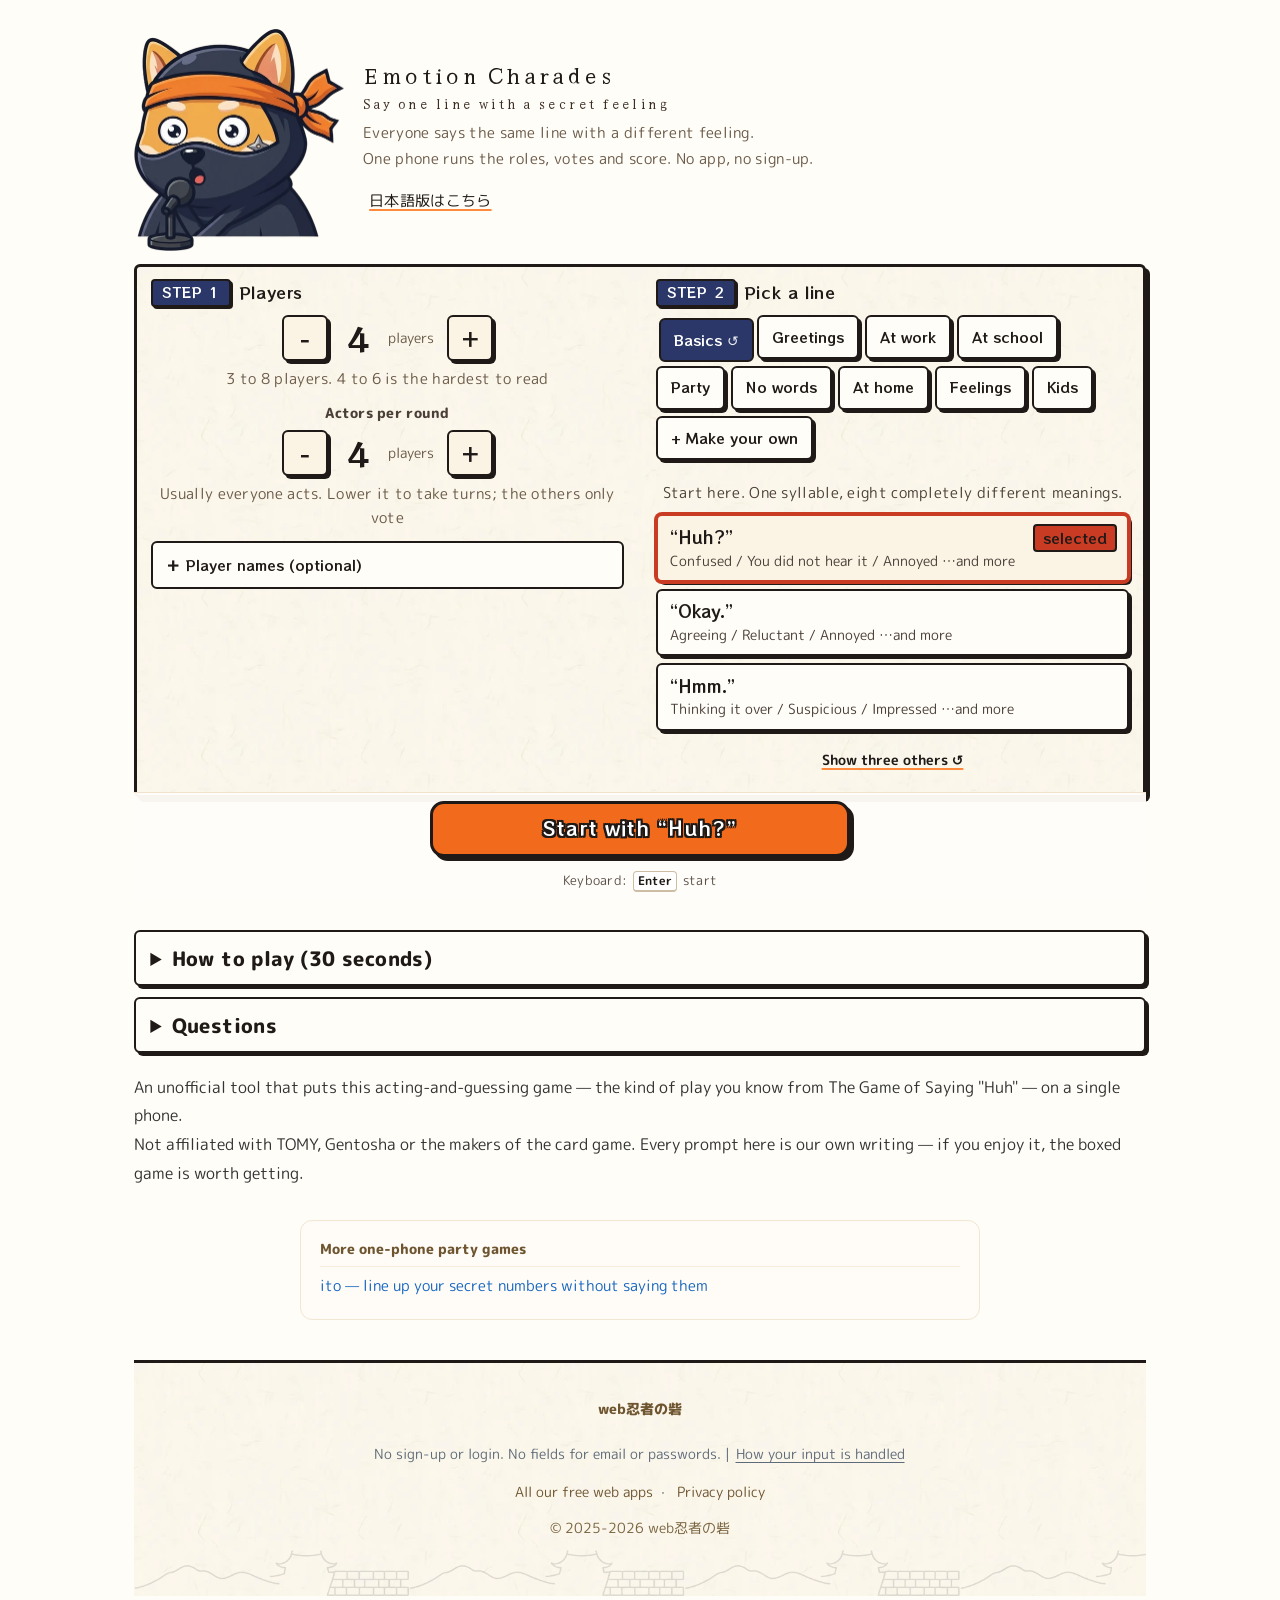
<file: en/index.html>
<!DOCTYPE html>
<html lang="en">
<head>
<meta charset="UTF-8">
<meta name="msvalidate.01" content="EF6E7C7B123A3218DAE3B152F5B0764D" />
<meta name="viewport" content="width=device-width, initial-scale=1">

<title>Emotion Charades Online — Like The Game of Saying &quot;Huh&quot; (Free, One Phone)</title>
<meta name="description" content="Emotion charades for teens, adults and ESL classes — plays like The Game of Saying &quot;Huh&quot;. Everyone says the same line, each with a secret emotion — pass one phone around, act it out, then guess the emotion. Roles, voting and scoring are handled for you. 47 prompts, 376 ways to say them. Free, no sign-up, no app.">
<link rel="canonical" href="https://haa.kkpwebninja.com/en/">
<link rel="alternate" hreflang="ja" href="https://haa.kkpwebninja.com/">
<link rel="alternate" hreflang="en" href="https://haa.kkpwebninja.com/en/">
<link rel="alternate" hreflang="x-default" href="https://haa.kkpwebninja.com/">
<meta name="robots" content="index,follow,max-image-preview:large">
<meta name="theme-color" content="#e8843a">

<meta property="og:title" content="Emotion Charades Online — like The Game of Saying &quot;Huh&quot;, on one phone">
<meta property="og:description" content="Say the same word eight different ways and see who can tell them apart. Roles, voting and scoring on a single phone.">
<meta property="og:type" content="website">
<meta property="og:url" content="https://haa.kkpwebninja.com/en/">
<meta property="og:site_name" content="Emotion Charades">
<meta property="og:image" content="https://haa.kkpwebninja.com/ogp.png?d=20260906">
<meta property="og:image:width" content="1200">
<meta property="og:image:height" content="630">
<meta name="twitter:card" content="summary_large_image">
<meta name="twitter:image" content="https://haa.kkpwebninja.com/ogp.png?d=20260906">

<link rel="icon" type="image/png" sizes="32x32" href="/favicon.png">
<link rel="icon" type="image/png" sizes="192x192" href="/favicon-192.png">
<link rel="apple-touch-icon" sizes="180x180" href="/apple-touch-icon.png">

<script type="application/ld+json">
{"@context":"https://schema.org","@type":"WebApplication","name":"Emotion Charades Online","url":"https://haa.kkpwebninja.com/en/","applicationCategory":"GameApplication","operatingSystem":"Web","inLanguage":"en","offers":{"@type":"Offer","price":"0","priceCurrency":"USD"},"author":{"@type":"Organization","name":"web忍者の砦"},"publisher":{"@type":"Organization","name":"web忍者の砦","url":"https://kkpwebninja.com/"}}
</script>

<!-- 離れて遊ぶリンクの中身（名前・お題）は # の後ろに置く。# の後ろはサーバー・GA4・Referer に届かない。
     読んだらすぐアドレス欄から消す（古い形式の ?r= ?j= ?a= も読む。GA4 より先に消す） -->
<script>
(function(){
  var L = null;
  try {
    var m = /^#(r|j|a)=([A-Za-z0-9_\-%]+)/.exec(location.hash) || /[?&](r|j|a)=([A-Za-z0-9_\-%]+)/.exec(location.search);
    if (m) {
      L = { k: m[1], v: m[2] };
      var q = location.search.replace(/([?&])(r|j|a)=[^&#]*&?/, '$1').replace(/[?&]$/, '');
      history.replaceState(null, '', location.pathname + q);
    }
  } catch (e) {}
  window.__haaLink = L;
  // ページを開いたままで別のリンク（#r= など）を開いたときは読み直す
  window.addEventListener('hashchange', function(){ if (/^#(r|j|a)=/.test(location.hash)) location.reload(); });
})();
</script>
<!-- 運営者の確認用（?kkptest=1 でこの端末だけオン・?kkptest=0 でオフ）。オンの間は GA4 を送らずAdvertisementも読まず、スマホでも配信モードを試せる -->
<script>
(function(){
  var t = false;
  try {
    if (/[?&]kkptest=1\b/.test(location.search)) localStorage.setItem('kkp-test','1');
    if (/[?&]kkptest=0\b/.test(location.search)) localStorage.removeItem('kkp-test');
    t = localStorage.getItem('kkp-test') === '1';
  } catch(e){}
  window.__kkpTest = t;
  if (!t) return;
  window['ga-disable-G-2LM85GJN0L'] = true;
  document.addEventListener('DOMContentLoaded', function(){
    var d = document.createElement('a');
    d.href = location.pathname + '?kkptest=0';
    d.textContent = 'テスト中（この端末だけ・Advertisementと計測なし）解除';
    d.style.cssText = 'position:fixed;left:6px;bottom:6px;z-index:99999;background:#3b2c22;color:#fff;font-size:14px;padding:3px 8px;border-radius:4px;opacity:.85;text-decoration:none';
    document.body.appendChild(d);
  });
})();
</script>
<script>
  window.dataLayer = window.dataLayer || [];
  function gtag(){dataLayer.push(arguments);}
  // 本番ドメインだけで計測する（*.pages.dev に来るボットの0秒訪問で数字が崩れていたため）
  if (/(^|\.)kkpwebninja\.com$/.test(location.hostname)) {
    var gs = document.createElement('script'); gs.async = true;
    gs.src = 'https://www.googletagmanager.com/gtag/js?id=G-2LM85GJN0L';
    document.head.appendChild(gs);
    gtag('js', new Date());
    // page_location に # の後ろを入れない（リンクの名前を GA4 に残さない）
    gtag('config', 'G-2LM85GJN0L', { page_location: location.origin + location.pathname + location.search });
  }
</script>
<!-- 共通部品 kit（kkp-kit を kit/ にコピーしたもの）。配信モードの判定（KKit.stream）をAdvertisementより先に使うので defer なしで読む -->
<script src="/kit/kit.js?v=d7b7a27"></script>
<script>KKit.stream.init({ key: 'haa-stream' });</script>
<!-- 配信モード（Advertisementなし）のときは AdSense を読み込まない。切り替えたときはページを読み直す -->
<script>
(function(){
  // 配信モードは kit の KKit.stream（PC幅768以上で手動・?mode=stream。キーは今までの haa-stream）。
  // スマホ（スマホ1台を回して遊ぶふだんの使い方）では効かない。Advertisementなしで遊ぶ抜け道にしないため
  var on = false; // 英語版は配信モードなし
  window.__haaStream = on;
  // 参加者画面（離れて遊ぶリンク）：配信モードで作られたリンク（s:1）のときはAdvertisementを読まない。
  // 参加者画面は1回ぶんの役・候補・答えを見るだけで、ゲーム本体は遊べない（トップへはページを読み直して移る）
  var gs = false;
  try {
    var L = window.__haaLink, m = L ? [0, L.k, L.v] : null, o = null;
    if (m){
      var raw = decodeURIComponent(m[2]).replace(/-/g,'+').replace(/_/g,'/');
      o = JSON.parse(decodeURIComponent(escape(atob(raw + '==='.slice((raw.length+3)%4)))));
    } else if (/[?&]play\b/.test(location.search)){
      o = JSON.parse(sessionStorage.getItem('haa-guest-card') || 'null');
    }
    if (o && o.v === 2 && o.s === 1) gs = true;
    // 配信モードの小窓（QRを出す別ウィンドウ・q を持つ）もAdvertisementを読まない
    if (o && !o.v && typeof o.q === 'string') gs = true;
  } catch(e){}
  window.__haaGuestNoAd = gs;
  // 2026-11-27 録画モード（?rec=1・インスタ用の縦画面）もAdvertisementを読まない（kit の KKit.rec）
  if (on || gs || window.__kkpTest || KKit.rec.noAds()) return;
  // 読み込みが終わってから push する（読み込み前に積んだ push が自動Advertisementの枠に取られることがあった）
  var state = 0, waits = [];
  window.__haaLoadAds = function(cb){
    if (cb) { if (state === 2) cb(); else waits.push(cb); }
    if (state) return; state = 1;
    var s = document.createElement('script');
    s.async = true; s.crossOrigin = 'anonymous';
    s.onload = s.onerror = function(){ state = 2; var w = waits; waits = []; w.forEach(function(f){ try { f(); } catch (e) {} }); };
    s.src = 'https://pagead2.googlesyndication.com/pagead/js/adsbygoogle.js?client=ca-pub-1298304917726270';
    document.head.appendChild(s);
  };
  // 2026-10-19 参加者画面（s なしのリンク）は、役・候補を見ている間はAdvertisementのスクリプト自体を読まない（自動Advertisementも出さない）。答え合わせのあとに読む
  if (o && o.v === 2) return;
  window.__haaLoadAds();
})();
</script>

<link rel="preconnect" href="https://fonts.googleapis.com">
<link rel="preconnect" href="https://fonts.gstatic.com" crossorigin>
<link href="https://fonts.googleapis.com/css2?family=M+PLUS+Rounded+1c:wght@400;700;800&display=swap" rel="stylesheet">
<!-- 共通部品 D4（kkp-kit を kit/ にコピーしたもの。中は手で直さず kkp-kit 側で直して sync.sh） -->
<!-- k-fonts:start -->
<link href="https://fonts.googleapis.com/css2?family=Yuji+Syuku&family=RocknRoll+One&display=swap&text=0123456789EPQRST%E2%86%92%E2%86%B6%E2%86%BA%E2%88%92%E2%91%A0%E2%91%A1%E2%91%A2%E2%91%A3%E2%91%A4%E2%91%A5%E2%91%A6%E2%91%A7%E3%80%81%E3%80%82%E3%80%8C%E3%80%8D%E3%81%81%E3%81%82%E3%81%84%E3%81%86%E3%81%87%E3%81%88%E3%81%8A%E3%81%8B%E3%81%8C%E3%81%8D%E3%81%8F%E3%81%90%E3%81%91%E3%81%92%E3%81%93%E3%81%94%E3%81%95%E3%81%96%E3%81%97%E3%81%98%E3%81%99%E3%81%9A%E3%81%9B%E3%81%9D%E3%81%9E%E3%81%9F%E3%81%A0%E3%81%A1%E3%81%A3%E3%81%A4%E3%81%A5%E3%81%A6%E3%81%A7%E3%81%A8%E3%81%A9%E3%81%AA%E3%81%AB%E3%81%AD%E3%81%AE%E3%81%AF%E3%81%B0%E3%81%B1%E3%81%B2%E3%81%B3%E3%81%B5%E3%81%B6%E3%81%B8%E3%81%B9%E3%81%BB%E3%81%BC%E3%81%BE%E3%81%BF%E3%82%80%E3%82%81%E3%82%82%E3%82%83%E3%82%84%E3%82%85%E3%82%86%E3%82%87%E3%82%88%E3%82%89%E3%82%8A%E3%82%8B%E3%82%8C%E3%82%8D%E3%82%8F%E3%82%92%E3%82%93%E3%82%A2%E3%82%A4%E3%82%AB%E3%82%AD%E3%82%AF%E3%82%B1%E3%82%B2%E3%82%B3%E3%82%B4%E3%82%B5%E3%82%B9%E3%82%BC%E3%82%BF%E3%83%83%E3%83%86%E3%83%88%E3%83%89%E3%83%8A%E3%83%93%E3%83%94%E3%83%97%E3%83%9E%E3%83%A0%E3%83%A1%E3%83%A4%E3%83%A9%E3%83%AA%E3%83%AC%E3%83%B3%E3%83%BB%E3%83%BC%E4%B8%80%E4%B8%88%E4%B8%8A%E4%B8%8B%E4%B8%96%E4%B8%AD%E4%BA%86%E4%BA%8B%E4%BA%8C%E4%BA%BA%E4%BB%8A%E4%BB%95%E4%BB%BB%E4%BC%9A%E4%BD%9C%E4%BD%BF%E4%BF%A1%E5%85%88%E5%85%A5%E5%85%A8%E5%87%BA%E5%88%86%E5%8B%95%E5%8B%9D%E5%8F%A3%E5%8F%B7%E5%90%88%E5%90%8C%E5%90%8D%E5%91%8A%E5%93%81%E5%93%A1%E5%95%8F%E5%9B%9E%E5%A3%B0%E5%A4%A7%E5%A4%A9%E5%A4%AB%E5%A4%B1%E5%A7%8B%E5%AD%90%E5%AD%A6%E5%AE%9A%E5%AE%9F%E5%AE%B6%E5%AF%9D%E5%B1%8A%E5%B1%8B%E5%B8%B0%E5%B9%B3%E5%B9%B4%E5%B9%B9%E5%BA%83%E5%BA%A6%E5%BD%93%E5%BD%B9%E5%BF%98%E6%80%9D%E6%81%AF%E6%83%85%E6%84%8F%E6%84%9F%E6%88%90%E6%88%BB%E6%89%8B%E6%89%8D%E6%89%BF%E6%8A%95%E6%8A%9E%E6%8A%BC%E6%8C%81%E6%8C%AF%E6%95%B0%E6%96%B0%E6%96%B9%E6%97%8F%E6%97%A5%E6%97%A9%E6%99%AF%E6%9B%B8%E6%9C%88%E6%9C%AB%E6%9C%AC%E6%9D%A5%E6%9D%AF%E6%A0%A1%E6%A4%9C%E6%AC%A1%E6%AD%A3%E6%B0%97%E6%B3%81%E6%B6%88%E6%B8%88%E6%B8%A1%E6%B8%AC%E6%BC%94%E7%84%A1%E7%8E%89%E7%94%9F%E7%94%B3%E7%94%BB%E7%95%AA%E7%96%B2%E7%99%BA%E7%9B%AE%E7%9C%81%E7%9C%89%E7%9F%A5%E7%A2%BA%E7%A4%BC%E7%A5%9E%E7%A5%A8%E7%A7%92%E7%AB%AF%E7%AC%91%E7%AD%94%E7%B5%82%E7%B6%9A%E7%B8%BE%E8%80%85%E8%81%9E%E8%81%B4%E8%87%AA%E8%91%89%E8%A1%8C%E8%A1%A8%E8%A6%8B%E8%A6%96%E8%A6%9A%E8%A7%A3%E8%A8%80%E8%A8%88%E8%A8%8E%E8%A8%AD%E8%A8%B3%E8%A9%B1%E8%AA%8D%E8%AA%AD%E8%B2%A0%E8%B2%B8%E8%B2%BC%E8%B3%AA%E9%81%8A%E9%81%B8%E9%83%A8%E9%85%8D%E9%96%89%E9%96%8B%E9%99%A4%E9%9B%A3%E9%9B%BB%E9%9D%A2%E9%A0%86%E9%A1%8C%E9%A1%98%E9%A3%B2%E9%A6%96%E9%BC%BB%EF%BC%81%EF%BC%88%EF%BC%89%EF%BC%8B%EF%BC%9F" rel="stylesheet">
<!-- k-fonts:end -->
<link rel="stylesheet" href="/kit/kit.css?v=d7b7a27">
<style>
:root{
  --orange:#ff8a3d; --orange-d:#a8501a; --cream:#fff8f0; --paper:#fffdf9;
  --ink:#3b2c22; --muted:#6b5a48; --line:#f0e2cc; --ok:#5b9e6e; --ng:#c0603f;
}
*{box-sizing:border-box}
html,body{margin:0;padding:0}
body{
  background:var(--cream);color:var(--ink);
  font-family:"Nunito","Avenir Next","Segoe UI",system-ui,sans-serif;
  font-size:16px;line-height:1.75;-webkit-text-size-adjust:100%;
}
.wrap{max-width:640px;margin:0 auto;padding:16px 14px 56px}

header{text-align:center;padding:.4rem 0 .2rem}
.hero{display:flex;flex-direction:column;align-items:center}
.hero-pic{display:none}
.hen{font-size:.875rem;margin:.4rem 0 0}.hen a{color:#6b5a48}
/* 2026-10-19 本家を応援する一文（h1直下・小さく） */
header .hero-t p.hero-fan{font-size:.875rem;line-height:1.5;margin:0 0 .35rem;color:var(--muted)}
header .hero-fan a{color:#b84a00}
.hbar{display:none;align-items:baseline;gap:.6rem;padding:.35rem 0 .5rem;border-bottom:2px solid var(--orange);margin:0 0 10px;text-align:left}
.hb-name{font-weight:800;font-size:.95rem;color:var(--orange-d);white-space:nowrap}
@media(max-width:480px){.hb-url{display:none}}
.hb-url{font-size:.875rem;color:var(--muted);letter-spacing:.02em}
.hb-step{margin-left:auto;font-size:.875rem;color:var(--muted);white-space:nowrap}
body.playing .hero{display:none}
body.playing .hbar{display:flex}
@media(min-width:768px){
  .hero{flex-direction:row;text-align:left;gap:1.2rem;align-items:center;padding:.4rem 0 .6rem}
  .hero-pic{display:block;width:210px;height:auto;flex:none}
  .hero-t h1{font-size:1.5rem;margin-bottom:.4rem}
  .hero-t p{font-size:.95rem}
}
h1{font-size:1.2rem;line-height:1.45;margin:0 0 .3rem;text-wrap:balance}
h1 .h1-sub{display:block;font-size:.875rem;font-weight:400;color:var(--ink);margin-top:.1rem}
header p{font-size:.875rem;color:var(--muted);margin:0}
body.returning header p,
body.returning header .hbadges{display:none}
body.returning header h1{font-size:1.02rem}

.card{background:var(--paper);border:1px solid var(--line);border-radius:16px;
  padding:1rem .9rem 1.1rem;margin:0 0 1rem}
.card.hidden{display:none}
h2{font-size:1rem;margin:0 0 .5rem;display:flex;align-items:center;gap:.5rem}
.step-label{background:var(--orange);color:#1f1a17;font-size:.875rem;font-weight:800;
  padding:.15rem .55rem;border-radius:999px;letter-spacing:.04em;flex:none}

.stats-bar{display:flex;flex-wrap:nowrap;align-items:baseline;gap:.6rem;
  margin:0 0 .7rem;padding:.32rem .7rem;background:#fffaf2;border:1px solid var(--line);
  border-radius:9px;font-size:.875rem;color:var(--muted);overflow-x:auto}
.stats-bar b{color:var(--orange-d);font-weight:800;font-size:.9rem}
.stats-bar>*{flex:none}
.stats-bar .sb-r{margin-left:auto;white-space:nowrap}
.stats-bar.hidden{display:none}

.num{display:flex;align-items:center;justify-content:center;gap:.8rem;margin:.2rem 0}
.num .val{font-size:2rem;font-weight:900;color:var(--orange-d);min-width:2.2rem;text-align:center}
.num .unit{font-size:.875rem;color:var(--muted)}
.btn-ghost{width:46px;height:46px;border-radius:50%;border:2px solid var(--line);
  background:#fff;font-size:1.3rem;color:var(--orange-d);cursor:pointer;line-height:1}
.stream-sw{display:none;align-items:center;gap:.5rem;justify-content:center;margin:.8rem 0 .2rem;font-size:.875rem;color:var(--muted);cursor:pointer}
.stream-note{display:none}
.stream-txt{display:none}
body.stream .stream-txt{display:inline}
body.stream .normal-txt{display:none}
.view-open{display:none;text-align:center;margin:.2rem 0 .4rem}
body.stream .view-open{display:block}
/* 配信モードは説明を減らしてお題の3択まで1画面に */
body.stream .hero-t p:not(.hen){display:none}
body.stream .hero-pic{width:130px}
body.stream .hero-t h1{font-size:1.25rem;margin:0}
body.stream #playersHint{display:none}
.view-open{border-top:2px solid var(--k-shu,#c93b23);border-bottom:1px solid rgba(31,26,23,.15);padding:8px 0 4px}
.haa-live[hidden]{display:none}
#haaResume{text-align:left}
/* 遊んでいる間の「表示ページ：つながっています」（配信するときだけ） */
.haa-live{display:flex;align-items:center;justify-content:flex-end;gap:10px;margin:0 0 6px}
.haa-live .k-btn{min-height:40px;padding:0 12px;font-size:14px}
.view-open .vo-h{margin:0 0 6px;font-size:15px;line-height:1.5}
.view-open .vo-live{margin:0 0 6px}
.view-open .k-view-open{justify-content:center;text-align:left}
.view-open summary{cursor:pointer;color:var(--k-text-2,#4a3f37);font-size:14px;padding:6px 0;min-height:36px}
.cand-n{display:none;align-items:center;justify-content:center;gap:.6rem;flex-wrap:wrap;margin:.5rem 0}
body.stream .cand-n,body[data-players="1"] .cand-n{display:flex}
.cand-n .btn-ghost{width:40px;height:40px}
.cn-l{font-weight:800;color:var(--muted);font-size:.9rem}
.cn-v{font-size:.95rem;color:var(--muted)}.cn-v b{font-size:1.6rem;color:var(--orange-d);margin-right:.15rem}
.cn-h{font-size:.875rem;color:var(--muted)}
body.stream.playing .shop-mini{display:none}
/* 配信モードでは主ボタンを画面下に固定（PCでもスクロールせずに押せる） */
body.stream #dock{position:sticky;bottom:0;z-index:50;background:#fffdf9;box-shadow:0 -6px 12px rgba(255,253,249,.9);border-top:1px solid var(--line);padding:10px 0 12px;margin:0 0 12px}
@media(min-width:768px){.stream-note{display:block;margin-top:0}}
body.stream .act-lbl,body.stream #actDec,body.stream #actInc,body.stream #actorCount,body.stream #actHint,body.stream .act-lbl+.num{display:none}
/* 1人のときは「1回に演じる人」は選ぶ意味がないので隠す（候補の数の欄は残す） */
body[data-players="1"] .act-lbl:not(.cand-n .act-lbl),body[data-players="1"] #actHint,body[data-players="1"] .act-lbl:not(.cand-n .act-lbl)+.num{display:none}
body.stream #postOnly{display:none!important}
.sfx-sw{display:none!important}
/* 2026-11-24 答えが出た瞬間、下の帯に「当たり◯票・はずれ◯票」をひと目で（ユーザー承認B・人気アプリの型）。色だけに頼らず ○× と文字で */
#dockRes{display:none}
#dock[data-step=result] #dockRes:not([hidden]){display:flex;align-items:center;justify-content:center;gap:10px;flex-wrap:wrap;min-height:40px;padding:4px 8px;border:2px solid var(--k-sumi,#1f1a17);border-radius:8px;background:#fffdf8;font-weight:800;font-size:16px;line-height:1.3;animation:k-rv .32s ease-out both}
#dockRes .dr-ok{color:#2f6b3f}#dockRes .dr-ng{color:#c93b23}
#dockRes.all{background:#8cbf3f;color:#1f1a17;border-color:#1f1a17}#dockRes.all .dr-ok{color:#1f1a17}
body.stream #dockRes{display:none!important}
/* 2026-11-24 ホーム画面に追加の帯は下の固定バー（#dock）にかぶせない */
#haaInstall{bottom:calc(var(--dock-h,76px) + 10px)!important}
/* 2026-11-24 スマホは開いてすぐ「人数を選ぶ」（ユーザー承認①A）。上の説明は題名と1文だけにし、
   非公式の一言は市販版の欄の下へ（.fan-sp）、「パソコンで開いて」は始めるボタンの下へ移す */
.fan-sp{display:none}
@media(max-width:559px){
  header .hero-fan{display:none}
  .fan-sp{display:block;margin:.4rem 0 0;font-size:.8125rem;color:#6b5d4f;line-height:1.6}
}
/* 2026-10-21 遊び方（3つから1つ）。オンライン・配信はPC幅768以上だけ。スマホは1行の案内だけ */
.play-mode{display:none}
.pm-sp{margin:.6rem 0 .2rem}
@media(min-width:768px){
  .pm-sp{display:none}
  .play-mode{display:grid;gap:6px;margin:.2rem 0 .9rem;text-align:left}
  .pm-h{margin:0;font-size:15px;font-weight:800;color:var(--sumi,#1f1a17)}
  .pm-o{display:grid;grid-template-columns:auto 1fr;column-gap:10px;align-items:center;min-height:48px;padding:8px 12px;border:2px solid #d9cbb6;border-radius:8px;background:#fff;cursor:pointer}
  .pm-o input{grid-row:1/3;width:20px;height:20px;margin:0;accent-color:#c93b23}
  .pm-o:has(input:checked){border-color:#c93b23;background:#fff6ea}
  .pm-t{font-size:16px;font-weight:800;color:#1f1a17;line-height:1.35}
  .pm-t small{font-size:14px;font-weight:700;color:#5c4d3d}
  .pm-d{font-size:14px;color:#5c4d3d;line-height:1.4}
}
.cast-sw{display:none}
body.stream .cast-sw{display:flex;flex-wrap:wrap;justify-content:center;gap:.2rem 1.2rem;margin:.3rem 0 .2rem}
.cast-sw label{display:flex;align-items:center;gap:.45rem;min-height:44px;font-size:1.05rem;cursor:pointer}
.cast-sw input{width:20px;height:20px;accent-color:var(--orange)}
.cast-sw .hint{flex-basis:100%;margin:0;text-align:center}
body.stream .sfx-sw{display:flex!important;margin-top:0}
body.stream .lis-sw.off{display:none!important}
/* 候補の数（配信モード）：人数のすぐ下に、見出しを大きく（2026-10-21「選択肢もっと増やしてやりたい」） */
.cn-mem{display:none}
body.stream .cand-n .cn-l{font-size:1.15rem;font-weight:800;color:var(--ink)}
body.stream .cand-n .cn-v{font-size:1.2rem}
body.stream .cand-n .cn-mem{display:inline}
.stream-sw input{width:20px;height:20px;accent-color:var(--orange)}
@media(min-width:768px){.stream-sw{display:flex}}
body.stream .stream-sw{font-size:1.05rem}
body.stream .deal-link{font-size:1rem;min-height:44px;font-weight:700;color:var(--orange-d);border-color:var(--orange)}
body.stream .deal-remote{font-size:1.05rem}
.names-box{margin:.7rem 0 .2rem;background:#fffdf9;border:1px solid #f0e4d0;border-radius:12px;padding:0 .8rem}
.names-sum{list-style:none;cursor:pointer;min-height:44px;padding:.4rem 0;font-size:.875rem;color:var(--orange-d);font-weight:bold;display:flex;align-items:center;gap:.4rem}
.names-sum::-webkit-details-marker{display:none}
.names-sum::before{content:"＋";font-weight:900}
.names-box[open] .names-sum::before{content:"−"}
.names-sum span{font-weight:normal;color:var(--muted);font-size:.875rem}
.names-grid{display:grid;grid-template-columns:1fr;gap:.35rem;padding-bottom:.5rem}
@media (min-width:560px){.names-grid{grid-template-columns:repeat(2,1fr)}}
.names-row{display:flex;align-items:center;gap:.45rem}
.names-row .nm-dot{flex:0 0 auto;width:1.1rem;height:1.1rem;border-radius:50%}
.names-row input{flex:1 1 0;min-width:0;box-sizing:border-box;font-family:inherit;font-size:16px;padding:7px 9px;border:1px solid #e6d5bd;border-radius:8px;background:#fff}
.names-row input:focus{outline:2px solid var(--orange);border-color:transparent}
.names-clear{background:none;border:none;color:#6b5a48;font-family:inherit;font-size:.875rem;text-decoration:underline;cursor:pointer;padding:4px 8px 10px;min-height:44px;display:block;margin:0 auto}
.act-lbl{text-align:center;font-size:.875rem;font-weight:800;color:var(--muted);margin:.7rem 0 0}
.site-credit{text-align:center;font-size:.875rem;color:#b9a68a;margin:.6rem 0 0;letter-spacing:.02em}
.hint{text-align:center;font-size:.875rem;color:var(--muted);margin:.1rem 0 .2rem}

/* カテゴリは横スライド（縦に積むと選ぶ前に画面を使い切る） */
.cat-scroll{position:relative;margin:0 -0.9rem .6rem}
.cat-scroll::after{content:"";position:absolute;top:0;right:0;bottom:.4rem;width:26px;
  pointer-events:none;background:linear-gradient(90deg,transparent,rgba(255,253,249,.96))}
.cat-grid{display:flex;gap:.4rem;overflow-x:auto;padding:.15rem 1.2rem .5rem .9rem;
  scroll-snap-type:x proximity;scrollbar-width:none;-webkit-overflow-scrolling:touch}
.cat-grid::-webkit-scrollbar{display:none}
.cat-btn{flex:0 0 auto;scroll-snap-align:start;white-space:nowrap;
  background:#fff5e6;border:2px solid var(--line);color:var(--ink);
  padding:.45rem .8rem;border-radius:999px;font:inherit;font-size:.88rem;cursor:pointer}
.cat-btn.active{background:var(--orange);border-color:var(--orange);color:#1f1a17;font-weight:700}
/* 選択中のタブをもう一度押すと別の3つが出る。それが分かるように印を出す */
.cat-btn.active::after{content:" ↺";font-weight:400;opacity:.9}
.redraw{display:block;margin:.5rem auto 0;background:none;border:none;color:var(--orange-d);font:inherit;font-size:.875rem;font-weight:700;text-decoration:underline;cursor:pointer;padding:8px 12px;min-height:44px}
body[data-cat="mine"] .redraw{display:none}
.pick-item{position:relative}
.pick-item[aria-pressed="true"]::after{content:"selected";position:absolute;top:.5rem;right:.6rem;font-size:.875rem;font-weight:800;color:#1f1a17;background:var(--orange);border-radius:999px;padding:.12rem .5rem}
/* PCではカテゴリを折り返して全部見せる（横スクロールはマウスで動かしにくい） */
@media(min-width:768px){.cat-scroll{margin:0 0 .6rem}.cat-scroll::after{display:none}.cat-grid{flex-wrap:wrap;overflow:visible;padding:.15rem 0 .3rem}}
.cat-desc{font-size:.875rem;color:var(--muted);text-align:center;margin:0 0 .6rem}
body.returning .cat-desc{display:none}

/* お題の3択（1つずつ引かせるより選ばせる方が早く決まる） */
.next-pick{margin:.9rem 0 .2rem;padding:.7rem .8rem;border:1px dashed var(--line);border-radius:12px;background:#fff}
.np-h{font-weight:800;font-size:.92rem;margin:0 0 .45rem}
.np-ts{display:none}
body.stream .np-t{display:none}
body.stream .np-ts{display:inline}
.np-cat{font-weight:400;font-size:.875rem;color:var(--muted);margin-left:.5rem}
.np-links{display:flex;justify-content:center;gap:1.2rem;margin-top:.3rem}
.np-link{background:none;border:none;color:var(--orange-d);font:inherit;font-size:.875rem;font-weight:700;text-decoration:underline;cursor:pointer;padding:8px 6px;min-height:44px}
body.veiling .next-pick{display:none}
body[data-cat="mine"] .next-pick{display:none}
body.stream .np-h{font-size:1.2rem}body.stream .np-link{font-size:1.05rem}
.pick-list{display:flex;flex-direction:column;gap:.4rem}
.pick-item{display:block;width:100%;text-align:left;cursor:pointer;padding:.55rem .75rem;
  border:1.5px solid var(--line);border-radius:10px;background:#fffdf9;font:inherit;line-height:1.45}
.pick-item[aria-pressed="true"]{border-color:var(--orange);background:#fff3e2}
.pick-item .pi-w{display:block;font-weight:800;font-size:1.05rem;color:var(--orange-d)}
.pick-item .pi-s{display:block;font-size:.875rem;color:var(--muted);margin-top:.1rem}
/* 入れ替わったことを一瞬の動きで伝える（押しても変化が見えないと二度押されない） */
@keyframes pick-in{from{opacity:0;transform:translateY(-3px)}to{opacity:1;transform:none}}
.pick-list.swap .pick-item{animation:pick-in .18s ease both}
@media (prefers-reduced-motion:reduce){.pick-list.swap .pick-item{animation:none}}

.btn-primary{display:block;width:100%;padding:.85rem;border:none;border-radius:999px;
  background:var(--orange);color:#1f1a17;font:inherit;font-weight:800;font-size:1.02rem;
  cursor:pointer;box-shadow:0 4px 12px rgba(224,123,57,.28);margin-top:.8rem}
.btn-sub{display:block;width:100%;padding:.7rem;border:2px solid var(--line);border-radius:999px;
  background:#fff;color:var(--ink);font:inherit;font-size:.92rem;cursor:pointer;margin-top:.5rem}

/* 配役カード：itoと同じ「回して見る」 */
.deal-grid{display:grid;grid-template-columns:repeat(auto-fill,minmax(80px,1fr));gap:.55rem;margin-top:.6rem}
.deal-cell{display:flex;flex-direction:column;gap:.3rem}
.deal-link{background:#fff;border:1px solid var(--line);border-radius:8px;font:inherit;font-size:.875rem;color:var(--muted);padding:.3rem 0;min-height:32px;cursor:pointer}
.deal-remote{margin-top:.6rem}
.deal-card{aspect-ratio:3/4;border-radius:14px;border:1.5px solid rgba(255,255,255,.9);
  background:url('/kit/img/paper.webp') 0 0/128px 128px repeat,
    linear-gradient(145deg,rgba(255,255,255,.28),transparent 38%,rgba(0,0,0,.10)),
    var(--pc,linear-gradient(135deg,#ff8a3d,#ff6b9d));
  background-blend-mode:soft-light,normal,normal;
  box-shadow:0 8px 18px rgba(38,23,11,.2),inset 0 0 0 1px rgba(255,255,255,.45);
  display:flex;flex-direction:column;align-items:center;justify-content:center;gap:.2rem;
  color:#fff;font:inherit;font-weight:800;cursor:pointer;position:relative;overflow:hidden}
.deal-card::before{content:"tap";position:absolute;top:6px;left:50%;transform:translateX(-50%);
  padding:2px 7px;border-radius:999px;background:rgba(20,15,10,.66);font-size:.875rem;letter-spacing:.06em}
.deal-card .n{font-size:1.5rem;line-height:1;text-shadow:0 1px 3px rgba(0,0,0,.28)}
.deal-card .who{font-size:.875rem;opacity:.95}
.deal-card.done{filter:saturate(.55) brightness(.92)}
.deal-card.done::after{content:"done";position:absolute;bottom:6px;left:50%;transform:translateX(-50%);
  font-size:.875rem;background:rgba(20,15,10,.6);padding:2px 6px;border-radius:999px}

/* 自分の配役を見る画面。紫グラデは他の画面から浮くので藍の和紙にする */
.reveal{position:fixed;inset:0;z-index:1000;display:none;flex-direction:column;
  align-items:center;justify-content:center;text-align:center;padding:1.4rem;color:#fff}
/* 藍の札の地は kit の .k-reveal-bg（.reveal・.stage・.g-stage は HTML にクラス） */
.reveal.show{display:flex}
.reveal .who{font-size:1rem;opacity:.9;margin-bottom:.6rem}
.reveal .word{font-size:1.1rem;opacity:.85;margin-bottom:.2rem}
.reveal .act{background:#fff;color:var(--ink);border-radius:16px;padding:1.1rem 1.3rem;
  font-size:1.45rem;font-weight:900;line-height:1.4;box-shadow:0 14px 34px rgba(0,0,0,.42);
  max-width:22rem;border:5px solid var(--orange)}
.reveal .warn{margin-top:.8rem;font-size:.875rem;color:#ffd8a8}
.reveal .btn-w{background:#fff;color:var(--ink);border:none;border-radius:999px;
  padding:.75rem 1.6rem;font:inherit;font-weight:800;font-size:1rem;cursor:pointer;margin-top:1.1rem}

/* 投票：カード版でいちばん面倒なところ。ここをスマホが引き受ける */
.vote-who{font-weight:800;text-align:center;margin:.2rem 0 .5rem;font-size:1rem}
.vote-list{display:flex;flex-direction:column;gap:.4rem}
.vote-item{display:block;width:100%;text-align:left;padding:.6rem .8rem;border:1.5px solid var(--line);
  border-radius:10px;background:#fffdf9;font:inherit;cursor:pointer;line-height:1.4}
.vote-item[aria-pressed="true"]{border-color:var(--orange);background:#fff3e2;font-weight:700}
.vote-prog{text-align:center;font-size:.875rem;color:var(--muted);margin:.5rem 0 0}

.res-row{display:flex;align-items:center;gap:.6rem;padding:.55rem .2rem;border-top:1px solid var(--line)}
.res-row .nm{font-weight:800;min-width:4.2rem}
.res-row .act{flex:1;font-size:1rem;font-weight:700}
.ans-l{display:inline-block;font-size:.875rem;font-weight:800;color:#1f1a17;background:var(--orange);border-radius:4px;padding:.05rem .4rem;margin-right:.45rem;vertical-align:middle}
.res-row .mk{font-weight:800;font-size:.9rem}
.res-row .mk.o{color:var(--ok)}
.res-row .mk.x{color:var(--ng)}
/* 答えのカード：演技の舞台と同じ濃紺。番号と気持ちを大きく */
.ans-grid{display:grid;grid-template-columns:1fr;gap:.6rem;margin:.2rem 0 .2rem}
@media(min-width:560px){.ans-grid:not(.one){grid-template-columns:1fr 1fr}}
.ans-grid.veiled{display:none}
.ans-card{display:block;border:0;padding:.8rem .9rem .9rem;border-radius:14px;color:#fff;
  background:#16213a url('/kit/img/reveal-bg.webp') center/cover no-repeat;box-shadow:0 6px 16px rgba(22,33,58,.18)}
.ans-top{display:flex;align-items:center;gap:.45rem;font-size:.875rem;opacity:.95}
.ans-dot{width:.8rem;height:.8rem;border-radius:50%;background:var(--pc);flex:none;box-shadow:0 0 0 2px rgba(255,255,255,.7)}
.ans-name{font-weight:800}
.ans-word{margin-left:auto;opacity:.8}
.ans-main{display:flex;align-items:center;gap:.6rem;background:#fff;color:var(--ink);border-radius:10px;
  padding:.6rem .75rem;margin-top:.5rem;border:3px solid var(--orange)}
.ans-kick{font-size:.875rem;font-weight:900;color:#1f1a17;background:var(--orange);border-radius:4px;padding:.1rem .4rem;flex:none}
.ans-no{font-size:1.9rem;font-weight:900;color:var(--orange-d);line-height:1}
.ans-act{font-size:1.15rem;font-weight:900;line-height:1.35}
.ans-votes{display:flex;flex-wrap:wrap;gap:.35rem;margin-top:.55rem}
.vc{font-size:.875rem;font-weight:700;border-radius:999px;padding:.15rem .6rem}
.vc.ok{background:#e6f4ea;color:#2f7a45}
.vc.ng{background:rgba(255,255,255,.18);color:#fff}
.vc small{opacity:.85}
.sr-rk{font-size:.875rem;color:var(--muted);font-weight:800}
.sr.top .sr-rk{color:#1f1a17;background:var(--orange);border-radius:999px;text-align:center;padding:.1rem 0;font-size:.875rem}
.sr.top .sr-nm,.sr.top b{font-weight:900}
.sr-nm{font-weight:700;white-space:nowrap;overflow:hidden;text-overflow:ellipsis}
.sr-rd{font-size:.875rem;font-weight:400;color:var(--muted);margin-left:.5rem}
.sr-add{display:block;font-size:.875rem;color:var(--muted);font-weight:700;line-height:1}
.sr-reset{display:block;margin:.5rem auto 0;background:none;border:none;color:#6b5a48;font:inherit;font-size:.875rem;text-decoration:underline;cursor:pointer;padding:6px 10px;min-height:36px}
.sr-bar{height:.55rem;background:#f3e8d6;border-radius:999px;overflow:hidden}
.sr-bar i{display:block;height:100%;border-radius:999px}
body.stream .ans-top{font-size:1.2rem}
body.stream .ans-no{font-size:3.4rem}
body.stream .ans-kick{font-size:1.1rem;padding:.2rem .6rem}
body.stream .ans-grid.one .ans-main{justify-content:center;padding:1.6rem 1.2rem}
body.stream .ans-grid.one .ans-no{font-size:5rem}
body.stream .ans-grid.one .ans-act{font-size:3.2rem}
body.stream .ans-grid.one .ans-top{font-size:1.5rem}
body.stream .ans-act{font-size:2.2rem}
body.stream .ans-card{padding:1.2rem 1.4rem 1.3rem}
body.stream .ans-main{padding:1rem 1.2rem}
body.stream .vc{font-size:1rem}
.score{margin-top:.8rem;padding:.7rem .9rem;background:#fffaf2;border:1px solid var(--line);border-radius:12px}
.score h3{margin:0 0 .35rem;font-size:.92rem}
.score .sr{display:grid;grid-template-columns:2.6rem minmax(4.5rem,max-content) 1fr 3rem;align-items:center;gap:.6rem;font-size:.95rem;padding:.3rem 0}
.score .sr b{text-align:right}
.score .sr b{color:var(--orange-d)}

.shop{margin:1.2rem 0 0;padding:.9rem 1rem;background:var(--paper);border:1px solid var(--line);border-radius:12px}
.shop h3{font-size:.95rem;margin:0 0 .1rem}
.shop .pr{display:block;font-size:12px;color:var(--muted);letter-spacing:.06em;margin-bottom:.6rem}
.shop p{margin:0 0 .5rem;font-size:.875rem;color:var(--muted);line-height:1.7}
.shop .buy{display:inline-block;margin:0 .5rem .4rem 0;padding:.35rem .9rem;font-size:.875rem;
  border:1px solid var(--orange);border-radius:999px;color:var(--orange-d);text-decoration:none;background:#fff}
.shop .buy.alt{border-color:var(--line);color:var(--muted)}

.ad-slot{margin:1.4rem 0;padding:12px 0;text-align:center;
  border-top:1px dashed var(--line);border-bottom:1px dashed var(--line)}
.ad-label{font-size:10.5px;letter-spacing:.14em;color:var(--muted);margin-bottom:6px}
.ad-slot ins.adsbygoogle{display:block;width:300px;height:250px;margin:0 auto}
@media(min-width:760px){.ad-slot ins.adsbygoogle{width:336px;height:280px}}

/* 読み物部分（遊び方・FAQ・注記）：白地・16px・#333・行間1.8 */
details.block{background:#fff;border:1px solid var(--line);border-radius:8px;
  padding:.1rem .9rem;margin:0 0 .7rem;color:#333;font-size:16px;line-height:1.8}
details.block summary{cursor:pointer;font-weight:700;padding:.6rem 0;font-size:20px;line-height:1.5}
details.block h2{display:inline;font-size:20px;margin:0;color:#333}
details.block p{margin:0 0 .8rem}
dl{margin:0 0 .6rem}
dt{font-weight:700;margin-top:1rem;font-size:16px;color:#333}
dd{margin:.2rem 0 0;font-size:16px;color:#333}
.note{font-size:.88rem;color:#333;text-align:left;line-height:1.8}
a{color:#1565c0}

/* 見た目の調整（2026-09-24・AIっぽさを消す）: 影・グラデーション・大きな角丸・英字の飾り見出しをやめる（測定から生成し、機能に関わる部品は手で除外）。元のルールは上に残し上書き。 */
body { background: #fff; }
#step-setup { border-radius: 8px; }
span.step-label { border-radius: 3px; }
button.cat-btn { border-radius: 6px; }
#startGame { box-shadow: none; border-radius: 8px; }
.howto-pic{display:block;width:min(200px,60%);height:auto;margin:.2rem auto .8rem}
/* じぶんで作る（2026-10-02） */
.my-form label{display:block;font-size:.875rem;font-weight:700;margin:.5rem 0 .2rem}
.my-form input,.my-form textarea{display:block;width:100%;box-sizing:border-box;font:inherit;font-size:16px;
  padding:.5rem .6rem;border:1.5px solid var(--line);border-radius:8px;background:#fff;color:var(--ink)}
.my-form textarea{min-height:9.5rem;line-height:1.6}
.my-form .my-msg{font-size:.875rem;color:var(--muted);margin:.3rem 0 0}
.my-form .my-msg.ng{color:var(--ng);font-weight:700}
/* 舞台：演技と投票のときだけ出る濃紺の板。配信画面でここが主役になる */
.stage{color:#fff;border-radius:12px;padding:1rem 1rem 1.1rem;text-align:center;margin:.2rem 0 .7rem}
.stage{position:relative;overflow:hidden}
.st-pic{display:none}
@media(min-width:768px){.st-pic{display:block;position:absolute;right:1.2rem;bottom:0;height:92%;width:auto;pointer-events:none}.stage.drop{padding-left:150px;padding-right:150px}}
body.stream .st-pic{height:100%;right:2rem}
@media(min-width:768px){body.stream .stage.drop,body.stream #performStage{padding-left:290px;padding-right:290px}}
.stage .st-who{font-size:.95rem;opacity:.9}
.stage .st-word{font-size:2.1rem;font-weight:900;line-height:1.3;margin:.15rem 0 .1rem;letter-spacing:.02em}
.stage .st-sub{font-size:.875rem;opacity:.75}
.stage.sm{padding:.75rem 1rem .85rem}
.stage.sm .vote-who{color:#fff;margin:0 0 .2rem}
.stage .st-q{margin:0;font-size:.95rem;opacity:.95}
.stage .st-q b{color:#ffd8a8}
.no{display:inline-block;min-width:1.3em;margin-right:.3rem;color:var(--orange-d);font-weight:900}
.stage .st-chat{display:none;margin-top:.5rem;font-size:.875rem;color:#ffd8a8}
.cands{margin:.7rem 0 .2rem;padding:.6rem .8rem;background:#fffaf2;border:1px solid var(--line);border-radius:12px}
.cands .cl{font-size:.875rem;color:var(--muted);font-weight:800;margin-bottom:.3rem}
.cands ul{list-style:none;margin:0;padding:0;display:grid;grid-template-columns:1fr 1fr;gap:.25rem .8rem}
.cands li{font-size:.9rem;line-height:1.5;padding:.1rem 0}
.shop-mini:not(.k-aff){margin:.9rem 0 .2rem;padding:.6rem .8rem;border:1px dashed var(--line);border-radius:12px;background:#fff}
.shop-mini .sm-h{font-size:.875rem;font-weight:800;color:#8b6b3d;margin-bottom:.3rem}
.shop-mini .pr{font-size:12px;font-weight:400;color:var(--muted);margin-left:.3rem;letter-spacing:.06em}
.sm-row{display:flex;align-items:center;gap:.5rem;padding:.3rem 0;border-top:1px solid #f3ecd9;font-size:.875rem}
.sm-row .sm-name{font-weight:700;flex:0 1 auto}
.sm-row .sm-note{flex:1 1 0;color:var(--muted);font-size:.875rem;min-width:0}
.sm-link{flex:0 0 auto;padding:.25rem .6rem;border:1px solid var(--orange);border-radius:999px;color:var(--orange-d);text-decoration:none;font-size:.875rem;background:#fff;min-height:44px;display:inline-flex;align-items:center}
.sm-link.alt{border-color:var(--line);color:var(--muted)}
.sm-row .sm-links{flex:0 0 auto;display:flex;gap:.3rem;margin-left:auto}
@media(max-width:420px){.sm-row{flex-wrap:wrap}.sm-row .sm-note{flex-basis:100%;order:3}}
.cands .cw{font-size:1.25rem;font-weight:900;margin:0 0 .25rem}
.unveil{margin:.4rem 0 .8rem}
.unveil[hidden]{display:none}
/* 最終予想タイム中の「すぐ発表する」は小さい文字ボタン。主ボタンと同じ位置・見た目にしない（2026-10-19 演じる前に答えが出た事故） */
#unveil.unveil-skip{display:block;width:auto;margin:.2rem auto .8rem;padding:.5rem 1rem;min-height:44px;background:none;border:0;box-shadow:none;
  color:var(--muted);font-size:.9rem;font-weight:700;text-decoration:underline;text-underline-offset:3px;border-radius:8px}
#unveil.unveil-skip[hidden]{display:none}
/* 演技のあとの2択（投票して得点をつける／答えを見る）を同じ重さで横並び */
.btn-eq{display:block;width:100%;padding:.8rem .4rem;border:2px solid var(--orange);border-radius:12px;background:#fff;
  color:var(--orange-d);font:inherit;font-weight:800;font-size:.98rem;line-height:1.35;cursor:pointer;min-height:56px}
body.perform-eq #dock[data-step=perform]{display:grid;grid-template-columns:1fr 1fr;gap:8px}
body.perform-eq #dock[data-step=perform] #dockMsg{grid-column:1 / -1}
body.stream .btn-eq{font-size:1.25rem;min-height:66px}
.unveil-msg{text-align:center;font-weight:800;font-size:1rem;line-height:1.6;margin:.6rem 0 .2rem}
.unveil-msg[hidden]{display:none}
/* 答えが出るまでは、次の回へのボタンとAdvertisementを出さない */
body.veiling #postOnly,body.veiling #newGame,body.veiling #resultBack{display:none!important}
body:not(.stream) .unveil-msg br,body:not(.stream) .unveil-msg-viewer{display:none}
body.stream .unveil-msg{font-size:1.6rem}
.cta-comment{display:none;text-align:center;font-weight:900;color:var(--orange-d);margin:.6rem 0 0;animation:labelPop .6s .3s cubic-bezier(.2,.9,.3,1.6) both}
body.stream .cta-comment{display:block;font-size:1.3rem}
body.veiling .cta-comment{display:none}
.cdown.last{font-size:6rem;color:var(--navy,#16213a)}
.cdown.last small{display:block;font-size:1.3rem;font-weight:900;color:var(--orange-d);margin-bottom:.2rem}
body.stream .cdown.last{font-size:7rem}
.win-pic{display:block;width:min(130px,40%);height:auto;margin:.4rem auto 0}
body.veiling .win-pic{display:none}
body.stream .win-pic{width:300px}
/* ===== 押した手応えと画面の切り替わり（楽しくハデに。動きを減らす設定の人には出さない） ===== */
button{transition:transform .12s ease, box-shadow .12s ease, background-color .2s}
button:active{transform:scale(.95)}
.tap-ring{position:fixed;pointer-events:none;border-radius:50%;border:4px solid var(--orange);z-index:3000;animation:tapRing .45s ease-out forwards}
@keyframes tapRing{from{width:0;height:0;opacity:.9;transform:translate(-50%,-50%)}to{width:120px;height:120px;opacity:0;transform:translate(-50%,-50%)}}
.card.enter{animation:stepIn .5s cubic-bezier(.2,.9,.3,1.25) both}
@keyframes stepIn{0%{opacity:0;transform:translateY(26px) scale(.96)}100%{opacity:1;transform:none}}
.enter h2 .step-label{animation:labelPop .6s .15s cubic-bezier(.2,.9,.3,1.6) both}
@keyframes labelPop{0%{transform:scale(.3) rotate(-12deg)}100%{transform:none}}
.deal-card{animation:dealIn .5s cubic-bezier(.2,.9,.3,1.3) both}
@keyframes dealIn{0%{opacity:0;transform:translateY(-40px) rotate(-14deg) scale(.7)}100%{opacity:1;transform:none}}
.stage.drop{animation:stageDrop .55s cubic-bezier(.2,.9,.3,1.3) both}
@keyframes stageDrop{0%{opacity:0;transform:scale(.85) translateY(-14px)}100%{opacity:1;transform:none}}
.stage.drop .st-word{animation:wordBounce .8s .25s cubic-bezier(.2,.9,.3,1.8) both}
@keyframes wordBounce{0%{transform:scale(.4);opacity:0}60%{transform:scale(1.12);opacity:1}100%{transform:scale(1)}}
.vote-item.picked{background:var(--orange)!important;color:#1f1a17!important;border-color:var(--orange)!important;transform:scale(1.03)}
.vote-item.picked .no{color:#fff}
/* 押した瞬間に色を変え「票が入った」と出す（2026-11-04）。出た直後で押しても数えない間は薄く */
.vote-item.press{background:#fff3e2;border-color:var(--orange)}
/* 色は待たずに変える（背景の0.2秒のにじみをやめる） */
.vote-item.press,.vote-item.picked{transition:transform .12s}
.vote-item .vk{float:right;font-size:.875rem;font-weight:800;color:#1f1a17}
.vote-list{transition:opacity .12s}
.vote-list.wait{opacity:.55}
.vote-prog.ok b{color:var(--orange-d)}
/* 名演技賞：いちばん多く当ててもらえた人（同数なら全員）（2026-11-04） */
.mvp{display:flex;flex-wrap:wrap;align-items:baseline;gap:.2rem .7rem;padding:.1rem 0 .6rem;margin:0 0 .55rem;border-bottom:2px solid var(--orange)}
.mvp-k{background:var(--orange);color:#1f1a17;font-weight:900;font-size:.875rem;padding:.1rem .5rem;border-radius:4px}
.mvp-n{font-size:1.7rem;font-weight:900;color:var(--orange-d);line-height:1.25;overflow-wrap:anywhere}
.mvp-w{color:var(--muted);font-size:.875rem}
.mvp-shop{display:flex;flex-wrap:wrap;align-items:center;gap:0 .8rem;margin:-.3rem 0 .7rem;font-size:.875rem;line-height:1.6;color:var(--muted)}
.mvp-shop a{display:inline-flex;align-items:center;min-height:44px;color:var(--orange-d);text-decoration:underline}
body.stream .mvp-shop{display:none!important}
html body.stream .mvp{padding:0 0 calc(.4*var(--u));margin:0 0 calc(.5*var(--u));border-bottom:calc(.3*var(--u)) solid var(--sumi);gap:calc(.3*var(--u)) calc(1.2*var(--u))}
html body.stream .mvp-k{background:var(--shu);color:#fff;font-size:max(14px,calc(2*var(--u)))}
html body.stream .mvp-n{font-size:max(16px,calc(3.6*var(--u)));color:var(--sumi)}
html body.stream .mvp-w{font-size:max(14px,calc(1.9*var(--u)))}
.vote-who.swap{animation:labelPop .45s cubic-bezier(.2,.9,.3,1.6) both}
.pick-item[aria-pressed="true"]{animation:pickPop .35s cubic-bezier(.2,.9,.3,1.6)}
@keyframes pickPop{0%{transform:scale(.96)}60%{transform:scale(1.03)}100%{transform:none}}
.confetti{position:fixed;inset:0;pointer-events:none;z-index:2500;overflow:hidden}
.confetti i{position:absolute;top:-20px;width:10px;height:16px;border-radius:2px;animation:fall linear forwards}
@keyframes fall{to{transform:translateY(110vh) rotate(720deg)}}
@media (prefers-reduced-motion:reduce){.card.enter,.enter h2 .step-label,.deal-card,.stage.drop,.stage.drop .st-word,.vote-who.swap,.pick-item[aria-pressed="true"]{animation:none}.confetti,.tap-ring{display:none}}
/* 配信モード：名前は1行に並べる。画面の高さが低いPC（ノート 1366x768 など）はさらに詰めて、スクロールなしで収める */
@media (min-width:768px){body.stream .names-grid{grid-template-columns:repeat(4,1fr)}}
/* いま演じる人（遊んでいる間ずっと見える1行）と、次にやること（主ボタンのすぐ上に1行） */
.now-actor{display:none;margin:0 0 8px;font-size:1.05rem;font-weight:800;color:var(--ink);text-align:left}
.now-actor b{color:var(--orange-d)}
body.playing:not(.gmode) .now-actor:not([hidden]){display:block}
body.stream .now-actor{font-size:1.45rem;margin-bottom:6px}
/* 配信モードのはじめての方へ（最初の1回だけ開いておく。一度始めたら畳む） */
.from-stream{position:relative;margin:0 0 14px;padding:10px 64px 10px 14px;border-left:4px solid var(--orange);background:#fff6ea;text-align:left;font-size:.92rem;line-height:1.6}
.from-stream p{margin:0}
.from-stream .fs-x{position:absolute;top:4px;right:4px;background:none;border:none;color:var(--muted);font:inherit;font-size:.875rem;text-decoration:underline;cursor:pointer;min-height:36px;padding:0 8px}
.from-stream[hidden]{display:none}
body.stream .from-stream{display:none}
.first-guide{display:none;margin:0 0 .6rem;border-left:4px solid var(--orange);padding:.1rem 0 .1rem .7rem;text-align:left}
body.stream .first-guide{display:block}
body.stream .stream-note{display:none!important}
/* 配信モードの演じる画面は、ステージに「声と表情だけで」があるので下の同じ説明は出さない */
body.stream .perf-hint{display:none}
.first-guide summary{cursor:pointer;font-weight:800;color:var(--orange-d);min-height:36px;display:flex;align-items:center}
.first-guide p{margin:.1rem 0 .3rem;line-height:1.7;font-size:1.05rem}
.first-guide p span{display:block}
/* 高さの低いPC（1366x768 など）は1行に並べて、お題の候補を押し下げない */
@media (max-height:900px){body.stream .first-guide p span{display:inline;margin-right:1.2em}body.stream .first-guide summary{min-height:30px}body.stream .first-guide p{margin:0}}
/* 1回に演じる人が1人のとき（配信モードはいつも1人）：だれが演じるかを選ぶ（名前のボタンを横に並べる。押したものは塗りつぶし） */
.actor-pick{display:none;margin:.6rem 0 .3rem}
.actor-pick.on{display:flex;align-items:center;flex-wrap:wrap;gap:8px}
body.veiling .actor-pick{display:none!important}
.ap-h{font-weight:800;font-size:.95rem;margin:0}
.ap-row{display:flex;flex-wrap:wrap;gap:8px}
.ap-btn{min-height:44px;min-width:44px;padding:6px 14px;border:2px solid #e6d5bd;border-radius:8px;background:#fff;font:inherit;font-size:1rem;font-weight:700;color:var(--ink,#4a3b2a);cursor:pointer;display:inline-flex;align-items:center;gap:.4rem}
.ap-btn .ap-dot{width:.8rem;height:.8rem;border-radius:50%;flex:0 0 auto}
.ap-btn[aria-pressed="true"]{background:var(--orange);border-color:var(--orange);color:#1f1a17}
.ap-btn[aria-pressed="true"] .ap-dot{box-shadow:0 0 0 2px #fff}
@media (max-height:900px){
  body.stream .hero{display:none}
  body.stream .wrap{padding-top:6px}
  body.stream main .card{padding:12px 22px}
  body.stream h2{font-size:1.15rem;margin-bottom:4px}
  body.stream .num .val{font-size:2.2rem}
  body.stream .btn-ghost{width:44px;height:44px}
  body.stream .stream-sw{margin:.3rem 0 0}
  body.stream .cand-n{margin:.2rem 0}
  body.stream .names-box{margin:.3rem 0}
  body.stream .names-sum{min-height:34px;padding:.2rem 0}
  body.stream .names-grid{gap:.25rem}
  body.stream .cat-grid{padding-bottom:.2rem}
  body.stream .cat-btn{padding:.3rem .7rem;min-height:36px}
  body.stream .cat-desc{display:none}
  body.stream .pick-item{padding:.35rem .7rem;min-height:40px}
  body.stream .pick-item .pi-s{display:none}
  body.stream .redraw{min-height:34px;padding:2px 10px;margin-top:.2rem}
  body.stream #odaiLink{display:none}
  body.stream .hbar{padding:.3rem 0 .4rem;margin-bottom:6px}
  body.stream .stage{padding:.8rem 1.2rem .9rem;margin-bottom:.4rem}
  body.stream .stage .st-who{font-size:1.1rem}
  body.stream .stage .st-word{font-size:2.8rem}
  body.stream .stage .st-sub{font-size:.9rem}
  body.stream .stage .st-chat{font-size:.95rem;margin-top:.2rem}
  body.stream .cands{margin:.4rem 0 .1rem;padding:.4rem .8rem}
  body.stream .cands li{font-size:1.15rem;padding:.05rem 0}
  body.stream .cands .cl{font-size:.875rem}
  body.stream .vote-who{font-size:1.3rem}
  body.stream #voteTarget{font-size:1.05rem}
  body.stream .vote-item{font-size:1.1rem;padding:.35rem 1rem;min-height:38px}
  body.stream .stage.sm{padding:.5rem 1rem .55rem}
  body.stream .vote-list{gap:.35rem}
  body.stream #voteHint,body.stream #step-vote > .hint:first-of-type{display:none}
  body.stream .ans-card{padding:.7rem 1rem .8rem}
  body.stream .ans-main{padding:.6rem 1rem}
  body.stream .ans-grid.one .ans-main{padding:.8rem 1rem}
  body.stream .ans-grid.one .ans-no{font-size:3.2rem}
  body.stream .ans-grid.one .ans-act{font-size:2.1rem}
  body.stream .win-pic{width:170px;margin-top:.2rem}
  body.stream .score{padding:.5rem .8rem;margin-top:.4rem}
  body.stream .score .sr{font-size:1.05rem;padding:.12rem 0}
  body.stream .next-pick{margin-top:.5rem;padding:.5rem .7rem}
  body.stream .next-pick .pick-item .pi-s{display:none}
  body.stream #dock{padding:6px 0 8px}
  body.stream #dock>button{min-height:50px;font-size:1.1rem}
  body.stream #dock>button.btn-sub,body.stream .btn-eq{min-height:46px}
  body.stream .stream-note{display:none}
  body.stream .join-s{display:none}
  body.stream .join-box{margin-top:.4rem;padding-top:.4rem}
}
.res-cands{display:none}
body.veiling .res-cands{display:block}
.cdown{text-align:center;font-size:4.5rem;font-weight:900;color:var(--orange);line-height:1.2;padding:.6rem 0}
.cdown[hidden]{display:none}
.cdown.tick{animation:cd-pop .7s ease both}
@keyframes cd-pop{0%{transform:scale(.4);opacity:0}30%{transform:scale(1.15);opacity:1}100%{transform:scale(1);opacity:1}}
body.stream .cdown{font-size:9rem}
.res-row.pop,.ans-card.pop{animation:cd-pop .5s ease both}
@media (prefers-reduced-motion:reduce){.cdown.tick,.res-row.pop,.ans-card.pop{animation:none}}
.veiled{display:none}
.stream-only{display:none}
/* 配信モード：PCの広い画面で自動ON（設定で切替可）。スマホの表示は変えない */
body.stream .wrap{max-width:1080px}
body.stream main .card{padding:22px 30px}
body.stream h2{font-size:1.5rem}body.stream .step-label{font-size:.9rem;padding:.2rem .6rem}
body.stream .hint{font-size:1.15rem;line-height:1.6}
body.stream .num .val{font-size:3rem;min-width:3.2rem}body.stream .num .unit{font-size:1.1rem}body.stream .btn-ghost{width:56px;height:56px;font-size:1.5rem}
body.stream .act-lbl{font-size:1.1rem}
body.stream .deal-grid{grid-template-columns:repeat(auto-fill,minmax(150px,1fr));gap:.9rem}
body.stream .deal-card .n{font-size:2.6rem}body.stream .deal-card .who{font-size:1.15rem}
body.stream .res-row{padding:.75rem .3rem}body.stream .res-row .nm{min-width:8rem;font-size:1.5rem}body.stream .res-row .act{font-size:1.5rem}
body.stream .cands .cl{font-size:1rem}body.stream .cands li{font-size:1.5rem;padding:.2rem 0}body.stream .cands .cw{font-size:2.4rem}
body.stream #revealHint{display:none}
  /* 「◯回目」はスマホで続けて遊ぶ人向け。配信画面では意味がないので隠す */
body.stream #statsBar{display:none!important}
body.stream .shop-mini .sm-h{font-size:1rem}body.stream .sm-row{font-size:1rem}body.stream .sm-row .sm-note{font-size:.9rem}body.stream .sm-link{font-size:.9rem}
body.stream .vote-who{font-size:1.7rem}body.stream #voteTarget{font-size:1.3rem}
body.stream .stage .st-chat{display:block;font-size:1.15rem}
body.stream .stage{padding:1.6rem 1.5rem 1.8rem;border-radius:16px}body.stream .stage .st-who{font-size:1.5rem}body.stream .stage .st-word{font-size:4rem}body.stream .stage .st-sub{font-size:1.1rem}
body.stream .hbar{padding:.5rem 0 .7rem}body.stream .hb-name{font-size:1.3rem}body.stream .hb-url{font-size:1rem}body.stream .hb-step{font-size:1.05rem}
body.stream .vote-item{font-size:1.5rem;padding:.9rem 1.2rem;border-radius:14px}body.stream .vote-list{gap:.6rem}
body.stream .vote-prog{font-size:1.1rem}
body.stream .score h3{font-size:1.2rem}body.stream .score .sr{font-size:1.4rem;padding:.3rem 0}
body.stream #dock>button{max-width:640px;font-size:1.35rem;min-height:66px}body.stream #dock>button.btn-sub{font-size:1.15rem;min-height:54px}
body.stream #dockMsg{font-size:1.2rem}
body.stream .site-credit{font-size:1rem;color:#9c8a6c}
body.stream .reveal .who{font-size:1.6rem}body.stream .reveal .word{font-size:1.5rem}
body.stream .reveal .act{font-size:2.6rem;max-width:44rem;padding:1.4rem 2rem}
body.stream .reveal .warn{font-size:1.2rem}body.stream .reveal .btn-w{font-size:1.2rem;padding:1rem 2.2rem}
body.stream .stream-only{display:block;color:#fff;opacity:.85}
body.stream .quick-note{font-size:1.15rem}
  /* 遊んでいる間は説明やリンクを隠し、配信画面をゲームだけにする */
body.stream.playing details.block,body.stream.playing .wrap>p.note,body.stream.playing .wrap>div[style*="max-width:680px"],body.stream.playing footer{display:none}
body.stream.playing header p{display:none}
.quick-note{font-size:.875rem;color:var(--muted);margin:.6rem 0 0;line-height:1.6}
/* 使いやすさの調整（2026-10-03・UI/UX指針）: 余白を詰め、主ボタンは画面下の決まった場所に1つ。元のルールは上に残し上書き。
   #dock は main の最後の子で position:sticky。main の外にあるAdvertisementまでは付いていかない */
main{display:flex;flex-direction:column;min-height:calc(100svh - var(--mainTop,120px))}
main .card{line-height:1.6}
.card{padding:12px 14px;margin:0 0 12px}
h2{line-height:1.35;margin:0 0 6px}
header p a{display:inline-block;padding:10px 6px}
.cat-btn{min-height:44px}
.pick-item{min-height:48px}
.vote-item{min-height:48px}
.vote-undo{display:block;margin:.4rem auto 0;min-height:44px}
.vote-undo[hidden]{display:none}
.vote-who{margin:.1rem 0 .3rem}
.btn-sub{min-height:44px}
#step-setup>p:last-child{margin-top:2px!important}
#step-setup>p:last-child a{display:inline-block;padding:13px 4px}
.shop .buy{min-height:44px;display:inline-flex;align-items:center}
#dock{position:sticky;bottom:0;z-index:50;margin:auto -14px 0;padding:8px 12px calc(8px + env(safe-area-inset-bottom));
  background:rgba(255,253,249,.97);border-top:1px solid var(--line);display:flex;flex-direction:column;gap:8px}
#dock>button{display:none;margin:0;width:100%;min-height:52px;border-radius:8px;box-shadow:none;font-size:1.02rem}
#dock>button.btn-sub{min-height:44px;font-size:.92rem}
#dock[data-step=setup] #startGame,#dock[data-step=deal] #toPerform:not(:disabled),
#dock[data-step=perform] #toVote,#dock[data-step=perform] #toReveal,
#dock[data-step=vote] #voteSkip,#dock[data-step=result] #newGame{display:block}
/* 1人のときは投票がない（視聴者やまわりの人が当てる） */
body[data-players="1"] #toVote{display:none!important}
/* 全員が見終わったら、演じるへのボタンは主ボタンの色にする */
#dock #toPerform{background:var(--orange);border-color:var(--orange);color:#1f1a17;font-weight:800;min-height:52px;font-size:1.02rem}
#dockMsg{display:none;text-align:center;font-size:.92rem;font-weight:700;line-height:1.3;padding:8px 0}
#dock[data-step=deal] #dockMsg:not([hidden]){display:block}
body:not(.at-result) #postOnly{display:none}
.result-line{margin:12px 0 0;text-align:center;font-size:.9rem;line-height:1.5}
.result-line a{color:#8a5a20;text-decoration:underline;text-underline-offset:3px;display:inline-block;min-height:44px;line-height:44px;padding:0 .4rem}
body.stream .result-line{display:none!important}
/* 年末年始の1行（12/1〜1/5だけ・2026-10-28） */
.season-line{margin:.4rem 0 .6rem;font-size:.875rem;line-height:1.8;color:var(--muted)}
.season-line a{color:var(--orange-d);text-decoration:underline;display:inline-block;min-height:28px}
body.stream .season-line{display:none!important}
#postOnly .ad-slot{margin-top:24px}
.deal-card::before,.deal-card.done::after{white-space:nowrap}
@media(max-width:340px){#postOnly .ad-slot{margin-left:-14px;margin-right:-14px}}
@media(min-width:768px){main{min-height:0}#dock{position:static;margin:0 0 12px;background:none;border:0;padding:0}#dock>button{max-width:420px;margin:0 auto}}
/* 2026-10-25 PC（1280x800）でも主ボタンを画面の下に残す。static のままだと「〜で始める」が y=1768 で画面外だった（配信モードはもともと sticky） */
@media(min-width:768px){body:not(.stream) #dock{position:sticky;bottom:0;padding:8px 12px;background:rgba(255,253,249,.97);border-top:1px solid var(--line)}}
/* ===== 離れて遊ぶ（2026-10-16）: 名前ごとに送る・参加リンク・発表リンク ===== */
.deal-link{min-height:44px;line-height:1.3;padding:.3rem .2rem;word-break:keep-all;overflow-wrap:anywhere}
.deal-link.sent,.join-link.sent{border-color:var(--ok);color:#2f7a45;font-weight:700;background:#f3faf5}
.join-box{margin:.8rem 0 0;padding:.6rem 0 0;border-top:1px solid var(--line)}
.join-h{font-size:.875rem;font-weight:800;color:var(--ink);margin:0 0 .15rem}
.join-s{font-size:.875rem;color:var(--muted);margin:0 0 .4rem;line-height:1.5}
.join-row{display:flex;flex-wrap:wrap;gap:8px}
.join-link{background:#fff;border:1px solid var(--line);border-radius:8px;font:inherit;font-size:.875rem;color:var(--orange-d);font-weight:700;padding:.3rem .8rem;min-height:44px;cursor:pointer}
.sent-hint{margin:.6rem 0 0;font-size:.88rem;font-weight:800;color:#2f7a45}
.sent-hint[hidden]{display:none}
.ann{margin:.4rem 0 .8rem;padding:.55rem .7rem;border-left:4px solid var(--orange);background:#fffaf2}
.ann[hidden]{display:none}
.ann-btn{min-height:44px;padding:.4rem 1rem;border:2px solid var(--orange);border-radius:8px;background:#fff;color:var(--orange-d);font:inherit;font-weight:800;cursor:pointer}
.ann-btn.sent{border-color:var(--ok);color:#2f7a45}
.ann-h{display:block;font-size:.875rem;color:var(--muted);margin-top:.3rem;line-height:1.5}
body.stream .join-link{font-size:1rem}body.stream .join-h{font-size:1.05rem}body.stream .join-s{font-size:.95rem}
body.stream .ann-btn{font-size:1.1rem}body.stream .ann-h{font-size:.95rem}body.stream .sent-hint{font-size:1.1rem}
/* 演技カード（リンクで受け取った人）：タップするまで気持ちを隠す。配信に映っても見えない。もう一度タップで隠す */
.reveal .act.maskable{cursor:pointer;width:min(20rem,84vw);min-height:4.6rem;position:relative;display:flex;align-items:center;justify-content:center}
.reveal .act.masked{color:transparent;text-shadow:none;user-select:none;-webkit-user-select:none;background:repeating-linear-gradient(45deg,#fff 0 10px,#fff3e2 10px 20px)}
.reveal .act.masked::after{content:"タップで表示";position:absolute;inset:0;display:flex;align-items:center;justify-content:center;color:var(--orange-d);font-size:1.15rem;font-weight:900}
.reveal .tapnote{margin-top:.5rem;font-size:.875rem;opacity:.85}
/* 2026-11-07 言い方のコツ（気持ちの中身には触れない一般のコツ。演じる前の「どう言えば？」を減らす） */
.reveal .act-tip{margin:.7rem 0 0;font-size:.875rem;line-height:1.6;max-width:22rem;opacity:.92}
.reveal .act-tip b{color:#ffd8a8}
body.stream .reveal .act-tip{font-size:1.15rem;max-width:40rem}
/* 得点の数え上げ（答えが出た瞬間に0から伸びる） */
.sr-bar i{transition:width .7s ease-out}
@media (prefers-reduced-motion:reduce){.sr-bar i{transition:none}}
.reveal .tapnote[hidden]{display:none}
/* QRで渡す（2026-10-16）: 配信モードの小窓はまずQRだけ。ふだんのモードはその場で小窓（モーダル）。/view/ と配信画面には出さない */
.reveal.has-qr{justify-content:flex-start;overflow-y:auto}
.reveal .act[hidden],.reveal .warn[hidden],.reveal .btn-w[hidden],.rq[hidden],.rq-cap[hidden]{display:none}
.rq{background:#fff;border-radius:10px;padding:8px;margin:.5rem 0 0;max-width:100%}
.rq svg,.qm-box svg{display:block;margin:0 auto;max-width:100%;height:auto;shape-rendering:crispEdges}
.rq-cap{margin:.5rem 0 0;font-size:.95rem;font-weight:700;line-height:1.5;color:#fff}
.reveal .btn-show{margin-top:.8rem;border:3px solid var(--orange)}
.deal-qr{background:#fff;border:1px solid var(--line);border-radius:8px;font:inherit;font-size:.875rem;color:var(--ink);padding:.2rem;min-height:44px;line-height:1.25;cursor:pointer}
.deal-qr.sent{border-color:var(--ok);color:#2f7a45;font-weight:700;background:#f3faf5}
body.stream .deal-qr{display:none}
.join-one{display:flex;gap:6px;flex-wrap:wrap}
.join-qr{background:#fff;border:1px solid var(--line);border-radius:8px;font:inherit;font-size:.875rem;color:var(--ink);padding:.3rem .6rem;min-height:44px;cursor:pointer}
body.stream .join-qr{font-size:.95rem}
.qr-modal{position:fixed;inset:0;z-index:1100;display:flex;align-items:center;justify-content:center;padding:16px;background:rgba(40,30,20,.6)}
.qr-modal[hidden]{display:none}
.qm-in{width:100%;max-width:360px;max-height:100%;overflow-y:auto;padding:10px;border-radius:10px;background:#fff;text-align:center}
.qm-who{font-size:1.1rem;font-weight:800;margin:.2rem 0 .5rem}
.qm-cap{font-size:.875rem;color:var(--ink);margin:.4rem 0 0;line-height:1.5}
.qm-close{display:block;width:100%;min-height:48px;margin-top:.7rem;border:none;border-radius:999px;background:var(--orange);color:#1f1a17;font:inherit;font-weight:800;cursor:pointer}
/* 参加者画面（body.gmode）：ゲーム本体は隠し、1回ぶんの役・候補・予想・答えだけを出す */
.guest{display:none}
body.gmode .guest{display:block}
body.gmode .hero,body.gmode main,body.gmode details.block,body.gmode .wrap>p.note,body.gmode .wrap>div[style*="max-width:680px"],body.gmode #postOnly{display:none!important}
body.gmode .hbar{display:flex}
.g-stage{color:#fff;border-radius:12px;padding:10px 14px 14px;margin:0 0 14px;text-align:center}
.g-top{display:flex;justify-content:space-between;gap:.6rem;font-size:.875rem;opacity:.9;text-align:left}
.g-wl{font-size:.875rem;opacity:.8;margin-top:.4rem}
.g-word{font-size:2.2rem;font-weight:900;line-height:1.25;margin:0 0 .15rem;letter-spacing:.02em;overflow-wrap:anywhere}
.g-role{font-size:.95rem;color:#ffd8a8;font-weight:700;line-height:1.5}
.g-mycard{display:block;margin:.6rem auto 0;min-height:44px;padding:.45rem 1.1rem;border-radius:8px;border:2px solid #fff;background:rgba(255,255,255,.08);color:#fff;font:inherit;font-weight:800;cursor:pointer}
.g-mycard[hidden],.g-myact[hidden]{display:none}
.g-now{margin:.6rem auto 0;max-width:24rem;font-size:1.1rem;font-weight:800;line-height:1.55;color:#fff;text-wrap:balance;word-break:auto-phrase}
.g-now[hidden],.g-soft[hidden],.g-say[hidden],.g-next[hidden]{display:none}
.g-soft{margin:.35rem 0 0;font-size:.875rem;color:#ffd8a8}
/* 選んだ予想を大きく。配信者に番号を読み上げて伝えるときに見やすく（送信はしない） */
.g-say{margin:12px 0 0;padding:4px 0 4px 12px;border-left:4px solid var(--orange);display:flex;align-items:baseline;flex-wrap:wrap;gap:.2rem .7rem;line-height:1.3}
.g-say small{font-size:.875rem;font-weight:700;color:var(--muted)}
.g-say b{font-size:2.3rem;font-weight:900;color:var(--orange-d)}
.g-say .g-sn{font-size:1rem;font-weight:800;color:var(--ink)}
.g-next{margin:10px 0 0;padding-top:8px;border-top:1px dashed var(--line);font-size:.92rem;font-weight:700;line-height:1.55;color:var(--ink)}
.reveal .r-now{margin:.5rem auto .2rem;max-width:22rem;font-size:1rem;font-weight:700;line-height:1.55;color:#fff;text-wrap:balance;word-break:auto-phrase}
.reveal .r-now[hidden],.reveal #revealSoft[hidden]{display:none}
.reveal #revealSoft{margin-top:.3rem;font-size:.875rem;opacity:.9}
.g-myact{margin:.5rem auto 0;background:#fff;color:var(--ink);border:4px solid var(--orange);border-radius:10px;padding:.55rem .8rem;font-size:1.3rem;font-weight:900;line-height:1.4;max-width:22rem}
.g-sec{margin:0 0 14px}
.g-sec[hidden]{display:none}
.g-h{font-size:.92rem;font-weight:800;margin:0 0 6px;line-height:1.4}
.g-h small{font-weight:400;color:var(--muted);font-size:.875rem;margin-left:.4rem}
.g-list{display:flex;flex-direction:column;gap:6px;margin:0;padding:0;list-style:none}
.g-c{display:flex;align-items:center;gap:.4rem;width:100%;text-align:left;min-height:46px;padding:.4rem .75rem;border:1.5px solid var(--line);border-radius:8px;background:#fffdf9;font:inherit;font-size:.98rem;line-height:1.4;color:var(--ink)}
button.g-c{cursor:pointer}
.g-c[aria-pressed="true"]{border-color:var(--orange);background:#fff3e2;font-weight:700}
.g-c.ans{border-color:var(--orange);border-width:3px;font-weight:900}
.g-c .g-tag{margin-left:auto;font-size:.875rem;font-weight:800;border-radius:4px;padding:.05rem .4rem;white-space:nowrap;flex:none}
.g-tag.t-ans{background:var(--orange);color:#1f1a17}
.g-tag.t-me{background:#efe6d6;color:var(--ink)}
.g-tg{display:flex;flex-wrap:wrap;align-items:center;gap:6px;margin:8px 0 0}
.g-tn{font-weight:800;font-size:.9rem;min-width:100%}
.g-nb{min-width:52px;min-height:52px;font-size:1.3rem!important;border:1.5px solid var(--line);border-radius:8px;background:#fff;font:inherit;font-weight:800;font-size:1.05rem;color:var(--orange-d);cursor:pointer}
.g-nb[aria-pressed="true"]{background:var(--orange);color:#1f1a17;border-color:var(--orange)}
.g-msg{font-size:.88rem;color:var(--muted);margin:8px 0 0;line-height:1.5}
.g-msg b{color:var(--ink)}
.g-mine{font-size:1.1rem;font-weight:900;margin:10px 0 2px;line-height:1.5}
.g-mine.ok{color:#2f7a45}.g-mine.ng{color:var(--ng)}
.g-tally{font-size:.88rem;color:var(--muted);margin:0}
.g-tally b{color:var(--orange-d);font-size:1.05rem}
.g-reset{background:none;border:none;color:#6b5a48;font:inherit;font-size:.875rem;text-decoration:underline;cursor:pointer;padding:8px 0;min-height:44px}
.g-paste{border-top:1px solid var(--line);padding-top:10px}
.g-paste label{display:block;font-size:.88rem;font-weight:800;margin:0 0 4px}
.g-prow{display:flex;gap:8px}
.g-prow input{flex:1;min-width:0;font:inherit;font-size:16px;padding:9px 10px;border:1.5px solid var(--line);border-radius:8px;background:#fff;color:var(--ink)}
.g-prow button{min-height:46px;padding:0 18px;border:0;border-radius:8px;background:var(--orange);color:#1f1a17;font:inherit;font-weight:800;cursor:pointer;flex:none}
.g-pmsg{font-size:.875rem;margin:4px 0 0;color:var(--muted)}
.g-pmsg.ng{color:var(--ng);font-weight:700}
.g-obs{display:none;font-size:.875rem;color:var(--muted);margin:0 0 12px}
@media(min-width:768px){.g-obs{display:block}}
.g-obs summary{cursor:pointer;min-height:40px;padding:8px 0}
.g-foot{font-size:.88rem;color:var(--ink);border-top:1px solid var(--line);padding-top:6px;margin-top:6px;line-height:1.5}
.g-foot p{margin:0}
.g-foot a{display:inline-block;padding:9px 0;color:var(--orange-d);font-weight:700}
.g-err{padding:12px 0}
.g-err p{margin:0 0 8px}
.g-err a{display:inline-block;padding:10px 16px;border:2px solid var(--orange);border-radius:8px;color:var(--orange-d);font-weight:800;text-decoration:none}
.g-ad[hidden]{display:none}
@media(min-width:768px){.guest{max-width:560px;margin:0 auto}.g-word{font-size:2.8rem}}
/* ===== 振り返り（2026-10-20）: 得点の行の「当てた・伝わった」・名人・記録の小窓 ===== */
.sr-hit{display:block;font-size:.875rem;font-weight:400;color:var(--muted);line-height:1.3;white-space:normal}
.sr-titles{display:flex;flex-wrap:wrap;gap:6px 14px;margin:.5rem 0 0;font-size:.875rem}
.sr-ttl b{display:inline-block;margin-right:.35rem;padding:0 .45rem;background:#c93b23;color:#fff;border-radius:4px;font-size:.875rem}
.sr-ttl small{margin-left:.3rem;color:var(--muted)}
.log-links{display:flex;flex-wrap:wrap;justify-content:center;gap:0 1rem;margin:.2rem 0 0}
body:not(.stream) #sumOpen{display:none}
body.veiling .log-links{display:none}
.rec-strip{display:none}
.log-ov{position:fixed;inset:0;z-index:1200;display:flex;align-items:center;justify-content:center;padding:12px;background:rgba(31,26,23,.55)}
.log-ov[hidden]{display:none}
.log-in{width:100%;max-width:640px;max-height:100%;overflow-y:auto;background:#fffdf8;border:3px solid #1f1a17;border-radius:6px;box-shadow:4px 4px 0 #1f1a17;padding:12px 14px 14px;color:#1f1a17}
.log-head{display:flex;align-items:center;gap:8px;margin:0 0 6px}
.log-title{margin:0;font-size:1.15rem;font-weight:800;flex:1}
.log-x,.log-clear{min-height:44px;padding:0 14px;border:2px solid #1f1a17;border-radius:6px;background:#fbf3e4;color:#1f1a17;font:inherit;font-weight:700;cursor:pointer}
.log-scope{display:flex;gap:6px;margin:0 0 8px}
.log-scope button{min-height:40px;padding:0 12px;border:2px solid #1f1a17;border-radius:6px;background:#fffdf8;font:inherit;font-size:.875rem;cursor:pointer;color:#1f1a17}
.log-scope button[aria-pressed="true"]{background:#c93b23;color:#fff}
.log-h{margin:.8rem 0 .3rem;font-size:.95rem}
.log-h small{margin-left:.5rem;font-weight:400;color:var(--muted);font-size:.875rem}
.log-titles{display:flex;flex-wrap:wrap;gap:6px 14px;margin:0 0 .4rem}
.lt b{display:inline-block;margin-right:.35rem;padding:0 .45rem;background:#c93b23;color:#fff;border-radius:4px;font-size:.875rem}
.lt small{margin-left:.3rem;color:var(--muted);font-size:.875rem}
.log-ppl{width:100%;border-collapse:collapse;font-size:.95rem}
.log-ppl th,.log-ppl td{padding:.35rem .4rem;border-bottom:1px solid rgba(31,26,23,.15);text-align:right;white-space:nowrap}
.log-ppl th:first-child{text-align:left;max-width:9rem;overflow:hidden;text-overflow:ellipsis}
.log-ppl thead th{font-size:.875rem;color:var(--muted);font-weight:700}
.log-ppl small{color:var(--muted);font-size:.875rem}
.log-marks{list-style:none;margin:0;padding:0;font-size:.9rem}
.log-marks li{padding:.2rem 0}
.log-marks em,.lr-top em{font-style:normal;font-weight:800;margin-right:.4rem;padding:0 .4rem;border-radius:4px;font-size:.875rem}
.m-all em{background:#c93b23;color:#fff}
.m-none em{background:#1f1a17;color:#fff}
.log-rounds{list-style:none;margin:0;padding:0}
.lr{padding:.45rem 0;border-top:1px solid rgba(31,26,23,.15)}
.lr p{margin:0;line-height:1.5}
.lr-top small{margin-left:.5rem;color:var(--muted);font-size:.875rem}
.lr-ans{font-size:.9rem}
.lr-a{margin-right:.8rem}
.lr-gs{display:flex;flex-wrap:wrap;gap:4px;margin-top:.2rem!important}
.lr-g{font-size:.875rem;padding:0 .45rem;border-radius:999px;border:1px solid rgba(31,26,23,.25)}
.lr-g.o{background:#fff;border-color:#1f1a17;font-weight:700}
.lr-g.x{color:var(--muted)}
.lr-g small{margin-left:.2rem}
.lr-q{font-size:.875rem;color:var(--muted)}
.lr-pts{font-size:.875rem;color:var(--muted)}
.log-empty{color:var(--muted);margin:1rem 0}
.log-foot{margin-top:.8rem;padding-top:.6rem;border-top:1px solid rgba(31,26,23,.15);display:flex;flex-wrap:wrap;align-items:center;gap:8px}
.log-note{flex:1 1 14rem;margin:0;font-size:.875rem;color:var(--muted);line-height:1.5}
.vote-grid[hidden],.vote-list[hidden]{display:none}

/* ===== 配信モードの遊んでいる画面を、映す前提で大きく（2026-10-20・るはね配信の分析から） =====
   操作画面をウィンドウキャプチャで画面の左半分（約960×740）に置かれても、スマホ縦持ち（倍率0.2）で読めるように。
   文字はウィンドウの幅と高さの小さい方に合わせる（--u）。幅960で候補 約46px・番の人 約44px・一言 約86px・答えは最大。
   挿し絵は外し、空いた分を一言・番の人・候補・番号・答え・当てた数へ。動きは短く、動きを減らす設定では止める */
body.stream{--u:min(1vw,1.32vh);--sumi:#1f1a17;--shu:#c93b23;--kinari:#fbf3e4}
body.stream .st-pic,body.stream .win-pic,body.stream .hero-pic{display:none!important}
html body.stream .stage.drop,html body.stream #performStage{padding-left:calc(4.4*var(--u));padding-right:calc(4.4*var(--u))}
/* 場面の札（斜めの墨の帯）：いま何の場面か */
html body.stream.playing main .card>h2{display:inline-flex;align-items:center;gap:calc(1*var(--u));margin:0 0 calc(.8*var(--u));padding:calc(.4*var(--u)) calc(3*var(--u)) calc(.5*var(--u)) calc(1.4*var(--u));background:var(--sumi);color:#fff;font-size:max(14px,calc(2.3*var(--u)));font-weight:800;line-height:1.2;clip-path:polygon(0 0,100% 0,calc(100% - 1.4em) 100%,0 100%);letter-spacing:.06em}
html body.stream.playing main .card>h2 .step-label{background:var(--shu);color:#fff;font-size:max(14px,.62em);padding:.15em .5em;border-radius:3px;border:2px solid #fff}
/* 巻物に一言・朱の札で「◯◯さんの番」 */
html body.stream #performStage,html body.stream #step-vote .stage.sm{background:none;color:var(--sumi);border-radius:0;box-shadow:none;border-style:solid;border-width:calc(1.8*var(--u)) calc(4.6*var(--u));border-image:url(/kit/img/d3-scroll.webp) 56 84 fill / calc(1.8*var(--u)) calc(4.6*var(--u)) stretch;padding:calc(.6*var(--u)) calc(1*var(--u)) calc(1*var(--u));margin:0 0 calc(1.2*var(--u));overflow:visible}
html body.stream #performStage .st-who{display:inline-block;margin:0 0 calc(.4*var(--u));padding:calc(.25*var(--u)) calc(1.8*var(--u));background:var(--shu);color:#fff;border:calc(.3*var(--u)) solid var(--sumi);border-radius:4px;box-shadow:calc(.5*var(--u)) calc(.5*var(--u)) 0 var(--sumi);font-size:max(14px,calc(4.6*var(--u)));font-weight:800;line-height:1.25;opacity:1;transform:rotate(-2deg);animation:fudaIn .32s cubic-bezier(.2,.9,.3,1.4) both}
html body.stream #performStage{display:flex;flex-wrap:wrap;align-items:center;justify-content:center;column-gap:calc(2.4*var(--u))}
html body.stream #performStage .st-chat{flex-basis:100%}
html body.stream #performStage .st-word{font-family:"RocknRoll One","M PLUS Rounded 1c",sans-serif;font-weight:400;font-size:max(14px,calc(8.4*var(--u)));line-height:1.1;margin:0;color:var(--sumi);text-shadow:none;letter-spacing:.04em}
html body.stream #performStage .st-sub{display:none}
html body.stream #performStage .st-chat{display:block;margin:calc(.2*var(--u)) 0 0;font-size:max(14px,calc(2.4*var(--u)));font-weight:800;color:var(--shu)}
@keyframes fudaIn{0%{transform:rotate(-2deg) translateX(-40%);opacity:0}100%{transform:rotate(-2deg);opacity:1}}
/* 気持ちの候補：番号が主役（朱の丸）。2列 */
html body.stream.playing .cands{background:var(--kinari) url(/kit/img/d4-washi.webp) 0 0/320px auto;border:calc(.3*var(--u)) solid var(--sumi);border-radius:6px;padding:calc(1*var(--u)) calc(1.6*var(--u)) calc(1.2*var(--u));margin:0 0 calc(1*var(--u))}
html body.stream.playing .cands .cl{font-size:max(14px,calc(2.2*var(--u)));color:#4a3f37;margin:0 0 calc(.4*var(--u))}
html body.stream.playing .cands ul{gap:calc(.5*var(--u)) calc(2.2*var(--u))}
html body.stream.playing .cands li{display:flex;align-items:center;gap:calc(.8*var(--u));font-size:max(14px,calc(4.6*var(--u)));font-weight:800;line-height:1.2;padding:0;color:var(--sumi);min-width:0;overflow-wrap:anywhere}
html body.stream.playing .cands .no,html body.stream .vg-b,html body.stream .ans-no{font-family:system-ui,sans-serif}
html body.stream.playing .cands .no{flex:none;min-width:0;margin:0;color:var(--shu);font-size:1.2em;font-weight:900;line-height:1}
/* 進み具合の1行と直近の○× */
html body.stream.playing .now-actor{display:none!important}
html body.stream.playing .hbar{padding:calc(.4*var(--u)) 0;margin:0 0 calc(.6*var(--u));border-bottom:calc(.3*var(--u)) solid var(--sumi)}
html body.stream.playing .hb-name{font-size:max(14px,calc(2.2*var(--u)));color:var(--sumi)}
html body.stream.playing .hb-url,html body.stream.playing .hb-step{font-size:max(14px,calc(1.8*var(--u)))}
body.stream.playing .rec-strip:not(:empty){display:flex;flex-wrap:nowrap;align-items:center;gap:calc(.8*var(--u));overflow:hidden;margin:0 0 calc(.8*var(--u));font-size:max(14px,calc(2*var(--u)));line-height:1.3;justify-content:flex-end}
.rec-strip .rs-h{flex:none;font-weight:800;color:#4a3f37}
.rec-strip .rs{flex:none;display:inline-flex;align-items:center;gap:.25em;padding:.1em .6em;background:#fff;border:2px solid var(--sumi,#1f1a17);border-radius:4px;white-space:nowrap}
.rec-strip .rs b{font-weight:900}
.rec-strip i{font-style:normal;font-weight:900}
.rec-strip i.o{color:var(--shu,#c93b23)}.rec-strip i.x{color:#7a6e64}.rec-strip i.q{font-size:.8em;color:#7a6e64}
.rec-strip em{font-style:normal;font-weight:900;font-size:.85em;padding:0 .35em;border-radius:3px;background:var(--shu,#c93b23);color:#fff}
.rec-strip .m-none em{background:var(--sumi,#1f1a17)}
.rec-strip .rs.new{animation:rsIn .45s ease-out both}
@keyframes rsIn{from{transform:translateX(60%);opacity:0}to{transform:none;opacity:1}}
/* 予想の表 */
html body.stream #step-vote .stage.sm .vote-who{font-size:max(14px,calc(2.6*var(--u)));color:var(--shu);font-weight:800;margin:0}
html body.stream #step-vote .stage.sm .st-q{font-size:max(14px,calc(3.6*var(--u)));font-weight:800;color:var(--sumi);opacity:1}
html body.stream #step-vote .stage.sm .st-q b{color:var(--sumi)}
.vote-grid{margin:0 0 8px}
.vg-t{margin:.4rem 0 .2rem;font-weight:800}
.vg-tbl{display:flex;flex-direction:column;gap:6px}
.vg-row{display:flex;align-items:center;gap:10px;padding:4px 8px;border:2px solid var(--line);border-radius:6px;background:#fff}
.vg-row.done{border-color:var(--sumi,#1f1a17)}
.vg-nm{flex:0 0 auto;min-width:6em;display:flex;align-items:center;gap:.4em;font-weight:800;white-space:nowrap;overflow:hidden;text-overflow:ellipsis;max-width:40%}
.vg-nm i{width:.8em;height:.8em;border-radius:50%;flex:none}
.vg-bs{display:flex;flex-wrap:wrap;gap:6px;flex:1}
.vg-b{min-width:48px;min-height:48px;padding:0 .3em;border:2px solid var(--sumi,#1f1a17);border-radius:6px;background:var(--kinari,#fbf3e4);color:var(--sumi,#1f1a17);font:inherit;font-weight:900;font-size:1.3rem;cursor:pointer;line-height:1}
.vg-b[aria-pressed="true"]{background:var(--shu,#c93b23);color:#fff;transform:translate(2px,2px)}
.vg-row.done .vg-b[aria-pressed="false"]{opacity:.45}
/* リスナーの行（2026-10-21）：プレイヤーと同じ形・上に細い罫線で区切る */
.vg-row.lis{border-top:2px dashed var(--line)}
.vg-row.lis .vg-nm{font-weight:900}
html body.stream .vg-tbl{gap:calc(.7*var(--u))}
html body.stream .vg-row{gap:calc(1.4*var(--u));padding:calc(.4*var(--u)) calc(1*var(--u));border-width:calc(.3*var(--u))}
html body.stream .vg-nm{font-size:max(14px,calc(3.6*var(--u)));min-width:7em}
html body.stream .vg-bs{gap:calc(.7*var(--u))}
html body.stream .vg-b{min-width:calc(6.4*var(--u));min-height:calc(6.4*var(--u));font-size:max(14px,calc(4.2*var(--u)));border-width:calc(.3*var(--u))}
.vg-legend{display:flex;flex-wrap:wrap;gap:4px 14px;margin:0 0 8px;font-weight:800;color:var(--sumi,#1f1a17)}
.vg-legend[hidden]{display:none}
.vg-legend b{color:var(--shu,#c93b23);margin-right:.15em}
.vg-legend span{white-space:nowrap}
html body.stream .vg-legend{font-size:max(14px,calc(2.8*var(--u)));gap:calc(.4*var(--u)) calc(2*var(--u))}
html body.stream #voteProg{font-size:max(14px,calc(2.4*var(--u)));font-weight:800;color:var(--sumi)}
/* 答え合わせ：答えは最大・判子がドンと押される・当たった人の名前を大きく。得点は横に並べて1画面に */
@media(min-width:700px){html body.stream .res-pair{display:grid;grid-template-columns:minmax(0,1.2fr) minmax(0,1fr);gap:calc(2*var(--u));align-items:start}}
html body.stream .ans-grid{margin:0}
html body.stream .ans-card{background:var(--kinari) url(/kit/img/d4-washi.webp) 0 0/320px auto;color:var(--sumi);border:calc(.35*var(--u)) solid var(--sumi);border-radius:6px;box-shadow:calc(.5*var(--u)) calc(.5*var(--u)) 0 var(--sumi);padding:calc(1*var(--u)) calc(1.4*var(--u)) calc(1.2*var(--u))}
html body.stream .ans-top{font-size:max(14px,calc(3*var(--u)));opacity:1;font-weight:800}
html body.stream .ans-word{opacity:.75}
html body.stream .ans-main,html body.stream .ans-grid.one .ans-main{position:relative;justify-content:flex-start;gap:calc(1.2*var(--u));padding:calc(1.2*var(--u)) calc(1.4*var(--u));margin-top:calc(.8*var(--u));border:calc(.45*var(--u)) solid var(--shu);border-radius:6px;background:#fff}
html body.stream .ans-no,html body.stream .ans-grid.one .ans-no{font-size:max(14px,calc(9*var(--u)));color:var(--shu);font-weight:900}
html body.stream .ans-act,html body.stream .ans-grid.one .ans-act{font-size:max(14px,calc(6.4*var(--u)));font-weight:900;color:var(--sumi);line-height:1.15}
html body.stream .ans-grid:not(.one) .ans-no{font-size:max(14px,calc(6*var(--u)))}html body.stream .ans-grid:not(.one) .ans-act{font-size:max(14px,calc(4*var(--u)))}
html body.stream .ans-main{padding-right:calc(10*var(--u))!important}
html body.stream .ans-kick{position:absolute;right:calc(1*var(--u));top:50%;margin-top:calc(-4*var(--u));display:grid;place-items:center;width:calc(8*var(--u));height:calc(8*var(--u));padding:0;background:url(/kit/img/d4-hanko.webp) center/100% 100% no-repeat;color:var(--shu);font-family:var(--k-head);font-size:max(14px,calc(2.8*var(--u)));font-weight:800;border-radius:0;transform:rotate(-12deg)}
html body.stream .ans-card.pop .ans-kick{animation:stampIn .35s .25s cubic-bezier(.3,1.6,.5,1) both}
@keyframes stampIn{0%{transform:rotate(-12deg) scale(2.2);opacity:0}100%{transform:rotate(-12deg) scale(1);opacity:1}}
html body.stream .ans-votes{gap:calc(.6*var(--u));margin-top:calc(.8*var(--u))}
html body.stream .vc{font-size:max(14px,calc(3*var(--u)));font-weight:800;padding:.1em .6em;border-radius:4px}
html body.stream .vc.ok{background:var(--shu);color:#fff;border:calc(.25*var(--u)) solid var(--sumi);font-size:max(14px,calc(3.4*var(--u)))}
html body.stream .vc.ng{background:#fff;color:#7a6e64;border:calc(.25*var(--u)) solid #c9bfb3}
html body.stream .score{margin:0;padding:calc(1*var(--u)) calc(1.4*var(--u));background:var(--kinari);border:calc(.3*var(--u)) solid var(--sumi);border-radius:6px}
html body.stream .score h3{font-size:max(14px,calc(2.6*var(--u)));margin:0 0 calc(.4*var(--u))}
html body.stream .score .sr-bar{display:none}
html body.stream .score .sr{grid-template-columns:calc(5*var(--u)) minmax(0,1fr) calc(8*var(--u));gap:calc(1*var(--u));font-size:max(14px,calc(3.2*var(--u)));padding:calc(.3*var(--u)) 0;line-height:1.2}
html body.stream .score .sr-rk{font-size:max(14px,calc(2*var(--u)))}
html body.stream .sr.top .sr-rk{background:var(--shu)}
html body.stream .score .sr b{color:var(--shu);font-weight:900}
html body.stream .sr-hit{font-size:max(14px,calc(2.2*var(--u)));color:#4a3f37;font-weight:700}
html body.stream .sr-add{font-size:max(14px,calc(1.8*var(--u)))}
html body.stream .sr-titles{font-size:max(14px,calc(2.2*var(--u)));gap:calc(.4*var(--u)) calc(1.4*var(--u))}
html body.stream .sr-ttl b{font-size:max(14px,calc(2*var(--u)))}
html body.stream .log-links .np-link{font-size:max(14px,calc(2*var(--u)))}
html body.stream #cdown.last{display:flex;align-items:center;justify-content:center;gap:calc(2*var(--u));font-size:max(14px,calc(7*var(--u)));padding:0;line-height:1.1}
html body.stream #cdown.last[hidden]{display:none}
html body.stream #cdown.last small{display:inline;margin:0;font-size:max(14px,calc(3*var(--u)))}
html body.stream.veiling .res-cands li{font-size:max(14px,calc(3.8*var(--u)))}
html body.stream .cdown{font-size:max(14px,calc(16*var(--u)))}
/* カウントダウンは候補の番号（朱の ①②）と見分ける：墨の色・単位つき・数字だけ太く（2026-10-21） */
html body.stream .cdown .cd-t{display:inline-flex;align-items:baseline;gap:.08em;color:var(--sumi);font-size:max(14px,calc(5.6*var(--u)));font-weight:800;line-height:1.1}
html body.stream .cdown .cd-t b{font-family:system-ui,sans-serif;font-size:2.4em;font-weight:900;color:var(--sumi);font-variant-numeric:tabular-nums;padding:0 .08em}
html body.stream #cdown.last .cd-t{font-size:max(14px,calc(3.6*var(--u)))}
html body.stream .unveil-msg{font-size:max(14px,calc(3*var(--u)))}
html body.stream .cta-comment{font-size:max(14px,calc(2.8*var(--u)));color:var(--shu)}
/* 進行役メニュー（配信モードだけ作る）：1行に畳む */
.host-menu{margin:6px 0 8px;border:2px dashed #c9bfb3;border-radius:6px;padding:0 10px;font-size:.92rem}
.host-menu>summary{cursor:pointer;min-height:40px;display:flex;align-items:center;color:#4a3f37;font-weight:700}
/* 今日のまとめ（配信の締め用。大きく） */
.log-ov.cast .log-in{max-width:min(1100px,96vw);padding:calc(1.4*var(--u,10px)) calc(2*var(--u,10px))}
.log-ov.cast .log-title{font-size:max(14px,calc(4.4*var(--u,10px)));font-family:"Yuji Syuku",serif;font-weight:400}
.log-ov.cast .log-ppl{font-size:max(14px,calc(3.4*var(--u,10px)))}
.log-ov.cast .log-ppl thead th{font-size:max(14px,calc(2*var(--u,10px)))}
.log-ov.cast .log-ppl small{font-size:.6em}
.log-ov.cast .log-ppl td b{color:#c93b23}
.log-ov.cast .log-titles{font-size:max(14px,calc(2.8*var(--u,10px)))}
.log-ov.cast .lt b{font-size:max(14px,calc(2.6*var(--u,10px)))}
.log-ov.cast .lt small{font-size:max(14px,calc(2.2*var(--u,10px)))}
.log-ov.cast .log-h{font-size:max(14px,calc(2.6*var(--u,10px)))}
.log-ov.cast .log-marks{font-size:max(14px,calc(2.6*var(--u,10px)))}
.log-ov.cast .log-marks em{font-size:.8em}
.log-ov.cast .log-rounds{font-size:max(14px,calc(1.9*var(--u,10px)))}
/* ===== 配信モード：遊んでいる画面はスクロールなしで1画面に（2026-10-20）。足りないときは JS（fitStream）が --fit で全体を縮める。進行役メニューを開いたときだけスクロールしてよい ===== */
body.stream{--u:calc(min(1vw,1.32vh)*var(--fit,1))}
html body.stream.playing .wrap{padding-top:calc(.6*var(--u));padding-bottom:0;max-width:calc(112*min(1vw,1.32vh))}
html body.stream.playing main{min-height:0}
html body.stream.playing main .card{padding:calc(1.2*var(--u)) calc(2*var(--u));margin:0 0 calc(.8*var(--u))}
html body.stream.playing #dock{padding:calc(.6*var(--u)) 0 calc(.8*var(--u));margin:0}
html body.stream.playing #dock>button{min-height:calc(6*var(--u));font-size:max(14px,calc(2.4*var(--u)));max-width:min(640px,90%)}
html body.stream.playing #dock>button.btn-sub,html body.stream.playing .btn-eq{min-height:calc(5.4*var(--u));font-size:max(14px,calc(2.2*var(--u)))}
html body.stream.playing #dockMsg{font-size:max(14px,calc(2*var(--u)));padding:calc(.4*var(--u)) 0}
html body.stream.playing .card>.hint,html body.stream.playing .sent-hint{font-size:max(14px,calc(2*var(--u)));margin:0 0 calc(.4*var(--u))}
html body.stream.playing button.btn-sub:not(#dock>button){min-height:calc(4.4*var(--u));font-size:max(14px,calc(1.9*var(--u)));padding:calc(.4*var(--u));margin-top:calc(.4*var(--u))}
html body.stream.playing .host-menu{font-size:max(14px,calc(1.8*var(--u)));margin:calc(.4*var(--u)) 0}
html body.stream.playing .host-menu>summary{min-height:calc(3.6*var(--u))}
html body.stream.playing .vote-undo{min-height:calc(3.6*var(--u));font-size:max(14px,calc(1.9*var(--u)));margin:calc(.2*var(--u)) auto 0}
html body.stream.playing #voteProg{margin:calc(.4*var(--u)) 0 0}
/* 配る：カードは横長に、文字は --u で */
html body.stream .deal-grid{grid-template-columns:repeat(auto-fill,minmax(calc(13*var(--u)),1fr));gap:calc(1*var(--u));margin-top:calc(.6*var(--u))}
html body.stream .deal-cell{gap:calc(.4*var(--u))}
html body.stream .deal-card{aspect-ratio:4/3}
html body.stream .deal-card .n{font-size:max(14px,calc(4*var(--u)))}html body.stream .deal-card .who{font-size:max(14px,calc(2*var(--u)))}
html body.stream .deal-card::before,html body.stream .deal-card.done::after{font-size:max(14px,calc(1.3*var(--u)))}
html body.stream .deal-link{font-size:max(14px,calc(1.7*var(--u)));min-height:calc(4*var(--u));padding:calc(.2*var(--u))}
/* 参加リンクの1行（2026-10-20 案C）：kit の k-fold を配信の大きさに。送信済みは小さな印 */
.join-menu[hidden]{display:none}
html body.stream .join-menu{margin:calc(.6*var(--u)) 0 calc(.4*var(--u))}
html body.stream .join-menu>summary{min-height:calc(4.6*var(--u));padding:calc(.4*var(--u)) calc(.4*var(--u));gap:calc(1*var(--u));font-family:var(--k-body);font-weight:800;font-size:max(14px,calc(2.4*var(--u)));color:var(--k-shu)}
html body.stream .join-menu>summary small{font-size:max(14px,.8em);color:var(--k-sumi)}
html body.stream .join-menu>summary::after{width:calc(3*var(--u));height:calc(3*var(--u));font-size:max(14px,calc(1.8*var(--u)))}
html body.stream .join-menu .join-h{display:none}
html body.stream .join-menu>.join-box{margin:0;padding:0 0 calc(.8*var(--u));border-top:0}
html body.stream .join-menu.done{border-color:transparent}
html body.stream .join-menu.done>summary{min-height:calc(3.6*var(--u));padding:calc(.2*var(--u)) calc(.4*var(--u));font-size:max(14px,calc(1.8*var(--u)));color:#2f7a45}
html body.stream .join-menu.done>summary::after{width:calc(2.4*var(--u));height:calc(2.4*var(--u));font-size:max(14px,calc(1.4*var(--u)))}
/* 発表リンクの1行（2026-10-21）：参加リンクの1行と同じ形。押すとコピー、済んだら小さな印 */
html body.stream .ann.ann-out{margin:calc(.4*var(--u)) 0;padding:0;border:0;border-top:1px solid var(--k-line-soft);border-bottom:1px solid var(--k-line-soft);background:none}
html body.stream .ann.ann-out .ann-h{display:none}
html body.stream .ann.ann-out .ann-btn{display:flex;align-items:center;gap:calc(1*var(--u));width:100%;min-height:calc(4.6*var(--u));padding:calc(.4*var(--u));border:0;border-radius:0;background:none;text-align:left;font-family:var(--k-body);font-weight:800;font-size:max(14px,calc(2.4*var(--u)));color:var(--k-shu)}
html body.stream .ann.ann-out .ann-btn small{font-size:.8em;color:var(--k-sumi)}
html body.stream .ann.ann-out.done{border-color:transparent}
html body.stream .ann.ann-out.done .ann-btn{min-height:calc(3.6*var(--u));padding:calc(.2*var(--u)) calc(.4*var(--u));font-size:max(14px,calc(1.8*var(--u)));color:#2f7a45}
html body.stream .ann .k-seal,html body.stream .join-menu .k-seal{width:calc(2.8*var(--u));height:calc(2.8*var(--u));font-size:max(14px,calc(1.5*var(--u)))}
/* 配る場面の巻物（2026-10-20）：視聴者に「いま◯◯さんが確認中」「全員の確認が済んだら始まります」・確認済みの人に判子。名前と印だけ */
.deal-scroll{display:none;overflow:clip}
html body.stream #step-deal>.hint:first-of-type{display:none}
html body.stream .deal-scroll:not([hidden]){display:flex;flex-wrap:wrap;align-items:center;justify-content:center;column-gap:calc(2.4*var(--u));row-gap:calc(.3*var(--u));text-align:center;color:var(--sumi);border-style:solid;border-width:calc(1.8*var(--u)) calc(4.6*var(--u));border-image:url(/kit/img/d3-scroll.webp) 56 84 fill / calc(1.8*var(--u)) calc(4.6*var(--u)) stretch;padding:calc(.6*var(--u)) calc(1*var(--u)) calc(1*var(--u));margin:0 0 calc(1*var(--u))}
html body.stream .ds-fuda{display:inline-block;padding:calc(.25*var(--u)) calc(1.8*var(--u));background:var(--shu);color:#fff;border:calc(.3*var(--u)) solid var(--sumi);border-radius:4px;box-shadow:calc(.5*var(--u)) calc(.5*var(--u)) 0 var(--sumi);font-size:max(14px,calc(4*var(--u)));font-weight:800;line-height:1.25;transform:rotate(-2deg);animation:fudaIn .32s cubic-bezier(.2,.9,.3,1.4) both}
html body.stream .ds-word{font-family:"RocknRoll One","M PLUS Rounded 1c",sans-serif;font-size:max(14px,calc(7*var(--u)));line-height:1.1;letter-spacing:.04em}
html body.stream .ds-sub{flex-basis:100%;font-size:max(14px,calc(2.4*var(--u)));font-weight:800;color:var(--shu)}
html body.stream .ds-ppl{flex-basis:100%;display:flex;flex-wrap:wrap;justify-content:center;gap:calc(.6*var(--u)) calc(2.4*var(--u));margin-top:calc(.4*var(--u))}
html body.stream .ds-p{display:inline-flex;align-items:center;gap:calc(.6*var(--u));font-size:max(14px,calc(3.2*var(--u)));font-weight:900}
html body.stream .ds-mk{display:inline-grid;place-items:center;width:calc(5.4*var(--u));height:calc(5.4*var(--u));background:url(/kit/img/d4-hanko.webp) center/100% 100% no-repeat;color:var(--shu);font-family:var(--k-head);font-weight:800;font-size:max(14px,calc(2.6*var(--u)));transform:rotate(-12deg)}
html body.stream .ds-p.fresh .ds-mk{animation:stampIn .35s cubic-bezier(.3,1.6,.5,1) both}
html body.stream .ds-p.s1 .ds-mk{width:auto;height:auto;padding:calc(.2*var(--u)) calc(1*var(--u));background:var(--shu);color:#fff;border-radius:4px;font-family:inherit;font-size:max(14px,calc(1.9*var(--u)));font-weight:800;transform:none}
html body.stream .ds-p.s0{color:#7a6e64}
html body.stream .ds-p.s0 .ds-mk{width:auto;height:auto;padding:calc(.1*var(--u)) calc(.8*var(--u));background:none;border:calc(.25*var(--u)) dashed #b9ad9f;border-radius:4px;color:#7a6e64;font-family:inherit;font-size:max(14px,calc(1.7*var(--u)));font-weight:700;transform:none}
@media (prefers-reduced-motion:reduce){html body.stream .ds-fuda,html body.stream .ds-p.fresh .ds-mk{animation:none}}
/* 答え合わせ：右の列に得点・次に演じる人・次のお題（得点は常に見える位置） */
html body.stream .res-side,html body.stream .res-main{display:flex;flex-direction:column;gap:calc(.8*var(--u))}
html body.stream .res-side .log-links{flex-direction:row;justify-content:flex-start;gap:0 calc(1.6*var(--u))}
html body.stream .res-main .pick-list{flex-direction:row;flex-wrap:wrap}
html body.stream .res-main .pick-list .pick-item{flex:1 1 0;min-width:calc(12*var(--u));text-align:center}
html body.stream .res-main .pick-item[aria-pressed="true"]::after{display:none}
html body.stream .res-main .actor-pick.on{flex-wrap:wrap}
html body.stream .res-main .ap-h{flex:none}
html body.stream .res-main .actor-pick.on{margin:0;gap:calc(.6*var(--u))}
html body.stream .res-main .ap-h{font-size:max(14px,calc(1.9*var(--u)))}
html body.stream .res-main .ap-row{gap:calc(.5*var(--u))}
html body.stream .res-main .ap-btn{min-height:calc(4*var(--u));min-width:0;padding:calc(.2*var(--u)) calc(1*var(--u));font-size:max(14px,calc(1.9*var(--u)))}
html body.stream .res-main .next-pick{margin:0;padding:calc(.6*var(--u)) calc(1*var(--u))}
html body.stream .res-main .np-h{font-size:max(14px,calc(2*var(--u)));margin:0 0 calc(.4*var(--u))}
html body.stream .res-main .pick-list{gap:calc(.4*var(--u))}
html body.stream .res-main .pick-item{min-height:0;padding:calc(.4*var(--u)) calc(1*var(--u))}
html body.stream .res-main .pick-item .pi-w{font-size:max(14px,calc(2.2*var(--u)))}
html body.stream .res-main .pick-item .pi-s{display:none}
html body.stream .res-main .pick-item[aria-pressed="true"]::after{font-size:max(14px,calc(1.4*var(--u)));top:50%;transform:translateY(-50%)}
html body.stream .res-main .np-links{gap:calc(1.6*var(--u));margin-top:calc(.2*var(--u))}
html body.stream .res-main .np-link{font-size:max(14px,calc(1.8*var(--u)));min-height:calc(3.6*var(--u));padding:calc(.2*var(--u)) calc(.4*var(--u))}
html body.stream .res-side #resultBack{margin:0}
html body.stream .score .sr-hit{display:block;margin:0;font-size:max(14px,calc(1.8*var(--u)));white-space:nowrap;overflow:hidden;text-overflow:ellipsis}
html body.stream .score .sr-nm{white-space:nowrap;overflow:hidden;text-overflow:ellipsis;line-height:1.15}

html body.stream .sr-reset{font-size:max(14px,calc(1.6*var(--u)));min-height:calc(3.2*var(--u));padding:0 calc(.6*var(--u));margin:calc(.2*var(--u)) auto 0}
html body.stream .score .sr.many{font-size:max(14px,calc(2.6*var(--u)))}
html body.stream .cta-comment{margin:calc(.6*var(--u)) 0 0}
html body.stream .unveil{margin:calc(.4*var(--u)) 0 calc(.6*var(--u))}
html body.stream #step-result #unveil:not(.unveil-skip){min-height:calc(6*var(--u));font-size:max(14px,calc(2.6*var(--u)))}
html body.stream .res-cands{margin:0 0 calc(.6*var(--u))}
@media (prefers-reduced-motion:reduce){html body.stream #performStage .st-who,html body.stream .ans-card.pop .ans-kick,.rec-strip .rs.new{animation:none}}
/* ===== 回答コード（2026-10-20）：離れた当てる人がコードを送り、配信者が貼る。配信画面には名前と受付の印だけ ===== */
/* 参加者のスマホ */
.g-code{margin:12px 0 0;padding:10px 12px 12px;border:2px solid var(--sumi,#1f1a17);border-radius:8px;background:#fbf3e4;text-align:center}
.g-code[hidden]{display:none}
.g-cmk{margin:0 0 6px;font-size:.95rem;font-weight:800;color:#4a3f37}
.g-cmk b{display:inline-block;margin-left:.3em;padding:.05em .45em;border:2px solid var(--sumi,#1f1a17);border-radius:4px;background:#fff;color:#c93b23;font-size:1.5rem;font-weight:900;letter-spacing:.06em;font-family:system-ui,sans-serif}
.g-cbtn{display:block;width:100%;min-height:56px;border:0;border-radius:10px;background:var(--orange);color:#1f1a17;font:inherit;font-size:1.15rem;font-weight:900;cursor:pointer;box-shadow:0 3px 0 var(--orange-d)}
.g-cbtn:active{transform:translateY(2px);box-shadow:none}
.g-cnote{margin:8px 0 0;font-size:.88rem;font-weight:700;line-height:1.5;color:var(--ink)}
.g-ctxt{margin:4px 0 0;font-size:.875rem;color:var(--muted)}
.g-ctxt span{font-family:ui-monospace,Menlo,monospace;letter-spacing:.08em;color:var(--ink);user-select:all}
/* 進行役メニュー「回答コードを貼る」 */
.rc-menu[hidden]{display:none}
.rc-h{margin:0 0 6px;font-size:.9em;color:#4a3f37;line-height:1.5}
.rc-row{display:flex;gap:8px;align-items:stretch}
.rc-row textarea{flex:1;min-width:0;min-height:44px;resize:vertical;font:inherit;font-size:16px;padding:8px 10px;border:2px solid var(--sumi,#1f1a17);border-radius:6px;background:#fff;color:var(--ink);-webkit-text-security:disc;text-security:disc}
.rc-go{flex:none;min-height:44px;padding:0 16px;border:2px solid var(--sumi,#1f1a17);border-radius:6px;background:#c93b23;color:#fff;font:inherit;font-weight:800;cursor:pointer}
.rc-msg{margin:6px 0 0;font-size:.92em;line-height:1.5}
.rc-msg span{display:block}
.rc-msg .rc-mask{color:#7a6e64;letter-spacing:.05em}
.rc-msg .rc-ok{color:#2f7a45;font-weight:800}
.rc-msg .rc-dup{color:#a35b00;font-weight:800}
.rc-msg .rc-ng{color:#c92a2a;font-weight:800}
.rc-list{list-style:none;margin:6px 0 8px;padding:0;display:flex;flex-wrap:wrap;gap:4px 16px}
.rc-list li{display:flex;align-items:center;gap:6px;font-weight:700}
.rc-list .rc-undo{min-height:36px;font-size:.9em}
/* 表の「回答済み」 */
.vg-rc{flex:1;display:flex;align-items:center;gap:.5em;font-weight:900;color:var(--sumi,#1f1a17)}
.vg-rc small{font-weight:800;color:#4a3f37}
.vg-hk,.rcb-hk,.rcs-hk{display:inline-grid;place-items:center;flex:none;background:url(/kit/img/d4-hanko.webp) center/100% 100% no-repeat;color:#c93b23;font-family:var(--k-head);font-weight:800;transform:rotate(-12deg)}
.vg-hk{width:2.2em;height:2.2em;font-size:.9em}
html body.stream .vg-rc{font-size:max(14px,calc(3.2*var(--u)));min-height:calc(6.4*var(--u))}
html body.stream .vg-rc small{font-size:max(14px,calc(2.4*var(--u)))}
/* 演じる場面の帯：名前と受付の印だけ */
.rc-strip{display:flex;flex-wrap:wrap;align-items:center;gap:4px 14px;margin:0 0 8px;font-weight:900;color:var(--sumi,#1f1a17)}
.rc-strip[hidden]{display:none}
.rcb-h{font-size:max(14px,.8em);color:#4a3f37}
.rcb-p{display:inline-flex;align-items:center;gap:.3em}
.rcb-p small{font-size:.75em;color:#4a3f37;font-family:system-ui,sans-serif}
.rcb-hk{width:1.8em;height:1.8em;font-size:.8em}
.rcb-n{margin-left:auto;color:#c93b23}
html body.stream .rc-strip{font-size:max(14px,calc(2.6*var(--u)));gap:calc(.4*var(--u)) calc(1.6*var(--u));margin:0 0 calc(.8*var(--u))}
/* 受け取った瞬間のハンコ */
.rc-stamp{position:fixed;left:50%;top:18%;z-index:1200;transform:translateX(-50%);display:flex;align-items:center;gap:calc(1.6*var(--u,10px));padding:calc(1.2*var(--u,10px)) calc(3*var(--u,10px)) calc(1.2*var(--u,10px)) calc(1.6*var(--u,10px));background:#fbf3e4 url(/kit/img/d4-washi.webp) 0 0/320px auto;border:calc(.4*var(--u,10px)) solid #1f1a17;border-radius:8px;box-shadow:calc(.7*var(--u,10px)) calc(.7*var(--u,10px)) 0 #1f1a17;color:#1f1a17;pointer-events:none;white-space:nowrap;max-width:94vw}
.rc-stamp[hidden]{display:none}
.rcs-hk{width:calc(9*var(--u,10px));height:calc(9*var(--u,10px));font-size:max(14px,calc(4.4*var(--u,10px)))}
.rcs-t{display:flex;flex-direction:column;min-width:0;line-height:1.2}
.rcs-t b{font-size:max(14px,calc(4.4*var(--u,10px)));font-weight:900;overflow:hidden;text-overflow:ellipsis}
.rcs-t small{font-size:max(14px,calc(2.8*var(--u,10px)));font-weight:800;color:#4a3f37}
.rcs-no{font-size:max(14px,calc(3.2*var(--u,10px)));font-weight:900;color:#fff;background:#c93b23;border:calc(.3*var(--u,10px)) solid #1f1a17;border-radius:6px;padding:0 .5em}
.rc-stamp.go{animation:rcsIn .2s ease-out both,rcsOut .2s .8s ease-in both}
.rc-stamp.go .rcs-hk{animation:stampIn .35s .12s cubic-bezier(.3,1.6,.5,1) both}
@keyframes rcsIn{from{opacity:0;transform:translateX(-50%) translateY(-20%)}to{opacity:1;transform:translateX(-50%)}}
@keyframes rcsOut{to{opacity:0}}
html body.stream .vc-mk{margin-left:.3em;font-size:.7em;opacity:.85;font-family:system-ui,sans-serif}
@media (prefers-reduced-motion:reduce){.rc-stamp.go,.rc-stamp.go .rcs-hk{animation:none}}
/* ===== 配信する・2人以上の流れ（2026-10-21 reBON 要望）：手元で予想 →「投票結果を見る」で一斉オープン →「答え合わせをする」で 3・2・1 ===== */
#dock>#handBtn,#dock>#openVotes,#dock>#judgeBtn,#dock>#vopenBack{display:none}
body.vflow #dock[data-step=perform],body.vopen #dock[data-step=result]{display:grid;gap:calc(.8*var(--u,8px)) calc(2*var(--u,8px));align-items:stretch}
body.vflow #dock[data-step=perform]{grid-template-columns:2fr 3fr}
body.vopen #dock[data-step=result]{grid-template-columns:3fr 2fr}
body.vflow #dock[data-step=perform] #toVote,body.vflow #dock[data-step=perform] #toReveal{display:none!important}
body.vflow #dock[data-step=perform] #dockMsg,body.vopen #dock[data-step=result] #dockMsg{grid-column:1 / -1;grid-row:1}
body.vflow #dock[data-step=perform] #dockMsg:not([hidden]),body.vopen #dock[data-step=result] #dockMsg:not([hidden]){display:block}
body.vflow #dock[data-step=perform] #handBtn{display:block;grid-column:1;grid-row:2}
body.vflow #dock[data-step=perform] #openVotes{display:block;grid-column:2;grid-row:2}
body.vopen #dock[data-step=result] #judgeBtn{display:block;grid-column:1;grid-row:2}
body.vopen #dock[data-step=result] #vopenBack{display:block;grid-column:2;grid-row:2}
html body.stream.playing #dock>#handBtn,html body.stream.playing #dock>#openVotes,html body.stream.playing #dock>#judgeBtn,html body.stream.playing #dock>#vopenBack{max-width:none;margin:0}
#handBtn small{display:block;font-size:.78em;font-weight:700}
#dockMsg b{color:#c93b23}
#dockMsg.vf-ok{color:#2f6b3f}
/* 「答え合わせをする」は「投票結果を見る」と別の場所（左）・別の色（朱の板） */
.vo-judge{display:block;width:100%;margin:0;min-height:56px;padding:.5rem .8rem;border:3px solid #1f1a17;border-radius:6px;background:#c93b23;color:#fff;font:inherit;font-weight:900;font-size:1.2rem;letter-spacing:.04em;cursor:pointer;box-shadow:4px 4px 0 #1f1a17}
.vo-judge:active{transform:translate(2px,2px);box-shadow:2px 2px 0 #1f1a17}
.vo-judge:disabled{opacity:.55;cursor:default;box-shadow:none}
html body.stream.playing #dock>#judgeBtn{min-height:calc(6*var(--u));font-size:max(14px,calc(2.6*var(--u)))}
/* 投票結果の板：候補ごとに、選んだ人をまとめる。答えは出さない */
.vo-box[hidden]{display:none}
body.vopen #step-result>*:not(h2):not(#voteOpen):not(#cdown){display:none!important}
.vo-head{display:flex;flex-wrap:wrap;align-items:center;justify-content:center;column-gap:calc(2.4*var(--u,8px));row-gap:calc(.3*var(--u,8px));text-align:center;color:#1f1a17;border-style:solid;border-width:calc(1.8*var(--u,8px)) calc(4.6*var(--u,8px));border-image:url(/kit/img/d3-scroll.webp) 56 84 fill / calc(1.8*var(--u,8px)) calc(4.6*var(--u,8px)) stretch;padding:calc(.4*var(--u,8px)) calc(1*var(--u,8px)) calc(.6*var(--u,8px))}
.vo-fuda{display:inline-block;padding:calc(.25*var(--u,8px)) calc(1.8*var(--u,8px));background:#c93b23;color:#fff;border:calc(.3*var(--u,8px)) solid #1f1a17;border-radius:4px;box-shadow:calc(.5*var(--u,8px)) calc(.5*var(--u,8px)) 0 #1f1a17;font-size:max(14px,calc(4*var(--u,8px)));font-weight:900;line-height:1.25;transform:rotate(-2deg);animation:fudaIn .32s cubic-bezier(.2,.9,.3,1.4) both}
.vo-word{font-family:"RocknRoll One","M PLUS Rounded 1c",sans-serif;font-size:max(14px,calc(6*var(--u,8px)));line-height:1.1}
.vo-sub{flex-basis:100%;font-size:max(14px,calc(2.4*var(--u,8px)));font-weight:800;color:#c93b23}
.vo-board{display:grid;gap:calc(.6*var(--u,8px));margin-top:calc(.8*var(--u,8px));perspective:900px}
.vo-board.many{grid-template-columns:1fr 1fr;column-gap:calc(1.4*var(--u,8px))}
.vo-row{display:flex;flex-wrap:wrap;align-items:center;row-gap:calc(.4*var(--u,8px));gap:calc(1*var(--u,8px));min-height:calc(6*var(--u,8px));padding:calc(.4*var(--u,8px)) calc(1*var(--u,8px));background:#fff;border:calc(.3*var(--u,8px)) solid #c9bfb3;border-radius:6px;min-width:0}
.vo-row.has{border-color:#1f1a17;background:#fbf3e4 url(/kit/img/d4-washi.webp) 0 0/320px auto}
.vo-row.same{border-color:#c93b23;box-shadow:calc(.5*var(--u,8px)) calc(.5*var(--u,8px)) 0 #c93b23}
.vo-row.miss{border-style:dashed;background:none}
.vo-c{flex:1 1 auto;min-width:0;font-size:max(14px,calc(3*var(--u,8px)));font-weight:800;line-height:1.2;color:#5e544c;overflow-wrap:anywhere}
.vo-row.has .vo-c{color:#1f1a17}
.vo-c b{color:#c93b23;margin-right:.25em;font-size:1.15em}
.vo-row.miss .vo-c{flex:none;color:#4a3f37}
.vo-ppl{flex:0 1 auto;margin-left:auto;display:flex;flex-wrap:wrap;align-items:center;justify-content:flex-end;max-width:100%;gap:calc(.4*var(--u,8px)) calc(.8*var(--u,8px));min-width:0}
.vo-p{display:inline-flex;align-items:center;gap:.35em;max-width:100%;white-space:nowrap;overflow:hidden;text-overflow:ellipsis;padding:.1em .55em;background:#1f1a17;color:#fff;border-radius:4px;font-size:max(14px,calc(3.2*var(--u,8px)));font-weight:900;line-height:1.25;overflow-wrap:anywhere}
.vo-p i{flex:none;width:.7em;height:.7em;border-radius:50%;box-shadow:0 0 0 2px #fff}
.vo-p.lis{background:#5e544c}
.vo-row.miss .vo-p{background:#fff;color:#4a3f37;border:2px dashed #b9ad9f}
.vo-k{flex:none;font-size:max(14px,calc(2.4*var(--u,8px)));font-weight:900;color:#fff;background:#c93b23;border-radius:4px;padding:.1em .5em}
.vo-board.flip .vo-p{animation:voFlip .55s var(--d,0s) cubic-bezier(.2,.9,.3,1.3) both}
@keyframes voFlip{0%{transform:rotateX(90deg);opacity:0}100%{transform:none;opacity:1}}
body.vopen #cdown:not([hidden]){position:fixed;inset:0;width:max-content;height:max-content;max-width:calc(100vw - 32px);z-index:70;margin:auto;padding:calc(1.6*var(--u,8px)) calc(4*var(--u,8px));background:#fbf3e4;border:calc(.5*var(--u,8px)) solid #1f1a17;border-radius:8px;box-shadow:calc(1*var(--u,8px)) calc(1*var(--u,8px)) 0 #1f1a17;white-space:nowrap}
/* 演じる場面の帯：まだのときの一言・リスナー */
.rcb-w{font-size:max(14px,.85em);color:#4a3f37;font-weight:800}
.rcb-n small{font-size:.75em;color:#4a3f37;margin-left:.2em}
@media (prefers-reduced-motion:reduce){.vo-board.flip .vo-p,.vo-fuda{animation:none}}
/* 読みやすさの下限（2026-10-21）：配信モードの遊ぶ画面は、1画面に収めるために縮めても字は14px以上 */
html body.stream.playing main .card>h2 .step-label{font-size:max(14px,.62em)!important}
html body.stream.playing .hb-name{font-size:max(15px,calc(2.2*var(--u)))!important}
html body.stream.playing .hb-url,html body.stream.playing .hb-step{font-size:max(14px,calc(1.8*var(--u)))!important}
html body.stream.playing .rec-strip:not(:empty){font-size:max(14px,calc(2*var(--u)))!important}
html body.stream.playing .rec-strip em,html body.stream.playing .rec-strip i,html body.stream.playing .rec-strip b{font-size:max(14px,1em)!important}
html body.stream.playing #dock small,html body.stream.playing .ann small,html body.stream.playing .join-menu small,html body.stream.playing .vc small,html body.stream.playing .rcb-p small,html body.stream.playing .rcb-n small{font-size:max(14px,.8em)!important}
html body.stream.playing .res-main .ap-h,html body.stream.playing .res-main .ap-btn,html body.stream.playing .res-main .np-h,html body.stream.playing .res-main .np-ts,html body.stream.playing .res-main .pick-item .pi-w,html body.stream.playing .np-link,html body.stream.playing .log-links .np-link{font-size:max(14px,calc(1.9*var(--u)))!important}
html body.stream.playing button.btn-sub:not(#dock>button),html body.stream.playing .host-menu,html body.stream.playing #dockMsg,html body.stream.playing .sr-reset{font-size:max(14px,calc(1.9*var(--u)))!important}
html body.stream.playing .score .sr-rk,html body.stream.playing .score .sr-hit,html body.stream.playing .sr-add,html body.stream.playing .sr-titles,html body.stream.playing .sr-ttl b{font-size:max(14px,calc(1.9*var(--u)))!important}
html body.stream.playing .deal-card .who,html body.stream.playing .deal-link,html body.stream.playing .ds-p .ds-mk,html body.stream.playing .join-menu.done>summary,html body.stream.playing .ann.ann-out.done .ann-btn{font-size:max(14px,calc(1.8*var(--u)))!important}
html body.stream .score .sr.top .sr-rk{color:#fff}
/* 2026-11-24 主ボタンの文字は19px以上（白×オレンジでも大きな太字の見やすさの基準を満たす・ユーザー承認A） */
body:not(.stream) .btn-primary{font-size:19px!important}
</style>
<link rel="stylesheet" href="/d4.css?v=20261030b">
<!-- kkp-rel-d4:start -->
<style id="kkp-rel-d4">
/* あわせて使えるアプリ（統一仕様の欄）を D4 に: 和紙の面・筆の見出し・墨の字＋オレンジの下線＋道しるべ。入れ物なので影なし（kit: 影は押せるものだけ）。中身とリンクは触らない（インライン style に勝つため !important） */
@media screen{
.kkp-rel{box-sizing:border-box;background:var(--k-kinari) url(/kit/img/d4-washi.webp) 0 0/320px auto!important;border:var(--k-bw-s) solid var(--k-sumi)!important;border-radius:var(--k-r)!important;box-shadow:none!important;padding:12px 16px 6px!important;color:var(--k-sumi);text-align:left}
.kkp-rel>div:first-child,.kkp-rel>b:first-child{display:block;margin:0 0 4px!important;padding:0!important;border:0!important;font-family:var(--k-head)!important;font-weight:800!important;font-size:19px!important;line-height:1.3!important;letter-spacing:.02em;color:var(--k-sumi)!important;font-feature-settings:"palt" 1}
.kkp-rel>a{display:flex!important;align-items:center;gap:12px;box-sizing:border-box;min-height:48px;margin:0!important;padding:10px 0!important;border:0!important;border-top:1px dashed var(--k-line-soft)!important;background:none!important;color:var(--k-sumi)!important;font-size:15px!important;font-weight:700!important;line-height:1.55!important;letter-spacing:.02em;text-decoration:underline!important;text-decoration-color:var(--k-orange)!important;text-decoration-thickness:2px!important;text-underline-offset:4px;-webkit-tap-highlight-color:transparent}
.kkp-rel>a::after{content:"";flex:none;width:26px;height:17px;margin-left:auto;background:var(--k-sign) center/100% 100% no-repeat;transition:transform .2s}
.kkp-rel>a:hover{color:var(--k-shu)!important}
.kkp-rel>a:hover::after,.kkp-rel>a:active::after,.kkp-rel>a:focus-visible::after{transform:translateX(4px)}
}
@media screen and (max-width:712px){.kkp-rel{max-width:calc(100vw - 24px)!important;margin-left:auto!important;margin-right:auto!important}}
</style>
<!-- kkp-rel-d4:end -->
<style id="haa-fit">
/* ===== 2026-10-22 配信モードの遊ぶ画面：小さい窓（960x540 など）でも縮めずに1画面に。
   ふつうのモード・スマホは変えない（どれも body.stream の中だけ）。fitStream が、字が14pxの下限に届いても入らないときに cmp1→cmp2→cmp3 を付ける ===== */
/* 押せる所は 44px 以上 */
html body.stream.playing main button,html body.stream.playing main summary,html body.stream.playing header button{min-height:44px}
html body.stream.playing :is(main,header) :is(button,summary):not(#dock>button):not(.vg-b):not(.deal-card):not(.btn-primary):not(.unveil){min-height:max(44px,calc(4*var(--u)))!important}
html body.stream.playing #dock>button{min-height:max(44px,calc(6*var(--u)))}
html body.stream.playing #dock>button.btn-sub,html body.stream.playing .btn-eq{min-height:max(44px,calc(5.4*var(--u)))}
html body.stream.playing #dock>#judgeBtn{min-height:max(44px,calc(6*var(--u)))}
html body.stream.playing .vg-b{min-width:max(44px,calc(6.4*var(--u)));min-height:max(44px,calc(6.4*var(--u)))}
html body.stream.playing .host-menu>summary,html body.stream.playing .join-menu>summary{min-height:44px;display:flex;align-items:center}
html body.stream.playing .ann.ann-out .ann-btn{min-height:44px}
html body.stream.playing .np-link{display:inline-flex;align-items:center;justify-content:center}
html body.stream.playing .np-link[hidden],html body.stream .deal-link[hidden],html body.stream .deal-card .who[hidden]{display:none}
/* 始める前（設定）も押せる所は 44px（配信モードだけ。市販品の紹介リンクは触らない） */
html body.stream:not(.playing) #step-setup :is(button,summary):not(.k-view-open *){min-height:44px}
html body.stream:not(.playing) #step-setup summary{display:flex;align-items:center}
html body.stream:not(.playing) #namesGrid input{min-height:44px}
/* サイト名の帯に「直近」と「表示ページ：つながっています」を並べる（3行を1行に） */
html body.stream.playing .hbar{align-items:center;flex-wrap:nowrap;column-gap:12px;min-height:44px}
html body.stream.playing .hbar>.hb-name,html body.stream.playing .hbar>.hb-url,html body.stream.playing .hbar>.hb-step{flex:none;white-space:nowrap}
html body.stream.playing .hbar>.rec-strip{flex:1 1 0;min-width:0;margin:0}
html body.stream.playing .hbar>.rec-strip:empty{display:block}
html body.stream.playing .hbar>.haa-live{flex:none;margin:0 0 0 auto;gap:10px}
html body.stream.playing .hbar>.haa-live .k-btn{min-height:44px}
/* 配る：カードの名前・送るボタンは1行で切る */
html body.stream .deal-card .who,html body.stream .deal-link{display:block;max-width:100%;white-space:nowrap;overflow:hidden;text-overflow:ellipsis}
html body.stream .deal-card{min-width:0}
/* 投票結果：未回答の名前は横に並べて全幅（縦に積み上がっていた） */
html body.stream .vo-board.many .vo-row.miss{grid-column:1/-1}
html body.stream .vo-row.miss .vo-ppl{justify-content:flex-start;margin-left:0}
html body.stream .vo-p{max-width:14em}
/* 次に演じる人の ◀ ▶（cmp1 のときだけ） */
.ap-step{display:none}

/* --- cmp1：並べ方を変える --- */
html body.stream.playing.cmp1 main .card>h2{margin-bottom:4px}
/* 答え合わせ：得点は1行ずつ（名前は1行で切る・当てた数は右）。当てた人の札は名前を切って横に詰める */
html body.stream.cmp1 .score .sr{grid-template-columns:auto minmax(0,1fr) auto;padding:1px 0;line-height:1.25}
html body.stream.cmp1 .score .sr-nm{display:flex;align-items:baseline;gap:.8em;min-width:0}
html body.stream.cmp1 .score .sr-n{flex:0 1 auto;min-width:0;overflow:hidden;text-overflow:ellipsis;white-space:nowrap}
html body.stream.cmp1 .score .sr-hit{flex:none}
html body.stream.cmp1 .ans-top{flex-wrap:nowrap;min-width:0}
html body.stream.cmp1 .ans-top .ans-name{flex:0 1 auto;min-width:0;overflow:hidden;text-overflow:ellipsis;white-space:nowrap}
html body.stream.cmp1 .ans-top .ans-word{flex:none;margin-left:auto}
html body.stream.cmp1 .ans-votes{gap:4px 6px;margin-top:6px}
html body.stream.cmp1 .vc{display:inline-flex;align-items:baseline;gap:.2em;max-width:100%;white-space:nowrap}
html body.stream.cmp1 .vc .vc-n{display:inline-block;max-width:7em;overflow:hidden;text-overflow:ellipsis;vertical-align:bottom}
html body.stream.cmp1 .ans-card{padding:6px 10px 8px}
html body.stream.cmp1 .ans-main{margin-top:4px}
html body.stream.cmp1 .cta-comment{margin:4px 0 0}
/* 次に演じる人：選んだ人だけを ◀ 名前 ▶ で */
html body.stream.cmp1 #apNext.on{display:flex;flex-wrap:nowrap;align-items:center;gap:10px}
html body.stream.cmp1 #apNext .ap-row{flex-wrap:nowrap;min-width:0}
html body.stream.cmp1 #apNext .ap-btn[aria-pressed="false"]{display:none}
html body.stream.cmp1 #apNext .ap-btn{min-width:0;max-width:16em;overflow:hidden;text-overflow:ellipsis;white-space:nowrap;display:block}
html body.stream.cmp1 #apNext .ap-step{display:inline-grid;place-items:center;flex:none;width:44px;min-height:44px;padding:0;border:2px solid #e6d5bd;border-radius:8px;background:#fff;font:inherit;font-size:16px;color:var(--sumi);cursor:pointer}
/* 次のお題：見出し・3つ・「ほかの3つ」「カテゴリを変える」を1行に */
html body.stream.cmp1:not(.veiling):not([data-cat="mine"]) .res-main .next-pick{display:flex;flex-wrap:wrap;align-items:center;gap:6px 10px;padding:4px 8px}
html body.stream.cmp1 .res-main .next-pick .np-h{margin:0;flex:none}
html body.stream.cmp1 .res-main .next-pick .np-h .np-cat{display:none}
html body.stream.cmp1 .res-main .next-pick .pick-list{flex:1 1 auto;flex-wrap:nowrap;min-width:0}
html body.stream.cmp1 .res-main .next-pick .pick-list .pick-item{min-width:0;min-height:44px}
html body.stream.cmp1 .res-main .next-pick .np-links{margin:0;flex:none;gap:6px}
/* 投票の表：当てる人を2列に（名前は1行で切る）。候補の意味は下に1行 */
html body.stream.cmp1 .vg-tbl{display:grid;grid-template-columns:repeat(2,minmax(0,1fr));gap:6px 10px}
html body.stream.cmp1 .vg-row{gap:8px;padding:2px 6px;min-width:0}
html body.stream.cmp1 .vg-nm{flex:0 1 auto;display:block;min-width:3em;max-width:none;font-size:14px}
html body.stream.cmp1 .vg-nm i{display:inline-block;vertical-align:-.05em;margin-right:.4em}
html body.stream.cmp1 .vg-bs{flex:none;flex-wrap:nowrap;gap:4px}
html body.stream.cmp1 .vg-b{min-width:44px;min-height:44px;font-size:18px}
html body.stream.cmp1 .vg-legend{font-size:14px;gap:2px 14px;margin:4px 0}
html body.stream.cmp1 #step-vote .stage.sm{padding-top:4px;padding-bottom:4px}
html body.stream.cmp1 #step-vote .stage.sm .vote-who{display:inline;margin:0 .8em 0 0}
html body.stream.cmp1 #step-vote .stage.sm .st-q{display:inline;margin:0}

/* 窓の幅いっぱいを使う（名前を切らずに済む幅を増やす） */
html body.stream.playing.cmp1 .wrap{max-width:none}
/* 答え合わせの並び：左＝答え・問いかけ・次に演じる人／右＝得点・記録・設定に戻る／下の1行＝次のお題 */
html body.stream.cmp1 .res-pair{display:grid;grid-template-columns:minmax(0,1.15fr) minmax(0,1fr) auto;grid-template-areas:"ans score score" "cta score score" "ap links back" "np np np";column-gap:12px;row-gap:6px;align-items:start}
html body.stream.cmp1 .res-pair>.res-main,html body.stream.cmp1 .res-pair>.res-side{display:contents}
html body.stream.cmp1 #resultBody{grid-area:ans}
html body.stream.cmp1 #ctaComment{grid-area:cta}
html body.stream.cmp1 #apNext{grid-area:ap}
html body.stream.cmp1 #nextPick{grid-area:np}
html body.stream.cmp1 #resultBack{grid-area:back;width:auto;margin:0;padding:0 12px}
html body.stream.cmp1 #scoreBox{grid-area:score}
html body.stream.cmp1 #logLinks{grid-area:links;flex-wrap:wrap;align-self:center}
html body.stream.cmp1 #apNext:not(.on){display:none}
/* 投票：「予想 0 / 7」「1つ前をやり直す」「進行役メニュー」を1行に */
html body.stream.cmp1 #step-vote:not(.hidden){display:flex;flex-wrap:wrap;align-items:center;column-gap:14px}
html body.stream.cmp1 #step-vote>*{flex:1 1 100%}
html body.stream.cmp1 #step-vote>#voteProg,html body.stream.cmp1 #step-vote>#voteUndo{flex:0 0 auto;margin:0}
html body.stream.cmp1 #step-vote>.host-menu{flex:1 1 0;min-width:12em;margin:0}

/* --- cmp2：補助の行を外す（なくても進められるもの） --- */
html body.stream.cmp2 .cta-comment{display:none}
html body.stream.cmp2 .score .sr-hit{display:none}
html body.stream.cmp2 .ans-top .ans-word{display:none}
html body.stream.playing.cmp2 .hbar>.hb-url{display:none}
html body.stream.cmp2 #step-vote .stage.sm .vote-who{display:none}

/* --- cmp3：場面名の墨帯を外す・外れた人の札は名前を短く --- */
html body.stream.playing.cmp3 main .card>h2{display:none}
html body.stream.cmp3 .vc.ng .vc-n{max-width:4.5em}
</style>
<style id="haa-2026-11-11">
/* 2026-11-11 本文の字を15px以上に（補足の .hint も読みやすく）。配信モードは別の大きさがあるので触らない */
body:not(.stream) header .hero-t p, body:not(.stream) header .hero-t p.hero-fan{font-size:15px}
body:not(.stream) .hint, body:not(.stream) .cat-desc, body:not(.stream) .quick-note{font-size:15px}
.note{font-size:15px}
@media (min-width:1024px){ .note{font-size:16px} }
/* いまの番（STEP 4・演じる人が2人以上の回） */
.turn-box{margin:.4rem 0 .5rem;padding:.6rem .8rem;border:2px solid var(--orange);border-radius:6px;background:#fff;text-align:left}
.turn-now{margin:0;font-size:1.05rem;font-weight:800;color:var(--ink);line-height:1.5}
.turn-now b{font-size:1.7rem;color:var(--orange-d);overflow-wrap:anywhere}
.turn-now small{margin-left:.6rem;font-size:15px;color:var(--muted);font-weight:700}
.turn-last{margin:.2rem 0 0;font-size:15px;color:var(--muted)}
#performList .turn-next{display:block;width:100%;max-width:none;min-height:48px;margin:.45rem 0 0;font-size:1rem}
.turn-back{display:inline-flex;align-items:center;min-height:44px;margin-top:.2rem;padding:0 4px;background:none;border:0;color:var(--muted);font:inherit;font-size:15px;text-decoration:underline;cursor:pointer}
.turn-row.cur{background:#fff3e2;box-shadow:inset 4px 0 0 var(--orange)}
.turn-row.cur .act{color:var(--orange-d)}
.turn-row.done .act,.turn-row.done .nm{color:var(--muted);font-weight:500}
/* 口で当てた数（投票なしの回） */
.hit-btn{display:block;width:100%;min-height:44px;margin:.55rem 0 0;border:2px solid #fff;border-radius:6px;background:rgba(255,255,255,.12);color:#fff;font:inherit;font-weight:800;font-size:1rem;cursor:pointer}
.hit-btn[aria-pressed="true"]{background:#fff;color:var(--ink)}
.hit-sum{margin:.4rem 0 0;font-size:1.05rem;font-weight:800;color:var(--ink)}
.hit-sum b{font-size:1.6rem;color:var(--orange-d)}
/* いちばん上手だった人（名演技） */
.meien{margin:0 0 .8rem;padding:.2rem 0 .7rem;border-bottom:1px solid var(--line);text-align:left}
.meien-h{margin:0 0 .35rem;font-weight:800;font-size:1rem;color:var(--ink)}
.meien-h small{margin-left:.5rem;font-size:14px;color:var(--muted);font-weight:500}
.meien-row{display:flex;flex-wrap:wrap;gap:.4rem}
.meien-btn{min-height:44px;min-width:44px;padding:0 .9rem;border:2px solid var(--line);border-radius:6px;background:#fff;color:var(--ink);font:inherit;font-weight:700;font-size:1rem;cursor:pointer}
.meien-btn.on{border-color:var(--orange);background:var(--orange);color:#1f1a17}
.meien-t{margin:.5rem 0 0;font-size:15px;line-height:1.6;color:var(--ink)}
.meien-t b{color:var(--orange-d)}
.meien-clear{display:inline-flex;align-items:center;min-height:44px;padding:0 4px;background:none;border:0;color:var(--muted);font:inherit;font-size:14px;text-decoration:underline;cursor:pointer}
body.veiling #meienBox{display:none}
body.stream .meien-h{font-size:1.35rem}
body.stream .meien-btn{font-size:1.25rem;min-height:56px;padding:0 1.2rem}
body.stream .meien-t{font-size:1.15rem}
/* PCの2列（1024px以上・配信モード以外）：左に操作、右にお題や結果 */
@media (min-width:1024px){
  body:not(.stream):not(.gmode) .wrap{max-width:1040px}
  body:not(.stream):not(.gmode) .setup-two{display:grid;grid-template-columns:minmax(0,1fr) minmax(0,1fr);column-gap:32px;align-items:start}
  body:not(.stream):not(.gmode) .setup-two>.pc-r>h2:first-child{margin-top:0!important}
  body:not(.stream):not(.gmode) .perf-two{display:grid;grid-template-columns:minmax(0,1fr) minmax(0,1.15fr);grid-template-rows:auto auto 1fr;column-gap:28px;align-items:start}
  body:not(.stream):not(.gmode) .perf-two>#performList{grid-column:1;grid-row:1 / 4}
  body:not(.stream):not(.gmode) .perf-two>#performStage{grid-column:2;grid-row:1}
  body:not(.stream):not(.gmode) .perf-two>.perf-hint{grid-column:2;grid-row:2}
  body:not(.stream):not(.gmode) .perf-two>#performCands{grid-column:2;grid-row:3}
  body:not(.stream):not(.gmode) .perf-two>#performList:empty{display:none}
  body:not(.stream):not(.gmode) .perf-two:has(>#performList:empty){grid-template-columns:minmax(0,1fr)}
  body:not(.stream):not(.gmode) .perf-two:has(>#performList:empty)>#performStage,body:not(.stream):not(.gmode) .perf-two:has(>#performList:empty)>.perf-hint,body:not(.stream):not(.gmode) .perf-two:has(>#performList:empty)>#performCands{grid-column:1}
  body:not(.stream):not(.gmode) .res-pair{display:grid;grid-template-columns:minmax(0,1.2fr) minmax(0,1fr);column-gap:28px;align-items:start}
  body:not(.stream):not(.gmode) #step-deal .deal-grid{max-width:760px;margin-left:auto;margin-right:auto}
  body:not(.stream):not(.gmode) #step-vote>*{max-width:640px;margin-left:auto;margin-right:auto}
}
/* ===== 2026-11-28 陣取りブロックと同じ直し: 音の切り替え・人ごとの色・キーボードの案内・パソコンとタブレットの広さを使う ===== */
/* 音（上の帯の右・はじめは「音なし」）。配信モードは設定の「効果音」を使うので出さない */
.hb-snd{flex:none;margin-left:auto;display:inline-flex;align-items:center;gap:4px;min-height:44px;padding:0 10px;font-family:inherit;font-size:13px;font-weight:700;border:1.5px solid #d9cbb5;background:#fff;color:#6e6153;border-radius:22px;cursor:pointer;align-self:center}
.hb-snd .w{opacity:.25}
.hb-snd[aria-pressed=true]{border-color:var(--orange);color:var(--orange-d);background:#fff4ea}
.hb-snd[aria-pressed=true] .w{opacity:1}
.hbar .hb-step{order:2}.hbar .hb-snd{order:3;margin-left:.4rem}
body.stream .hb-snd,body.gmode .hb-snd{display:none}
/* 人ごとの色の丸（名前の前） */
.p-dot{display:inline-block;width:.78em;height:.78em;border-radius:50%;margin:0 .32em .06em 0;vertical-align:middle;box-shadow:0 0 0 2px #fff,0 0 0 3px rgba(31,26,23,.25);flex:none}
.stage .p-dot,.reveal .p-dot{box-shadow:0 0 0 2px rgba(255,255,255,.85)}
.turn-box{position:relative;padding-left:1.15rem}
.turn-box::before{content:"";position:absolute;left:0;top:0;bottom:0;width:8px;border-radius:4px 0 0 4px;background:var(--pc,var(--orange))}
.turn-now .p-dot{width:1em;height:1em}
.turn-row .act{display:flex;align-items:center}
body:not(.stream) #step-vote .stage.sm::after{content:"";position:absolute;left:0;right:0;top:0;height:7px;background:var(--pc,transparent)}
/* 得点: スマホ幅とタブレット縦（2列の右側）では棒を名前の下に（横に並べると棒が消え、内訳が3行に折れていた） */
@media (max-width:559px), (min-width:768px) and (max-width:1023px){
  body:not(.stream) .score .sr{grid-template-columns:2.6rem minmax(0,1fr) 3.2rem;row-gap:.2rem}
  body:not(.stream) .score .sr .sr-rk{grid-row:1 / 3}
  body:not(.stream) .score .sr>b{grid-column:3;grid-row:1 / 3}
  body:not(.stream) .score .sr .sr-bar{grid-column:2;grid-row:2}
}
/* キーボードの案内（マウスのあるパソコンだけ） */
.kb-hint{display:none;margin:6px auto 0;font-size:13px;color:#5b5047;line-height:1.5;text-align:center}
.kb-hint kbd{display:inline-block;min-width:1.6em;padding:0 .35em;margin:0 .1em;border:1px solid #cdbda4;border-bottom-width:2px;border-radius:4px;background:#fff;font:inherit;font-weight:700;font-size:12px;line-height:1.5;color:#1f1a17}
@media (hover:hover) and (pointer:fine){body:not(.stream):not(.gmode) .kb-hint:not([hidden]){display:block}}
/* 役を見るカード: タブレット・パソコンでは大きく、真ん中に（左に小さく寄っていた） */
@media (min-width:700px){
  body:not(.stream):not(.gmode) #step-deal .deal-grid{grid-template-columns:repeat(auto-fit,minmax(112px,134px));justify-content:center;gap:.65rem}
  body:not(.stream):not(.gmode) #step-deal .deal-card .n{font-size:2.2rem}
  body:not(.stream):not(.gmode) #step-deal .deal-card .who{font-size:1rem}
}
/* 役を見る画面: タブレット・パソコンでは大きく（広い画面の真ん中に小さく出ていた） */
@media (min-width:700px){
  body:not(.stream) .reveal .who{font-size:1.35rem}
  body:not(.stream) .reveal .word{font-size:1.4rem}
  body:not(.stream) .reveal .act{font-size:2.2rem;padding:1.3rem 2rem;max-width:36rem}
  body:not(.stream) .reveal .act-tip{font-size:1.05rem;max-width:32rem}
  body:not(.stream) .reveal .warn{font-size:1rem}
  body:not(.stream) .reveal .btn-w{font-size:1.15rem;min-height:56px;padding:0 2.2rem}
}
/* 「リスナーはコメントで」の1行は配信の話なので、同じ部屋で遊ぶ画面（ふだんのモード）では出さない */
body:not(.stream) .stream-note{display:none}
/* 名演技賞が同点で何人も並ぶとき、名前の途中で折り返さない */
.mvp-n .nw{display:inline-block}
/* スマホの配る画面: 人ごとの「◯◯さんに送る」「QRで渡す」は「離れた人に送る」1つに畳む（押すと今までの送り方が出る） */
.deal-remote-btn{display:none}
@media (max-width:559px){
  body:not(.stream):not(.gmode) .deal-remote-btn{display:block;width:100%;min-height:48px;margin:.7rem 0 0;border:1.5px solid var(--line);border-radius:8px;background:#fff;font:inherit;font-size:15px;font-weight:700;color:var(--ink);cursor:pointer}
  body:not(.stream):not(.gmode) .deal-remote-btn[aria-expanded=true]{border-color:var(--orange);color:var(--orange-d);background:#fff4ea}
  body:not(.stream):not(.gmode) #step-deal:not(.remote-open) :is(.deal-link,.deal-qr,.deal-remote){display:none}
}
/* タブレット縦（768〜1023px）の答え合わせも2列（左に答え、右に名演技・得点）。得点表が下に外れていた */
@media (min-width:768px) and (max-width:1023px){
  body:not(.stream):not(.gmode) .res-pair{display:grid;grid-template-columns:minmax(0,1fr) minmax(0,1fr);column-gap:16px;align-items:start}
  body:not(.stream):not(.gmode) .res-pair .ans-grid:not(.one){grid-template-columns:1fr}
  body:not(.stream):not(.gmode) .res-pair .win-pic{width:100px}
  body:not(.stream):not(.gmode) .score .sr{grid-template-columns:2.3rem minmax(0,1fr) 2.8rem;column-gap:.4rem}
  body:not(.stream):not(.gmode) .score .sr .sr-hit{font-size:13px;white-space:nowrap;overflow:hidden;text-overflow:ellipsis}
}
/* Advertisementが見えている間は「ホーム画面に追加」の帯を隠す（Advertisementにかぶせない） */
body.ad-in-view #haaInstall{visibility:hidden;pointer-events:none}
/* パソコン横長（1024px以上）の投票: 左に「投票の進み」、真ん中に投票、右に「これまでの得点」 */
.vote-side,.vote-score{display:none}
@media (min-width:1024px){
  body:not(.stream):not(.gmode) #step-vote:not(.hidden){display:grid;grid-template-columns:minmax(0,1fr) minmax(0,600px) minmax(0,1fr);column-gap:24px;align-items:start}
  body:not(.stream):not(.gmode) #step-vote>*{grid-column:2;max-width:none;margin-left:0;margin-right:0}
  body:not(.stream):not(.gmode) #step-vote>.vote-side:not([hidden]),body:not(.stream):not(.gmode) #step-vote>.vote-score:not([hidden]){display:block;grid-row:1 / span 12;align-self:start;margin-top:2.4rem;padding:.6rem .7rem;border:1.5px solid var(--line);border-radius:8px;background:#fffdf8;font-size:15px}
  body:not(.stream):not(.gmode) #step-vote>.vote-side{grid-column:1}
  body:not(.stream):not(.gmode) #step-vote>.vote-score{grid-column:3}
  .vote-side .vs-h,.vote-score .vs-h{margin:0 0 .35rem;font-size:14px;font-weight:800;color:var(--muted)}
  .vote-side ul,.vote-score ul{list-style:none;margin:0;padding:0}
  .vote-side li,.vote-score li{display:flex;align-items:center;gap:.2rem;min-height:32px;padding:0 .3rem;border-radius:6px}
  .vote-side .vs-n,.vote-score .vs-n{flex:1;min-width:0;overflow:hidden;text-overflow:ellipsis;white-space:nowrap;font-weight:700}
  .vote-side .vs-c,.vote-score .vs-c{flex:none;font-weight:800;color:var(--muted);font-variant-numeric:tabular-nums}
  .vote-side li.cur{background:#fff3e2;box-shadow:inset 4px 0 0 var(--orange)}
  .vote-side li.cur .vs-c{color:var(--orange-d)}
  .vote-side li.done .vs-n{color:var(--muted);font-weight:500}
  .vote-score .vs-c{color:var(--orange-d)}
}
</style>
<style id="rec-2026-11-27">
/* ===== 録画モード（?rec=1・2026-11-27）: インスタに載せる画面録画用の縦9:16。枠・安全地帯・AdvertisementとGA4は kit の k-rec。
   見せ場＝お題の一言と候補・演技・正解を大きく。1回30〜60秒（本番スタート→演じる→正解）。
   インスタに隠れる 上14%・下20%・右端12% には、お題・候補・正解を置かない ===== */
.rec-link-row{margin:.5rem 0 0;text-align:center}
body.stream .rec-link-row{display:none}
#haaRec{background:var(--k-kinari) url(/kit/img/d4-washi.webp) center/480px repeat}
#haaRec[data-rec-bg]{background:var(--k-kinari) var(--k-rec-bg) center/cover no-repeat}   /* 2026-11-28 背景の絵（kit の data-rec-bg） */
#haaRec .k-rec-cheer{bottom:7cqh}   /* 女の子は下のボタンの所に出す（候補と正解に重ねない） */
#haaRec .rs{display:none;gap:1.4cqh;align-items:stretch;justify-content:flex-start}
/* 中身が少ないときは上下の真ん中・多いときは上から（上14%に食い込まない） */
#haaRec .rs::before,#haaRec .rs::after{content:"";flex:1 0 0;margin:-.7cqh 0}
/* 押すボタンは下20%の帯に置く（インスタでは説明文に隠れるが、見る人には要らない所） */
#haaRec .r-act{position:absolute;left:0;right:0;top:calc(100% + 2.4cqh)}
#haaRec .r-act>.r-btn{width:100%}
#haaRec .rs.on{display:flex}
#haaRec button{font:inherit;color:inherit;cursor:pointer;-webkit-tap-highlight-color:transparent}
#haaRec .r-btn{display:flex;align-items:center;justify-content:center;min-height:max(48px,7.4cqh);padding:0 4cqw;border:3px solid var(--k-sumi);border-radius:6px;background:var(--k-orange);color:#fff;font-family:var(--k-bold);font-size:max(16px,5cqw);letter-spacing:.04em;text-shadow:var(--k-rec-out);box-shadow:4px 4px 0 var(--k-sumi)}
#haaRec .r-btn:active{transform:translate(4px,4px);box-shadow:none}
#haaRec .r-btn:disabled{opacity:.45;box-shadow:none}
#haaRec .r-sub{display:flex;align-items:center;justify-content:center;min-height:44px;padding:0 3cqw;border:2px solid var(--k-sumi);border-radius:6px;background:#fff;font-weight:800;font-size:max(14px,3.6cqw)}
#haaRec .r-row{display:flex;gap:2.4cqw;justify-content:center}
#haaRec .r-row>*{flex:1}
/* スタート */
#haaRec .r-hero{text-align:center}
#haaRec .r-hero b{display:block;font-size:11cqw;color:#ffd27a}
#haaRec .r-hero span{display:block;margin-top:1cqh;font-size:3.8cqw;font-weight:800}
#haaRec .r-lbl{margin:0;text-align:center;font-size:max(14px,3.6cqw);font-weight:800}
#haaRec .r-note{margin:0;text-align:center;font-size:max(14px,3.3cqw);line-height:1.5;color:var(--k-text-2)}
#haaRec .r-exit-row{text-align:center}
/* お題の札（本番・めくる・結果で共通） */
#haaRec .r-scale{display:flex;justify-content:space-between;gap:2cqw;font-size:max(14px,3.5cqw);font-weight:800}
#haaRec .r-scale span{padding:.2cqh 2cqw;border-radius:999px;background:var(--k-kinari)}
#haaRec .r-scale span:last-child{background:#ffe3cf}
/* 自分の数字を見る（本番の前・録画しない所） */
#haaRec .r-who{margin:0;text-align:center;font-size:8cqw}
#haaRec .r-card{position:relative;display:flex;flex-direction:column;align-items:center;justify-content:center;height:30cqh;border:4px solid var(--k-sumi);border-radius:10px;background:var(--k-orange);color:#fff;box-shadow:5px 5px 0 var(--k-sumi)}
#haaRec .r-card .q{font-size:max(16px,5cqw);font-weight:800;text-shadow:var(--k-rec-out)}
#haaRec .r-card .n{font-family:var(--k-bold);font-size:20cqh;line-height:1;color:var(--k-sumi);text-shadow:none}
#haaRec .r-card.open{background:#fff}
#haaRec .r-warn{margin:0;padding:1cqh 3cqw;border-left:4px solid var(--k-shu);background:#fff;font-size:max(14px,3.4cqw);font-weight:700;line-height:1.5}
/* 本番: 並べる */
/* めくる */
@keyframes ito-rec-flip{0%{transform:scaleX(.1)}100%{transform:scaleX(1)}}
/* 結果 */
#haaRec .r-res{margin:0;text-align:center;font-size:14cqw;color:#ffd27a}
#haaRec .r-res.ng{color:#fff}
#haaRec .r-res-d{margin:0;text-align:center;font-size:max(15px,4.4cqw);font-weight:800}
/* お題の一言と候補 */
#haaRec .r-ppl{display:grid;grid-template-columns:repeat(3,1fr);gap:2cqw}
#haaRec .r-ppl button{min-width:0;white-space:nowrap;padding:0;min-height:max(44px,6.4cqh);border:2px solid var(--k-sumi);border-radius:6px;background:#fff;font-family:var(--k-bold);font-size:max(15px,4.6cqw)}
#haaRec .r-ppl button[aria-pressed="true"]{background:var(--k-shu);color:#fff;text-shadow:var(--k-rec-out)}
#haaRec .r-word{flex:none;padding:1.2cqh 3cqw;border:3px solid var(--k-sumi);border-radius:6px;background:#fff;text-align:center}
#haaRec .r-word small{display:block;font-size:max(14px,3.4cqw);font-weight:800;color:var(--k-shu)}
#haaRec .r-word b{display:block;font-family:var(--k-bold);font-weight:400;font-size:var(--wf,13cqw);line-height:1.2;white-space:nowrap}
#haaRec .r-word.sm b{font-size:var(--wfs,9cqw)}
#haaRec .r-ask{margin:0;text-align:center;font-size:6.4cqw}
#haaRec .r-opts{display:grid;grid-template-columns:1fr 1fr;gap:1.6cqw}
#haaRec .r-opt{display:flex;align-items:center;gap:2cqw;min-height:var(--oh,8.6cqh);padding:.6cqh 2cqw;border:3px solid var(--k-sumi);border-radius:6px;background:#fff;font-size:var(--of,3.9cqw);font-weight:800;line-height:1.3;overflow-wrap:anywhere}
#haaRec .r-opt i{flex:none;display:grid;place-items:center;width:7.4cqw;height:7.4cqw;border-radius:50%;background:var(--k-sumi);color:#fff;font-style:normal;font-family:var(--k-bold);font-size:4.4cqw}
#haaRec .r-opt.hit{background:#ffe3cf;border-color:var(--k-shu);border-width:4px}
#haaRec .r-opt.hit i{background:var(--k-shu)}
#haaRec .r-opts.done .r-opt:not(.hit){opacity:.38}
#haaRec .r-mine{display:flex;flex-direction:column;align-items:center;justify-content:center;gap:1cqh;padding:0 4cqw;text-align:center}
#haaRec .r-mine i{display:grid;place-items:center;width:16cqw;height:16cqw;border-radius:50%;background:var(--k-shu);color:#fff;font-style:normal;font-family:var(--k-bold);font-size:9cqw}
#haaRec .r-mine span{font-size:6cqw;font-weight:800;color:var(--k-sumi);text-shadow:none;line-height:1.3}
#haaRec .r-cd{position:absolute;inset:0;z-index:20;display:grid;place-items:center;background:rgba(31,26,23,.55);font-size:40cqw;color:#ffd27a;pointer-events:none}
#haaRec .r-cd[hidden]{display:none}
#haaRec .r-res{margin:0;text-align:center;font-size:12cqw;color:#ffd27a}
#haaRec .r-res-d{margin:0;text-align:center;font-size:max(16px,5.4cqw);font-weight:800}
#haaRec .r-sub,#haaRec .r-btn{min-width:0;padding-left:1cqw;padding-right:1cqw;white-space:nowrap;line-height:1.2}
#haaRec .r-card{padding:0}
</style><style id="en-hide">
/* 英語版では出さない：配信モード・離れて遊ぶリンク・市販版（日本の商品）・振り返りの記録・はじめての方へ・配信から来た人への一言 */
#streamSw,#castSw,#playMode,.pm-sp,.mvp-shop,.cand-n,.sfx-sw,#viewOpen,#streamNote,#firstGuide,#fromStream,.shop-mini,
.deal-link,.deal-qr,#joinBox,#sentHint,.deal-remote,#annBox,#logLinks,#recStrip,.deal-scroll,.rec-link-row,#resultLine{display:none!important}
</style>
</head>
<body class="k-page d4-play">
<!-- 2026-11-27 録画モード（?rec=1）の画面。ふつうの画面では出ない（kit の .k-rec-stage）。中身は下の「録画モード」の script が作る -->
<div class="k-rec-stage" id="haaRec" data-rec-bg="/img/rec-bg.webp">
  <section class="k-rec-safe rs on" data-s="start">
    <div class="r-hero"><b class="k-rec-big">このはぁ、<br>どれ？</b><span>声と表情だけで当てるゲーム</span></div>
    <p class="r-lbl">候補の数</p>
    <div class="r-ppl" id="hrN"></div>
    <button type="button" class="r-btn" id="hrDraw">お題を引く</button>
    <p class="r-note">気持ちを見る所は録画しないでね。<br>録画は「本番スタート」から</p>
    <p class="r-exit-row"><a class="k-rec-exit" href="/">ふつうの画面に戻る</a></p>
  </section>
  <section class="k-rec-safe rs" data-s="peek">
    <p class="r-who k-rec-big">演じる人だけ見てね</p>
    <div class="r-word sm" id="hrWordK"></div>
    <button type="button" class="r-card" id="hrCard"><span class="q" id="hrCardQ"></span></button>
    <p class="r-warn">見たら、もう一度タップで隠れます</p>
    <div class="r-act"><button type="button" class="r-btn" id="hrPeekNext" disabled>覚えた</button></div>
  </section>
  <section class="k-rec-safe rs" data-s="ready">
    <div class="r-word" id="hrWordR"></div>
    <p class="r-warn">演じる人が気持ちを覚えました。<b>録画はここから</b>始めると、答えが映りません</p>
    <button type="button" class="r-btn" id="hrGo">本番スタート</button>
    <button type="button" class="r-sub" id="hrRedraw">お題を変える</button>
  </section>
  <section class="k-rec-safe rs" data-s="play">
    <div class="r-word sm" id="hrWordP"></div>
    <p class="r-ask k-rec-big">どの気持ち？</p>
    <div class="r-opts" id="hrOpts"></div>
    <div class="r-act"><button type="button" class="r-btn" id="hrShow">正解を見る</button></div>
  </section>
  <section class="k-rec-safe rs" data-s="end">
    <p class="r-res k-rec-big" id="hrRes"></p>
    <div class="r-word sm" id="hrWordE"></div>
    <div class="r-opts done" id="hrOptsE"></div>
    <p class="k-rec-credit">haa.kkpwebninja.com<small>声と表情で当てるゲーム（非公式の応援ツール）</small></p>
    <div class="r-row r-act"><button type="button" class="r-sub" id="hrSame">同じお題でもう1回</button><button type="button" class="r-btn" id="hrNext">次のお題</button></div>
  </section>
  <div class="r-cd k-rec-big" id="hrCd" hidden></div>
</div>

<div class="wrap">

<header>
  <div class="hero">
    <img class="hero-pic" src="/img/shiba-hero.webp" width="420" height="445" alt="Shiba ninja" loading="lazy" decoding="async">
    <div class="hero-t">
      <h1>Emotion Charades<span class="h1-sub">Say one line with a secret feeling</span></h1>
      <p>Everyone says the same line with a different feeling.<br>One phone runs the roles, votes and score. No app, no sign-up.</p>
      <p class="hen"><a href="/">日本語版はこちら</a></p>
    </div>
  </div>
  <!-- 遊んでいる間だけ出す帯。配信に映ったときにサイト名が読める。右は進み具合 -->
  <div class="hbar"><span class="hb-name">Emotion Charades</span><span class="hb-url">haa.kkpwebninja.com</span><span class="hb-step" id="hbStep"></span><button type="button" class="hb-snd" id="sndBtn" aria-pressed="false" aria-label="Sound"><svg viewBox="0 0 24 24" width="18" height="18" aria-hidden="true"><path d="M4 9h4l5-4v14l-5-4H4z" fill="currentColor"/><path class="w" d="M16 8.5a5 5 0 0 1 0 7M18.5 6a8.5 8.5 0 0 1 0 12" stroke="currentColor" stroke-width="2" fill="none" stroke-linecap="round"/></svg><span class="t">Sound off</span></button></div>
  <p class="kb-hint" id="kbHint" hidden></p>
  <p class="now-actor" id="nowActor" hidden aria-live="polite"></p>
  <!-- 配信モードだけ：直近の回の○×（答え合わせのたびに右から入る）。記録は端末内の haa-log から -->
  <div class="rec-strip" id="recStrip" aria-label="直近の回の当たり外れ"></div>
</header>

<!-- 参加者画面（離れて遊ぶリンクを開いた人）。#r= 演じる人／#j= 当てる人／#a= 発表。中身はURLの # の後ろだけで、サーバーには届かない -->
<section class="guest" id="guest" aria-live="polite">
  <div id="gMain">
    <div class="g-stage k-reveal-bg">
      <div class="g-top"><span id="gWho"></span><span id="gRound"></span></div>
      <div class="g-wl">全員が言う言葉</div>
      <div class="g-word" id="gWord"></div>
      <div class="g-role" id="gRole"></div>
      <p class="g-now" id="gNow" hidden></p>
      <p class="g-soft" id="gSoft" hidden>配信に映っているときは、この画面は映さないでね</p>
      <button type="button" class="g-mycard" id="gMyCard" hidden>自分のカードをもう一度見る</button>
      <div class="g-myact" id="gMyAct" hidden></div>
    </div>
    <div class="g-sec" id="gResSec" hidden>
      <div class="cdown" id="gCd" hidden aria-live="polite"></div>
      <div class="ans-grid" id="gAns"></div>
      <p class="g-mine" id="gMine"></p>
      <p class="g-tally" id="gTally"></p>
    </div>
    <div class="g-sec">
      <p class="g-h" id="gCandH">気持ちの候補</p>
      <div class="g-list" id="gCands"></div>
      <div id="gTargets"></div>
      <p class="g-say" id="gSay" hidden></p>
      <!-- 回答コード（配信モードで作られた参加リンクだけ・2026-10-20）：選んだ予想をコードにして配信者に送る。答えはコードの中に混ぜてあり、見ても分からない -->
      <div class="g-code" id="gCode" hidden>
        <p class="g-cmk">受付 <b id="gCodeMk"></b></p>
        <button type="button" class="g-cbtn" id="gCodeBtn">回答コードをコピー</button>
        <p class="g-cnote" id="gCodeNote"></p>
        <p class="g-ctxt">コード <span id="gCodeTxt"></span></p>
      </div>
      <p class="g-msg" id="gMsg"></p>
      <p class="g-next" id="gNext" hidden></p>
    </div>
    <div class="ad-slot g-ad" id="gAd" hidden>
      <div class="ad-label">Advertisement</div>
      <!-- 2026-10-21 class は答えを見せる瞬間まで adsbygoogle-later。push({}) は「ページで最初の未使用の ins.adsbygoogle」を埋めるので、
           ここが adsbygoogle のままだと、結果画面のAdvertisementの push が隠れたこの枠に当たって幅0で失敗し、結果画面のAdvertisementが出なかった（10/16〜） -->
      <ins class="adsbygoogle-later" style="display:block"
           data-ad-client="ca-pub-1298304917726270"
           data-ad-slot="2937937957"
           data-ad-format="rectangle" data-full-width-responsive="false"></ins>
    </div>
  </div>
  <div class="g-sec g-err" id="gErr" hidden>
    <p class="g-h">リンクが読めませんでした</p>
    <p class="g-msg">途中で切れたか、文字が変わってしまったようです。送ってくれた人にもう一度送ってもらってください。</p>
    <a href="/">トップへ（自分たちで遊ぶ）</a>
  </div>
  <div class="g-sec g-paste">
    <label for="gPaste">届いたリンクを貼る（発表・次の回）</label>
    <div class="g-prow"><input id="gPaste" type="url" inputmode="url" autocomplete="off" enterkeyhint="go" placeholder="https://haa.kkpwebninja.com/?…"><button type="button" id="gPasteGo">開く</button></div>
    <p class="g-pmsg" id="gPasteMsg">リンクをそのまま開いても、この画面で続きます</p>
  </div>
  <details class="g-obs" id="gObs">
    <summary>自分の配信にも映す（OBS）</summary>
    <p>表示ページを開いて、OBSの「ウィンドウキャプチャ」で取り込みます。答えは発表のあとに出て、自分のカードは映りません。</p>
    <button type="button" class="np-link" id="gViewOpen">表示ページを開く</button>
  </details>
  <div class="g-foot">
    <p>このサイトで遊んでいます：<a href="/">声と表情で当てるゲーム</a></p>
    <p><a href="/haishin/">自分の配信でも使う（配信・実況で遊ぶ方法）</a></p>
  </div>
</section>

<main>
<!-- 遊んでいる間の表示ページとのつながり（配信するときだけ・右上に小さく）。閉じてしまったときはここから開き直す -->
<p class="haa-live" id="haaLive" hidden><span class="k-live" data-k-live="haa-view">表示ページ：つながっていません</span><button type="button" class="k-btn k-btn-sub" id="haaLiveOpen">表示ページを開く</button></p>

<!-- STEP 1 -->
<section class="card" id="step-setup">
  <div class="stats-bar hidden" id="statsBar"></div>
  <!-- 2026-10-21 続きから（配信・オンラインだけ。再読み込み・ブラウザが落ちたあと。12時間・この端末の中だけ） -->
  <div id="haaResume" hidden></div><!-- 中は kit の KKit.resume が作る -->
  <!-- 配信モードだけ：はじめての方へ（最初の1回は開いておく。一度始めたら畳む。この端末にだけ覚える） -->
  <details class="first-guide" id="firstGuide"><summary>はじめての方へ</summary>
    <p><span>①人数と名前を入れる</span><span>②演じる人を選ぶ</span><span>③お題を選んでスタート</span></p>
  </details>

  <!-- 配信（YouTube・Twitch・TikTok・X など）から来た人にだけ出す一言。2026-10-19 reBON の配信に合わせて -->
  <div class="from-stream" id="fromStream" hidden>
    <p><b>配信で見たゲームはこれです。</b>スマホ1台を順番に回して遊べます（アプリ・登録なし）。</p>
    <p>人数とお題を選んで始めます。</p>
    <button type="button" class="fs-x" id="fromStreamX" aria-label="閉じる">閉じる</button>
  </div>
  <!-- 2026-10-21 遊び方を最初に1つ選ぶ（案A）。「配信モード」のスイッチと「配信する／しない」をまとめた。
       同じ部屋で＝ふだん（haa-stream=0）／オンラインで＝配信モード＋配信しない（haa-stream=1・haa-stream-cast=off）／配信する＝配信モード＋配信する（haa-stream=1・cast=on）。キーは今までのまま -->
  <div class="play-mode" id="playMode" role="radiogroup" aria-label="遊び方">
    <p class="pm-h">遊び方</p>
    <label class="pm-o"><input type="radio" name="haaMode" value="room"><span class="pm-t">同じ部屋で<small>（スマホを回す）</small></span><span class="pm-d">集まって遊ぶとき</span></label>
    <label class="pm-o"><input type="radio" name="haaMode" value="online"><span class="pm-t">オンラインで<small>（PCで進める・配信はしない）</small></span><span class="pm-d">お題はリンクで各自のスマホへ</span></label>
    <label class="pm-o"><input type="radio" name="haaMode" value="cast"><span class="pm-t">配信する<small>（PCで進めて OBS に映す）</small></span><span class="pm-d">答えは配信に映らない・リスナーも当てられる</span></label>
  </div>
  <!-- 2026-10-21 OBS は表示ページ（/view/）を取り込むのが基本（操作画面だと参加リンクや未回答の人の名前まで映る）。開くボタンは折りたたまずに出す -->
  <div class="view-open" id="viewOpen">
    <p class="vo-h">OBS には<b>表示ページ</b>を「ウィンドウキャプチャ」で取り込みます（お題・候補・答え・得点だけが映ります）</p>
    <p class="vo-live"><span class="k-live" data-k-live="haa-view">表示ページ：つながっていません</span></p>
    <!-- 表示ページを開く・URLをコピー・背景6つ・OBS の1行（kit の k-view-open。開けないときは「ポップアップを許可して」） -->
    <div class="k-view-open" id="viewOpenKit" data-k-view="/view/" data-k-ch="haa-view" data-k-name="haaView"></div>
    <details class="vo-more"><summary>くわしく</summary><p class="hint">操作するのと同じパソコン・同じブラウザで開いてください（OBS の「ブラウザ」ソースではつながりません）。縦型（9:16）は URL の末尾に <code>?layout=v</code></p></details>
  </div>
  <!-- 2026-11-11 PC（1024px以上・配信モード以外）は左に人数、右にお題の2列。スマホでは並びそのまま -->
  <div class="pc-two setup-two"><div class="pc-l">
  <h2><span class="step-label">STEP 1</span>Players</h2>
  <div class="num">
    <button class="btn-ghost" id="dec" aria-label="one fewer player">−</button>
    <span class="val" id="playerCount">4</span>
    <span class="unit">players</span>
    <button class="btn-ghost" id="inc" aria-label="one more player">＋</button>
  </div>
  <p class="hint" id="playersHint">3 to 8 players. 4 to 6 is the hardest to read</p>
  <p class="act-lbl">Actors per round</p>
  <div class="num">
    <button class="btn-ghost" id="actDec" aria-label="one fewer actor">−</button>
    <span class="val" id="actorCount">4</span>
    <span class="unit">players</span>
    <button class="btn-ghost" id="actInc" aria-label="one more actor">＋</button>
  </div>
  <p class="hint" id="actHint">Usually everyone acts. Lower it to take turns; the others only vote</p>
  <!-- 配信モードだけ：候補の数（元のカードは8択。3択だと当たりやすすぎる） -->
  <div class="cand-n">
    <span class="cn-l">気持ちの候補</span>
    <button class="btn-ghost" id="candDec" aria-label="候補を1つ減らす">−</button>
    <span class="cn-v"><b id="candCount">6</b>択</span>
    <button class="btn-ghost" id="candInc" aria-label="候補を1つ増やす">＋</button>
    <span class="cn-h">多いほど当てにくい<span class="cn-mem">・前回の数を覚えています</span></span>
  </div>
  <!-- 配信モード（配信する）だけ：予想の表に「リスナー」の行を足す（多かった番号を1タップで。集め方は配信者に任せ、サイトでは案内しない。2026-10-21） -->
  <label class="stream-sw sfx-sw lis-sw" id="lisSw"><input type="checkbox" id="lisToggle" checked> 「リスナー」の予想も入れる（多かった番号を1つ）</label>
  <label class="stream-sw sfx-sw"><input type="checkbox" id="sfxToggle" checked> 効果音（カウントダウン・発表のファンファーレ）</label>
  <p class="hint stream-note" id="streamNote">1人ずつ交代で演じて、リスナーはコメントで番号を当てます</p>
  <!-- 名前は任意。色だけだと誰の番か分かりにくい（itoと同じ作り）。入れなければ色の名前のまま。この端末にだけ保存 -->
  <details class="names-box" id="namesBox">
    <summary class="names-sum">Player names (optional)<span id="namesCount"></span></summary>
    <div class="names-grid" id="namesGrid"></div>
    <button type="button" class="names-clear" id="namesClear">Clear all names</button>
  </details>
  <!-- 1回に演じる人が1人のとき（配信モードはいつも）：最初に演じる人を選ぶ（参加人数が1人のときは出さない） -->
  <div class="actor-pick" id="apFirst"><p class="ap-h">Who acts first</p><div class="ap-row" role="group" aria-label="Who acts first"></div></div>
  </div><div class="pc-r">
  <h2 style="margin-top:1rem"><span class="step-label">STEP 2</span>Pick a line</h2>
  <div class="cat-scroll">
    <div class="cat-grid" id="catGrid" role="tablist" aria-label="prompt categories"></div>
  </div>
  <p class="cat-desc" id="catDesc"></p>
  <div class="pick-list" id="pickList"></div>
  <!-- 3つだけ出している。別の3つが出ることを文字で示す（↺の記号だけでは伝わらない） -->
  <button type="button" class="redraw" id="redraw">Show three others ↺</button>

  </div></div>
  <button class="btn-primary" id="startGame">Start</button>
  <p class="hint pm-sp">オンライン・配信はパソコンで開いてください</p>
  <p class="rec-link-row"><a class="k-rec-link" href="?rec=1">録画モード（インスタ用の縦画面）</a></p>
  <!-- 市販のカード版（幻冬舎）。このツールは非公式なので、カードで遊びたい人は公式へ（2026-10-15 ユーザー指示で途中に置く） -->
  <aside class="shop-mini k-aff" data-zone="affiliate_haa_cards">
    <p class="k-aff-h"><span class="k-aff-pr">PR</span>カードで遊ぶなら市販版も（幻冬舎・全7作）</p>
    <!-- 一覧は幻冬舎の特設ページ https://www.gentosha.co.jp/s/haa-game/ で 2026-10-15 に確認。新作が出たらここに足す。
         2026-11-26 楽天の商品画像つきカードに（楽天は Joshin の商品ページ・販売中を確認。Amazon は今までの検索リンク）。7作なので横に流す -->
    <div class="k-aff-scroll">
      <div class="k-aff-item">
        <a class="k-aff-img" href="https://hb.afl.rakuten.co.jp/hgc/11008fdf.72a391c0.11008fe0.307a7b09/_RTLink144151?pc=https%3A%2F%2Fitem.rakuten.co.jp%2Fjism%2F4562283112307-55-67721-n%2F&amp;m=https%3A%2F%2Fitem.rakuten.co.jp%2Fjism%2F4562283112307-55-67721-n%2F" target="_blank" rel="nofollow sponsored noopener" data-store="rakuten" data-item="haa1"><img src="https://thumbnail.image.rakuten.co.jp/@0_mall/jism/cabinet/0809/4562283112307.jpg?_ex=200x200" width="88" height="88" loading="lazy" alt="幻冬舎「はぁって言うゲーム」の箱"></a>
        <div class="k-aff-txt"><b>はぁって言うゲーム</b><span class="k-aff-desc">第1弾・2018年</span>
          <div class="k-aff-btns"><a class="k-aff-rakuten" href="https://hb.afl.rakuten.co.jp/hgc/11008fdf.72a391c0.11008fe0.307a7b09/_RTLink144151?pc=https%3A%2F%2Fitem.rakuten.co.jp%2Fjism%2F4562283112307-55-67721-n%2F&amp;m=https%3A%2F%2Fitem.rakuten.co.jp%2Fjism%2F4562283112307-55-67721-n%2F" target="_blank" rel="nofollow sponsored noopener" data-store="rakuten" data-item="haa1">楽天で見る</a><a class="k-aff-amazon" href="https://www.amazon.co.jp/s?k=%E3%81%AF%E3%81%81%E3%81%A3%E3%81%A6%E8%A8%80%E3%81%86%E3%82%B2%E3%83%BC%E3%83%A0&amp;tag=kkp15-22" target="_blank" rel="nofollow sponsored noopener" data-store="amazon" data-item="haa1">Amazonで探す</a></div></div>
      </div>
      <div class="k-aff-item">
        <a class="k-aff-img" href="https://hb.afl.rakuten.co.jp/hgc/11008fdf.72a391c0.11008fe0.307a7b09/_RTLink144151?pc=https%3A%2F%2Fitem.rakuten.co.jp%2Fjism%2F4562283112451-55-67721-n%2F&amp;m=https%3A%2F%2Fitem.rakuten.co.jp%2Fjism%2F4562283112451-55-67721-n%2F" target="_blank" rel="nofollow sponsored noopener" data-store="rakuten" data-item="haa2"><img src="https://thumbnail.image.rakuten.co.jp/@0_mall/jism/cabinet/1140/4562283112451.jpg?_ex=200x200" width="88" height="88" loading="lazy" alt="幻冬舎「はぁって言うゲーム2」の箱"></a>
        <div class="k-aff-txt"><b>はぁって言うゲーム2</b><span class="k-aff-desc">第2弾・2019年</span>
          <div class="k-aff-btns"><a class="k-aff-rakuten" href="https://hb.afl.rakuten.co.jp/hgc/11008fdf.72a391c0.11008fe0.307a7b09/_RTLink144151?pc=https%3A%2F%2Fitem.rakuten.co.jp%2Fjism%2F4562283112451-55-67721-n%2F&amp;m=https%3A%2F%2Fitem.rakuten.co.jp%2Fjism%2F4562283112451-55-67721-n%2F" target="_blank" rel="nofollow sponsored noopener" data-store="rakuten" data-item="haa2">楽天で見る</a><a class="k-aff-amazon" href="https://www.amazon.co.jp/s?k=%E3%81%AF%E3%81%81%E3%81%A3%E3%81%A6%E8%A8%80%E3%81%86%E3%82%B2%E3%83%BC%E3%83%A02&amp;tag=kkp15-22" target="_blank" rel="nofollow sponsored noopener" data-store="amazon" data-item="haa2">Amazonで探す</a></div></div>
      </div>
      <div class="k-aff-item">
        <a class="k-aff-img" href="https://hb.afl.rakuten.co.jp/hgc/11008fdf.72a391c0.11008fe0.307a7b09/_RTLink144151?pc=https%3A%2F%2Fitem.rakuten.co.jp%2Fjism%2F4562283113151-55-67721-n%2F&amp;m=https%3A%2F%2Fitem.rakuten.co.jp%2Fjism%2F4562283113151-55-67721-n%2F" target="_blank" rel="nofollow sponsored noopener" data-store="rakuten" data-item="haa3"><img src="https://thumbnail.image.rakuten.co.jp/@0_mall/jism/cabinet/1488/4562283113151.jpg?_ex=200x200" width="88" height="88" loading="lazy" alt="幻冬舎「はぁって言うゲーム3」の箱"></a>
        <div class="k-aff-txt"><b>はぁって言うゲーム3</b><span class="k-aff-desc">第3弾・2020年</span>
          <div class="k-aff-btns"><a class="k-aff-rakuten" href="https://hb.afl.rakuten.co.jp/hgc/11008fdf.72a391c0.11008fe0.307a7b09/_RTLink144151?pc=https%3A%2F%2Fitem.rakuten.co.jp%2Fjism%2F4562283113151-55-67721-n%2F&amp;m=https%3A%2F%2Fitem.rakuten.co.jp%2Fjism%2F4562283113151-55-67721-n%2F" target="_blank" rel="nofollow sponsored noopener" data-store="rakuten" data-item="haa3">楽天で見る</a><a class="k-aff-amazon" href="https://www.amazon.co.jp/s?k=%E3%81%AF%E3%81%81%E3%81%A3%E3%81%A6%E8%A8%80%E3%81%86%E3%82%B2%E3%83%BC%E3%83%A03&amp;tag=kkp15-22" target="_blank" rel="nofollow sponsored noopener" data-store="amazon" data-item="haa3">Amazonで探す</a></div></div>
      </div>
      <div class="k-aff-item">
        <a class="k-aff-img" href="https://hb.afl.rakuten.co.jp/hgc/11008fdf.72a391c0.11008fe0.307a7b09/_RTLink144151?pc=https%3A%2F%2Fitem.rakuten.co.jp%2Fjism%2F4562283113724-55-67721-n%2F&amp;m=https%3A%2F%2Fitem.rakuten.co.jp%2Fjism%2F4562283113724-55-67721-n%2F" target="_blank" rel="nofollow sponsored noopener" data-store="rakuten" data-item="haa4"><img src="https://thumbnail.image.rakuten.co.jp/@0_mall/jism/cabinet/1772/4562283113724.jpg?_ex=200x200" width="88" height="88" loading="lazy" alt="幻冬舎「はぁって言うゲーム4」の箱"></a>
        <div class="k-aff-txt"><b>はぁって言うゲーム4</b><span class="k-aff-desc">第4弾・2022年</span>
          <div class="k-aff-btns"><a class="k-aff-rakuten" href="https://hb.afl.rakuten.co.jp/hgc/11008fdf.72a391c0.11008fe0.307a7b09/_RTLink144151?pc=https%3A%2F%2Fitem.rakuten.co.jp%2Fjism%2F4562283113724-55-67721-n%2F&amp;m=https%3A%2F%2Fitem.rakuten.co.jp%2Fjism%2F4562283113724-55-67721-n%2F" target="_blank" rel="nofollow sponsored noopener" data-store="rakuten" data-item="haa4">楽天で見る</a><a class="k-aff-amazon" href="https://www.amazon.co.jp/s?k=%E3%81%AF%E3%81%81%E3%81%A3%E3%81%A6%E8%A8%80%E3%81%86%E3%82%B2%E3%83%BC%E3%83%A04&amp;tag=kkp15-22" target="_blank" rel="nofollow sponsored noopener" data-store="amazon" data-item="haa4">Amazonで探す</a></div></div>
      </div>
      <div class="k-aff-item">
        <a class="k-aff-img" href="https://hb.afl.rakuten.co.jp/hgc/11008fdf.72a391c0.11008fe0.307a7b09/_RTLink144151?pc=https%3A%2F%2Fitem.rakuten.co.jp%2Fjism%2F4562283114639-55-67721-n%2F&amp;m=https%3A%2F%2Fitem.rakuten.co.jp%2Fjism%2F4562283114639-55-67721-n%2F" target="_blank" rel="nofollow sponsored noopener" data-store="rakuten" data-item="seishun"><img src="https://thumbnail.image.rakuten.co.jp/@0_mall/jism/cabinet/0122/4562283114639.jpg?_ex=200x200" width="88" height="88" loading="lazy" alt="幻冬舎「青春のはぁって言うゲーム」の箱"></a>
        <div class="k-aff-txt"><b>青春のはぁって言うゲーム</b><span class="k-aff-desc">2023年</span>
          <div class="k-aff-btns"><a class="k-aff-rakuten" href="https://hb.afl.rakuten.co.jp/hgc/11008fdf.72a391c0.11008fe0.307a7b09/_RTLink144151?pc=https%3A%2F%2Fitem.rakuten.co.jp%2Fjism%2F4562283114639-55-67721-n%2F&amp;m=https%3A%2F%2Fitem.rakuten.co.jp%2Fjism%2F4562283114639-55-67721-n%2F" target="_blank" rel="nofollow sponsored noopener" data-store="rakuten" data-item="seishun">楽天で見る</a><a class="k-aff-amazon" href="https://www.amazon.co.jp/s?k=%E9%9D%92%E6%98%A5%E3%81%AE%E3%81%AF%E3%81%81%E3%81%A3%E3%81%A6%E8%A8%80%E3%81%86%E3%82%B2%E3%83%BC%E3%83%A0&amp;tag=kkp15-22" target="_blank" rel="nofollow sponsored noopener" data-store="amazon" data-item="seishun">Amazonで探す</a></div></div>
      </div>
      <div class="k-aff-item">
        <a class="k-aff-img" href="https://hb.afl.rakuten.co.jp/hgc/11008fdf.72a391c0.11008fe0.307a7b09/_RTLink144151?pc=https%3A%2F%2Fitem.rakuten.co.jp%2Fjism%2F4562283115360-55-67721-n%2F&amp;m=https%3A%2F%2Fitem.rakuten.co.jp%2Fjism%2F4562283115360-55-67721-n%2F" target="_blank" rel="nofollow sponsored noopener" data-store="rakuten" data-item="kodomo"><img src="https://thumbnail.image.rakuten.co.jp/@0_mall/jism/cabinet/0060/4562283115360.jpg?_ex=200x200" width="88" height="88" loading="lazy" alt="幻冬舎「こどものはぁって言うゲーム」の箱"></a>
        <div class="k-aff-txt"><b>こどものはぁって言うゲーム</b><span class="k-aff-desc">こども向け・2025年</span>
          <div class="k-aff-btns"><a class="k-aff-rakuten" href="https://hb.afl.rakuten.co.jp/hgc/11008fdf.72a391c0.11008fe0.307a7b09/_RTLink144151?pc=https%3A%2F%2Fitem.rakuten.co.jp%2Fjism%2F4562283115360-55-67721-n%2F&amp;m=https%3A%2F%2Fitem.rakuten.co.jp%2Fjism%2F4562283115360-55-67721-n%2F" target="_blank" rel="nofollow sponsored noopener" data-store="rakuten" data-item="kodomo">楽天で見る</a><a class="k-aff-amazon" href="https://www.amazon.co.jp/s?k=%E3%81%93%E3%81%A9%E3%82%82%E3%81%AE%E3%81%AF%E3%81%81%E3%81%A3%E3%81%A6%E8%A8%80%E3%81%86%E3%82%B2%E3%83%BC%E3%83%A0&amp;tag=kkp15-22" target="_blank" rel="nofollow sponsored noopener" data-store="amazon" data-item="kodomo">Amazonで探す</a></div></div>
      </div>
      <div class="k-aff-item">
        <a class="k-aff-img" href="https://hb.afl.rakuten.co.jp/hgc/11008fdf.72a391c0.11008fe0.307a7b09/_RTLink144151?pc=https%3A%2F%2Fitem.rakuten.co.jp%2Fjism%2F4562283115551-55-67721-n%2F&amp;m=https%3A%2F%2Fitem.rakuten.co.jp%2Fjism%2F4562283115551-55-67721-n%2F" target="_blank" rel="nofollow sponsored noopener" data-store="rakuten" data-item="nobunaga"><img src="https://thumbnail.image.rakuten.co.jp/@0_mall/jism/cabinet/0089/4562283115551.jpg?_ex=200x200" width="88" height="88" loading="lazy" alt="幻冬舎「信長のはぁって言うゲーム」の箱"></a>
        <div class="k-aff-txt"><b>信長のはぁって言うゲーム</b><span class="k-aff-desc">最新作・2026年</span>
          <div class="k-aff-btns"><a class="k-aff-rakuten" href="https://hb.afl.rakuten.co.jp/hgc/11008fdf.72a391c0.11008fe0.307a7b09/_RTLink144151?pc=https%3A%2F%2Fitem.rakuten.co.jp%2Fjism%2F4562283115551-55-67721-n%2F&amp;m=https%3A%2F%2Fitem.rakuten.co.jp%2Fjism%2F4562283115551-55-67721-n%2F" target="_blank" rel="nofollow sponsored noopener" data-store="rakuten" data-item="nobunaga">楽天で見る</a><a class="k-aff-amazon" href="https://www.amazon.co.jp/s?k=%E4%BF%A1%E9%95%B7%E3%81%AE%E3%81%AF%E3%81%81%E3%81%A3%E3%81%A6%E8%A8%80%E3%81%86%E3%82%B2%E3%83%BC%E3%83%A0&amp;tag=kkp15-22" target="_blank" rel="nofollow sponsored noopener" data-store="amazon" data-item="nobunaga">Amazonで探す</a></div></div>
      </div>
    </div>
    <p class="fan-sp">このツールは非公式です。本家のカードは<a href="https://www.gentosha.co.jp/s/haa-game/" target="_blank" rel="noopener">幻冬舎の公式ページ</a>へ</p>
  </aside>
</section>

<!-- STEP 2 配役 -->
<section class="card hidden" id="step-deal">
  <h2><span class="step-label">STEP 3</span>Tap in turn to see your role</h2>
  <p class="hint">Everyone says the same "<b id="dealWord"></b>".<br>Only the feeling differs. Keep yours secret!</p>
  <!-- 配信モードだけ：配る場面を配信に映したとき、視聴者にも「いま何をしているか」が分かるように（名前と確認の印だけ。だれがどの気持ちかは出さない） -->
  <div class="deal-scroll" id="dealScroll" hidden aria-live="polite"></div>
  <div class="deal-grid" id="dealGrid"></div>
  <button type="button" class="deal-remote-btn" id="dealRemoteBtn" aria-expanded="false">Send to someone far away (link / QR)</button>
  <div class="join-box" id="joinBox" hidden></div>
  <!-- 配信モードで離れた人がいる回だけ：当てる人に送る参加リンクを、進行役メニューの外に1行で出す（2026-10-20 案C）。開くと #joinBox をここへ移して使う。参加リンクに答えは入っていない -->
  <details class="k-fold join-menu" id="joinMenu" hidden><summary id="joinSum"></summary></details>
  <p class="sent-hint" id="sentHint" hidden>送った人に「見た？」と声で確かめてね</p>
  <p class="hint deal-remote">離れた人には、カードの下の「◯◯さんに送る」で送ります（その人にだけ気持ちが出ます）<span class="normal-txt">。同じ部屋なら「QRで渡す」</span><span class="stream-txt">。<b>カードを押すと小窓にQRが出ます。自分の役は「どんな気持ちで言うか見る」で</b>（小窓は配信に映りません）</span></p>
  <button class="btn-sub" id="toPerform" disabled>Everyone has looked → perform</button>
  <button class="btn-sub" id="dealBack">↺ Back to setup</button>
</section>

<!-- STEP 3 演技 -->
<section class="card hidden" id="step-perform">
  <h2><span class="step-label">STEP 4</span>Perform in turn</h2>
  <!-- 2026-11-11 PC（1024px以上・配信モード以外）は左に「いまの番」と順番、右にお題と候補。スマホでは並びそのまま -->
  <div class="perf-two">
  <div class="stage k-reveal-bg" id="performStage"></div>
  <p class="hint perf-hint"><b>Voice and face only</b> — no gestures. Take turns saying "<b id="performWord"></b>".</p>
  <div id="performList"></div>
  <!-- 気持ちの候補。カード版でも全員がカードの候補を見ながら当てる。配信では視聴者がここを見て当てる -->
  <div class="cands" id="performCands"></div>
  </div>
  <!-- 配信モード：回答コードで届いた人（名前と受付の印だけ。答えは答え合わせまで出さない） -->
  <div class="rc-strip" id="rcStrip" hidden aria-live="polite"></div>
  <button class="btn-primary" id="toVote">Everyone has performed → vote</button>
  <button class="btn-sub" id="toReveal">Skip voting — just reveal</button>
  <p class="hint" id="revealHint">Guess out loud first. Handy for big groups or young kids</p>
  <!-- 配信モード（配信する・2人以上）の流れ（2026-10-21 reBON 要望）：予想は手元で入れて伏せたまま → 「投票結果を見る」で一斉オープン → 「答え合わせをする」で 3・2・1 → 答え -->
  <button type="button" class="btn-sub" id="handBtn" hidden>手元の予想を入れる<small>（小窓・配信に映らない）</small></button>
  <button type="button" class="btn-primary" id="openVotes" hidden>投票結果を見る</button>
</section>

<!-- STEP 4 投票（ここがカード版でいちばん面倒なところ） -->
<section class="card hidden" id="step-vote">
  <h2><span class="step-label">STEP 5</span>Vote</h2>
  <p class="hint" id="voteHint">Pass the phone and vote one at a time.<br>Guess the feeling of each other actor.</p>
  <div class="stage sm k-reveal-bg"><p class="vote-who" id="voteWho"></p><p class="st-q" id="voteTarget"></p></div>
  <div class="vote-list" id="voteList"></div>
  <!-- 配信モード：離れた人の予想を1画面の表で入れる（縦＝当てる人・横＝番号）。進行役が聞いて代わりに押す -->
  <div class="vote-grid" id="voteGrid" hidden></div>
  <!-- 配信モード：表は番号だけなので、見ている人が番号の意味を追えるよう候補を1行で添える -->
  <div class="vg-legend" id="voteLegend" hidden></div>
  <p class="vote-prog" id="voteProg"></p>
  <button type="button" class="np-link vote-undo" id="voteUndo" hidden>↶ Undo the last vote</button>
  <button class="btn-sub" id="voteSkip">Stop voting and reveal now</button>
</section>

<!-- STEP 5 結果 -->
<section class="card hidden" id="step-result">
  <h2><span class="step-label">STEP 6</span><span id="resTitle">Reveal</span></h2>
  <!-- 投票結果（だれが何番を選んだか・同じ番号はまとめる）。答えはまだ出さない -->
  <div class="vo-box" id="voteOpen" hidden aria-live="polite"></div>
  <p class="unveil-msg" id="unveilMsg" hidden>投票がそろいました。<br>視聴者のみなさんも、コメントで番号を書いてから開けましょう</p>
  <button type="button" class="btn-primary unveil" id="unveil" hidden>Reveal</button>
  <!-- 離れた人へ：答えを1本のリンクにしてグループに貼る（リンクを送った回だけ出す） -->
  <div class="ann" id="annBox" hidden><button type="button" class="ann-btn" id="annBtn">発表リンクをコピー</button><span class="ann-h">グループに貼ると、離れた人にも同じ答えが出ます</span></div>
  <div class="cands res-cands" id="resCands"></div>
  <div class="cdown" id="cdown" hidden aria-live="polite"></div>
  <div class="res-pair">
    <div class="res-main">
      <div id="resultBody"></div>
      <p class="cta-comment" id="ctaComment"></p>
      <img class="win-pic" src="/img/shiba-win.webp" width="260" height="313" alt="Shiba ninja" loading="lazy" decoding="async">
    </div>
    <div class="res-side">
      <!-- 2026-11-11 いちばん上手だった人を1タップで選ぶ（回数はこの端末だけ・haa-meien）。演じた人が2人以上の回だけ -->
      <div class="meien" id="meienBox" hidden></div>
      <div class="score" id="scoreBox"></div>
      <!-- 振り返り（端末内の記録）。ふだんは小さい文字ボタン1つ。配信モードは「今日のまとめ」を大きく出せる -->
      <div class="log-links" id="logLinks"><button type="button" class="np-link" id="logOpen">これまでの記録（振り返り）</button><button type="button" class="np-link" id="sumOpen">今日のまとめを出す</button></div>
    </div>
  </div>
  <!-- 続けて遊ぶとき、次のお題をその場で選ぶ（選んで「◯◯で始める」で次の回へ。もう一度押すと選択をやめる。得点の合計・演じる人の交代はそのまま） -->
  <!-- 1回に演じる人が1人のとき：次に演じる人を選ぶ（はじめは今までの順番の人。選ばなければそのまま交代） -->
  <div class="actor-pick" id="apNext"><p class="ap-h">Who acts next</p><div class="ap-row" role="group" aria-label="Who acts next"></div></div>
  <div class="next-pick" id="nextPick">
    <div class="np-h"><span class="np-t">Pick the next line</span><span class="np-ts">Which line next?</span><span class="np-cat" id="npCat"></span></div>
    <div class="pick-list" id="npList"></div>
    <div class="np-links"><button type="button" class="np-link" id="npMore">Three others ↺</button><button type="button" class="np-link" id="npCatChange">Change category</button></div>
  </div>
  <button class="btn-primary" id="newGame">Play again</button>
  <button class="btn-sub" id="resultBack">↺ Back to setup</button>
  <button type="button" class="vo-judge" id="judgeBtn" hidden>答え合わせをする</button>
  <button type="button" class="btn-sub" id="vopenBack" hidden>↶ 演じる画面に戻る</button>

</section>
<!-- 主な操作は画面下のここに集める（ボタンはJSで各画面から移す）。main の外のAdvertisementまでは付いていかない -->
<div id="dock" data-step="setup"><div id="dockMsg"></div><div id="dockRes" hidden role="status"></div></div>
</main>
<!-- Advertisementと紹介は答え合わせのあとだけ出す（主ボタンの #dock より下・離して置く） -->
<div class="post-only" id="postOnly">
  <!-- 2026-11-26 年末年始（11/15〜1/10）だけ、砦の読み物へ1行。#postOnly ごと配信モードでは出ない（下の kkpResultLine） -->
  <p class="result-line" id="resultLine" hidden><a href="https://kkpwebninja.com/blog/party/nenmatsu-game" target="_blank" rel="noopener">忘年会で盛り上がるゲーム5つ →</a></p>
  <div class="ad-slot">
    <div class="ad-label">Advertisement</div>
    <ins class="adsbygoogle" style="display:block"
         data-ad-client="ca-pub-1298304917726270"
         data-ad-slot="2937937957"
         data-ad-format="rectangle" data-full-width-responsive="false"></ins>
  </div>
  </div>


<details class="block">
  <summary><h2>How to play (30 seconds)</h2></summary>
  <div>
    <!-- 挿し絵（2026-09-25・Codex制作・シリーズ共通の2人）。ルールどおり手は使わず、表情と声だけで演じている -->
    <img class="howto-pic" src="/img/shiba-howto.webp" width="400" height="427" alt="Shiba ninja" loading="lazy" decoding="async">
    <p>1. Pick the number of players and a line. The lines are short — "Huh?", "Oh.", "Sure."</p>
    <p>2. Pass the phone around. Each player privately checks the <b>feeling</b> they were given. Everyone gets a different one.</p>
    <p>3. Take turns saying that one line. <b>No gestures</b> — voice and face only.</p>
    <p>4. Once everyone has performed, pass the phone again and vote on who had which feeling.</p>
    <p>5. Reveal. You score for guessing right, and for being guessed right.</p>
  </div>
</details>

<details class="block">
  <summary><h2>Questions</h2></summary>
  <div><dl id="faqBody">
    <dt>Do we need the card game to play?</dt><dd>No. It plays like The Game of Saying "Huh", but you do not need the box: pass one phone around and each player sees their role privately. Voting and scoring are automatic, so there are no chips or paper to keep track of.</dd>
    <dt>How many players?</dt><dd>Three to eight. Four to six is the sweet spot — hard to read, easy to run. The number of roles adjusts to your group.</dd>
    <dt>How does it actually work?</dt><dd>Everyone says the same short line, but each player is secretly given a different feeling to put behind it. Voice and face only, no gestures. Then everyone votes on who had which feeling.</dd>
    <dt>Can I use this in an English class?</dt><dd>Yes — that is what the school and greetings sets are for. It drills intonation and emotional register with real speaking time for every student, and the phone handles the admin.</dd>
    <dt>How do I run it with a whole class?</dt><dd>Split the class into groups of three to eight (four to six works best) and give each group one phone or tablet. Each group plays on its own, so every student gets speaking turns at the same time. If voting takes too long, tap "Skip voting — just reveal" and let students guess out loud.</dd>
    <dt>Is it free? Do students need an app or an account?</dt><dd>Free, with no app and no sign-up. It runs in the browser on iPhone, Android, iPad or a Chromebook. There are ads on the page.</dd>
    <dt>Can we make our own lines?</dt><dd>Yes. Choose "+ Make your own", type the line everyone will say and one feeling per player. Roles, voting and scoring work the same way. What you type stays on this device.</dd>
    <dt>How many prompts are there?</dt><dd>47 prompts with 8 ways to say each one — 376 in total. All written by us.</dd>
  </dl></div>
</details>

<p class="note" style="margin-top:1.2rem">
  An unofficial tool that puts this acting-and-guessing game — the kind of play you know from The Game of Saying &quot;Huh&quot; — on a single phone.<br>
  Not affiliated with TOMY, Gentosha or the makers of the card game. Every prompt here is our own writing — if you enjoy it, the boxed game is worth getting.
</p>

<!-- WEBNINJA_RELATED_APPS -->
<div style="max-width:680px;margin:2rem auto 0;padding:1rem 1.2rem;background:#fffcf7;border:1px solid #f0e6d2;border-radius:12px;font-family:inherit;">
  <div style="font-weight:800;color:#6e5530;font-size:0.9rem;margin-bottom:0.3rem;">More one-phone party games</div>
  <!-- 英語版が実在するものだけ並べる。/en/ が日本語ページを返すサイトを入れない -->
  <a href="https://ito.kkpwebninja.com/en/" style="display:block;padding:0.4rem 0;color:#1565c0;text-decoration:none;font-size:0.92rem;line-height:1.6;border-top:1px solid #f3ecd9;">ito — line up your secret numbers without saying them</a>
</div>

<!-- WEBNINJA_UNIFIED_FOOTER -->
<footer style="text-align:center;padding:2rem 1rem 2.5rem;font-size:.875rem;color:#5f6b7a;line-height:2;border-top:1px solid #f0e6d2;margin-top:2.5rem;background:#fffcf7;">
  <div style="font-weight:800;color:#6e5530;font-size:.875rem;margin-bottom:0.4rem;">web忍者の砦</div>
  <div class="kkp-anshin">No sign-up or login. No fields for email or passwords. | <a href="https://privacypolicy.kkpwebninja.com/en/#input" target="_blank" rel="noopener" style="color:inherit;text-decoration:underline;display:inline-block;padding:10px 2px;">How your input is handled</a></div>
  <div>
    <a href="https://kkpwebninja.com/" target="_blank" rel="noopener" style="color:#6e5530;text-decoration:none;margin:0 0.5rem;">All our free web apps</a>·
    <a href="https://privacypolicy.kkpwebninja.com/en/" target="_blank" rel="noopener" style="color:#6e5530;text-decoration:none;margin:0 0.5rem;">Privacy policy</a>
  </div>
  <div style="margin-top:0.5rem;color:#7a6440;">© 2025-2026 web忍者の砦</div>
</footer>

</div>

<!-- 配信モード：回答コードを受け取った瞬間のハンコ（名前と受付の印だけ） -->
<div class="rc-stamp" id="rcStamp" hidden aria-live="polite"></div>

<!-- 自分の役を見る画面 -->
<div class="reveal k-reveal-bg" id="reveal">
  <div class="who" id="revealWho"></div>
  <div class="word" id="revealWordLine"></div>
  <p class="r-now" id="revealNow" hidden></p>
  <div class="rq" id="revealQr" hidden></div>
  <p class="rq-cap" id="revealQrCap" hidden></p>
  <button type="button" class="btn-w btn-show" id="revealQrBtn" hidden>QRを出す（スマホで読み取って渡す）</button>
  <button type="button" class="btn-w btn-show" id="revealShow" hidden>どんな気持ちで言うか見る</button>
  <div class="act" id="revealAct"></div>
  <div class="tapnote" id="revealTapNote" hidden>もう一度タップで隠せます</div>
  <p class="act-tip" id="revealTip"></p>
  <div class="warn" id="revealWarn">Keep this to yourself</div>
  <div class="warn" id="revealSoft" hidden>配信に映っているときは、この画面は映さないでね</div>
  <div class="warn stream-only">配信に映すときは、この画面のあいだだけ映像を隠しておいてね</div>
  <button class="btn-w" id="revealClose">Got it — next player</button>
</div>
<!-- ふだんのモードで、同じ部屋の人にQRで渡す。気持ちはこの画面に出さない（配信モードでは別の小さなウィンドウに出す） -->
<div class="qr-modal" id="qrModal" hidden>
  <div class="qm-in" role="dialog" aria-modal="true" aria-labelledby="qmWho">
    <p class="qm-who" id="qmWho"></p>
    <div class="qm-box" id="qmBox"></div>
    <p class="qm-cap" id="qmCap"></p>
    <button type="button" class="qm-close" id="qmClose">閉じる</button>
  </div>
</div>

<!-- 振り返り：回ごとの記録・人ごとのまとめ・名場面。中身はこの端末の localStorage（haa-log）だけ。外へは送らない -->
<div class="log-ov" id="logOv" hidden>
  <div class="log-in" role="dialog" aria-modal="true" aria-labelledby="logTitle">
    <div class="log-head"><p class="log-title" id="logTitle">これまでの記録</p><button type="button" class="log-x" id="logClose">閉じる</button></div>
    <div class="log-scope" id="logScope" role="group" aria-label="記録の範囲"></div>
    <div id="logBody"></div>
    <div class="log-foot"><p class="log-note">この端末にだけ残ります（外へは送りません）。新しい順に200回ぶんまで</p><button type="button" class="log-clear" id="logClear">記録を消す</button></div>
  </div>
</div>

<!-- DATA:BEGIN generated. edit data.en.js and run build_en.py -->
<script>
/* Prompts for the English edition — all original.

   This is not a translation of the Japanese set. The whole game rests on how a
   word *sounds*, so the lines had to be rebuilt from English interjections that
   native speakers actually stretch and bend ("Huh?", "Sure.", "No way!").

   Shape: { word: the line everyone says, acts: [8 ways to say it] }
   With fewer than 8 players we take acts from the top, so the earlier ones are
   the easier reads and the later ones are the tricky ones. */
const THEMES = {
  basics: {
    label: 'Basics',
    desc: 'Start here. One syllable, eight completely different meanings.',
    list: [
      { word: 'Huh?', acts: ['Confused','You did not hear it','Annoyed','Suspicious','Amazed','Bored','Playfully teasing','Genuinely shocked'] },
      { word: 'Oh.', acts: ['Disappointed','It just clicked','Impressed','Pretending to care','Quietly hurt','Relieved','Suspicious','Delighted'] },
      { word: 'Wow.', acts: ['Truly amazed','Sarcastic','Horrified','Proud of someone','Faking enthusiasm','Overwhelmed','Jealous','Deeply moved'] },
      { word: 'Hey.', acts: ['Greeting a friend','Warning someone off','Trying to get attention','Angry','Surprised to see them','Flirting','Calming someone down','Suspicious'] },
      { word: 'Okay.', acts: ['Agreeing','Reluctant','Annoyed','Not really listening','Worried','Making up your mind','Confused','Sarcastic'] },
      { word: 'Yeah.', acts: ['Enthusiastic','Unsure','Bored','Sarcastic','Relieved','Reluctant','Excited','Half asleep'] },
      { word: 'Really?', acts: ['Genuinely surprised','Doubtful','Delighted','Disappointed','Sarcastic','Worried','Bored','Hearing gossip'] },
      { word: 'Hmm.', acts: ['Thinking it over','Suspicious','Impressed','Politely disagreeing','Bored','Tasting something good','Pretending to listen','Worried'] },
      { word: 'Sure.', acts: ['Happy to help','Reluctant','Sarcastic','Doubtful','Distracted','Firm and final','Shy','Annoyed'] },
      { word: 'Fine.', acts: ['Actually fine','Clearly not fine','Giving in','Annoyed','Relieved','Ice cold','Cheerful','Completely drained'] },
    ]
  },
  greetings: {
    label: 'Greetings',
    desc: 'The same hello changes with who is standing there.',
    list: [
      { word: 'Good morning.', acts: ['Cheerful','Barely awake','Awkward','To your boss','To a whole room','Annoyed','To someone you missed','Worried about them'] },
      { word: 'Thank you.', acts: ['Deeply grateful','Polite and formal','Sarcastic','Shy','In a rush','Close to tears','Reluctant','To a small child'] },
      { word: 'Sorry.', acts: ['Sincere','Not sorry at all','Embarrassed','Apologising for someone else','Squeezing past','Heartbroken','A light bump','In real trouble'] },
      { word: 'Excuse me.', acts: ['Politely','Trying to get past','Angry','Getting attention','You did not hear','Interrupting','Shocked at rudeness','Shy'] },
      { word: 'Goodbye.', acts: ['Casual','Final','Sad','Relieved','In a rush','To a child','Cold','Holding back tears'] },
      { word: 'Nice to meet you.', acts: ['Genuine','Nervous','At a formal event','Not interested','Meeting your hero','Awkward','Warm','Rushed'] },
    ]
  },
  work: {
    label: 'At work',
    desc: 'Safe for the office. Nobody gets embarrassed.',
    list: [
      { word: 'No problem.', acts: ['Genuinely happy to','Hiding irritation','Exhausted','Reassuring them','Dismissive','Confident','Not sure at all','In a rush'] },
      { word: 'Got it.', acts: ['Confident','Lost but pretending','Annoyed','Excited','Tired','Polite','Relieved','Suspicious'] },
      { word: 'Interesting.', acts: ['Genuinely','Politely disagreeing','Bored','Suspicious','Impressed','Sarcastic','Distracted','Truly intrigued'] },
      { word: 'Let me check.', acts: ['Helpful','Buying time','Annoyed','Nervous','Confident','Distracted','Very polite','Worried'] },
      { word: 'That is a good question.', acts: ['Impressed','Stalling','Annoyed','Genuinely curious','To a child','Nervous','Amused','Brushing it off'] },
    ]
  },
  school: {
    label: 'At school',
    desc: 'Works as a classroom warm-up. Easy lines, big reactions.',
    list: [
      { word: 'I know.', acts: ['Confident','Annoyed','Desperate to answer','Bluffing','Bored','Quietly hurt','Warmly agreeing','Sarcastic'] },
      { word: 'Can I?', acts: ['Shy','Excited','Begging','Testing the limits','Polite','Impatient','Worried','Up to something'] },
      { word: 'My bad.', acts: ['Sincere','Joking','Embarrassed','Not sorry','In a rush','To a teacher','To a friend','The same mistake again'] },
      { word: 'Done!', acts: ['Proud','Relieved','Exhausted','Surprised it worked','In a rush','Disappointed','Showing off','Matter of fact'] },
    ]
  },
  party: {
    label: 'Party',
    desc: 'Loud rooms, big groups. The lines everyone already says.',
    list: [
      { word: 'Cheers!', acts: ['Loud and happy','Quiet','Formal','A farewell','A reunion','Exhausted','To a stranger','Celebrating big news'] },
      { word: 'No way!', acts: ['Disbelief','Excited','Horrified','Joking','Refusing flatly','Impressed','Suspicious','Dreading it'] },
      { word: 'Seriously?', acts: ['Shocked','Annoyed','Delighted','Doubtful','Worried','Joking','Disgusted','Impressed'] },
      { word: 'Same.', acts: ['Relating deeply','Casual','Joking','Half listening','Relieved','Embarrassed','Enthusiastic','Too tired to explain'] },
      { word: 'Oh my god.', acts: ['Shocked','Delighted','Horrified','Embarrassed','Annoyed','Moved','Joking','Completely drained'] },
    ]
  },
  faceonly: {
    label: 'No words',
    desc: 'Hard mode. Your face has to do all of it.',
    list: [
      { word: '(silence)', acts: ['You saw something you should not have','Tasting something delicious','Too sleepy to speak','Suddenly remembering','Holding in laughter','Not convinced','Deeply moved','Extremely nervous'] },
      { word: '(just a nod)', acts: ['Full agreement','Not listening','Reluctant','Still thinking','Happy','Giving up','In a hurry','Hiding something'] },
      { word: '(just a laugh)', acts: ['Genuine','Polite','Nervous','Cannot stop','Disbelieving','Shy','Mischievous','Laughing through tears'] },
      { word: '(just a sigh)', acts: ['Exhausted','Relieved','Exasperated','Moved','Bored','The tension just broke','Torn','Holding back anger'] },
    ]
  },
  family: {
    label: 'At home',
    desc: 'What gets said in every house, every single day.',
    list: [
      { word: 'Dinner!', acts: ['Calling everyone','Impatient','Asking what it is','Too tired to cook','Excited','It has gone cold','To the dog','Asking for the third time'] },
      { word: 'I am home.', acts: ['Exhausted','Happy','Sneaking in','Still angry','Half asleep','A child bursting in','Apologetic','Just routine'] },
      { word: 'Later.', acts: ['Putting it off','Gently','A real promise','Dodging the question','Annoyed','In a hurry','Looking forward to it','A soft no'] },
      { word: 'No.', acts: ['Firm','Gentle','Troubled','Embarrassed','Joking','Given up','Worried','Angry'] },
    ]
  },
  feelings: {
    label: 'Feelings',
    desc: 'Where the words say one thing and the voice says another.',
    list: [
      { word: 'Nothing.', acts: ['Truly nothing','Angry','Embarrassed','Sulking','Not interested','Very much something','Covering it up','Sad'] },
      { word: 'Maybe.', acts: ['Unsure','Hopeful','Genuinely torn','Testing them','Not interested','Shy','Worried','Secretly excited'] },
      { word: 'I like it.', acts: ['A confession','Shy','Casual','About food','Sincere','Covering up','As a joke','Working up the courage'] },
      { word: 'Whatever.', acts: ['Dismissive','Quietly hurt','Joking','Exhausted','Angry','Genuinely fine with it','Sulking','Defeated'] },
    ]
  },
  kids: {
    label: 'Kids',
    desc: 'Short words that younger players can read and act out.',
    list: [
      { word: 'No!', acts: ['Total refusal','Playful','Shy','Scared','Sleepy','Angry','Joking','Troubled'] },
      { word: 'Look!', acts: ['Showing off','Asking for help','Surprised','Delighted','Scared','Sharing a secret','In a hurry','Sulking'] },
      { word: 'I did it!', acts: ['Triumphant','Finally','Shy','Showing off','Relieved','Surprised at yourself','Matter of fact','Not what you expected'] },
      { word: 'Again!', acts: ['Begging','Angry','Delighted','Not convinced','Sleepy','Shy','Wanting to check','One last time'] },
      { word: 'Ouch.', acts: ['Real pain','Exaggerating','Holding it in','It hurt your feelings','Ticklish','Startled','Wanting attention','Cannot hold it back'] },
    ]
  },
};
</script>
<!-- DATA:END -->
<script>
(function(){
'use strict';
const $ = id => document.getElementById(id);

// 色は人を見分けるためだけのもの。名前を入れなくても誰の番か分かるようにする
const COLORS = [
  {n:'Red',   bg:'linear-gradient(135deg,#ff6b6b,#e03131)'},
  {n:'Blue',   bg:'linear-gradient(135deg,#4c6ef5,#3b5bdb)'},
  {n:'Green', bg:'linear-gradient(135deg,#51cf66,#2f9e44)'},
  {n:'Yellow', bg:'linear-gradient(135deg,#ffd43b,#f59f00)'},
  {n:'Purple',bg:'linear-gradient(135deg,#cc5de8,#9c36b5)'},
  {n:'Sky',bg:'linear-gradient(135deg,#74c0fc,#4dabf7)'},
  {n:'Orange',bg:'linear-gradient(135deg,#ff922b,#e8590c)'},
  {n:'Pink', bg:'linear-gradient(135deg,#f783ac,#e64980)'}
];

const S = {
  players: 4,
  actors: 0,         // 1回に演じる人数（0＝全員）
  cands: 6,           // 配信モードの候補の数（3〜8）
  total: [], rounds: 0, // 「Play again」で積み上げる合計得点と回数（人数を変えたら0から）
  rot: 0,             // 演じる人を減らしたとき、次に演じる人の先頭（毎回交代する）
  names: [],          // 任意のプレイヤー名
  cat: Object.keys(THEMES)[0],
  theme: null,        // {word, acts}
  assign: [],         // 各プレイヤーに配られた acts のインデックス
  seen: [],           // 役を確認済みか
  order: [],          // 演技の順番
  votes: {},          // votes[voter][target] = actIndex
  voter: 0, target: 0
};

// ===== 通算の記録（端末内だけ。まだ出していないお題が次に開く理由になる） =====
const STATS_KEY = 'haa-stats';
let STATS = { plays:0, seen:[] };
try {
  const st = JSON.parse(localStorage.getItem(STATS_KEY) || 'null');
  if (st && typeof st === 'object') {
    STATS.plays = +st.plays || 0;
    STATS.seen = Array.isArray(st.seen) ? st.seen : [];
  }
} catch(e){}
function saveStats(){ try{ localStorage.setItem(STATS_KEY, JSON.stringify(STATS)); }catch(e){} }
function totalWords(){ return Object.values(THEMES).reduce((t,v)=>t+v.list.length,0); }
function renderStats(){
  const box = $('statsBar'); if(!box) return;
  document.body.classList.toggle('returning', STATS.plays >= 1);
  if (STATS.plays < 1){ box.classList.add('hidden'); return; }
  const total = totalWords();
  box.innerHTML = 'game <b>'+STATS.plays+'</b>'
    + '<span class="sb-r">lines <b>'+STATS.seen.length+'</b> / '+total+'</span>';
  box.classList.remove('hidden');
}
function track(n,p){ try{ if(typeof gtag==='function') gtag('event',n,p||{}); }catch(e){} }

// ===== 設定 =====
function setPlayers(n){
  const prevPlayers = S.players;
  S.players = Math.max(1, Math.min(8, n));
  if (S.players !== prevPlayers){ S.total = []; S.rounds = 0; S.sid = newSid(); }
  try { localStorage.setItem('haa-players', String(S.players)); } catch(e){}
  $('playerCount').textContent = S.players;
  document.body.dataset.players = S.players;
  $('playersHint').textContent = S.players >= 3
    ? '3 to 8 players. 4 to 6 is the hardest to read'
    : (S.players === 1 ? 'One person acts and everyone around guesses from the list. No voting'
                       : 'With two, one acts and the other guesses from three feelings');
  renderActors();
  renderNames();
  renderActorPick();
  if (S.cat === MY_KEY && $('myMsg')) checkMine();
}
// 1回に演じる人数。配信（演者1人ずつ）や大人数向け。0のときは全員が演じる＝これまでどおり
function actorsN(){ if (document.body.classList.contains('stream')) return 1; return S.actors ? Math.min(S.actors, S.players) : S.players; }
// 投票で選ぶ候補の数。人数が少なくても3つは出す（1〜2人の配信・視聴者が当てる形）
// 配信モードと1人で遊ぶとき（視聴者やまわりの人が当てる）は、候補の数を選べる。ふだんは人数ぶん
function poolN(){ return (document.body.classList.contains('stream') || S.players === 1) ? S.cands : Math.max(3, S.players); }
const CAND_KEY = 'haa-cands';
try { const c = +localStorage.getItem(CAND_KEY); if (c >= 3 && c <= 8) S.cands = c; } catch(e){}
function setCands(n){
  S.cands = Math.max(3, Math.min(8, n));
  $('candCount').textContent = S.cands;
  try { localStorage.setItem(CAND_KEY, String(S.cands)); } catch(e){}
}
$('candInc').addEventListener('click', ()=>setCands(S.cands+1));
$('candDec').addEventListener('click', ()=>setCands(S.cands-1));
$('candCount').textContent = S.cands;
// ===== プレイヤー名（任意・この端末にだけ保存） =====
const NAMES_KEY = 'haa-player-names';
try { const v = JSON.parse(localStorage.getItem(NAMES_KEY)||'[]'); S.names = Array.isArray(v) ? v : []; } catch(e){ S.names = []; }
function saveNames(){ try{ localStorage.setItem(NAMES_KEY, JSON.stringify(S.names)); }catch(e){} }
function esc(t){ return String(t).replace(/[&<>"']/g, ch=>({'&':'&amp;','<':'&lt;','>':'&gt;','"':'&quot;',"'":'&#39;'}[ch])); }
function pName(i){ const n = (S.names[i]||'').trim(); return n || COLORS[i%COLORS.length].n; }
function pLabel(i){ return (S.names[i]||'').trim() ? pName(i) : 'Player '+(i+1)+' · '+pName(i); }
// 2026-11-28 人ごとの色の丸（名前の前）。番・投票・得点のどこでも同じ色で、誰のことかがひと目で分かる
function pDot(i){ return '<i class="p-dot" style="background:'+COLORS[i%COLORS.length].bg+'" aria-hidden="true"></i>'; }
function renderNames(){
  const g = $('namesGrid'); if (!g) return; g.innerHTML = '';
  for (let i=0;i<S.players;i++){
    const c = COLORS[i%COLORS.length];
    const row = document.createElement('div'); row.className = 'names-row';
    const dot = document.createElement('span'); dot.className = 'nm-dot'; dot.style.background = c.bg;
    const inp = document.createElement('input');
    inp.type = 'text'; inp.maxLength = 8; inp.placeholder = 'Player '+(i+1)+' · '+c.n; inp.value = S.names[i] || '';
    inp.setAttribute('aria-label', 'Name of player '+(i+1));
    inp.addEventListener('input', ()=>{ S.names[i] = inp.value; saveNames(); updateNamesCount(); renderActorPick(); });
    inp.addEventListener('keydown', e=>{ if (e.key==='Enter'){ e.preventDefault(); const nx = g.querySelectorAll('input')[i+1]; if (nx) nx.focus(); else inp.blur(); } });
    row.appendChild(dot); row.appendChild(inp); g.appendChild(row);
  }
  updateNamesCount();
}
function updateNamesCount(){
  let n = 0; for (let i=0;i<S.players;i++) if ((S.names[i]||'').trim()) n++;
  $('namesCount').textContent = n ? '（'+n+'人 入力済み）' : '';
}
$('namesClear').addEventListener('click', ()=>{ S.names = []; saveNames(); renderNames(); renderActorPick(); });

function renderActors(){
  const k = actorsN();
  $('actorCount').textContent = k;
  $('actHint').textContent = k >= S.players
    ? (S.players === 1 ? 'You are the only actor' : 'Usually everyone acts. Lower it to take turns; the others only vote')
    : (k === 1 ? 'The other '+(S.players-k)+' only vote. '+poolN()+' feelings to choose from'
             : k+' act each round (taking turns). The other '+(S.players-k)+' only vote. '+poolN()+' feelings to choose from');
}
function setActors(n){
  n = Math.max(1, Math.min(S.players, n));
  S.actors = n >= S.players ? 0 : n;
  S.rot = 0;
  renderActors();
  renderActorPick();
}
// 1回に演じる人が1人のとき（配信モードはいつも）：だれが演じるかを選ぶ。S.rot（次に演じる人の番号）をそのまま選んだ人にする
// 演じたあとは startGame が S.rot を「その人の次」に進めるので、選ばなければ今までどおりの交代
function renderActorPick(){
  const on = S.players > 1 && actorsN() === 1;
  if (S.players > 0) S.rot = ((S.rot||0) % S.players + S.players) % S.players;
  ['apFirst','apNext'].forEach(id=>{
    const box = $(id); if (!box) return;
    box.classList.toggle('on', on);
    const row = box.querySelector('.ap-row'); row.innerHTML = '';
    if (!on) return;
    for (let i=0;i<S.players;i++){
      const b = document.createElement('button');
      b.type = 'button'; b.className = 'ap-btn';
      b.setAttribute('aria-pressed', i === S.rot ? 'true' : 'false');
      b.setAttribute('aria-label', pLabel(i)+' が演じる');
      b.innerHTML = '<span class="ap-dot" style="background:'+COLORS[i%COLORS.length].bg+'"></span>'+esc((S.names[i]||'').trim() ? pName(i) : (i+1)+' '+pName(i));
      b.addEventListener('click', ()=>{ S.rot = i; renderActorPick(); track('haa_actor_pick',{at:id==='apFirst'?'setup':'next',players:S.players}); });
      row.appendChild(b);
    }
    // 2026-10-22 配信モードの答え合わせで狭いとき（body.cmp1）は、選んだ人だけを出して ◀ ▶ で送る（8人の名前の段をたたむ）
    if (id === 'apNext'){
      const step = d => { S.rot = ((S.rot + d) % S.players + S.players) % S.players; renderActorPick(); track('haa_actor_pick',{at:'next',players:S.players}); };
      [['ap-prev','◀','前の人'],['ap-next','▶','次の人']].forEach(([c,t,l],k)=>{
        const x = document.createElement('button'); x.type = 'button'; x.className = 'ap-step '+c; x.textContent = t; x.setAttribute('aria-label', '次に演じる人を'+l+'に');
        x.addEventListener('click', ()=>step(k ? 1 : -1));
        if (k) row.appendChild(x); else row.insertBefore(x, row.firstChild);
      });
    }
  });
}
$('actInc').addEventListener('click', ()=>setActors(actorsN()+1));
$('actDec').addEventListener('click', ()=>setActors(actorsN()-1));
$('inc').addEventListener('click', ()=>setPlayers(S.players+1));
$('dec').addEventListener('click', ()=>setPlayers(S.players-1));

// 季節のお題を定番の次に出す（年末年始の集まりがいちばん多い時期）
// 11/1〜12/25: 忘年会・クリスマス・お正月／12/26〜1月: お正月・新年会
function seasonKeys(){
  const d = new Date(), m = d.getMonth()+1, day = d.getDate();
  if (m===11 || (m===12 && day<=25)) return ['bounen','xmas','nenmatsu'];
  if (m===12 || m===1) return ['nenmatsu','bounen'];
  return [];
}
function catKeys(){
  const front = seasonKeys().filter(k=>THEMES[k]);
  const keys = Object.keys(THEMES).filter(k=>!front.includes(k));
  keys.splice(1,0,...front);
  keys.push(MY_KEY);
  return keys;
}
function catDescOf(k){ return k===MY_KEY ? 'Use your own line and feelings. Saved on this device only.' : THEMES[k].desc; }
function renderCats(){
  const g = $('catGrid'); g.innerHTML = '';
  catKeys().forEach(k=>{
    const b = document.createElement('button');
    b.type='button'; b.className='cat-btn'+(k===S.cat?' active':'');
    b.textContent = k===MY_KEY ? '+ Make your own' : THEMES[k].label; b.dataset.cat=k;
    b.setAttribute('role','tab');
    b.addEventListener('click', ()=>{
      S.cat = k;
      document.querySelectorAll('.cat-btn').forEach(x=>x.classList.toggle('active', x.dataset.cat===k));
      b.scrollIntoView({behavior:'smooth',block:'nearest',inline:'center'});
      $('catDesc').textContent = catDescOf(k);
      renderPick();
    });
    g.appendChild(b);
  });
  $('catDesc').textContent = catDescOf(S.cat);
}

// ===== じぶんで作る（手作りのお題） =====
// 一言と、気持ちを1行に1つ。人数ぶん以上あれば始められる。外には送らず localStorage だけ
const MY_KEY = 'mine', MY_STORE = 'haa-mine-en';
function loadMine(){ try{ const v = JSON.parse(localStorage.getItem(MY_STORE)||'null'); if (v && typeof v.word==='string' && Array.isArray(v.acts)) return v; }catch(e){} return {word:'', acts:[]}; }
function saveMine(v){ try{ localStorage.setItem(MY_STORE, JSON.stringify(v)); }catch(e){} }
function readMine(){
  const word = ($('myWord').value||'').trim().slice(0,30);
  const acts = ($('myActs').value||'').split('\n').map(x=>x.trim()).filter(Boolean).slice(0,8);
  return {word:word, acts:acts};
}
function checkMine(){
  const v = readMine(); saveMine(v);
  const msg = $('myMsg');
  if (!v.word){ S.theme = null; msg.textContent = 'First, write the line everyone will say'; msg.className='my-msg ng'; }
  else if (v.acts.length < poolN()){ S.theme = null; msg.textContent = '気持ちが '+v.acts.length+' 個。'+poolN()+' 個以上いります'; msg.className='my-msg ng'; }
  else { S.theme = {word:v.word, acts:v.acts, mine:true}; msg.textContent = v.acts.length+' feelings. Ready to start'; msg.className='my-msg'; }
  updateStartLabel();
}
function renderMine(){
  const wrap = $('pickList');
  document.body.dataset.cat = MY_KEY;
  const v = loadMine();
  wrap.innerHTML = '<div class="my-form">'
    + '<label for="myWord">The line everyone says</label><input id="myWord" maxlength="30" placeholder="e.g. Congratulations" autocomplete="off">'
    + '<label for="myActs">Feelings (one per line, at least one per player, up to 8)</label>'
    + '<textarea id="myActs" placeholder="happy&#10;shy&#10;surprised&#10;bored"></textarea>'
    + '<p class="my-msg" id="myMsg"></p></div>';
  $('myWord').value = v.word; $('myActs').value = v.acts.join('\n');
  $('myWord').addEventListener('input', checkMine);
  $('myActs').addEventListener('input', checkMine);
  checkMine();
}

// お題は3つ見せて選ばせる。1つずつ引かせると決まるまでに時間がかかる
// 開始ボタンには、いま何で始まるのかを出す。
// 以前は「この一言で始める」とだけ書いてあり、3択の先頭が黙って使われていた。
function updateStartLabel(){
  const b = $('startGame');
  if (b) b.textContent = S.theme ? 'Start with \u201c'+S.theme.word+'\u201d' : 'Pick a line to start';
}

function renderPick(forceWord){
  // お題一覧ページ（/odai/）から「このお題で遊ぶ」で来たとき、そのカテゴリとお題を最初に出す
  const ol = $('odaiLink'); if (ol) ol.href = '/odai/' + (S.cat === MY_KEY ? '' : '#' + S.cat);
  if (S.cat === MY_KEY) return renderMine();
  const wrap = $('pickList');
  document.body.dataset.cat = S.cat;
  let list = THEMES[S.cat].list.slice();
  const fresh = list.filter(t => STATS.seen.indexOf(t.word) < 0);
  if (fresh.length >= 3) list = fresh;
  const bag = list.slice(), picked = [];
  while (picked.length < 3 && bag.length) picked.push(bag.splice(Math.floor(Math.random()*bag.length),1)[0]);
  if (forceWord){
    const f = THEMES[S.cat].list.find(t => t.word === forceWord);
    if (f){ const i = picked.findIndex(t => t.word === f.word); if (i >= 0) picked.splice(i,1); picked.unshift(f); picked.length = Math.min(picked.length, 3); }
  }

  // 引き直したときは、いまの選択を持ち越さず先頭を選び直す
  S.theme = picked[0] || null;

  wrap.innerHTML = '';
  picked.forEach(t=>{
    const b = document.createElement('button');
    b.type='button'; b.className='pick-item';
    b.setAttribute('aria-pressed', String(S.theme && S.theme.word===t.word));
    const w = document.createElement('span'); w.className='pi-w'; w.textContent='\u201c'+t.word+'\u201d';
    const s2 = document.createElement('span'); s2.className='pi-s';
    s2.textContent = t.acts.slice(0,3).join(' / ')+' …and more';
    b.appendChild(w); b.appendChild(s2);
    b.addEventListener('click', ()=>{
      S.theme = t;
      wrap.querySelectorAll('.pick-item').forEach(x=>x.setAttribute('aria-pressed','false'));
      b.setAttribute('aria-pressed','true');
      updateStartLabel();
      track('haa_pick',{word:t.word,cat:S.cat});
    });
    wrap.appendChild(b);
  });
  updateStartLabel();

  // 中身が入れ替わったことを一瞬の動きで伝える
  wrap.classList.remove('swap');
  void wrap.offsetWidth;
  wrap.classList.add('swap');
}

// ===== 配役 =====
function startGame(){
  // 「続きから」を選ばずに新しく始めたときは、前回の続きを消す（kit の KKit.resume）
  RES.dismiss();
  if (S.cat === MY_KEY){ checkMine(); if (!S.theme){ $('myMsg').scrollIntoView({block:'center'}); return; } }
  if (!S.theme) renderPick();
  const t = S.theme;
  // acts から人数ぶんを取る。先頭ほど分かりやすい順に並べてあるので前から使う
  // 演じる人が少ないときも、投票の候補は人数ぶん出す（候補が1つだと答えが分かってしまう）
  const idx = t.acts.map((_,i)=>i).slice(0, Math.min(poolN(), t.acts.length));
  S.pool = idx.slice();
  for (let i=idx.length-1;i>0;i--){ const j=Math.floor(Math.random()*(i+1)); [idx[i],idx[j]]=[idx[j],idx[i]]; }
  S.k = actorsN();
  // 演じる人（プレイヤー番号）。減らしたときは毎回交代する（1人なら 1人目→2人目→3人目→…）
  if (S.k >= S.players){ S.act = Array.from({length:S.k},(_,i)=>i); S.rot = 0; }
  else { S.act = Array.from({length:S.k},(_,j)=>(S.rot+j)%S.players); S.rot = (S.rot+S.k)%S.players; }
  S.assign = idx.slice(0, S.k);
  S.seen = new Array(S.k).fill(false);
  S.order = Array.from({length:S.k},(_,i)=>i);
  for (let i=S.order.length-1;i>0;i--){ const j=Math.floor(Math.random()*(i+1)); [S.order[i],S.order[j]]=[S.order[j],S.order[i]]; }
  S.votes = {}; S.voteHist = [];
  // 離れて遊ぶリンク用：この回の番号と目印（発表リンクと予想を結びつける）。送った印は回ごとに消す
  S.gno = (S.gno||0) + 1;
  S.gid = Math.random().toString(36).slice(2,8);
  // 前の回に離れた人がいたら、次の回も参加リンクの1行を最初から出す（この画面を開いている間だけ）
  if (S.act && document.body.classList.contains('stream') && sentRemote()) S.remoteSeen = true;
  S.sent = {}; S.sentAny = false; S.annDone = false;
  S.lis = lisOn(); S.lv = {};  // リスナーの予想（演じた人の番号 → 候補）
  S.dealNow = -1; S.dsStamped = {};
  // 回答コード：ラウンドの種（ゲームID＋回）・受け取った予想（答え合わせまで配信画面に出さない）・受付の順
  S.rsd = rcSeed(S.gid, S.gno); S.codes = {}; S.vOrd = {}; S.vseq = 0;
  // 手元で入れた予想（配信する・2人以上の流れ）。投票結果を見るまで配信画面にも /view/ にも出さない
  S.hand = {}; S.lhand = undefined; S.vopen = false; S.vf = false; vfCancelCd(); handClose();
  document.body.classList.remove('vopen');
  STATS.plays++;
  if (!t.mine && STATS.seen.indexOf(t.word) < 0) STATS.seen.push(t.word);
  saveStats(); renderStats();
  track('haa_start',{word:t.word,cat:S.cat,players:S.players,actors:S.k});
  if (document.body.classList.contains('stream')){ try { localStorage.setItem('haa-guide-seen','1'); } catch(e){} if ($('firstGuide')) $('firstGuide').open = false; }
  $('dealWord').textContent = t.word;
  $('performWord').textContent = t.word;
  renderDeal();
  show('deal');
}
$('startGame').addEventListener('click', startGame);

function renderDeal(){
  const g = $('dealGrid'); g.innerHTML='';
  for (let i=0;i<S.k;i++){
    const p = S.act[i], c = COLORS[p%COLORS.length];
    const b = document.createElement('button');
    b.type='button'; b.className='deal-card'+(S.seen[i]?' done':'');
    b.style.animationDelay = (i*0.09)+'s';
    b.style.setProperty('--pc', c.bg);
    b.innerHTML = '<span class="n">'+(p+1)+'</span><span class="who">'+esc(pName(p))+'</span>';
    b.setAttribute('aria-label', pLabel(p)+' — see your role');
    b.addEventListener('click', ()=>openReveal(i));
    const cell = document.createElement('div'); cell.className = 'deal-cell';
    cell.appendChild(b);
    // 離れた場所の人へ：その人の気持ちだけが入ったリンクを送る（スマホは共有シート、PCはコピー）。この画面には出さない
    const key = 'r'+i, st = S.sent && S.sent[key];
    const ln = document.createElement('button');
    ln.type='button'; ln.className='deal-link'+(st?' sent':'');
    if (st) ln.textContent = st === 'copied' ? 'コピーしました' : st === 'qr' ? 'QRで渡した（送る）' : '送った（もう一度）';
    else { ln.textContent = pName(p)+'さんに'; const sv=document.createElement('span'); sv.style.display='inline-block'; sv.textContent='送る'; ln.appendChild(sv); } // 「送る」を途中で折り返さない
    ln.setAttribute('aria-label', pLabel(p)+' さんに演技カードのリンクを送る');
    ln.addEventListener('click', ()=>sendLink(roleUrl(i), 'はぁの演技カードです（開くまで見えません）', ln, key, ()=>{ S.seen[i] = true; track('haa_role_link',{players:S.players}); }));
    cell.appendChild(ln);
    // 同じ部屋の人には、その場でQR（ふだんのモードだけ。配信モードはカードを押すと小窓にQRが出る）
    const qb = document.createElement('button');
    qb.type='button'; qb.className='deal-qr'+(st==='qr'?' sent':'');
    qb.textContent = 'QRで渡す';
    qb.setAttribute('aria-label', pLabel(p)+' さんにQRで渡す（同じ部屋の人）');
    qb.addEventListener('click', ()=>qrGive(roleUrl(i), pLabel(p)+' さん', 'スマホで読み取ると、その人の画面にだけ気持ちが出ます', key, ()=>{ S.seen[i] = true; }));
    cell.appendChild(qb);
    g.appendChild(cell);
  }
  // 演じない人（当てる人）には「参加リンク」。お題と候補だけで、気持ちは入らない
  const jb = $('joinBox');
  const others = []; for (let p=0;p<S.players;p++) if (S.act.indexOf(p) < 0) others.push(p);
  jb.hidden = !others.length;
  if (others.length){
    jb.innerHTML = '<p class="join-h">当てる人に参加リンク</p><p class="join-s">離れた人に。お題と候補だけで、答えは入っていません</p><div class="join-row"></div>';
    const row = jb.querySelector('.join-row');
    others.forEach(p=>{
      const key = 'j'+p, st = S.sent && S.sent[key];
      const b = document.createElement('button');
      b.type='button'; b.className='join-link'+(st?' sent':'');
      b.textContent = st === 'copied' ? pName(p)+'さん コピーしました' : st === 'qr' ? pName(p)+'さん QRで渡した（送る）' : st ? pName(p)+'さん 送った' : pName(p)+'さんに送る';
      b.addEventListener('click', ()=>sendLink(joinUrl(p), 'はぁの参加リンクです（候補を見て予想を選べます）', b, key, ()=>track('haa_join_link',{players:S.players})));
      const one = document.createElement('span'); one.className = 'join-one';
      one.appendChild(b);
      const qb = document.createElement('button');
      qb.type='button'; qb.className='join-qr';
      qb.textContent = 'QRで渡す（同じ部屋の人）';
      qb.setAttribute('aria-label', pLabel(p)+' さんに参加リンクをQRで渡す（同じ部屋の人）');
      qb.addEventListener('click', ()=>qrGive(joinUrl(p), pLabel(p)+' さん（参加リンク）', 'スマホで読み取ると、候補から予想を選べます（答えは入っていません）', key, null, 'j'));
      one.appendChild(qb);
      row.appendChild(one);
    });
  }
  placeJoin(others);
  $('sentHint').hidden = !S.sentAny;
  $('toPerform').disabled = S.seen.some(v=>!v);
  const seenN = S.seen.filter(Boolean).length;
  $('dockMsg').textContent = 'Tap the cards in turn (seen '+seenN+' / '+S.k+')';
  $('dockMsg').hidden = seenN >= S.k;
  renderDealScroll();
  if (S.step === 'deal') pushView();
}
// ===== 配信モード：参加リンクの1行（2026-10-20 案C）=====
// 離れた人がいる回だけ出す。決め方：配信しない（オンライン飲み会・リモート交流）／演じる人に「送る」を使った（QRで渡したのは同じ部屋かもしれないので数えない）
// ／参加リンクを送った・回答コードが届いた（回答コードの貼る欄を出す条件 rcRemote と同じ）／この画面で前の回までに離れた人がいた
function sentRemote(){ return rcRemote() || Object.keys(S.sent||{}).some(k=>k[0] === 'r' && S.sent[k] !== 'qr'); }
function dealRemote(){ return !castOn() || !!S.remoteSeen || sentRemote(); }
function placeJoin(others){
  const jm = $('joinMenu'), jb = $('joinBox');
  if (!jm || !document.body.classList.contains('stream')) return;
  const on = others.length > 0 && dealRemote();
  if (on){
    if (jb.parentNode !== jm) jm.appendChild(jb);
    const left = others.filter(p=>!(S.sent && S.sent['j'+p])).length, all = left === 0;
    // 全員に送ったら小さな印に（開いていたら閉じる。押せばまた開いて送り直せる）
    if (all && !jm.classList.contains('done')) jm.open = false;
    jm.classList.toggle('done', all);
    jmLabel('進行役メニュー（離れた人への送り方）');
    $('joinSum').innerHTML = all ? '<span class="k-seal" aria-hidden="true">済</span>参加リンク 送信済み' : '当てる人に参加リンクを送る<small>（まだ'+left+'人）</small>';
  } else {
    // 同じ部屋の回は何も出さない（参加リンクは今までどおり進行役メニューの中）
    const hint = $('sentHint');
    if (jb.parentNode === jm && hint && hint.parentNode) hint.parentNode.insertBefore(jb, hint);
    jm.open = false; jm.classList.remove('done');
    jmLabel('進行役メニュー（離れた人への送り方・参加リンク）');
  }
  jm.hidden = !on;
}
function jmLabel(t){ const h = $('sentHint'), d = h && h.closest('.host-menu'), sm = d && d.querySelector('summary'); if (sm && sm.textContent !== t) sm.textContent = t; }
$('joinMenu').addEventListener('toggle', ()=>{ if ($('joinMenu').open) track('haa_join_row_open', {}); fitStream(); });
// ===== 配る場面の巻物（配信モードだけ・2026-10-20）=====
// 視聴者に「いま◯◯さんが確認中」「全員の確認が済んだら始まります」と確認済みの判子を見せる。名前と印だけで、だれがどの気持ちかは入れない
// s: 0=まだ 1=確認中 2=確認済み
// 確認中＝別ウィンドウ（小窓）やこの画面で役を開いている人。小窓が閉じられたら確認済み（送ったリンクは送った時点で確認済み）
function watchPopup(w, i){
  clearInterval(S.dsWatch);
  S.dsWatch = setInterval(()=>{
    let c = true; try { c = !w || w.closed; } catch(e){}
    if (!c) return;
    clearInterval(S.dsWatch);
    if (S.dealNow === i){ S.dealNow = -1; if (S.step === 'deal') renderDeal(); }
  }, 600);
}
function dealMarks(){
  const all = S.seen.every(Boolean) && !(S.dealNow >= 0);
  return S.act.map((p,i)=>({n:pName(p), s: all ? 2 : (i === S.dealNow ? 1 : (S.seen[i] ? 2 : 0))}));
}
function dealScrollText(mk, word){
  const all = mk.every(m=>m.s === 2), cur = mk.find(m=>m.s === 1), done = mk.filter(m=>m.s === 2).length;
  const fuda = all ? (mk.length > 1 ? '全員の確認が済みました' : '確認が済みました') : cur ? 'いま '+cur.n+' さんが確認中' : '気持ちの確認';
  const sub = all ? 'まもなく始まります' : (cur ? '' : '演じる人が自分の気持ちを、こっそり見ます。') + (mk.length > 1 ? '全員の' : '') + '確認が済んだら始まります（'+done+' / '+mk.length+'）';
  return {fuda, sub, all};
}
function renderDealScroll(){
  const el = $('dealScroll'); if (!el) return;
  const on = document.body.classList.contains('stream') && !!S.theme && !!S.act;
  el.hidden = !on; if (!on) return;
  const mk = dealMarks(), t = dealScrollText(mk);
  S.dsStamped = S.dsStamped || {};
  el.innerHTML = '<span class="ds-fuda">'+esc(t.fuda)+'</span><span class="ds-word">「'+esc(S.theme.word)+'」</span><span class="ds-sub">'+esc(t.sub)+'</span>'
    + '<span class="ds-ppl">' + mk.map((m,i)=>{
      const fresh = m.s === 2 && !S.dsStamped[i]; if (m.s === 2) S.dsStamped[i] = 1;
      return '<span class="ds-p s'+m.s+(fresh?' fresh':'')+'"><span class="ds-n">'+esc(m.n)+'</span><span class="ds-mk">'+(m.s === 2 ? '済' : m.s === 1 ? '確認中' : 'まだ')+'</span></span>';
    }).join('') + '</span>';
}
// いまの状態を上の1行に（何回目・いま演じる人・何をする時間か）。名前がなければ色の名前
function updateNow(){
  const na = $('nowActor'), step = S.step; if (!na) return;
  const playing = !!S.act && ['deal','perform','vote','result'].indexOf(step) >= 0 && !document.body.classList.contains('gmode');
  na.hidden = !playing; if (!playing) return;
  const who = S.k >= S.players && S.players > 1 ? 'everyone' : S.act.map(p=>'<b>'+esc(pName(p))+'</b>').join(', ');
  const what = {deal:'checking roles', perform:'acting and guessing', vote:'voting',
    result:(S.vopen ? 'votes' : document.body.classList.contains('veiling') ? 'before the reveal' : 'reveal')}[step];
  na.innerHTML = 'Round '+(S.gno||1)+' · '+(step === 'result' ? 'acted: ' : 'acting: ')+who+' · '+what;
}
// 主な操作を画面下の #dock に集める。ボタンはそのまま移すので、押したときの動きは変わらない
function syncDock(name){
  const dock = $('dock'); if (!dock || document.body.classList.contains('gmode')) return;
  if (!dock.dataset.ready){
    ['startGame','toPerform','toVote','toReveal','handBtn','openVotes','voteSkip','newGame','judgeBtn','vopenBack'].forEach(id=>{ const b=$(id); if (b) dock.appendChild(b); });
    dock.dataset.ready = '1';
  }
  dock.dataset.step = name;
  const stepName = {deal:'Roles 3/6', perform:'Perform 4/6', vote:'Vote 5/6', result:'Reveal 6/6'};
  if (document.body.classList.contains('stream')) Object.assign(stepName, {deal:'役を見る', perform:'演じる', vote:'投票', result:(S.vopen ? '投票結果' : '答え合わせ')});
  // 遊んでいる間は、何をする時間かを上の1行（#nowActor）に出すので、ここは進み具合（3/6）だけ
  $('hbStep').textContent = S.act && stepName[name] ? (stepName[name].split(' ')[1] || '') : (stepName[name] || '');
  // ボタンの位置を画面ごとに動かさないため、main を画面の高さまで伸ばして #dock を下端に置く（2回目以降はヘッダーが畳まれるので毎回測る）
  const mn = document.querySelector('main');
  if (mn) document.documentElement.style.setProperty('--mainTop', Math.round(mn.getBoundingClientRect().top + scrollY) + 'px');
}

// ===== 離れて遊ぶリンク =====
// 中身はURLの中だけ（サーバーに保存しない）。読みにくくするだけで暗号ではない（本人に送る前提）
// ?r= 演じる人（その人の気持ちだけ）／?j= 当てる人（お題と候補だけ）／?a= 発表（全員の答え）
function b64e(o){ return btoa(unescape(encodeURIComponent(JSON.stringify(o)))).replace(/\+/g,'-').replace(/\//g,'_').replace(/=+$/,''); }
function b64d(s){ const raw = String(s).replace(/-/g,'+').replace(/_/g,'/'); return haaUnmix(JSON.parse(decodeURIComponent(escape(atob(raw + '==='.slice((raw.length+3)%4)))))); }
// 2026-10-21 演じる人の気持ち（?r= の a）は、その回の種（ゲームID＋':'＋回＋'|'＋名前）で混ぜて az に入れる。
// base64 を戻しただけでは読めない（回答コードと同じく、読みにくくするだけで暗号ではない）。古い形（a がそのまま）も読める
function mixH(t){ let h = 0x811c9dc5; t = String(t); for (let i=0;i<t.length;i++){ h ^= t.charCodeAt(i); h = Math.imul(h, 0x01000193) >>> 0; } return h >>> 0; }
function mixB(key, bin){ let o = '', h = 0; for (let i=0;i<bin.length;i++){ if ((i & 3) === 0) h = mixH(key + '|x|' + (i >> 2)); o += String.fromCharCode(bin.charCodeAt(i) ^ ((h >>> ((i & 3) * 8)) & 255)); } return o; }
// 長さで見分けられないよう、48バイトずつにそろえる（後ろの空白は JSON.parse が読み飛ばす）
function haaPad(b){ while (b.length % 48) b += ' '; return b; }
function mixKey(o){ return String(o.g) + ':' + o.rd + '|' + o.n; }
function haaMix(o, v){ return btoa(mixB(mixKey(o), haaPad(unescape(encodeURIComponent(JSON.stringify(v)))))).replace(/\+/g,'-').replace(/\//g,'_').replace(/=+$/,''); }
function haaUnmix(o){
  if (!o || typeof o.az !== 'string') return o;
  try { const t = o.az.replace(/-/g,'+').replace(/_/g,'/'); o.a = JSON.parse(decodeURIComponent(escape(mixB(mixKey(o), atob(t + '==='.slice((t.length+3)%4)))))); } catch(e){}
  delete o.az; return o;
}
// ===== 回答コード（2026-10-20）: 離れた場所の当てる人の予想を、配信者が貼って受け取る =====
// ワードウルフ（ninja-wordwolf 8999758）と同じ形。頭の2文字だけ「HA」に替える
//   種   seed = ゲームID g + ':' + 回 rd（参加リンクに入っている。配信者の画面にもある）
//   中身 V = (名前の印 10bit << 7) | (席 * 11 + 答え)   席＝当てる人の番号 0〜7・答え＝候補の番号 0〜7
//   E = (V * 4099 + K) mod 36^4（K は種から作る）→ 英数字4文字。チェック C = 種＋E から2文字
//   コード = 'HA' + E(4) + C(2)（大文字の英数字8文字）。別の回・壊れたコードはチェックが合わない
//   受付記号 = 種と席から決める英字1＋数字1（同じ回の中で重ならないよう、席の順に決める）
//   読みにくくするだけで暗号ではない（コンソールで覗けば分かる程度でよい、という合意）
const RC_M = 1679616, RC_MUL = 4099, RC_INV = 819115, RC_HEAD = 'HA';
function rcHash(t){ let h = 0x811c9dc5; t = String(t); for (let i=0;i<t.length;i++){ h ^= t.charCodeAt(i); h = Math.imul(h, 0x01000193) >>> 0; } return h >>> 0; }
function rcB36(n, len){ let t = n.toString(36).toUpperCase(); while (t.length < len) t = '0' + t; return t; }
function rcSeed(g, rd){ return String(g) + ':' + rd; }
function rcMark(seed, seat){
  const L = 'ABCDEFGHJKLMNPQRSTUVWXYZ', used = {}; let u = '';
  for (let i=0;i<=seat;i++){
    let h = rcHash(seed + '|u|' + i);
    for (let t=0;t<60;t++){ u = L.charAt(h % 24) + (1 + ((h >>> 8) % 9)); if (!used[u]) break; h = rcHash(h + '+'); }
    used[u] = 1;
  }
  return u;
}
function rcNm(seed, name){ return rcHash(seed + '|n|' + String(name).slice(0,12)) & 1023; }
function rcMake(seed, seat, name, ans){
  const V = (rcNm(seed, name) << 7) | (seat * 11 + ans);
  const E = (V * RC_MUL + rcHash(seed + '|k') % RC_M) % RC_M, es = rcB36(E, 4);
  return RC_HEAD + es + rcB36(rcHash(seed + '|c|' + es) % 1296, 2);
}
// 読めたら {pi, ci}。そのラウンドのコードでなければ null（nameOf は席→名前）
function rcRead(seed, code, nameOf){
  code = String(code||'').toUpperCase();
  if (!/^HA[0-9A-Z]{6}$/.test(code)) return null;
  const es = code.slice(2, 6);
  if (rcB36(rcHash(seed + '|c|' + es) % 1296, 2) !== code.slice(6)) return null;
  const V = ((parseInt(es, 36) - rcHash(seed + '|k') % RC_M + RC_M) % RC_M) * RC_INV % RC_M;
  if (V >= 131072) return null;
  const P = V & 127, pi = Math.floor(P / 11), ci = P % 11;
  if (pi > 7 || ci > 7) return null;
  if (rcNm(seed, nameOf(pi)) !== (V >>> 7)) return null;
  return {pi, ci};
}
// 配信する／しない（配信モードだけ・この端末に覚える）。既定は「配信する」
const CAST_KEY = 'haa-stream-cast';
// ?mode=stream で開いたときは「配信する」
function castOn(){ if (/[?&]mode=stream\b/.test(location.search)) return true; try { return localStorage.getItem(CAST_KEY) !== 'off'; } catch(e){ return true; } }
// 運営者のテスト中（?kkptest=1）だけ、作るリンクにも kkptest=1 を付ける（開いた側でもAdvertisement・GA4 を止める）。ふだんは何も付けない
function ktq(){ return window.__kkpTest ? '&kkptest=1' : ''; }
// 離れて遊ぶリンク。中身（名前・お題）は # の後ろに入れる（サーバー・GA4 に届かない）
function gLink(k, v){ return location.origin + '/' + (window.__kkpTest ? '?kkptest=1' : '') + '#' + k + '=' + v; }
function linkBase(){
  const o = {v:2, w:S.theme.word, c:S.pool.slice().sort((a,b)=>a-b).map(ai=>S.theme.acts[ai]), A:S.act.map(p=>[pName(p), p]), g:S.gid, rd:S.gno};
  // 配信モードの「配信しない」（オンライン飲み会・リモート交流など）では s を付けない＝受け取った画面は答え合わせのあとにAdvertisement（2026-10-19）
  if (document.body.classList.contains('stream') && castOn()) o.s = 1;
  // 配信モードはラウンドの種を入れる（当てる人の画面で回答コードを作るため。答えは入れない）
  if (document.body.classList.contains('stream')) o.rc = 1;
  return o;
}
// popup=true は配信モードの別ウィンドウ用（これまでの形のまま。開いて閉じるだけ）
function roleUrl(i, popup){
  if (popup){
    // q = 小窓に出すQRの中身（「◯◯さんに送る」と同じ ?r= の中身）
    const po = {w:S.theme.word, n:pLabel(S.act[i]), g:S.gid, rd:S.gno}; po.az = haaMix(po, S.theme.acts[S.assign[i]]); po.q = roleUrl(i).split('#r=')[1];
    return gLink('r', b64e(po));
  }
  const o = linkBase(); o.n = pName(S.act[i]); o.me = i; o.az = haaMix(o, S.theme.acts[S.assign[i]]);   // 気持ちは混ぜて入れる（a のままにしない）
  return gLink('r', b64e(o));
}
function joinUrl(p){
  const o = linkBase(); o.n = pName(p);
  if (o.rc) o.pi = p;  // 回答コードで「だれの予想か」を分けるための番号
  return gLink('j', b64e(o));
}
// ===== QRで渡す（同じ部屋の人に）。QR は同梱の js/qrcode.js（qrcode-generator・MIT）を使うときだけ読み込む =====
function loadQR(cb){
  if (window.qrcode){ cb(); return; }
  const sc = document.createElement('script'); sc.src = '/js/qrcode.js'; sc.onload = cb; document.head.appendChild(sc);
}
function drawQR(el, text){
  const q = qrcode(0, 'L'); q.addData(text); q.make();
  el.innerHTML = q.createSvgTag({cellSize:10, margin:40, scalable:true});
  // 1マスを整数ピクセルにする（端数だとカメラが読みにくい）。260px 以上
  const n = q.getModuleCount() + 8, px = n * Math.max(3, Math.ceil(260 / n)), svg = el.querySelector('svg');
  if (svg){ svg.style.width = px + 'px'; svg.style.height = px + 'px'; }
  el.setAttribute('data-qr', text);
}
// 配信モードは別の小さなウィンドウ（haaRole）にQRだけを出す。配信画面と /view/ には出さない。ふだんのモードはその場で小窓
function qrGive(url, who, cap, key, after, kind){
  const mark = ()=>{ S.sent = S.sent || {}; S.sent[key] = 'qr'; S.sentAny = true; if (after) after(); renderDeal(); renderAnn(); track('haa_qr_give',{kind:kind||'r', players:S.players}); };
  if (document.body.classList.contains('stream')){
    const w = window.open(gLink('r', b64e({n:who.replace(/ さん.*$/,''), qk:kind||'r', q:url.split(/#[rj]=/)[1]})), 'haaRole', 'width=520,height=800');
    if (w){ if ((kind||'r') === 'r'){ const ri = +String(key).slice(1); S.dealNow = ri; watchPopup(w, ri); } mark(); return; }
  }
  loadQR(()=>{
    $('qmWho').textContent = who;
    drawQR($('qmBox'), url);
    $('qmCap').textContent = cap;
    $('qrModal').hidden = false;
    mark();
  });
}
$('qmClose').addEventListener('click', ()=>{ $('qrModal').hidden = true; $('qmBox').innerHTML = ''; });
function annUrl(){
  const o = linkBase(); const sorted = S.pool.slice().sort((a,b)=>a-b);
  o.X = S.assign.map(ai=>sorted.indexOf(ai));
  return gLink('a', b64e(o));
}
// 送る：スマホは共有シート（LINE・Discordを選ぶだけ）、PCや共有が使えないときはクリップボードにコピー
function copyText(t, ok){
  const fb = ()=>{ window.prompt('このリンクをコピーして送ってください', t); ok(); };
  try { navigator.clipboard.writeText(t).then(ok, fb); } catch(e){ fb(); }
}
function sendLink(url, label, btn, key, after){
  const done = (how)=>{
    S.sent = S.sent || {}; S.sent[key] = how === 'copy' ? 'copied' : 'shared'; S.sentAny = true;
    if (after) after();
    renderDeal(); renderAnn();
    if (how === 'copy') setTimeout(()=>{ if (S.sent[key] === 'copied'){ S.sent[key] = 'shared'; if (S.step === 'deal') renderDeal(); } }, 1400);
  };
  const coarse = window.matchMedia && window.matchMedia('(pointer:coarse)').matches;
  if (navigator.share && coarse){
    navigator.share({text:label, url:url}).then(()=>done('share'), e=>{ if (e && e.name === 'AbortError') return; copyText(label+': '+url, ()=>done('copy')); });
    return;
  }
  copyText(label+': '+url, ()=>done('copy'));
}
function renderAnn(){
  const b = $('annBox'); if (!b) return;
  // 配信モードで離れた人がいる回（参加リンクの1行と同じ決め方）は、進行役メニューの外に1行で出す（2026-10-21：配信の遅れで、離れたゲストが答えの瞬間を見られなかった）
  const out = document.body.classList.contains('stream') && !!S.act && dealRemote();
  if (document.body.classList.contains('stream')) annPlace(out);
  b.hidden = !(S.sentAny || out);
  b.classList.toggle('ann-out', out); b.classList.toggle('done', out && !!S.annDone);
  const ab = $('annBtn');
  if (ab && !ab.dataset.busy){
    ab.classList.remove('sent');
    const lbl = (navigator.share && window.matchMedia && window.matchMedia('(pointer:coarse)').matches) ? '発表リンクを送る' : '発表リンクをコピー';
    if (!out) ab.textContent = lbl;
    else ab.innerHTML = S.annDone ? '<span class="k-seal" aria-hidden="true">済</span>発表リンク 送信済み' : lbl + '<small>（離れた人にも同時に出る）</small>';
  }
}
function annPlace(out){
  const b = $('annBox'), home = $('annMenu'), res = $('step-result');
  if (!b || !home || !res) return;
  if (out && b.parentNode === home) res.insertBefore(b, $('resCands'));
  else if (!out && b.parentNode !== home) home.appendChild(b);
  home.hidden = out;  // 中身が外に出たら、空になった進行役メニューは出さない
}
$('annBtn').addEventListener('click', ()=>{
  const ab = $('annBtn'), url = annUrl(), label = 'はぁの発表リンクです（開くと答えが出ます）';
  const ok = (how)=>{ S.annDone = true; ab.dataset.busy = '1'; ab.classList.add('sent'); ab.textContent = how === 'copy' ? 'コピーしました。グループに貼ってください' : '送りました'; track('haa_ann_link',{players:S.players}); setTimeout(()=>{ delete ab.dataset.busy; renderAnn(); }, 2500); };
  const coarse = window.matchMedia && window.matchMedia('(pointer:coarse)').matches;
  if (navigator.share && coarse){ navigator.share({text:label, url:url}).then(()=>ok('share'), e=>{ if (e && e.name === 'AbortError') return; copyText(label+': '+url, ()=>ok('copy')); }); return; }
  copyText(label+': '+url, ()=>ok('copy'));
});
function openReveal(i){
  S.dealNow = i;
  clearInterval(S.dsWatch);
  // 配信モードでは、役を別の小さなウィンドウで開く（OBSで本体のウィンドウだけを取り込んでいれば配信に映らない）
  if (document.body.classList.contains('stream')){
    const w = window.open(roleUrl(i, true), 'haaRole', 'width=520,height=800');
    if (w){
      S.seen[i] = true; S.sent = S.sent || {}; S.sent['r'+i] = 'qr'; S.sentAny = true; renderDeal(); renderAnn();
      $('dockMsg').hidden = false;
      $('dockMsg').textContent = '小窓を開きました。終わったら「覚えた！閉じる」で閉じてください';
      watchPopup(w, i); fitStream();
      track('haa_role_window',{});
      return;
    }
    // ポップアップが止められたときは、いつもの画面で出す（配信では映像を隠してもらう）
  }
  $('revealWho').innerHTML = pDot(S.act[i])+esc(pLabel(S.act[i]));
  $('revealWordLine').textContent = 'Your line: \u201c'+S.theme.word+'\u201d';
  $('revealAct').textContent = S.theme.acts[S.assign[i]];
  setActTip();
  $('revealAct').classList.remove('maskable','masked'); $('revealTapNote').hidden = true;
  $('revealAct').hidden = false; $('revealShow').hidden = true; $('revealShow').onclick = null;
  // 配信モードで小窓が止められたときは、気持ちを最初は隠しておく（配信画面に映らないように・2026-10-17）
  if (document.body.classList.contains('stream')){
    const act = S.theme.acts[S.assign[i]];
    $('revealAct').textContent = ''; $('revealAct').hidden = true;
    $('revealShow').hidden = false;
    $('revealShow').onclick = ()=>{ $('revealAct').textContent = act; $('revealAct').hidden = false; $('revealShow').hidden = true; };
    $('dockMsg').hidden = false;
    $('dockMsg').textContent = '小窓が開けませんでした（ポップアップを許可すると開きます）。気持ちは「どんな気持ちで言うか見る」で出ます';
    renderDeal();
  }
  $('reveal').classList.add('show');
  $('reveal').dataset.i = i;
  sfx('flip');
}
// 受け取った演技カードは、タップするまで隠す（配信に映っても見えない）。もう一度タップで隠す
$('revealAct').addEventListener('click', ()=>{
  const a = $('revealAct'); if (!a.classList.contains('maskable')) return;
  a.classList.toggle('masked'); $('revealTapNote').hidden = a.classList.contains('masked');
});
$('revealClose').addEventListener('click', ()=>{
  if ($('reveal').classList.contains('from-link')){
    // 本体から別ウィンドウで開いたときは、そのウィンドウを閉じる
    if (window.opener && window.name === 'haaRole'){ try { window.close(); } catch(e){} }
    $('reveal').classList.remove('show','from-link'); $('revealClose').textContent = 'Got it — next player';
    $('revealNow').hidden = true; $('revealSoft').hidden = true;
    $('revealAct').classList.remove('maskable','masked'); $('revealTapNote').hidden = true;
    if (document.body.classList.contains('gmode')) { $('gMyCard').hidden = !G.cur || !G.cur.a; window.scrollTo(0,0); }
    return;
  }
  const i = +$('reveal').dataset.i;
  S.seen[i] = true;
  if (S.dealNow === i) S.dealNow = -1;
  $('reveal').classList.remove('show');
  sfx('close');
  renderDeal();
});

$('toPerform').addEventListener('click', ()=>{
  renderPerform(); show('perform');
});
// 配ったあとに戻ると、この回の役が消える。押しまちがいに備えて2回目で戻る（ワンクッション・kit の KKit.twice）
KKit.twice($('dealBack'), { text:'この回の役が消えます。もう一度押すと戻ります', ok:()=>show('setup') });
// 2度押しの「連打の2回目は数えない」（400ms）・出た直後は効かない・画面が切り替わった直後は効かない（armGuard → KKit.twice.block）は kit の KKit.twice（2026-10-22 第4波）

// 画面が切り替わった直後の押しまちがい防止。新しく出た「答えが出る」ボタンは 0.8 秒は押しても効かない
// （2026-10-19 るはね配信：「Everyone has looked → perform」を押した2秒以内に、同じ位置に出た「答えだけ見る」→「すぐ発表する」が押されて、演じる前に答えが出た）
const GUARD_MS = 800; let GUARD_AT = 0;
function armGuard(){ GUARD_AT = Date.now(); KKit.twice.block(GUARD_MS); }
function guarded(){ return Date.now() - GUARD_AT < GUARD_MS; }

const NUMS = ['①','②','③','④','⑤','⑥','⑦','⑧'];
// 候補の番号（並びは pool の昇順で固定）。視聴者がコメントで「②」と当てられる
function numOf(ai){ const i = S.pool.slice().sort((a,b)=>a-b).indexOf(ai); return NUMS[i] || ''; }
// 2026-11-07 言い方のコツ。1つだけ出す（全部並べると読まれない）。どの気持ちかは分からない一般のコツだけ
const ACT_TIPS = [
  ['Pitch',' — go higher or lower than usual'],
  ['Speed',' — try it slow, then try it fast'],
  ['A pause',' before you speak. One breath is enough to show a feeling'],
  ['Volume',' — overdo it: whisper or project'],
  ['Face first',' — make the expression, then speak. The voice follows'],
  ['The ending',' — stretch it, cut it short, or lift it up'],
  ['A sigh or a laugh',' just before or after the line is fine']
];
function setActTip(){
  const t = $('revealTip'); if (!t) return;
  const x = ACT_TIPS[Math.floor(Math.random()*ACT_TIPS.length)];
  t.innerHTML = 'Tip: <b>'+x[0]+'</b>'+x[1];
}
// 2026-11-07 答えが出た瞬間に、得点を前回の合計から数え上げる（棒も0から伸びる）
function countUpScores(){
  const rows = document.querySelectorAll('#scoreBox .sr');
  if (!rows.length) return;
  const reduce = window.matchMedia && matchMedia('(prefers-reduced-motion: reduce)').matches;
  rows.forEach(r=>{
    const b = r.querySelector(':scope > b'), bar = r.querySelector('.sr-bar i');
    if (bar && !reduce){ const w = bar.style.width; bar.style.width = '0%'; void bar.offsetWidth; requestAnimationFrame(()=>{ bar.style.width = w; }); }
    const tn = b && b.firstChild; if (!tn || tn.nodeType !== 3) return;
    const to = parseInt(tn.nodeValue, 10); if (!(to > 0) || reduce) return;
    const add = b.querySelector('.sr-add'); const from = add ? Math.max(0, to - (parseInt(add.textContent.replace('+',''),10)||0)) : 0;
    if (from === to) return;
    const t0 = performance.now(), dur = 700;
    const step = now=>{ const k = Math.min(1, (now - t0)/dur); tn.nodeValue = String(Math.round(from + (to-from)*k)); if (k < 1) requestAnimationFrame(step); };
    tn.nodeValue = String(from); requestAnimationFrame(step);
  });
}
function renderPerform(){
  const st = $('performStage');
  st.classList.remove('drop'); void st.offsetWidth; st.classList.add('drop'); sfx('drop');
  st.innerHTML = '<img class="st-pic" src="/img/shiba-stage.webp" width="455" height="600" alt="Shiba ninja" decoding="async">'
    + '<div class="st-who">'+(S.k===1 ? esc(pLabel(S.act[0]))+', your turn' : S.k+' players take turns')+'</div>'
    + '<div class="st-word">\u201c'+esc(S.theme.word)+'\u201d</div>'
    + '<div class="st-sub">Voice and face only. Let them guess the feeling</div>'
    + '';
  const cw = $('performCands');
  cw.innerHTML = '<div class="cl">The feelings (each actor has one of these)</div><ul>'
    + S.pool.slice().sort((a,b)=>a-b).map(ai=>'<li><span class="no">'+numOf(ai)+'</span>'+esc(S.theme.acts[ai])+'</li>').join('') + '</ul>';
  // 配信や1人演技では、口やコメントで当ててすぐ答えを見る方がテンポがよい。ふだんは投票が主
  const quick = S.k === 1 || STREAM_MQ.matches;
  const tv = $('toVote'), tr = $('toReveal');
  resetRevealAsk();
  // 投票もできる回（2人以上で1人ずつ演じる）は、2つを同じ大きさで横に並べる。片方だけ目立つと、投票したいのに答えを先に押してしまう
  const both = quick && S.players >= 2;
  document.body.classList.toggle('perform-eq', both);
  tv.className = both ? 'btn-eq' : (quick ? 'btn-sub' : 'btn-primary');
  tr.className = both ? 'btn-eq' : (quick ? 'btn-primary' : 'btn-sub');
  tr.textContent = both ? 'Just reveal' : (quick ? 'Reveal' : 'Skip voting — just reveal');
  tv.textContent = both ? '投票する' : (quick ? '投票して得点をつける' : 'Everyone has performed → vote');
  if (both && tr.parentNode === tv.parentNode) tv.parentNode.insertBefore(tv, tr);
  else if (quick && tr.parentNode === tv.parentNode) tv.parentNode.insertBefore(tr, tv);
  else if (!quick && tr.parentNode === tv.parentNode) tv.parentNode.insertBefore(tv, tr);
  $('revealHint').textContent = document.body.classList.contains('stream') ? 'コメントで番号が出そろったら、答えを見ます' : S.players === 1 ? '視聴者やまわりの人が当てたら、答えを見ます' : 'Guess out loud first. Handy for big groups or young kids';
  // 配信する・2人以上：予想は手元で入れて伏せる →「投票結果を見る」→「答え合わせをする」（2026-10-21）
  S.vf = vfOn(); document.body.classList.toggle('vflow', S.vf);
  if (S.vf){ document.body.classList.remove('perform-eq'); vfDock(); }
  const w = $('performList'); w.innerHTML='';
  if (S.k === 1) return;
  // 2026-11-11 いまの番を1人ずつ大きく出し、「次の人」で進める（最後の人のあとは下の「投票へ」）。一覧はそのまま下に残す
  S.turn = 0;
  const tb = document.createElement('div'); tb.className = 'turn-box'; tb.id = 'turnBox'; tb.setAttribute('aria-live','polite');
  w.appendChild(tb);
  S.order.forEach((j,n)=>{
    const p = S.act[j];
    const row = document.createElement('div');
    row.className='res-row turn-row';
    row.innerHTML = '<span class="nm">#'+(n+1)+'</span><span class="act">'+pDot(p)+esc(pLabel(p))+'</span>';
    w.appendChild(row);
  });
  renderTurn();
}
function renderTurn(){
  const tb = $('turnBox'); if (!tb || !S.order) return;
  const n = Math.min(S.turn||0, S.k-1), last = n >= S.k-1;
  const nm = j=>esc(pName(S.act[S.order[j]]));
  const pn = S.act[S.order[n]]; tb.style.setProperty('--pc', COLORS[pn%COLORS.length].bg);
  tb.innerHTML = '<p class="turn-now">'+pDot(pn)+'Now: <b>'+nm(n)+'</b><small>'+(n+1)+'/'+S.k+'</small></p>'
    + (last ? '<p class="turn-last">Last one. When they are done, tap the button below</p>'
            : '<button type="button" class="btn-sub turn-next" id="turnNext">Next: '+nm(n+1)+'</button>')
    + (n > 0 ? '<button type="button" class="turn-back" id="turnBack">↶ Back one</button>' : '');
  $('performList').querySelectorAll('.turn-row').forEach((r,k)=>{ r.classList.toggle('cur', k === n); r.classList.toggle('done', k < n); });
  const nx = $('turnNext'); if (nx) nx.addEventListener('click', ()=>{ S.turn = n+1; renderTurn(); sfx('tap'); });
  const bk = $('turnBack'); if (bk) bk.addEventListener('click', ()=>{ S.turn = n-1; renderTurn(); sfx('tap'); });
}
$('toVote').addEventListener('click', ()=>{ S.voter=0; S.target=-1; nextVote(); show('vote'); });
// 投票は人数×(人数−1)回スマホを回す（6人で30回）。そこで止まる人が多いので、口で当て合って答えだけ見る道を用意する
// 配信モードでは2回押し（1回目で「もう一度押すと答えが出ます」）。演じる前に答えが出ると、その回が遊べなくなる（2026-10-19）
const TW_REVEAL = KKit.twice($('toReveal'), { text:'もう一度押すと答えが出ます', when:()=>STREAM_MQ.matches,
  ok:()=>{
    // 回答コードが届いていれば、その予想は答え合わせに出す（手元の人は口で当てる）
    S.votes = {}; finish(rcCount() ? 'partial' : 'quick'); countdownReveal();
  } });
function resetRevealAsk(){ TW_REVEAL.disarm(); }
// 2026-10-21 配信モードで投票が済む前に押すと、残りの投票が消える。2度押しで確かめる
const voteAllDone = ()=>useGrid() && voteDoneN() >= voteTotalN();
KKit.twice($('voteSkip'), { text:'まだの人がいます。もう一度押すと答えへ', when:()=>STREAM_MQ.matches && !voteAllDone(),
  ok:()=>finish(voteAllDone() ? 'vote' : 'partial') });

// ===== 投票（カード版でいちばん面倒なところ） =====
function nextVote(){
  // 自分以外の全員に投票する。1人ぶん終わったら次の人へスマホを回す
  do {
    S.target++;
    if (S.target >= S.k){ S.target = 0; S.voter++; }
    if (S.voter >= S.players) return finish();
  } while (S.act[S.target] === S.voter);
  renderVote();
}
function useGrid(){ return STREAM_MQ.matches; }
function renderVote(){
  setTimeout(()=>pushView(), 0);
  $('voteGrid').hidden = !useGrid(); $('voteList').hidden = useGrid(); if (!useGrid()) $('voteLegend').hidden = true;
  if (useGrid()){ voteSideRender(); return renderVoteGrid(); }
  const vw = $('voteWho'); if (vw){ vw.classList.remove('swap'); void vw.offsetWidth; vw.classList.add('swap'); }
  if (STREAM_MQ.matches) $('voteHint').innerHTML = '離れた人の答えは、聞いて代わりに押してください。<br>視聴者のみなさんはコメントで。';
  $('voteWho').innerHTML = pDot(S.voter)+esc(pLabel(S.voter))+', your turn';
  $('voteTarget').innerHTML = 'How did '+pDot(S.act[S.target])+'<b>'+esc(pLabel(S.act[S.target]))+'</b> feel?';
  const vst = $('voteWho').closest('.stage'); if (vst) vst.style.setProperty('--pc', COLORS[S.voter%COLORS.length].bg);
  // 出た直後（次の人の番に切り替わった直後）の押しまちがいは数えない（2026-10-22 手書きの 350ms を kit の KKit.settle に）
  const w = $('voteList'); w.innerHTML=''; KKit.settle(w, 350).block();
  // 出た直後の 350ms は押しても数えない（前の人の連打よけ）。その間は薄くして「まだ」と分かるように
  w.classList.add('wait'); clearTimeout(w._waitT); w._waitT = setTimeout(()=>w.classList.remove('wait'), 350);
  const used = S.pool.slice().sort((a,b)=>a-b);
  used.forEach(ai=>{
    const b = document.createElement('button');
    b.type='button'; b.className='vote-item';
    b.innerHTML = '<span class="no">'+numOf(ai)+'</span>'+esc(S.theme.acts[ai]);
    // 指が触れた瞬間に色を変える（数えられる時だけ。数えない間に色が変わると「入った」と誤解する）
    b.addEventListener('pointerdown', ()=>{ if (!w.dataset.busy && !w.classList.contains('wait')) b.classList.add('press'); });
    ['pointerup','pointercancel','pointerleave'].forEach(ev=>b.addEventListener(ev, ()=>b.classList.remove('press')));
    b.addEventListener('click', ()=>{
      if (w.dataset.busy) return; w.dataset.busy = '1';
      b.classList.remove('press'); b.classList.add('picked'); sfx('pick');
      b.insertAdjacentHTML('beforeend', '<span class="vk">票が入りました</span>');
      S.voteOk = pLabel(S.voter);
      S.votes[S.voter] = S.votes[S.voter] || {};
      S.votes[S.voter][S.target] = ai;
      (S.voteHist = S.voteHist || []).push({voter:S.voter, target:S.target});
      setTimeout(()=>{ delete w.dataset.busy; nextVote(); }, 260);
    });
    w.appendChild(b);
  });
  const total = S.players*S.k - S.k;
  let done = 0;
  Object.values(S.votes).forEach(v=>done += Object.keys(v).length);
  const vp = $('voteProg');
  // 直前の票が入ったことを次の画面にも残す（連打で入らなかった票に気づけるように）
  if (S.voteOk && done){ vp.innerHTML = '<b>'+esc(S.voteOk)+'\u2019s vote is in</b><br>votes '+done+' / '+total; vp.classList.add('ok'); }
  else { vp.textContent = 'votes '+done+' / '+total; vp.classList.remove('ok'); }
  S.voteOk = '';
  $('voteUndo').hidden = !(S.voteHist && S.voteHist.length);
  voteSideRender();
}
// 押し間違えたときだけ、1つ前の票に戻ってやり直す（押す回数は増やさない・2026-10-17）
$('voteUndo').addEventListener('click', ()=>{
  const h = S.voteHist && S.voteHist.pop(); if (!h) return;
  sfx('close');
  if (h.voter === 'L'){ if (h.prev === undefined) delete S.lv[h.target]; else S.lv[h.target] = h.prev; renderVote(); return; }
  if (useGrid()){
    if (h.prev === undefined){ if (S.votes[h.voter]){ delete S.votes[h.voter][h.target]; if (!Object.keys(S.votes[h.voter]).length) delete S.votes[h.voter]; } }
    else { S.votes[h.voter] = S.votes[h.voter] || {}; S.votes[h.voter][h.target] = h.prev; }
    renderVote(); return;
  }
  if (S.votes[h.voter]){ delete S.votes[h.voter][h.target]; if (!Object.keys(S.votes[h.voter]).length) delete S.votes[h.voter]; }
  S.voter = h.voter; S.target = h.target;
  renderVote();
});

// ===== 結果 =====
// 配信モード：PCの広い画面では自動でON。スイッチで切り替えた値はこの端末に覚える。?mode=stream でも強制ON
const STREAM_KEY = 'haa-stream';
const STREAM_MQ = { get matches(){ return document.body.classList.contains('stream'); } };
function applyStream(){
  let v = null; try { v = localStorage.getItem(STREAM_KEY); } catch(e){}
  const on = !!window.__haaStream;
  document.body.classList.toggle('stream', on);
  const t = document.getElementById('streamToggle'); if (t) t.checked = on;
}
function finish(mode){
  mode = mode || 'vote';
  if (!RESUMING) { try { RUN_PRE = JSON.parse(JSON.stringify(S)); } catch(e){ RUN_PRE = null; } }   // 続きから用：数える前の状態
  rcMerge();
  const body = $('resultBody'); body.innerHTML='';
  // 配信向けの広い画面では「答えを見る」で一拍おく（視聴者が当ててから開ける）
  const veil = true;
  body.classList.toggle('veiled', veil); $('scoreBox').classList.toggle('veiled', veil); $('unveil').hidden = !veil;
  $('unveil').classList.remove('unveil-skip'); $('unveilMsg').after($('unveil'));
  document.body.classList.toggle('veiling', veil);
  // 答えが出るまでは候補を見せておく（視聴者が最後まで番号で予想できるように）
  $('resCands').innerHTML = '<div class="cl">The feelings for \u201c'+esc(S.theme.word)+'\u201d</div><ul>'
    + S.pool.slice().sort((a,b)=>a-b).map(ai=>'<li><span class="no">'+numOf(ai)+'</span>'+esc(S.theme.acts[ai])+'</li>').join('') + '</ul>';
  $('unveilMsg').hidden = !(veil && mode !== 'quick');
  $('unveilMsg').innerHTML = STREAM_MQ.matches ? '投票がそろいました。<br>視聴者のみなさんも、コメントで番号を書いてから開けましょう' : 'All votes are in. Reveal together on three!';
  // 誰がどの気持ちだったかを開示
  // 演じた人ごとに「答えのカード」。投票したときは、誰が当てたか（○）・外したか（×と選んだ番号）も出す
  body.className = 'ans-grid' + (S.k === 1 ? ' one' : '') + (veil ? ' veiled' : '');
  renderAnn();
  S.lastMode = mode; S.lastAnswers = []; S.lastScores = null;
  for (let i=0;i<S.k;i++){
    const p = S.act[i], ai = S.assign[i];
    const va = {name:pName(p), color:COLORS[p%COLORS.length].bg, no:numOf(ai), act:S.theme.acts[ai], chips:[]};
    S.lastAnswers.push(va);
    const card = document.createElement('div');
    card.className = 'ans-card';
    card.style.setProperty('--pc', COLORS[p%COLORS.length].bg);
    let who = '';
    if (mode !== 'quick'){
      const chips = [];
      // 並びは受付の順（表で押した順・回答コードを貼った順）。回答コードの人には受付の印を添える
      const vs = []; for (let v=0; v<S.players; v++) if (v !== p) vs.push(v);
      const ord = v=>(S.vOrd && S.vOrd[v] !== undefined) ? S.vOrd[v] : 1000 + v;
      vs.sort((a,b)=>ord(a)-ord(b)).forEach(v=>{
        const g = S.votes[v] && S.votes[v][i];
        if (g === undefined) return;
        const mk = S.k === 1 && S.codes && S.codes[v] ? S.codes[v].mk : '';
        va.chips.push({name:pName(v), ok:g===ai, no:numOf(g), mk:mk});
        const mkh = mk ? '<small class="vc-mk">'+esc(mk)+'</small>' : '';
        chips.push(g === ai
          ? '<span class="vc ok">○ <span class="vc-n">'+esc(pName(v))+'</span>'+mkh+'</span>'
          : '<span class="vc ng">× <span class="vc-n">'+esc(pName(v))+'</span>'+mkh+' <small>'+numOf(g)+'</small></span>');
      });
      // リスナー（多かった番号）。プレイヤーと同じ並びで最後に
      const lg = S.lis && S.lv ? S.lv[i] : undefined;
      if (lg !== undefined){
        va.chips.push({name:'リスナー', ok:lg===ai, no:numOf(lg), mk:''});
        chips.push(lg === ai ? '<span class="vc ok lis">○ リスナー</span>' : '<span class="vc ng lis">× リスナー <small>'+numOf(lg)+'</small></span>');
      }
      if (chips.length) who = '<div class="ans-votes">'+chips.join('')+'</div>';
    }
    // 2026-11-11 投票なし（口で当てた）回は、カードごとに「当たった」を押して数える（この回だけ・送信なし）
    const hitBtn = mode === 'quick' && !document.body.classList.contains('stream') ? '<button type="button" class="hit-btn" aria-pressed="false">Got it</button>' : '';
    card.innerHTML = '<div class="ans-top"><span class="ans-dot"></span><span class="ans-name">'+esc(pName(p))+'</span><span class="ans-word">\u201c'+esc(S.theme.word)+'\u201d</span></div>'
      + '<div class="ans-main"><span class="ans-kick">Answer</span><span class="ans-no">'+numOf(ai)+'</span><span class="ans-act">'+esc(S.theme.acts[ai])+'</span></div>'
      + who + hitBtn;
    body.appendChild(card);
  }
  // 得点：当てた人に1点、当ててもらえた人にも1点（カード版と同じ考え方）
  const sc = new Array(S.players).fill(0);
  for (let v=0;v<S.players;v++){
    for (let t=0;t<S.k;t++){
      if (v===S.act[t]) continue;
      const g = S.votes[v] && S.votes[v][t];
      if (g === undefined) continue;
      if (g === S.assign[t]){ sc[v]++; sc[S.act[t]]++; }
    }
  }
  const box = $('scoreBox');
  const max = Math.max.apply(null, sc);
  if (!RESUMING) logRound(mode, sc);
  renderMeien();
  if (mode === 'quick'){
    box.innerHTML = '<p class="quick-note">' + (document.body.classList.contains('stream') ? 'コメントの番号と比べてみてください。' : 'If someone guessed a card out loud, tap \u201cGot it\u201d on that card.') + '</p>'
      + (document.body.classList.contains('stream') ? '' : '<p class="hit-sum" id="hitSum" aria-live="polite">Guessed <b>0</b> of '+S.k+'</p>');
    if (!RESUMING) track('haa_finish',{word:S.theme.word,players:S.players,hits:0,mode:mode});
    show('result');
    return;
  }
  // 「Play again」で合計していく。順位は合計で、今回の得点は「+2」で添える
  if (S.total.length !== S.players) { S.total = new Array(S.players).fill(0); S.rounds = 0; S.sid = newSid(); logFixSid(); }
  // 点の内訳（当てた＋◯／伝わった＋◯）。合計と同じ時に0から数える（2026-10-21「なんで4点も入ってんの？」）
  if (!S.ptHit || S.ptHit.length !== S.players || S.rounds === 0){ S.ptHit = new Array(S.players).fill(0); S.ptGot = new Array(S.players).fill(0); }
  for (let v=0;v<S.players;v++) for (let t=0;t<S.k;t++){
    if (v===S.act[t]) continue;
    const g = S.votes[v] && S.votes[v][t];
    if (g !== undefined && g === S.assign[t]){ S.ptHit[v]++; S.ptGot[S.act[t]]++; }
  }
  for (let i=0;i<S.players;i++) S.total[i] += sc[i];
  // リスナーの点は「当てた」だけ（演じないので「伝わった」はない）。入れた回だけ数える
  if (S.rounds === 0){ S.lTot = 0; S.lTries = 0; }
  let lsc = 0, lin = false;
  if (S.lis) for (let t=0;t<S.k;t++){ const g = S.lv[t]; if (g === undefined) continue; lin = true; S.lTries++; if (g === S.assign[t]) lsc++; }
  S.lTot += lsc; S.lAdd = lsc;
  S.rounds++;
  const tmax = Math.max.apply(null, S.total);
  // 名演技賞：この回いちばん多く当ててもらえた人（同数なら全員）。1人も当てられなかった回は出さない
  const got = S.act.slice(0, S.k).map((p,t)=>{ let c = 0; for (let v=0; v<S.players; v++){ if (v === p) continue; const g = S.votes[v] && S.votes[v][t]; if (g !== undefined && g === S.assign[t]) c++; } return {p, c}; });
  const gmax = got.reduce((m,x)=>Math.max(m, x.c), 0);
  let mvp = '';
  if (gmax > 0){
    const names = got.filter(x=>x.c === gmax).map(x=>esc(pName(x.p))).join(' & ');
    mvp = '<div class="mvp"><span class="mvp-k">Best actor</span><span class="mvp-n">'+names+'</span><small class="mvp-w">read by '+gmax+(gmax === 1 ? ' player' : ' players')+'</small></div>';
    // 2026-11-05 名演技賞の直下に本家のカードへの1行（下の「If you want more」と同じリンク）。配信モードでは出さない
    if (!document.body.classList.contains('stream')) mvp += '<p class="mvp-shop"><span>本家『はぁって言うゲーム』のカードで続きを</span><a href="'+MVP_AMZ+'" target="_blank" rel="nofollow sponsored noopener" data-shop="amazon">Amazonで評価を見る（PR）</a><a href="'+MVP_RAK+'" target="_blank" rel="nofollow sponsored noopener" data-shop="rakuten">楽天（PR）</a></p>';
  }
  let h = mvp + '<h3>'+(S.rounds > 1 ? 'Total score<span class="sr-rd">after '+S.rounds+' rounds</span>' : 'Score')+'</h3>', rank = 0, prev = null;
  const ppl = logPeople(logLoad().r.filter(r=>r.sid === S.sid));
  // リスナーは一度でも入れたら、プレイヤーと同じように並べる
  const lisRow = S.lis && S.lTries > 0;
  const tmaxL = lisRow ? Math.max(tmax, S.lTot) : tmax;
  const rowsAll = S.total.map((v,i)=>({i,v}));
  if (lisRow) rowsAll.push({i:-1, v:S.lTot});
  rowsAll.sort((a,b)=>b.v-a.v).forEach((o,n)=>{
    if (o.v !== prev){ rank = n+1; prev = o.v; }
    const w = tmaxL > 0 ? Math.round(o.v / tmaxL * 100) : 0;
    if (o.i < 0){
      h += '<div class="sr lis'+(rank===1&&tmaxL>0?' top':'')+'"><span class="sr-rk">#'+rank+'</span><span class="sr-nm"><span class="sr-n">リスナー</span><small class="sr-hit">'+lisLine()+'</small></span>'
        + '<span class="sr-bar"><i style="width:'+w+'%;background:'+LIS_COLOR+'"></i></span><b>'+o.v+(S.rounds > 1 ? '<small class="sr-add">+'+S.lAdd+'</small>' : '')+'</b></div>';
      return;
    }
    const pp = ppl[pName(o.i)];
    const hitTxt = '<small class="sr-hit">'+ptLine(S.ptHit[o.i], S.ptGot[o.i], pp ? pp.tries : null)+'</small>';
    h += '<div class="sr'+(rank===1&&tmaxL>0?' top':'')+'"><span class="sr-rk">#'+rank+'</span><span class="sr-nm"><span class="sr-n">'+pDot(o.i)+esc(pName(o.i))+'</span>'+hitTxt+'</span>'
      + '<span class="sr-bar"><i style="width:'+w+'%;background:'+COLORS[o.i%COLORS.length].bg+'"></i></span><b>'+o.v+(S.rounds > 1 ? '<small class="sr-add">+'+sc[o.i]+'</small>' : '')+'</b></div>';
  });
  S.lastScores = {rounds:S.rounds, rows:S.total.map((v,i)=>{ const pp = ppl[pName(i)]; return {name:pName(i), color:COLORS[i%COLORS.length].bg, total:v, add:sc[i], hit:S.ptHit[i], tries:pp?pp.tries:null, got:S.ptGot[i], pt:ptLine(S.ptHit[i], S.ptGot[i], pp ? pp.tries : null)}; })};
  if (lisRow) S.lastScores.rows.push({name:'リスナー', color:LIS_COLOR, total:S.lTot, add:S.lAdd, hit:S.lTot, tries:S.lTries, got:0, pt:lisLine(), lis:true});
  S.lastScores.rows.sort((a,b)=>b.total-a.total);
  const ttl = logTitles(ppl, S.rounds); S.lastScores.titles = ttl;
  if (ttl) h += '<p class="sr-titles">'+ttl.map(x=>'<span class="sr-ttl"><b>'+esc(x.t)+'</b>'+esc(x.names)+'<small>'+esc(x.why)+'</small></span>').join('')+'</p>';
  if (S.rounds > 1) h += '<button type="button" class="sr-reset" id="scoreReset">Reset the total</button>';
  box.innerHTML = h;
  const rb = $('scoreReset');
  // 押しまちがいで合計が消えないよう、2回目で戻す（ワンクッション）
  if (rb) rb.addEventListener('click', ()=>{
    if (!rb.dataset.ask){ rb.dataset.ask = '1'; rb.textContent = 'Reset to 0? (tap again)'; setTimeout(()=>{ if (!rb.disabled){ delete rb.dataset.ask; rb.textContent = 'Reset the total'; } }, 4000); return; }
    S.total = []; S.rounds = 0; S.sid = newSid(); rb.textContent = '0に戻しました。次の回から数えます'; rb.disabled = true;
  });
  const hits = sc.reduce((t,v)=>t+v,0);
  if (!RESUMING) track('haa_finish',{word:S.theme.word,players:S.players,hits:hits,mode:mode});
  show('result');
}

const MVP_AMZ = 'https://www.amazon.co.jp/s?k=%E3%81%AF%E3%81%81%E3%81%A3%E3%81%A6%E8%A8%80%E3%81%86%E3%82%B2%E3%83%BC%E3%83%A0&tag=kkp15-22';
const MVP_RAK = 'https://hb.afl.rakuten.co.jp/hgc/11008fdf.72a391c0.11008fe0.307a7b09/_RTLink144151?pc=https%3A%2F%2Fsearch.rakuten.co.jp%2Fsearch%2Fmall%2F%25E3%2581%25AF%25E3%2581%2581%25E3%2581%25A3%25E3%2581%25A6%25E8%25A8%2580%25E3%2581%2586%25E3%2582%25B2%25E3%2583%25BC%25E3%2583%25A0%2F&m=https%3A%2F%2Fsearch.rakuten.co.jp%2Fsearch%2Fmall%2F%25E3%2581%25AF%25E3%2581%2581%25E3%2581%25A3%25E3%2581%25A6%25E8%25A8%2580%25E3%2581%2586%25E3%2582%25B2%25E3%2583%25BC%25E3%2583%25A0%2F';
// 2026-11-11 口で当てた数（投票なしの回）。カードの「当たった」を押した数を数えるだけ（この回だけ・保存も送信もしない）
document.addEventListener('click', e=>{
  const b = e.target.closest && e.target.closest('.hit-btn'); if (!b) return;
  const on = b.getAttribute('aria-pressed') !== 'true';
  b.setAttribute('aria-pressed', on ? 'true' : 'false'); b.textContent = on ? '○ 当たった' : '当たった';
  b.closest('.ans-card').classList.toggle('hit', on);
  const n = $('resultBody').querySelectorAll('.hit-btn[aria-pressed="true"]').length, hs = $('hitSum');
  if (hs) hs.innerHTML = 'Guessed <b>'+n+'</b> of '+S.k;
});
// 2026-11-11 いちばん上手だった人（名演技）を1タップで選ぶ。回数は名前ごとにこの端末だけに保存（haa-meien）。演じた人が2人以上の回だけ
const MEIEN_KEY = 'haa-meien';
function meienLoad(){ try { const o = JSON.parse(localStorage.getItem(MEIEN_KEY) || '{}'); return o && typeof o === 'object' ? o : {}; } catch(e){ return {}; } }
function meienSave(o){ try { localStorage.setItem(MEIEN_KEY, JSON.stringify(o)); } catch(e){} }
function renderMeien(keepPick){
  const box = $('meienBox'); if (!box) return;
  if (!keepPick) S.meienPick = null;
  if (!S.act || S.k < 2){ box.hidden = true; box.innerHTML = ''; return; }
  const names = S.act.slice(0, S.k).map(p=>pName(p));
  const cnt = meienLoad();
  const tally = Object.keys(cnt).filter(k=>cnt[k] > 0).sort((a,b)=>cnt[b]-cnt[a]);
  box.hidden = false;
  box.innerHTML = '<p class="meien-h">Who acted best?<small>pick one</small></p>'
    + '<div class="meien-row" role="group" aria-label="Who acted best">' + names.map(n=>'<button type="button" class="meien-btn'+(S.meienPick === n ? ' on' : '')+'" aria-pressed="'+(S.meienPick === n)+'" data-n="'+esc(n)+'">'+esc(n)+'</button>').join('') + '</div>'
    + (tally.length ? '<p class="meien-t">Best actor so far: '+tally.map(k=>esc(k)+' <b>'+cnt[k]+'</b>').join(' · ')+'</p><button type="button" class="meien-clear" id="meienClear">Clear</button>' : '');
  box.querySelectorAll('.meien-btn').forEach(b=>b.addEventListener('click', ()=>{
    const n = b.dataset.n, o = meienLoad();
    if (S.meienPick) o[S.meienPick] = Math.max(0, (o[S.meienPick]||0) - 1);
    if (S.meienPick === n){ S.meienPick = null; } else { o[n] = (o[n]||0) + 1; S.meienPick = n; track('haa_meien',{}); }
    meienSave(o); renderMeien(true);
  }));
  const cl = $('meienClear');
  if (cl) cl.addEventListener('click', ()=>{
    if (!cl.dataset.ask){ cl.dataset.ask = '1'; cl.textContent = 'Clear it? (tap again)'; setTimeout(()=>{ if (cl.isConnected){ delete cl.dataset.ask; cl.textContent = 'Clear'; } }, 4000); return; }
    try { localStorage.removeItem(MEIEN_KEY); } catch(e){}
    S.meienPick = null; renderMeien(true);
  });
}
document.addEventListener('click', e=>{ const a = e.target.closest && e.target.closest('.mvp-shop a'); if (a && typeof gtag === 'function') gtag('event', 'haa_mvp_shop', { shop: a.dataset.shop }); });
// 点の内訳を1行で：当てた＋2・伝わった＋1（合計点と同じ数え方。何回中かは「今日のまとめ」で）
function lisLine(){ return '当てた＋'+S.lTot; }
function ptLine(hit, got){ return 'guessed +'+hit+' · read +'+got; }
// ===== OBS表示用ページ（/view/）へ今の状態を送る =====
// 同じパソコンの中だけ（kit の KKit.live＝BroadcastChannel＋localStorage）。外へは送らない。役（だれがどの気持ちか）は答えが出るまで送らない
// 2026-10-22 kit に置き換え（保存のキーは k-live:haa-view。前の haa-view-state は消す）
try { localStorage.removeItem('haa-view-state'); } catch(e){}
var LIVE = null;
function live(){ return LIVE || (LIVE = KKit.live({ ch:'haa-view', role:'op' })); }
function viewSend(st){ live().send(st); }
// ===== 2026-10-21 続きから（配信・オンラインだけ）。回の中身をこの端末に12時間置く。選ぶまでは /view/ に送らない =====
// 2026-10-22 kit の KKit.resume に置き換え（選ぶまで kit が live を止める＝表示ページは前の画面のまま。その間は保存も消しもしない）
// 配信モード以外は続きからを使わない。startGame が RES.dismiss() を呼ぶので空の dismiss も持たせる（2026-10-22 これが無くて、ふつうのモードで「始める」が止まっていた）
var RES = { pending:false, save(){}, clear(){}, dismiss(){ return false; } }, RUN_PRE = null, RESUMING = false;
function runSave(){
  if (!document.body.classList.contains('stream') || RES.pending) return;
  const step = S.step || 'setup';
  if (step === 'setup'){ RES.clear(); return; }
  RES.save({ step:step, S:S, pre:step === 'result' ? RUN_PRE : null, veiling:document.body.classList.contains('veiling'), mode:S.lastMode || '' });
}
function pushView(extra){
  runSave();
  const st = {t:Date.now(), step:S.step||'setup', site:'haa.kkpwebninja.com'};
  if (S.theme && st.step !== 'setup'){
    st.word = S.theme.word;
    st.cands = (S.pool||[]).slice().sort((a,b)=>a-b).map(ai=>({no:numOf(ai), text:S.theme.acts[ai]}));
    st.actors = (S.act||[]).map(p=>pName(p));
  }
  if (st.step === 'deal' && S.act && S.seen){ st.dealPpl = dealMarks(); }
  // 回答コードで届いた人（名前と受付の印だけ。答えは入れない）
  // 手元で入れた予想（配信する・2人以上の流れ）も、名前と受付の印だけ
  if (['deal','perform','vote'].indexOf(st.step) >= 0 && S.act){
    const AL = ansList();
    if (AL.length || S.vf){ st.rc = AL.map(x=>({n:x.n, mk:x.mk, l:x.l?1:0})); st.rcN = AL.filter(x=>!x.l).length; if (S.vf) st.rcAll = guessers().length; }
  }
  if (st.step === 'vote' && S.act){
    st.voter = pName(S.voter); st.target = pName(S.act[S.target]||0);
    let done = 0; Object.values(S.votes||{}).forEach(v=>done += Object.keys(v).length);
    st.voteDone = done; st.voteTotal = S.players*S.k - S.k;
  }
  if (st.step === 'result'){
    st.veiling = document.body.classList.contains('veiling');
    st.quick = S.lastMode === 'quick';
    if (S.vopen){ st.veiling = true; st.vopen = voData(); }
    else if (!st.veiling){ st.answers = S.lastAnswers || []; st.scores = S.lastScores; st.ask = S.ask || ''; }
  }
  if (typeof LOG_KEY === 'string' && st.step !== 'setup' && !(st.step === 'result' && st.veiling)) st.recent = recentRounds(5);
  if (typeof LOG_UI === 'object' && LOG_UI && LOG_UI.open && LOG_UI.cast) st.summary = summaryData();
  if (extra) Object.assign(st, extra);
  if (document.body.classList.contains('stream')) viewSend(st);
  if (typeof LOG_KEY === 'string') fitStream();
}
// 効果音（配信モードだけ・ブラウザで合成。音のファイルは使わない）
// 2026-11-24 音は kit の KKit.sfx が1つの音の部品で鳴らす
const SFX_KEY = 'haa-sfx';
// 2026-11-28 ふだんのモードも、上の帯の「音」を押した人だけ鳴る（はじめは鳴らさない・この端末に覚える。陣取りブロックと同じ決まり）
const SND_KEY = 'haa-snd';
let SND_ON = false; try { SND_ON = localStorage.getItem(SND_KEY) === '1'; } catch(e){}
function sfxOn(){ if (!document.body.classList.contains('stream')) return SND_ON; const t = $('sfxToggle'); return !t || t.checked; }
function drawSnd(){ const b = $('sndBtn'); if (!b) return; b.setAttribute('aria-pressed', String(SND_ON)); b.querySelector('.t').textContent = SND_ON ? 'Sound on' : 'Sound off'; }
if ($('sndBtn')){ drawSnd(); $('sndBtn').addEventListener('click', ()=>{ SND_ON = !SND_ON; try { localStorage.setItem(SND_KEY, SND_ON ? '1' : '0'); } catch(e){} drawSnd(); if (SND_ON) sfx('pick'); track('haa_snd',{on:SND_ON}); }); }

function sfx(kind, force){
  if (!force && !sfxOn()) return;
    // 2026-11-24 kit の共通の音（KKit.sfx）に。配信は少し大きめ
    window.KKit && KKit.sfx && KKit.sfx(({fanfare:'win', open:'reveal', drop:'land'})[kind] || kind, { vol: 1.3 });
  }
try { const v = localStorage.getItem(SFX_KEY); if (v !== null) $('sfxToggle').checked = v === '1'; } catch(e){}
// リスナーの行（配信モードで「配信する」のときだけ・既定はオン・この端末に覚える）
const LIS_KEY = 'haa-listener';
try { if (localStorage.getItem(LIS_KEY) === 'off') $('lisToggle').checked = false; } catch(e){}
$('lisToggle').addEventListener('change', e=>{ try { localStorage.setItem(LIS_KEY, e.target.checked ? 'on' : 'off'); } catch(_){} track('haa_listener_toggle',{on:e.target.checked}); });
function lisOn(){ return document.body.classList.contains('stream') && castOn() && $('lisToggle').checked; }
function lisSwSync(){ $('lisSw').classList.toggle('off', !castOn()); }
$('sfxToggle').addEventListener('change', e=>{ try{ localStorage.setItem(SFX_KEY, e.target.checked ? '1' : '0'); }catch(_){} if (e.target.checked) sfx('pick'); });
// 紙吹雪（答えが出た瞬間）。2.6秒で消す
// 答えのあとの問いかけ（毎回変える。決まった言葉を書かせず、自由に話したくなる形に）
const ASKS = ['Did you get it?','How was that performance?','Did anyone read that feeling?','Who should act next?','Did it sound like a different feeling?','Which number fooled you most?'];
let ASK_I = Math.floor(Math.random()*ASKS.length);
function nextAsk(){ ASK_I = (ASK_I + 1) % ASKS.length; if (S.players === 1 && ASKS[ASK_I].indexOf('Who should') >= 0) ASK_I = (ASK_I + 1) % ASKS.length; return ASKS[ASK_I]; }
function confetti(){
  if (window.matchMedia && window.matchMedia('(prefers-reduced-motion: reduce)').matches) return;
  const box = document.createElement('div'); box.className = 'confetti';
  const cols = ['#ff8a3d','#ffd43b','#ff6b9d','#51cf66','#4c6ef5','#fff3e2'];
  const n = document.body.classList.contains('stream') ? 90 : 50;
  for (let i=0;i<n;i++){
    const p = document.createElement('i');
    p.style.left = (Math.random()*100)+'vw';
    p.style.background = cols[i % cols.length];
    p.style.animationDuration = (1.4 + Math.random()*1.2)+'s';
    p.style.animationDelay = (Math.random()*0.4)+'s';
    p.style.transform = 'rotate('+(Math.random()*360)+'deg)';
    box.appendChild(p);
  }
  document.body.appendChild(box);
  setTimeout(()=>box.remove(), 3200);
}
// ボタンを押した場所に輪が広がる（押したことが分かるように）
document.addEventListener('pointerdown', e=>{
  const b = e.target.closest('button, .pick-item, .deal-card');
  if (!b || (window.matchMedia && window.matchMedia('(prefers-reduced-motion: reduce)').matches)) return;
  const r = document.createElement('span'); r.className = 'tap-ring';
  r.style.left = e.clientX+'px'; r.style.top = e.clientY+'px';
  document.body.appendChild(r); setTimeout(()=>r.remove(), 500);
}, {passive:true});
// 結果画面のAdvertisement（2026-10-31 ito の型を移植）: 1回ごとに、枠が画面に入ったら1回だけ読み込む。
// 以前はページを開いてから最初の1回だけ（__adPushed）。ito は同じ直しで結果画面の表示が完了の24%→92%、RPM が約2倍になった。
// 一度 push した ins には2回 push できないので、2回目からは未使用の ins に差し替える。前回の読み込みから30秒未満なら前のAdvertisementのまま。
// GA4 haa_result_ad_show は1回に1つ: reload = push（読み込んだ）／skip（30秒未満）／notseen（見ずに離れた）
const RESULT_AD_MIN_GAP = 30000;
let _raTpl = null, _raLast = 0, _raIO = null, _raWait = null, _raKey = null;
function resultAdStopWaiting(){
  if (_raIO){ _raIO.disconnect(); _raIO = null; }
  if (_raWait){ track('haa_result_ad_show',{round:_raWait,reload:'notseen'}); _raWait = null; }
}
function resultAdSeen(){
  const r = _raWait; if (!r) return;
  _raWait = null;
  if (_raIO){ _raIO.disconnect(); _raIO = null; }
  let slot = document.querySelector('#postOnly .ad-slot ins'); if (!slot) return;
  const now = Date.now();
  if (_raLast && now - _raLast < RESULT_AD_MIN_GAP){ track('haa_result_ad_show',{round:r,reload:'skip'}); return; }
  if (slot.hasAttribute('data-adsbygoogle-status')){ const f = _raTpl.cloneNode(false); slot.replaceWith(f); slot = f; }
  _raLast = now;
  const go = ()=> setTimeout(()=>{ try { (adsbygoogle = window.adsbygoogle || []).push({}); } catch(e){} track('haa_result_ad_show',{round:r,reload:'push'}); }, 60);
  if (window.__haaLoadAds) window.__haaLoadAds(go); else go();
}
function pushResultAd(){
  if (window.__haaStream || window.__haaGuestNoAd) return;
  const key = (S.gid||'') + '-' + (S.gno||0);   // 答えが出た時と結果画面に移った時の2か所から呼ばれる。1回につき1度だけ
  if (key === _raKey) return;
  _raKey = key;
  // 2026-11-24 ホーム画面に追加（ユーザー承認③A）：1回目の答え合わせのあとにだけ出す。閉じたら二度と出さない（配信・参加者画面では出さない＝上で戻る）
  try { const ib = document.getElementById('haaInstall'); if (ib && window.KKit && KKit.install){ if (typeof setDockH === 'function') setDockH(); KKit.install(ib, { key:'haa_install_dismissed' }); KKit.installReady(); } } catch(e){}
  const ad = document.querySelector('#postOnly .ad-slot'); const slot = ad && ad.querySelector('ins'); if (!slot) return;
  if (!_raTpl && !slot.hasAttribute('data-adsbygoogle-status')) _raTpl = slot.cloneNode(false);   // 未使用の状態を控えておく
  if (!_raTpl) return;
  resultAdStopWaiting();
  _raWait = S.gno || 1;
  if (!('IntersectionObserver' in window)){ resultAdSeen(); return; }
  _raIO = new IntersectionObserver(es=>{ es.forEach(e=>{ if (e.isIntersecting) resultAdSeen(); }); });
  _raIO.observe(ad);
}
window.addEventListener('pagehide', resultAdStopWaiting);
// 配信モードは「最終予想タイム」10秒 → 3・2・1。リスナーがコメントを書く時間を作る（「すぐ発表する」で飛ばせる）
let LAST_T = null;
function startLastCall(){
  let n = 10; const cd = $('cdown'); const u = $('unveil');
  $('unveilMsg').hidden = true; cd.hidden = false; cd.classList.add('last');
  u.hidden = false; u.textContent = 'すぐ発表する'; u.classList.add('unveil-skip'); cd.after(u); armGuard();
  const tick = ()=>{
    if (n === 0){ LAST_T = null; S.lastDone = true; countdownReveal(); return; }
    // 数字は「あと◯秒」と単位つき・墨の色で（候補の番号 ①② と見分けるため。2026-10-21「カウントダウンで3が出たから3と錯覚」）
    cd.innerHTML = '<small>最終予想タイム！コメントで番号を</small><span class="cd-t">あと<b>' + n + '</b>秒</span>';
    sfx(n <= 3 ? 'tick' : 'last');
    pushView({last:n});
    n--; LAST_T = setTimeout(tick, 1000);
  };
  tick();
  track('haa_lastcall',{});
}
// 3・2・1 で発表。コメントで当てる時間を作り、答えが出る瞬間をそろえる
function countdownReveal(){
  if (STREAM_MQ.matches && LAST_T === null && !S.lastDone){ startLastCall(); return; }
  if (LAST_T){ clearTimeout(LAST_T); LAST_T = null; }
  S.lastDone = false;
  $('cdown').classList.remove('last'); $('unveil').textContent = 'Reveal';
  $('unveil').classList.remove('unveil-skip'); $('unveilMsg').after($('unveil'));
  const cd = $('cdown'); $('unveil').hidden = true; $('unveilMsg').hidden = true; cd.hidden = false;
  let n = 3;
  const tick = ()=>{
    if (n === 0){ revealNow(); return; }
    pushView({cd:n});
    sfx('cd');
    if (document.body.classList.contains('stream')) cd.innerHTML = '<span class="cd-t">答えまで あと<b>' + n + '</b></span>'; else cd.textContent = n;
    cd.classList.remove('tick'); void cd.offsetWidth; cd.classList.add('tick');
    n--; setTimeout(tick, 700);
  };
  tick();
  track('haa_unveil',{players:S.players});
}
// 答えが出る瞬間（3・2・1 のあと）
// 2026-11-24 答えが出たら下の帯に当たり・はずれの票数（配信モードは出さない）
// 下の帯の高さを --dock-h に入れる（ホーム画面に追加の帯をその上に出すため）
function setDockH(){ const dk = document.getElementById('dock'); if (dk) document.documentElement.style.setProperty('--dock-h', Math.round(dk.getBoundingClientRect().height)+'px'); }
try { const dk = document.getElementById('dock'); if (dk && window.ResizeObserver) new ResizeObserver(setDockH).observe(dk); } catch(e){}
function dockResult(){
  const el = $('dockRes'); if (!el) return;
  const ok = document.querySelectorAll('#resultBody .vc.ok').length, ng = document.querySelectorAll('#resultBody .vc.ng').length;
  if (document.body.classList.contains('stream') || ok + ng === 0){ el.hidden = true; return; }
  el.className = (ng === 0) ? 'all' : '';
  el.innerHTML = (ng === 0) ? '<span class="dr-ok">○ All right! '+ok+(ok === 1 ? ' vote' : ' votes')+', every one correct</span>'
    : '<span class="dr-ok">○ Right '+ok+'</span><span class="dr-ng">× Wrong '+ng+'</span>';
  el.hidden = false;
  setDockH();
}
function revealNow(){
  $('cdown').hidden = true; $('cdown').classList.remove('last');
  $('unveil').hidden = true; $('unveilMsg').hidden = true;
  $('resultBody').classList.remove('veiled'); $('scoreBox').classList.remove('veiled');
  document.body.classList.remove('veiling');
  updateNow();
  setTimeout(pushResultAd, 60);
  dockResult();
  $('resultBody').querySelectorAll('.ans-card').forEach((r,k)=>{ r.style.animationDelay = (k*0.12)+'s'; r.classList.add('pop'); });
  if (!RESUMING){ confetti(); sfx('fanfare'); countUpScores(); }
  if (!(RESUMING && S.ask)) S.ask = nextAsk();
  if ($('ctaComment')) $('ctaComment').textContent = S.ask;
  renderRecStrip(true);
  pushView();
}
$('unveil').addEventListener('click', ()=>{ if (guarded()) return; countdownReveal(); });
// 次のお題を選んだら、そのお題で。選んでいなければ今までどおり（2026-10-17：押しただけで始まらないよう、選ぶ→ボタンで始める形に）
$('newGame').addEventListener('click', ()=>{
  if (S.nextTheme){ S.theme = S.nextTheme; S.nextTheme = null; track('haa_next_pick',{word:S.theme.word,cat:S.cat}); startGame(); return; }
  renderPick(); startGame();
});
// 次のお題を選ぶ（答え合わせの画面で）。今のカテゴリから、まだ遊んでいないお題を優先して3つ
function renderNextPick(){
  const w = $('npList'); if (!w || S.cat === MY_KEY) return;
  $('npCat').textContent = THEMES[S.cat].label;
  let list = THEMES[S.cat].list.filter(t => !S.theme || t.word !== S.theme.word);
  const fresh = list.filter(t => STATS.seen.indexOf(t.word) < 0);
  if (fresh.length >= 3) list = fresh;
  const bag = list.slice(), picked = [];
  while (picked.length < 3 && bag.length) picked.push(bag.splice(Math.floor(Math.random()*bag.length),1)[0]);
  w.innerHTML = '';
  S.nextTheme = null; $('newGame').textContent = 'Play again';
  picked.forEach(t=>{
    const b = document.createElement('button');
    b.type='button'; b.className='pick-item';
    b.innerHTML = '<span class="pi-w">\u201c'+esc(t.word)+'\u201d</span><span class="pi-s">'+esc(t.acts.slice(0,3).join(' / '))+' …and more</span>';
    b.setAttribute('aria-pressed','false');
    b.addEventListener('click', ()=>{
      const on = S.nextTheme !== t;
      S.nextTheme = on ? t : null;
      w.querySelectorAll('.pick-item').forEach(x=>x.setAttribute('aria-pressed', x === b && on ? 'true' : 'false'));
      $('newGame').textContent = on ? 'Start with \u201c'+t.word+'\u201d' : 'Play again';
    });
    w.appendChild(b);
  });
}
$('npMore').addEventListener('click', renderNextPick);
$('npCatChange').addEventListener('click', ()=>{ renderPick(); show('setup'); setTimeout(()=>$('catGrid').scrollIntoView({behavior:'smooth',block:'center'}), 50); });
$('resultBack').addEventListener('click', ()=>{ renderPick(); show('setup'); });
$('redraw').addEventListener('click', ()=>{ renderPick(); track('haa_redraw',{cat:S.cat}); });

function show(name){
  const changed = S.step !== name;
  S.step = name;
  if (changed) armGuard();
  ['setup','deal','perform','vote','result'].forEach(s=>{
    const el = $('step-'+s); if (el) el.classList.toggle('hidden', s!==name);
  });
  const cur = $('step-'+name);
  if (cur && changed){ cur.classList.remove('enter'); void cur.offsetWidth; cur.classList.add('enter'); }
  document.body.classList.toggle('at-result', name==='result');
  if (name !== 'result' && $('dockRes')) $('dockRes').hidden = true;
  if (name === 'result') renderNextPick();
  if (name === 'result' || name === 'setup') renderActorPick();
  rcPlace(name);
  updateNow();
  syncDock(name);
  // Advertisementは答えが出てから（隠れたまま push すると幅0で枠が死ぬ）
  if (name === 'result' && !document.body.classList.contains('veiling')) pushResultAd();
  document.body.classList.toggle('playing', name!=='setup');
  $('haaLive').hidden = !(document.body.classList.contains('stream') && castOn() && name !== 'setup');
  window.scrollTo({top:0,behavior:'smooth'});
  pushView();
}
$('haaLiveOpen').addEventListener('click', ()=>{
  if (KKit.openView({ url:'/view/', ch:'haa-view', name:'haaView' })) track('haa_view_open',{});
  else { const m = $('dockMsg'); if (m){ m.hidden = false; m.textContent = 'ポップアップを許可して、もう一度押してください'; } }
});

// FAQ は build.py が静的HTMLと構造化データの両方に差し込む（ここでは描画しない）

// ===== 振り返り（2026-10-20）: 回ごとの記録・人ごとのまとめ・名場面 =====
// この端末の localStorage（haa-log）だけに残す。外へは送らない。ゲームを途中で閉じても残る（答えが決まった時点で書く）
var LOG_KEY = 'haa-log', LOG_MAX = 200, LOG_UI = {open:false, cast:false, scope:'today'};
function newSid(){ return Math.random().toString(36).slice(2,8); }
S.sid = newSid();
function logLoad(){ try { const v = JSON.parse(localStorage.getItem(LOG_KEY)||'null'); if (v && Array.isArray(v.r)) return v; } catch(e){} return {v:1, r:[]}; }
function logSave(L){ try { if (L.r.length > LOG_MAX) L.r = L.r.slice(-LOG_MAX); localStorage.setItem(LOG_KEY, JSON.stringify(L)); } catch(e){} }
function dayKey(t){ const d = new Date(t); return d.getFullYear()+'-'+(d.getMonth()+1)+'-'+d.getDate(); }
// 1回ぶん。a=演じた人と本当の気持ち／g=当てる人ごとの予想（ok＝当たり）／p=その回の点
function logRound(mode, sc){
  const r = {t:Date.now(), d:dayKey(Date.now()), sid:S.sid, gid:S.gid, no:S.gno||1, word:S.theme.word, mode:mode, a:[], g:[], p:{}};
  for (let i=0;i<S.k;i++){
    const p = S.act[i], ai = S.assign[i];
    r.a.push({n:pName(p), no:numOf(ai), act:S.theme.acts[ai]});
    if (mode === 'quick') continue;
    for (let v=0; v<S.players; v++){
      if (v === p) continue;
      const g = S.votes[v] && S.votes[v][i];
      if (g === undefined) continue;
      r.g.push({v:pName(v), to:pName(p), ok:g===ai, no:numOf(g)});
    }
  }
  if (mode !== 'quick') for (let i=0;i<S.players;i++) r.p[pName(i)] = sc[i];
  const L = logLoad();
  const k = L.r.findIndex(x=>x.gid === r.gid && x.sid === r.sid);
  if (k >= 0) L.r[k] = r; else L.r.push(r);
  logSave(L);
}
// 合計得点を0から数え直した回は、その回の記録も新しい区切りに入れる
function logFixSid(){ const L = logLoad(), x = L.r[L.r.length-1]; if (x && x.gid === S.gid){ x.sid = S.sid; logSave(L); } }
// 名場面：全員が当てた回＝伝わった！／全員が外した回＝まさかの！（予想が1つ以上ある回だけ）
function roundMark(r){ if (!r.g || !r.g.length) return ''; const ok = r.g.filter(x=>x.ok).length; return ok === r.g.length ? 'all' : ok === 0 ? 'none' : ''; }
// 人ごと：当てた数／予想した数・伝わった回数（当ててもらえた人数）・演じた回数・合計点
function logPeople(rounds){
  const P = {};
  const get = n => P[n] || (P[n] = {name:n, hit:0, tries:0, got:0, acted:0, pts:0});
  rounds.forEach(r=>{
    (r.a||[]).forEach(a=>{ get(a.n).acted++; });
    (r.g||[]).forEach(g=>{ const v = get(g.v); v.tries++; if (g.ok){ v.hit++; get(g.to).got++; } });
    Object.keys(r.p||{}).forEach(n=>{ get(n).pts += r.p[n]; });
  });
  return P;
}
// 何回か遊んだあと（3回目から）：見抜き名人＝当てた数1位／伝え上手＝伝わった回数1位（同点は全員）
function logTitles(P, rounds){
  if (rounds < 3) return null;
  const list = Object.values(P), out = [];
  const top = (key, t, why) => { const m = Math.max(0, ...list.map(x=>x[key])); if (m <= 0) return; const who = list.filter(x=>x[key] === m); out.push({t, names:who.map(x=>x.name).join('・'), why:why(who[0])}); };
  top('hit', '見抜き名人', x=>'当てた '+x.hit+'/'+x.tries);
  top('got', '伝え上手', x=>'伝わった '+x.got+'回');
  return out.length ? out : null;
}
// 直近の回（今の区切り）。配信の○×の帯と /view/ に使う
function recentRounds(n){
  return logLoad().r.filter(r=>r.sid === S.sid).slice(-n).map(r=>({no:r.no, word:r.word, who:(r.a||[]).map(a=>a.n).join('・'), ans:(r.a||[]).map(a=>a.no).join(''), g:(r.g||[]).map(g=>({v:g.v, ok:g.ok})), mark:roundMark(r)}));
}
function recHtml(x){
  const g = x.g.length ? x.g.map(y=>'<i class="'+(y.ok?'o':'x')+'" title="'+esc(y.v)+'">'+(y.ok?'○':'×')+'</i>').join('') : '<i class="q">口で</i>';
  return '<span class="rs'+(x.mark?' m-'+x.mark:'')+'"><b>'+esc(x.no)+'</b>「'+esc(x.word)+'」'+esc(x.ans)+g+(x.mark==='all'?'<em>伝わった！</em>':x.mark==='none'?'<em>まさかの！</em>':'')+'</span>';
}
function renderRecStrip(fresh){
  const el = $('recStrip'); if (!el) return;
  const list = recentRounds(5);
  el.innerHTML = list.length ? '<span class="rs-h">直近</span>' + list.map(recHtml).join('') : '';
  if (fresh && el.lastElementChild) el.lastElementChild.classList.add('new');
  // 帯に入る分だけ（古い方から外す。全部入らなければ「直近」ごと出さない）
  while (el.children.length > 1 && el.scrollWidth > el.clientWidth + 1) el.children[1].remove();
  if (el.children.length === 1) el.innerHTML = '';
}
// 今日のまとめ（配信の締め用）・これまでの記録
function logScoped(){
  const all = logLoad().r;
  if (LOG_UI.scope === 'all') return all;
  if (LOG_UI.scope === 'sid') return all.filter(r=>r.sid === S.sid);
  const today = dayKey(Date.now()); let r = all.filter(x=>x.d === today);
  if (!r.length && all.length){ const last = all[all.length-1].d; r = all.filter(x=>x.d === last); }
  return r;
}
function summaryData(){
  const rounds = logScoped(), P = logPeople(rounds);
  const people = Object.values(P).sort((a,b)=>b.pts-a.pts || b.hit-a.hit || b.got-a.got);
  const voted = rounds.filter(r=>r.mode !== 'quick').length;
  return {n:rounds.length, people:people, titles:logTitles(P, Math.max(3, voted)), all:rounds.filter(r=>roundMark(r)==='all').map(r=>({no:r.no, word:r.word, who:r.a.map(a=>a.n).join('・')})), none:rounds.filter(r=>roundMark(r)==='none').map(r=>({no:r.no, word:r.word, who:r.a.map(a=>a.n).join('・')}))};
}
function renderLog(){
  const rounds = logScoped(), sd = summaryData();
  $('logTitle').textContent = LOG_UI.cast ? '今日のまとめ' : 'これまでの記録';
  const sc = [['today','今日'],['sid','この区切り'],['all','全部']];
  $('logScope').innerHTML = sc.map(([k,l])=>'<button type="button" data-k="'+k+'" aria-pressed="'+(LOG_UI.scope===k)+'">'+l+'</button>').join('');
  if (!rounds.length){ $('logBody').innerHTML = '<p class="log-empty">まだ記録がありません。答え合わせをすると、ここに1回ずつ残ります。</p>'; return; }
  let h = '<h3 class="log-h">人ごとのまとめ<small>'+rounds.length+'回ぶん</small></h3>';
  if (sd.titles) h += '<p class="log-titles">'+sd.titles.map(x=>'<span class="lt"><b>'+esc(x.t)+'</b>'+esc(x.names)+'<small>'+esc(x.why)+'</small></span>').join('')+'</p>';
  h += '<table class="log-ppl"><thead><tr><th>名前</th><th>当てた</th><th>伝わった</th><th>点</th></tr></thead><tbody>'
    + sd.people.map(p=>'<tr><th>'+esc(p.name)+'</th><td>'+p.hit+'<small>/'+p.tries+'</small></td><td>'+p.got+'<small>回</small></td><td><b>'+p.pts+'</b></td></tr>').join('') + '</tbody></table>';
  if (sd.all.length || sd.none.length){
    h += '<h3 class="log-h">名場面</h3><ul class="log-marks">'
      + sd.all.map(x=>'<li class="m-all"><em>伝わった！</em>'+esc(x.no)+'回目「'+esc(x.word)+'」'+esc(x.who)+'</li>').join('')
      + sd.none.map(x=>'<li class="m-none"><em>まさかの！</em>'+esc(x.no)+'回目「'+esc(x.word)+'」'+esc(x.who)+'</li>').join('') + '</ul>';
  }
  h += '<h3 class="log-h">回ごとの記録<small>新しい順</small></h3><ol class="log-rounds">' + rounds.slice().reverse().map(r=>{
    const mk = roundMark(r);
    const ans = (r.a||[]).map(a=>'<span class="lr-a"><b>'+esc(a.n)+'</b> '+esc(a.no)+esc(a.act)+'</span>').join('');
    const g = (r.g||[]).length ? (r.g||[]).map(x=>'<span class="lr-g '+(x.ok?'o':'x')+'">'+(x.ok?'○':'×')+esc(x.v)+((r.a||[]).length>1?'→'+esc(x.to):'')+(x.ok?'':'<small>'+esc(x.no)+'</small>')+'</span>').join('') : '<span class="lr-q">投票なし（口で当て合い）</span>';
    const pts = Object.keys(r.p||{}).filter(n=>r.p[n]).map(n=>esc(n)+' +'+r.p[n]).join('　');
    return '<li class="lr'+(mk?' m-'+mk:'')+'"><p class="lr-top"><b>'+esc(r.no)+'回目</b>「'+esc(r.word)+'」'+(mk==='all'?'<em>伝わった！</em>':mk==='none'?'<em>まさかの！</em>':'')+'<small>'+new Date(r.t).toLocaleString('ja-JP',{month:'numeric',day:'numeric',hour:'2-digit',minute:'2-digit'})+'</small></p>'
      + '<p class="lr-ans">'+ans+'</p><p class="lr-gs">'+g+'</p>'+(pts?'<p class="lr-pts">'+pts+'</p>':'')+'</li>';
  }).join('') + '</ol>';
  $('logBody').innerHTML = h;
}
function openLog(cast){
  LOG_UI.open = true; LOG_UI.cast = !!cast; LOG_UI.scope = cast ? 'today' : LOG_UI.scope;
  const c = $('logClear'); delete c.dataset.ask; c.textContent = '記録を消す';
  renderLog(); $('logOv').hidden = false; $('logOv').classList.toggle('cast', LOG_UI.cast);
  document.body.classList.add('log-open');
  track(cast ? 'haa_summary_open' : 'haa_log_open', {});
  if (cast) pushView();
}
function closeLog(){ LOG_UI.open = false; $('logOv').hidden = true; document.body.classList.remove('log-open'); if (LOG_UI.cast){ LOG_UI.cast = false; pushView(); } }
$('logOpen').addEventListener('click', ()=>openLog(false));
$('sumOpen').addEventListener('click', ()=>openLog(true));
$('logClose').addEventListener('click', closeLog);
$('logOv').addEventListener('click', e=>{ if (e.target === $('logOv')) closeLog(); });
document.addEventListener('keydown', e=>{ if (e.key === 'Escape' && LOG_UI.open) closeLog(); });
$('logScope').addEventListener('click', e=>{ const b = e.target.closest('button[data-k]'); if (!b) return; LOG_UI.scope = b.dataset.k; renderLog(); if (LOG_UI.cast) pushView(); });
// 消すのは2回押し（押しまちがいで記録が消えないように）
$('logClear').addEventListener('click', ()=>{
  const c = $('logClear');
  if (!c.dataset.ask){ c.dataset.ask = '1'; c.textContent = '本当に消す？（もう一度押す）'; clearTimeout(c._t); c._t = setTimeout(()=>{ delete c.dataset.ask; c.textContent = '記録を消す'; }, 4000); return; }
  try { localStorage.removeItem(LOG_KEY); } catch(e){}
  delete c.dataset.ask; c.textContent = '消しました'; track('haa_log_clear', {});
  renderLog(); renderRecStrip(); if (LOG_UI.cast) pushView();
});


// 配信モードの遊んでいる画面は、スクロールなしで1画面に収める（足りなければ --fit で文字と余白をまとめて縮める）。進行役メニューや記録を開いている間は縮めない
function fitStream(){
  const b = document.body, r = document.documentElement, CMP = ['cmp1','cmp2','cmp3'];
  if (!b.classList.contains('stream')) return;
  // 開いている進行役メニューが見えているときだけ縮めない（隠れた場面のメニューが開いたままだと、縮めずにはみ出していた）
  if (!b.classList.contains('playing') || [...document.querySelectorAll('.host-menu[open],.join-menu[open]')].some(d=>d.getClientRects().length > 0) || (LOG_UI && LOG_UI.open)){ r.style.removeProperty('--fit'); if (!b.classList.contains('playing')) CMP.forEach(c=>b.classList.remove(c)); return; }
  // 2026-10-22 本文（3*--u）が14pxの下限に届くところまでは --fit で縮める（大きい窓はこれで入る）。それでも入らなければ、それ以上は縮めずに並べ方を変える（cmp1→cmp2→cmp3。小さい窓）。
  // 下限より先は字が縮まず余白とボタンだけが潰れるので、最後の手段にする
  const u0 = Math.min(innerWidth / 100, innerHeight * 1.32 / 100), floor = Math.min(1, Math.max(0.42, 4.8 / u0));
  const over = () => r.scrollHeight > innerHeight;
  const shrink = lo => { let f = 1; r.style.setProperty('--fit', '1'); for (let i=0; i<16 && over() && f > lo + 0.001; i++){ f = Math.max(lo, f - 0.04); r.style.setProperty('--fit', f.toFixed(2)); } };
  CMP.forEach(c=>b.classList.remove(c));
  shrink(floor);
  for (let k=0; k<CMP.length && over(); k++){ b.classList.add(CMP[k]); shrink(floor); }
  if (over()) shrink(0.42);
}
window.addEventListener('resize', ()=>{ clearTimeout(window.__fitT); window.__fitT = setTimeout(fitStream, 120); });
document.addEventListener('toggle', e=>{ if (e.target.classList && e.target.classList.contains('host-menu')) fitStream(); }, true);
// ===== 配信モードの予想の表（2026-10-20）: 縦＝当てる人・横＝番号。1人ずつ画面が切り替わる形をやめる =====
function voteTotalN(){ return S.players*S.k - S.k; }
function voteDoneN(){ let d = rcCount(); Object.values(S.votes||{}).forEach(v=>d += Object.keys(v).length); return d; }
function renderVoteGrid(){
  const used = S.pool.slice().sort((a,b)=>a-b);
  const one = S.k === 1;
  $('voteWho').textContent = '予想を入れる';
  $('voteHint').innerHTML = '離れた人の予想は、聞いてその人の行の番号を押します。押し直すときは、同じ行の別の番号を。';
  $('voteTarget').innerHTML = one ? '<b>'+esc(pName(S.act[0]))+'</b> さんは、どの気持ちだった？' : '演じた人ごとに、当てる人の予想を押します';
  let h = '';
  for (let t=0;t<S.k;t++){
    if (!one) h += '<p class="vg-t"><b>'+esc(pName(S.act[t]))+'</b> さんの気持ち</p>';
    h += '<div class="vg-tbl" role="table" aria-label="'+esc(pName(S.act[t]))+'さんの気持ちの予想">';
    for (let v=0; v<S.players; v++){
      if (v === S.act[t]) continue;
      const rcv = one && S.codes && S.codes[v];
      if (rcv){
        // 回答コードで届いた人：答えは出さず「回答済み」と受付の印だけ（取り消しは進行役メニューで）
        h += '<div class="vg-row done rc" role="row"><span class="vg-nm" role="rowheader"><i style="background:'+COLORS[v%COLORS.length].bg+'"></i>'+esc(pName(v))+'</span><span class="vg-rc" role="cell"><span class="vg-hk" aria-hidden="true">済</span>回答済み<small>受付 '+esc(rcv.mk)+'</small></span></div>';
        continue;
      }
      const cur = S.votes[v] && S.votes[v][t];
      h += vgRow(v, t, cur, used);
    }
    if (S.lis) h += vgRow('L', t, S.lv[t], used);
    h += '</div>';
  }
  $('voteGrid').innerHTML = h;
  voteGridTail(one, used);
}
// 予想の表の1行。v='L' はリスナー（多かった番号を配信者が押す。集め方は配信者に任せる）
function vgRow(v, t, cur, used){
  const L = v === 'L', nm = L ? 'リスナー' : pName(v);
  return '<div class="vg-row'+(cur!==undefined?' done':'')+(L?' lis':'')+'" role="row"><span class="vg-nm" role="rowheader"><i style="background:'+(L?LIS_COLOR:COLORS[v%COLORS.length].bg)+'"></i>'+esc(nm)+'</span><span class="vg-bs" role="cell">'
    + used.map(ai=>'<button type="button" class="vg-b" data-v="'+v+'" data-t="'+t+'" data-a="'+ai+'" aria-pressed="'+(cur===ai)+'" aria-label="'+esc(nm)+(L?'の答え（多かった番号） ':'さんの予想 ')+numOf(ai)+' '+esc(S.theme.acts[ai])+'">'+numOf(ai)+'</button>').join('')
    + '</span></div>';
}
const LIS_COLOR = '#8a7f74';
function voteGridTail(one, used){
  const lg = $('voteLegend');
  if (lg){ lg.hidden = !one; lg.innerHTML = one ? used.map(ai=>'<span><b>'+numOf(ai)+'</b>'+esc(S.theme.acts[ai])+'</span>').join('') : ''; }
  const done = voteDoneN(), total = voteTotalN();
  $('voteProg').textContent = '予想 '+done+' / '+total+(done >= total ? '（そろいました）' : '')+(rcCount() ? '・回答コード '+rcCount()+'人回答済み' : '')+(S.lis && Object.keys(S.lv||{}).length ? '・リスナー入力済み' : '');
  $('voteUndo').hidden = !(S.voteHist && S.voteHist.length);
  $('voteSkip').textContent = done >= total ? '予想がそろった → 答え合わせへ' : '予想をここまでにして答え合わせへ';
}
// 予想の表が出た直後の押しまちがいは数えない（2026-10-22 手書きの 350ms を kit の KKit.settle に。出た瞬間は kit が見る）
KKit.settle('#voteGrid', 350);
$('voteGrid').addEventListener('click', e=>{
  const b = e.target.closest('.vg-b'); if (!b) return;
  const t = +b.dataset.t, ai = +b.dataset.a;
  if (b.dataset.v === 'L'){
    const pv = S.lv[t]; if (pv === ai) return;
    S.lv[t] = ai; (S.voteHist = S.voteHist || []).push({voter:'L', target:t, prev:pv});
    if (pv === undefined) track('haa_listener_pick', {});
    sfx('pick'); renderVoteGrid(); pushView(); return;
  }
  const v = +b.dataset.v;
  const prev = S.votes[v] && S.votes[v][t];
  if (prev === ai) return;
  if (S.codes && S.codes[v]) return;
  S.votes[v] = S.votes[v] || {}; S.votes[v][t] = ai;
  if (S.vOrd && S.vOrd[v] === undefined) S.vOrd[v] = ++S.vseq;
  (S.voteHist = S.voteHist || []).push({voter:v, target:t, prev:prev});
  sfx('pick'); renderVoteGrid(); pushView();
});

// ===== 配信する・2人以上の流れ（2026-10-21 reBON・泉巫るはねさんの要望） =====
// ①参加リンクを送る ②演じる（配信は演じる画面のまま）③当てる人は手元で予想（回答コード）。配信者と同じ部屋の人・リスナーは「手元の予想」の小窓で入れる
// ④「投票結果を見る」で全員の予想を一斉に出す（答えはまだ・カウントダウンも始めない）⑤「答え合わせをする」で 答えまで あと3・2・1 → 答え・得点
// 最終予想タイム（10秒）はこの流れでは使わない（④で話している間がリスナーの考える時間になる）
function vfOn(){ return document.body.classList.contains('stream') && castOn() && S.players >= 2 && S.k === 1; }
function guessers(){ const o = []; for (let p=0;p<S.players;p++) if (!S.act || S.act.indexOf(p) < 0) o.push(p); return o; }
function sortedPool(){ return S.pool.slice().sort((a,b)=>a-b); }
// その人の予想（候補の番号 ai）。回答コードが優先・なければ手元で入れた分
function ansOf(pi){
  if (S.codes && S.codes[pi]) return sortedPool()[S.codes[pi].ci];
  if (S.hand && S.hand[pi] !== undefined) return S.hand[pi];
  return undefined;
}
// 予想が届いた人（名前と受付の印だけ。受付の順）。リスナーは最後
function ansList(){
  if (!S.act || S.k !== 1) return [];
  const L = guessers().filter(p=>ansOf(p) !== undefined).map(p=>({pi:p, n:pName(p), mk:S.rsd ? rcMark(S.rsd, p) : '', o:(S.vOrd && S.vOrd[p]) || 0, l:false})).sort((a,b)=>a.o-b.o);
  if (S.vf && S.lis && S.lhand !== undefined) L.push({pi:-1, n:'リスナー', mk:'', o:9999, l:true});
  return L;
}
function vfMissing(){ return guessers().filter(p=>ansOf(p) === undefined); }
// 画面下の1行：「まだ◯人が未回答です（名前）」
function vfDock(){
  const m = $('dockMsg'); if (!m || !S.vf) return;
  const miss = vfMissing(), lisMiss = S.lis && S.lhand === undefined;
  m.hidden = false;
  m.innerHTML = miss.length
    ? 'まだ<b>'+miss.length+'人</b>が未回答です（'+miss.map(p=>esc(pName(p))+'さん').join('・')+'）'+(lisMiss ? '・リスナーも未入力' : '')
    : (lisMiss ? '全員回答済み・リスナーの番号はまだです（入れなくても進めます）' : '全員の予想がそろいました');
  m.classList.toggle('vf-ok', !miss.length);
}
// --- 手元の予想（小窓）。OBSで操作画面のウィンドウだけを取り込んでいれば、この小窓は配信に映らない ---
let HAND_W = null;
function handAlive(){ try { return HAND_W && !HAND_W.closed; } catch(e){ return false; } }
function handClose(){ if (handAlive()) try { HAND_W.close(); } catch(e){} HAND_W = null; }
const HAND_CSS = 'body{margin:0;padding:16px 18px 24px;background:#fbf3e4;color:#1f1a17;font:16px/1.6 "Hiragino Maru Gothic ProN","M PLUS Rounded 1c",system-ui,sans-serif}'
  + 'h1{margin:0 0 4px;font-size:22px}p.n{margin:0 0 12px;font-size:15px;color:#4a3f37}'
  + '.row{margin:0 0 14px;padding:10px 12px 12px;background:#fff;border:2px solid #1f1a17;border-radius:6px}'
  + '.rh{display:flex;align-items:center;gap:10px;margin:0 0 8px;font-size:18px;font-weight:800}.rh small{font-size:15px;font-weight:700;color:#4a3f37}'
  + '.rh .x{margin-left:auto;min-height:40px;padding:0 12px;border:2px solid #b9ad9f;border-radius:6px;background:#fff;color:#4a3f37;font:inherit;font-size:15px;cursor:pointer}'
  + '.bs{display:grid;grid-template-columns:repeat(auto-fill,minmax(150px,1fr));gap:8px}'
  + '.bs button{min-height:48px;padding:6px 10px;border:2px solid #1f1a17;border-radius:6px;background:#fff;color:#1f1a17;font:inherit;font-size:16px;font-weight:700;text-align:left;cursor:pointer}'
  + '.bs button b{color:#c93b23;margin-right:.3em}.bs button[aria-pressed=true]{background:#c93b23;color:#fff}.bs button[aria-pressed=true] b{color:#fff}'
  + '.done{font-size:16px;font-weight:800;color:#2f6b3f}'
  + '.cl{display:block;width:100%;min-height:52px;margin-top:6px;border:2px solid #1f1a17;border-radius:6px;background:#1f1a17;color:#fff;font:inherit;font-size:17px;font-weight:800;cursor:pointer}';
function handOpen(){
  if (!S.vf || S.step !== 'perform') return;
  let w = null;
  try { w = window.open('', 'haaHand', 'width=600,height=780'); } catch(e){}
  if (!w){ const m = $('dockMsg'); m.hidden = false; m.textContent = '小さなウィンドウが開けませんでした。ブラウザでこのページのポップアップを許可してください'; return; }
  HAND_W = w;
  const d = w.document;
  d.open();
  d.write('<!DOCTYPE html><html lang="en"><head><meta charset="UTF-8"><meta name="viewport" content="width=device-width,initial-scale=1"><'+'title>手元の予想（配信に映りません）</'+'title><style>'+HAND_CSS+'</style></head><body>'
    + '<h1>手元の予想</h1><p class="n">配信者・同じ部屋の人・リスナーの予想を入れます。番号は「投票結果を見る」まで配信に出ません。</p>'
    + '<div id="rows"></div><button type="button" class="cl" id="cl">閉じる</button></body></html>');
  d.close();
  d.addEventListener('click', e=>{
    const t = e.target.closest ? e.target.closest('button') : null; if (!t) return;
    if (t.id === 'cl'){ handClose(); return; }
    handPick(t.dataset.p, t.dataset.a);
  });
  handRender();
  try { w.focus(); } catch(e){}
  track('haa_hand_open', {});
}
function handRender(){
  if (!handAlive()) return;
  const box = HAND_W.document.getElementById('rows'); if (!box) return;
  if (!S.vf || S.step !== 'perform'){ box.innerHTML = '<p class="n">この回の予想は締め切りました。この小窓は閉じてください。</p>'; return; }
  const used = sortedPool();
  const btns = (key, cur)=>'<div class="bs">'+used.map(ai=>'<button type="button" data-p="'+key+'" data-a="'+ai+'" aria-pressed="'+(cur===ai)+'"><b>'+numOf(ai)+'</b>'+esc(S.theme.acts[ai])+'</button>').join('')+'</div>';
  let h = '<p class="n">演じる人：<b>'+esc(pName(S.act[0]))+'</b>さん「'+esc(S.theme.word)+'」</p>';
  guessers().forEach(p=>{
    if (S.codes && S.codes[p]){ h += '<div class="row"><div class="rh">'+esc(pName(p))+'さん<small>回答コードで受け取り済み（受付 '+esc(S.codes[p].mk)+'）</small></div></div>'; return; }
    const cur = S.hand ? S.hand[p] : undefined;
    h += '<div class="row"><div class="rh">'+esc(pName(p))+'さん'+(cur !== undefined ? '<small>入力済み</small><button type="button" class="x" data-p="'+p+'" data-a="x">取り消す</button>' : '<small>まだ</small>')+'</div>'+btns(p, cur)+'</div>';
  });
  if (S.lis){
    const cur = S.lhand;
    h += '<div class="row"><div class="rh">リスナー<small>'+(cur !== undefined ? '入力済み' : '多かった番号を1つ')+'</small>'+(cur !== undefined ? '<button type="button" class="x" data-p="L" data-a="x">取り消す</button>' : '')+'</div>'+btns('L', cur)+'</div>';
  }
  box.innerHTML = h;
}
function handPick(key, a){
  if (!S.vf || S.step !== 'perform' || key === undefined) return;
  const L = key === 'L', p = L ? -1 : +key;
  if (a === 'x'){
    if (L) S.lhand = undefined; else { delete S.hand[p]; if (!(S.codes && S.codes[p])) delete S.vOrd[p]; }
  } else {
    const ai = +a; if (S.pool.indexOf(ai) < 0) return;
    if (L){ const first = S.lhand === undefined; S.lhand = ai; if (first){ rcStampQ.push({n:'リスナー', mk:'', l:true}); rcStampNext(); track('haa_listener_pick', {}); } }
    else {
      if (S.codes && S.codes[p]) return;
      const first = S.hand[p] === undefined; S.hand[p] = ai;
      if (first){ if (S.vOrd[p] === undefined) S.vOrd[p] = ++S.vseq; rcStampQ.push({n:pName(p), mk:rcMark(S.rsd, p)}); rcStampNext(); }
    }
  }
  rcRender();
}
// --- ④ 投票結果を見る ---
// だれが何番を選んだか（候補ごとにまとめる）。答えは入れない
function voData(){
  const used = sortedPool(), by = {}, none = [];
  guessers().forEach(p=>{ const a = S.votes[p] && S.votes[p][0]; if (a === undefined) none.push({n:pName(p), c:COLORS[p%COLORS.length].bg}); else (by[a] = by[a] || []).push({n:pName(p), c:COLORS[p%COLORS.length].bg, o:(S.vOrd && S.vOrd[p]) || 0}); });
  if (S.lis && S.lv[0] !== undefined) (by[S.lv[0]] = by[S.lv[0]] || []).push({n:'リスナー', c:LIS_COLOR, o:9999, l:1});
  return {id:S.gid+':'+(S.vopenN||0), who:pName(S.act[0]), word:S.theme.word,
    rows:used.map(ai=>({no:numOf(ai), text:S.theme.acts[ai], ppl:(by[ai]||[]).sort((a,b)=>a.o-b.o).map(x=>({n:x.n, c:x.c, l:x.l?1:0}))})),
    none:none, lisNone: S.lis && S.lv[0] === undefined ? 1 : 0};
}
function voHtml(d, flip){
  const many = d.rows.length >= 5;
  let k = 0;
  const chip = x=>'<span class="vo-p'+(x.l?' lis':'')+'" style="--d:'+((k++)*0.06).toFixed(2)+'s"><i style="background:'+x.c+'"></i>'+esc(x.n)+'</span>';
  return '<div class="vo-head"><span class="vo-fuda">投票結果</span><span class="vo-word">「'+esc(d.word)+'」</span><span class="vo-sub">'+esc(d.who)+'さんの演技、みんなの予想は…（答えはこのあと）</span></div>'
    + '<div class="vo-board'+(many?' many':'')+(flip?' flip':'')+'">'
    + d.rows.map(r=>'<div class="vo-row'+(r.ppl.length?' has':'')+(r.ppl.length>=2?' same':'')+'"><span class="vo-c"><b>'+esc(r.no)+'</b>'+esc(r.text)+'</span><span class="vo-ppl">'+(r.ppl.length>=2?'<span class="vo-k">'+r.ppl.length+'人</span>':'')+r.ppl.map(chip).join('')+'</span></div>').join('')
    + (d.none.length || d.lisNone ? '<div class="vo-row miss"><span class="vo-c">未回答</span><span class="vo-ppl">'+d.none.map(chip).join('')+(d.lisNone?'<span class="vo-p lis"><i style="background:'+LIS_COLOR+'"></i>リスナー</span>':'')+'</span></div>' : '')
    + '</div>';
}
function openVotes(){
  if (!S.vf || S.step !== 'perform' || guarded()) return;
  handClose();
  // 受け取りのハンコが残っていたら止める（投票結果の上に重ならないように）
  rcStampQ = []; clearTimeout(rcStampT); rcStampT = null; $('rcStamp').hidden = true; $('rcStamp').classList.remove('go');
  // 届いた予想をここで初めて票に入れる（戻ったら入れ直す）
  S.votes = {}; S.lv = {};
  guessers().forEach(p=>{ const a = ansOf(p); if (a !== undefined) S.votes[p] = {0:a}; });
  if (S.lis && S.lhand !== undefined) S.lv[0] = S.lhand;
  S.vopen = true; S.vopenN = (S.vopenN||0) + 1;
  document.body.classList.add('vopen','veiling');
  $('resTitle').textContent = '投票結果';
  ['resultBody','scoreBox'].forEach(id=>{ $(id).innerHTML = ''; });
  const vo = $('voteOpen'); vo.hidden = false;
  vo.innerHTML = voHtml(voData(), true);
  $('cdown').hidden = true; $('unveil').hidden = true; $('unveilMsg').hidden = true; $('annBox').hidden = true;
  sfx('open');
  show('result');
  vfJudgeIdle();
  track('haa_votes_open', {});
}
$('openVotes').addEventListener('click', openVotes);
$('handBtn').addEventListener('click', handOpen);
// 押し直し：演じる画面へ戻る（届いた予想はそのまま。続けて受け取れる）
function vopenBack(){
  if (!S.vopen) return;
  if (VF_CD){ vfCancelCd(); vfJudgeIdle(); pushView(); return; }  // カウントダウン中なら止めて投票結果へ
  S.vopen = false; S.votes = {}; S.lv = {};
  document.body.classList.remove('vopen','veiling');
  $('voteOpen').hidden = true; $('resTitle').textContent = 'Reveal';
  show('perform');
  vfDock();
  track('haa_votes_back', {});
}
$('vopenBack').addEventListener('click', ()=>{ if (guarded()) return; vopenBack(); });
function vfJudgeIdle(){
  $('vopenBack').textContent = '↶ 演じる画面に戻る';
  $('judgeBtn').disabled = false;
  const m = $('dockMsg'); m.hidden = false; m.classList.remove('vf-ok');
  const miss = guessers().filter(p=>!(S.votes[p] && S.votes[p][0] !== undefined)).length;
  m.textContent = (miss ? '未回答 '+miss+'人のまま答え合わせできます。' : '') + 'なぜその番号にしたか、話してから「答え合わせをする」へ';
}
// --- ⑤ 答え合わせをする：答えまで あと3・2・1 → 答え ---
let VF_CD = null;
function vfCancelCd(){ if (VF_CD){ clearTimeout(VF_CD); VF_CD = null; } const cd = $('cdown'); if (cd){ cd.hidden = true; } document.body.classList.remove('vf-cd'); }
function judge(){
  if (!S.vopen || VF_CD || guarded()) return;
  const cd = $('cdown'); let n = 3;
  document.body.classList.add('vf-cd');
  $('judgeBtn').disabled = true; $('vopenBack').textContent = '↶ 止める（投票結果に戻る）';
  $('dockMsg').textContent = 'まもなく答えが出ます';
  const tick = ()=>{
    if (n === 0){
      VF_CD = null; document.body.classList.remove('vf-cd');
      const got = Object.keys(S.votes).length + (S.lv[0] !== undefined ? 1 : 0);
      const mode = !got ? 'quick' : (vfMissingVotes() ? 'partial' : 'vote');
      S.vopen = false; document.body.classList.remove('vopen');
      $('voteOpen').hidden = true; $('resTitle').textContent = 'Reveal'; $('dockMsg').hidden = true;
      finish(mode);
      revealNow();
      return;
    }
    cd.hidden = false; cd.innerHTML = '<span class="cd-t">答えまで あと<b>' + n + '</b></span>';
    cd.classList.remove('tick'); void cd.offsetWidth; cd.classList.add('tick');
    sfx('cd'); pushView({cd:n});
    n--; VF_CD = setTimeout(tick, 700);
  };
  tick();
  track('haa_judge', {});
}
function vfMissingVotes(){ return guessers().some(p=>!(S.votes[p] && S.votes[p][0] !== undefined)); }
$('judgeBtn').addEventListener('click', judge);

// ===== 回答コードを貼る（配信モードの進行役だけ・2026-10-20） =====
// 貼った中身はこの画面に出さない（●で伏せる）。受け取った予想は答え合わせまで、配信画面にも /view/ にも出さない（出すのは名前と受付の印だけ）
function rcRemote(){ return Object.keys(S.sent||{}).some(k=>k[0] === 'j') || rcCount() > 0; }
function rcCount(){ return S.codes ? Object.keys(S.codes).length : 0; }
function rcList(){ return Object.keys(S.codes||{}).map(k=>({pi:+k, n:pName(+k), mk:S.codes[k].mk, o:S.vOrd[k]||0})).sort((a,b)=>a.o-b.o); }
// 答え合わせのときだけ、届いた予想を票に入れる
function rcMerge(){
  if (!rcCount() || S.k !== 1) return;
  const sorted = S.pool.slice().sort((a,b)=>a-b);
  Object.keys(S.codes).forEach(k=>{ const pi = +k; S.votes[pi] = S.votes[pi] || {}; S.votes[pi][0] = sorted[S.codes[k].ci]; });
}
function rcTake(code){
  if (!S.rsd || S.k !== 1 || ['deal','perform','vote'].indexOf(S.step) < 0) return {k:'ng'};
  const r = rcRead(S.rsd, code, pi=>pName(pi));
  if (!r || r.pi >= S.players || S.act.indexOf(r.pi) >= 0 || r.ci >= S.pool.length) return {k:'ng'};
  const mk = rcMark(S.rsd, r.pi);
  if (S.codes[r.pi]) return {k:'dup', pi:r.pi, mk:mk};
  S.codes[r.pi] = {ci:r.ci, mk:mk}; S.vOrd[r.pi] = ++S.vseq;
  // 手元で入れていた分も、本人のコードを優先する
  if (S.hand && S.hand[r.pi] !== undefined) delete S.hand[r.pi];
  // 進行役が表で代わりに押していた分は、本人のコードを優先する
  if (S.votes[r.pi]){ delete S.votes[r.pi][0]; if (!Object.keys(S.votes[r.pi]).length) delete S.votes[r.pi]; }
  S.voteHist = (S.voteHist||[]).filter(h=>h.voter !== r.pi);
  return {k:'ok', pi:r.pi, mk:mk};
}
// 何人分まとめて貼っても（改行・空白区切り・前後に余計な文字があっても）読む
function rcPaste(text){
  const t = String(text||'').toUpperCase().replace(/[Ａ-Ｚ０-９]/g, ch=>String.fromCharCode(ch.charCodeAt(0)-0xFEE0));
  const re = /HA[0-9A-Z]{6}/g; const out = []; let m;
  while ((m = re.exec(t))) out.push(rcTake(m[0]));
  if (!out.length && t.trim()) out.push({k:'ng'});
  if (!out.length) return;
  const ok = out.filter(x=>x.k === 'ok'), dup = out.filter(x=>x.k === 'dup'), ng = out.filter(x=>x.k === 'ng').length;
  const lines = [];
  if (ok.length) lines.push('<span class="rc-ok">受け取りました：'+ok.map(x=>esc(pName(x.pi))+'さん（受付 '+esc(x.mk)+'）').join('・')+'</span>');
  if (dup.length) lines.push('<span class="rc-dup">もう受け取り済み：'+dup.map(x=>esc(pName(x.pi))+'さん（受付 '+esc(x.mk)+'）').join('・')+'　直したいときは下の「取り消す」のあとに貼り直してください</span>');
  if (ng) lines.push('<span class="rc-ng">'+(ng > 1 ? ng+'件、' : '')+'このラウンドのコードではありません</span>');
  $('rcMsg').innerHTML = '<span class="rc-mask">貼ったもの：'+out.map(()=>'●●●●').join(' ')+'</span>' + lines.join('');
  track('haa_code_paste', {ok:ok.length, dup:dup.length, ng:ng});
  if (ok.length){ ok.forEach(x=>rcStampQ.push({n:pName(x.pi), mk:x.mk})); rcStampNext(); }
  rcRender();
}
let rcStampQ = [], rcStampT = null, rcStampId = 0;
function rcStampNext(){
  if (rcStampT || !rcStampQ.length) return;
  const x = rcStampQ.shift(), el = $('rcStamp');
  el.innerHTML = '<span class="rcs-hk" aria-hidden="true">済</span><span class="rcs-t"><b>'+esc(x.n)+(x.l ? '' : 'さん')+'</b><small>受け取りました</small></span>'+(x.mk ? '<span class="rcs-no">受付 '+esc(x.mk)+'</span>' : '');
  el.hidden = false; el.classList.remove('go'); void el.offsetWidth; el.classList.add('go');
  sfx('pick');
  pushView({stamp:{id:Date.now()+'-'+(++rcStampId), n:x.n, mk:x.mk||'', l:x.l?1:0}});
  rcStampT = setTimeout(()=>{ el.hidden = true; el.classList.remove('go'); rcStampT = null; rcStampNext(); }, 1000);
}
// 名前と印だけの帯（演じる場面）・表（投票の場面）・進行役メニューの一覧
function rcRender(){
  const st = $('rcStrip'), L = rcList(), AL = ansList();
  if (st){
    const vf = !!S.vf && S.step === 'perform';
    st.hidden = !(AL.length || vf) || S.step !== 'perform';
    const pn = AL.filter(x=>!x.l).length;
    st.innerHTML = (AL.length || vf) ? '<span class="rcb-h">'+(vf ? '予想' : '回答コード')+'</span>' + (AL.length ? AL.map(x=>'<span class="rcb-p'+(x.l?' lis':'')+'"><span class="rcb-hk" aria-hidden="true">済</span>'+esc(x.n)+(x.mk ? '<small>'+esc(x.mk)+'</small>' : '')+'</span>').join('') : '<span class="rcb-w">まだだれも回答していません</span>')
      + '<b class="rcb-n">'+pn+'人回答済み'+(vf ? '<small>（全'+guessers().length+'人）</small>' : '')+'</b>' : '';
  }
  if (S.vf && S.step === 'perform') vfDock();
  handRender();
  const ls = $('rcList');
  if (ls){
    ls.innerHTML = L.map(x=>'<li><span>'+esc(x.n)+'さん　受付 '+esc(x.mk)+'</span><button type="button" class="np-link rc-undo" data-pi="'+x.pi+'">取り消す</button></li>').join('');
  }
  if (S.step === 'vote' && useGrid()) renderVoteGrid();
  if (['deal','perform','vote'].indexOf(S.step) >= 0) pushView(); else fitStream();
}
// 進行役メニュー「回答コードを貼る」は、配る・演じる・投票の場面で同じものを出す（開いたままでも場面をまたいで使える）
function rcPlace(name){
  const d = $('rcMenu'); if (!d) return;
  // 離れた人に参加リンクを送った回だけ出す（送っていなければ配信画面に1行も足さない）
  const card = rcRemote() ? {deal:$('step-deal'), perform:$('step-perform'), vote:$('step-vote')}[name] : null;
  d.hidden = !card;
  if (card){
    const before = name === 'deal' ? $('dealBack') : name === 'perform' ? $('rcStrip').nextSibling : card.querySelector('.host-menu:not(#rcMenu)');
    if (before && before.parentNode === card) card.insertBefore(d, before); else card.appendChild(d);
  }
  if (name === 'setup' || name === 'deal'){ $('rcMsg').innerHTML = ''; }
  rcRender();
}
function setupCodeMenu(){
  const d = document.createElement('details'); d.className = 'host-menu rc-menu'; d.id = 'rcMenu'; d.hidden = true;
  d.innerHTML = '<summary>回答コードを貼る（離れた人の予想）</summary>'
    + '<p class="rc-h">届いたコードを貼ってください。何人分まとめても大丈夫です</p>'
    + '<div class="rc-row"><textarea id="rcIn" rows="1" autocomplete="off" autocapitalize="characters" spellcheck="false" aria-label="回答コードを貼る" placeholder="ここに貼る"></textarea><button type="button" class="rc-go" id="rcGo">受け取る</button></div>'
    + '<p class="rc-msg" id="rcMsg" aria-live="polite"></p><ul class="rc-list" id="rcList"></ul>';
  document.body.appendChild(d);
  const inp = $('rcIn');
  const take = ()=>{ const v = inp.value; inp.value = ''; rcPaste(v); };
  // 貼った瞬間に読んで消す（伏せたまま）。手で打ったときは「受け取る」か Enter
  inp.addEventListener('paste', e=>{ const t = e.clipboardData && e.clipboardData.getData('text'); if (t == null) return; e.preventDefault(); inp.value = ''; rcPaste(t); });
  inp.addEventListener('keydown', e=>{ if (e.key === 'Enter'){ e.preventDefault(); take(); } });
  $('rcGo').addEventListener('click', take);
  $('rcList').addEventListener('click', e=>{
    const b = e.target.closest('.rc-undo'); if (!b) return;
    const pi = +b.dataset.pi; if (!S.codes || !S.codes[pi]) return;
    delete S.codes[pi]; delete S.vOrd[pi];
    $('rcMsg').innerHTML = '<span class="rc-dup">'+esc(pName(pi))+'さんの回答を取り消しました。新しいコードを貼ってください</span>';
    track('haa_code_undo', {});
    rcRender();
  });
}

// ===== 配信モード：進行役だけが使う部品は「進行役メニュー」1行に畳む（開けば使える。配信画面を大事な情報に回す） =====
function hostMenu(card, ids, label){
  const d = document.createElement('details'); d.className = 'host-menu';
  d.innerHTML = '<summary>'+label+'</summary>';
  ids.forEach(sel=>{ const el = typeof sel === 'string' ? card.querySelector(sel) : sel; if (el) d.appendChild(el); });
  return d;
}
function setupHostMenus(){
  if (!document.body.classList.contains('stream')) return;
  const deal = $('step-deal'), dm = hostMenu(deal, ['.deal-remote','#joinBox','#sentHint'], '進行役メニュー（離れた人への送り方・参加リンク）');
  deal.insertBefore(dm, $('dealBack'));
  const vote = $('step-vote'), vm = hostMenu(vote, ['#voteHint'], '進行役メニュー（予想の入れ方）');
  vote.insertBefore(vm, $('voteSkip') && $('voteSkip').parentNode === vote ? $('voteSkip') : null);
  const res = $('step-result'), rm = hostMenu(res, ['#annBox'], '進行役メニュー（発表リンク）'); rm.id = 'annMenu';
  res.insertBefore(rm, $('resCands'));
  const main = res.querySelector('.res-main');
  if (main) ['apNext','nextPick','resultBack'].forEach(id=>{ const el = $(id); if (el) main.appendChild(el); });
  // 2026-10-22 小さい窓でも1画面に：サイト名の帯の右に「直近」と「表示ページ：つながっています」を並べる（3行→1行）
  const hb = document.querySelector('header .hbar');
  if (hb){ ['recStrip','haaLive'].forEach(id=>{ const el = $(id); if (el) hb.appendChild(el); }); }
}

// 続きから：読み込んですぐ /view/ に「設定」を送らないよう、ほかの初期化より先に決める
// 2026-10-22 続きから は kit の KKit.resume。前の形（{at, step, S, pre, veiling, mode}）は最初の1回だけ {at, data} に移す
if (window.__haaStream){
  try { const o = JSON.parse(localStorage.getItem('haa-run') || 'null'); if (o && o.S && !o.data) localStorage.setItem('haa-run', JSON.stringify({ at:o.at, data:{ step:o.step, S:o.S, pre:o.pre, veiling:o.veiling, mode:o.mode } })); } catch(e){}
  live();
  RES = KKit.resume({ key:'haa-run', box:'#haaResume', live:live(),
    valid: d => !!(d && d.S && d.S.theme && d.step && d.step !== 'setup' && !(d.step === 'result' && !d.pre)),
    label: d => '第' + (d.S.gno || 1) + '回・' + ({deal:'配る', perform:'演じる', vote:'投票', result: d.veiling ? '答え合わせの前' : '答え合わせ'}[d.step] || ''),
    onResume: R => {
      RESUMING = true;
      try {
        if (R.step === 'result'){
          // 数える前の状態に戻してから答え合わせを作り直す（得点を二重に足さない・記録も二重に書かない）
          Object.assign(S, R.pre); RUN_PRE = R.pre;
          $('dealWord').textContent = S.theme.word; $('performWord').textContent = S.theme.word;
          finish(R.mode || 'vote');
          S.ask = R.S.ask || '';
          if (!R.veiling) revealNow();
        } else {
          Object.assign(S, R.S);
          $('dealWord').textContent = S.theme.word; $('performWord').textContent = S.theme.word;
          if (R.step === 'deal'){ renderDeal(); show('deal'); }
          else if (R.step === 'perform'){ renderPerform(); show('perform'); }
          else { show('vote'); renderVote(); }
        }
      } finally { RESUMING = false; }
      pushView();
      track('haa_resume', {step:R.step});
    },
    onDiscard: () => pushView()
  });
}
// Init
renderStats();
applyStream();
renderActorPick();
setupHostMenus();
if (document.body.classList.contains('stream')) setupCodeMenu();
renderRecStrip();
// テスト用（状態を読むだけ・ものさしの __moDebug と同じ）
window.__haaDebug = () => S;
const GUIDE_KEY = 'haa-guide-seen';
try { if ($('firstGuide')) $('firstGuide').open = !localStorage.getItem(GUIDE_KEY); } catch(e){ if ($('firstGuide')) $('firstGuide').open = true; }
if (document.body.classList.contains('stream') && $('namesBox')) $('namesBox').open = true;
// 配信モードでは、市販版のリンク（PR）を「始める」ボタンの下へ移す（ボタンがPRの下に押し下げられないように）
if (document.body.classList.contains('stream')){
  const sm = document.querySelector('.shop-mini'), dock = $('dock');
  if (sm && dock) dock.parentNode.insertBefore(sm, dock.nextSibling);
}
$('viewOpenKit').addEventListener('k-view-open', e=>{ if (e.detail && e.detail.ok) track('haa_view_open',{}); });
(function(){
  // 遊び方（3つから1つ）。今までの記録（haa-stream・haa-stream-cast）をそのまま読み替える
  const cur = !window.__haaStream ? 'room' : (castOn() ? 'cast' : 'online');
  document.querySelectorAll('input[name=haaMode]').forEach(r=>{
    r.checked = r.value === cur;
    r.addEventListener('change', ()=>{
      if (!r.checked) return;
      const v = r.value, wasStream = !!window.__haaStream, toStream = v !== 'room';
      if (toStream){ try { localStorage.setItem(CAST_KEY, v === 'cast' ? 'on' : 'off'); } catch(e){} track('haa_stream_cast',{cast: v === 'cast' ? 'on' : 'off'}); }
      if (toStream !== wasStream){
        // 配信モードのオン・オフは kit の KKit.stream（URL の # と mode= を消して読み直す）
        track('haa_stream_toggle',{on:toStream});
        setTimeout(()=>KKit.stream.set(toStream), 150);
        return;
      }
      // オンライン⇔配信の切り替えは読み直さない（?mode=stream が付いていたら外して、選んだ方を優先する）
      if (/[?&]mode=stream\b/.test(location.search)){ const u = new URL(location.href); u.searchParams.delete('mode'); history.replaceState(null, '', u.pathname + u.search + u.hash); }
      lisSwSync();
    });
  });
  lisSwSync();
  // 配信モードは、候補の数を人数のすぐ下へ（よく見える位置）
  if (document.body.classList.contains('stream')){ const cn = document.querySelector('.cand-n'), ah = $('actHint'); if (cn && ah) ah.after(cn); }
})();
// /odai/ からの「このお題で遊ぶ」（?cat=定番のキー&word=お題）
const Q = new URLSearchParams(location.search);
// ===== 参加者画面（離れて遊ぶリンクを開いた人） =====
// 予想と成績はこの端末の localStorage（気持ちは入れない）。自分のカードはその回だけ sessionStorage（次の回で上書き・ほかの人のカードは持たない）
const G = {cur:null, ann:null, kind:'', revealed:false};
const GS_KEY = 'haa-guest', GC_KEY = 'haa-guest-card', GV_KEY = 'haa-guest-view';
function gLoad(){ try { const v = JSON.parse(localStorage.getItem(GS_KEY)||'null'); if (v && typeof v === 'object') return {p:v.p||{}, r:v.r||{}, m:v.m||{}, o:Array.isArray(v.o)?v.o:[]}; } catch(e){} return {p:{}, r:{}, m:{}, o:[]}; }
// その回で自分が何番目の演じる人か（気持ちは入れない）。発表リンクを別のタブで開いても「あなた」が分かるように
function gMe(g){ if (G.cur && G.cur.g === g) return G.cur.me; const m = gLoad().m[g]; return Number.isInteger(m) ? m : -1; }
function gSave(v){
  while (v.o.length > 40){ const g = v.o.shift(); delete v.p[g]; delete v.r[g]; delete v.m[g]; }
  try { localStorage.setItem(GS_KEY, JSON.stringify(v)); } catch(e){}
}
function gTouch(v, g){ if (v.o.indexOf(g) < 0) v.o.push(g); }
function gClean(o, k){
  if (!o || o.v !== 2 || typeof o.w !== 'string' || !o.w || !Array.isArray(o.c) || o.c.length < 2 || o.c.length > 8 || !o.c.every(x=>typeof x === 'string')) return null;
  if (!Array.isArray(o.A) || !o.A.length || o.A.length > 8) return null;
  const c = {v:2, k:k, w:o.w.slice(0,40), c:o.c.map(x=>x.slice(0,60)), A:o.A.map(x=>[String(Array.isArray(x)?x[0]:x).slice(0,12), Math.abs(+(Array.isArray(x)?x[1]:0)|0) % 8]),
    g:String(o.g||'').replace(/[^a-z0-9]/gi,'').slice(0,12) || 'x', rd:Math.max(0, +o.rd|0), n:typeof o.n === 'string' ? o.n.slice(0,12) : '', s:o.s === 1 ? 1 : 0, me:-1};
  // 回答コード用（配信モードで作られた参加リンクだけ）：ラウンドの種と、自分が何人目か
  if (k === 'j' && o.rc === 1 && Number.isInteger(o.pi) && o.pi >= 0 && o.pi < 8 && c.n){ c.rc = 1; c.pi = o.pi; c.sd = rcSeed(c.g, c.rd); }
  if (k === 'r'){
    if (typeof o.a !== 'string' || !(o.me >= 0 && o.me < c.A.length)) return null;
    c.a = o.a.slice(0,60); c.me = o.me|0;
  }
  if (k === 'a'){
    if (!Array.isArray(o.X) || o.X.length !== c.A.length || !o.X.every(x=>Number.isInteger(x) && x >= 0 && x < c.c.length)) return null;
    c.X = o.X.slice();
  }
  return c;
}
function gParse(text){
  const m = String(text||'').match(/[?&#](r|j|a)=([A-Za-z0-9_\-%]+)/);
  if (!m) return null;
  let o = null; try { o = b64d(decodeURIComponent(m[2])); } catch(e){ return {k:m[1], o:null}; }
  return {k:m[1], o:o};
}
// 参加者画面は、演技を見ている間に画面が暗くならないように（Wake Lock が使える端末だけ。失敗しても何も出さない）
let G_WL = null;
function gKeepAwake(){
  try {
    if (G_WL || !('wakeLock' in navigator) || document.visibilityState !== 'visible') return;
    navigator.wakeLock.request('screen').then(l=>{ G_WL = l; window.__haaWL = 1; l.addEventListener('release', ()=>{ G_WL = null; }); }).catch(()=>{});
  } catch(e){}
}
document.addEventListener('visibilitychange', ()=>{ if (document.body.classList.contains('gmode')) gKeepAwake(); });
function gHost(o){ return o && o.s === 1 ? '配信者さん' : '送ってくれた人'; }
function enterGuest(){
  gKeepAwake();
  const b = document.body;
  b.classList.add('gmode'); b.classList.remove('stream','playing','at-result','veiling');
  $('guest').hidden = false;
}
function gNo(i){ return NUMS[i] || ''; }
function gView(st){
  // 自分の配信に映すとき（このブラウザで表示ページを開いたときだけ）。自分のカードは入れない・答えは発表のあとだけ
  let on = false; try { on = sessionStorage.getItem(GV_KEY) === '1'; } catch(e){}
  if (!on) return;
  const base = G.ann || G.cur; if (!base) return;
  const s = Object.assign({t:Date.now(), site:'haa.kkpwebninja.com', word:base.w,
    cands:base.c.map((t,i)=>({no:gNo(i), text:t})), actors:base.A.map(x=>x[0])}, st);
  viewSend(s);
}
function gTargets(o){ const t = []; for (let i=0;i<o.A.length;i++) if (i !== o.me) t.push(i); return t; }
function gRenderRound(){
  const o = G.ann || G.cur, isAnn = !!G.ann;
  $('gErr').hidden = true; $('gMain').hidden = false;
  $('gWho').textContent = isAnn ? '答え合わせ' : (o.n ? o.n+' さんの画面' : '参加者の画面');
  $('gRound').textContent = o.rd ? o.rd+'回目' : '';
  $('hbStep').textContent = '';
  $('gWord').textContent = '「'+o.w+'」';
  const names = o.A.map(x=>x[0]+' さん').join('・');
  const mine = G.cur && (!G.ann || G.cur.g === G.ann.g) && G.cur.a ? G.cur : null;
  if (isAnn) $('gRole').textContent = '演じたのは ' + names;
  else if (o.k === 'r') $('gRole').textContent = o.A.length === 1 ? 'あなたが演じる番です' : 'あなたも演じます（'+names+'）';
  else $('gRole').textContent = '演じるのは ' + names;
  // いまあなたがすること（1文）。演じる人には配信に映さない注意も
  const hs = gHost(o), nowEl = $('gNow');
  nowEl.hidden = isAnn;
  if (!isAnn) nowEl.textContent = o.k === 'r'
    ? (o.A.length === 1 ? 'さっきの気持ちで「'+o.w+'」と言ってね' : 'さっきの気持ちで「'+o.w+'」と言ってね。ほかの人の番では、何番の気持ちか予想してね')
    : (o.sd && Number.isInteger(o.pi) ? '演じる人を見て（聞いて）、何番の気持ちか選んで、回答コードを'+hs+'に送ってね' : '演じる人を見て（聞いて）、何番の気持ちか'+hs+'に伝えてね');
  $('gSoft').hidden = isAnn || !mine || o.s !== 1;  // 配信で作られたリンクのときだけ
  $('gMyCard').hidden = !mine || $('reveal').classList.contains('show');
  $('gMyAct').hidden = true; $('gMyCard').textContent = '自分のカードをもう一度見る';
  if (mine){ const i = mine.c.indexOf(mine.a); $('gMyAct').textContent = (i >= 0 ? gNo(i)+' ' : '') + mine.a; }
  gRenderCands();
}
function gRenderCands(){
  const o = G.ann || G.cur, v = gLoad(), picks = v.p[o.g] || {};
  const me = gMe(o.g);
  const tg = gTargets({A:o.A, me:me});
  const canPick = !G.revealed && tg.length > 0;
  const one = tg.length === 1;
  // 回答コードを使える回（配信モードで作られた参加リンク・当てる相手が1人）
  const rc = !G.ann && o.k === 'j' && !!o.sd && Number.isInteger(o.pi) && one;
  const list = $('gCands'); list.innerHTML = '';
  $('gCandH').innerHTML = canPick && one ? '気持ちの候補<small>'+(rc ? '予想を1つ選ぶ' : '予想を1つ選ぶ（自分の画面だけ）')+'</small>' : '気持ちの候補';
  const ansSet = {};
  if (G.revealed && G.ann) G.ann.X.forEach((x,i)=>{ ansSet[x] = (ansSet[x]||[]).concat(i); });
  o.c.forEach((text, ci)=>{
    const el = document.createElement(canPick && one ? 'button' : 'div');
    el.className = 'g-c';
    if (canPick && one){ el.type = 'button'; el.setAttribute('aria-pressed', String(picks[tg[0]] === ci)); }
    let tag = '';
    if (G.revealed && ansSet[ci]) { el.classList.add('ans'); tag = '<span class="g-tag t-ans">正解'+(o.A.length > 1 ? '・'+esc(ansSet[ci].map(i=>o.A[i][0]).join('・')) : '')+'</span>'; }
    else if (one && picks[tg[0]] === ci) tag = '<span class="g-tag t-me">あなたの予想</span>';
    el.innerHTML = '<span class="no">'+gNo(ci)+'</span><span>'+esc(text)+'</span>'+tag;
    if (canPick && one) el.addEventListener('click', ()=>gPick(tg[0], ci));
    list.appendChild(el);
  });
  // 演じる人が2人以上：1人ずつ番号で予想
  const tw = $('gTargets'); tw.innerHTML = '';
  if (canPick && !one){
    tg.forEach(ti=>{
      const row = document.createElement('div'); row.className = 'g-tg';
      row.innerHTML = '<span class="g-tn">'+esc(o.A[ti][0])+' さんは？</span>';
      o.c.forEach((_, ci)=>{
        const b = document.createElement('button'); b.type = 'button'; b.className = 'g-nb';
        b.textContent = gNo(ci); b.setAttribute('aria-pressed', String(picks[ti] === ci));
        b.setAttribute('aria-label', o.A[ti][0]+' さんは '+gNo(ci));
        b.addEventListener('click', ()=>gPick(ti, ci));
        row.appendChild(b);
      });
      tw.appendChild(row);
    });
  }
  const msg = $('gMsg'), say = $('gSay'), nx = $('gNext'), hs = gHost(o);
  say.hidden = true; nx.hidden = false; $('gCode').hidden = true;
  if (G.revealed){ msg.innerHTML = ''; nx.textContent = '次の回は'+hs+'がまた送ります。届いたリンクを開けば、この画面で続きます（このページは閉じても大丈夫）'; }
  else if (!tg.length){ msg.innerHTML = ''; nx.textContent = '演じ終わったら、'+hs+'が答えを送ります（このページは閉じても大丈夫）'; }
  else {
    const chosen = tg.filter(ti=>picks[ti] !== undefined);
    if (rc){
      // 番号は大きく出さない（読み上げなくてよい）。コードだけを送る
      if (chosen.length) gRenderCode(o, picks[tg[0]], hs);
      msg.innerHTML = chosen.length ? '選び直したときは、もう一度コピーして送ってね' : '番号をタップして、予想を1つ選んでね';
      nx.textContent = o.s === 1 ? '答えは配信の答え合わせで出ます（このページは閉じても大丈夫）' : '答えは'+hs+'が送ります（このページは閉じても大丈夫）';
      return;
    }
    if (chosen.length){
      // 伝えるときに読み上げやすいよう、選んだ番号を大きく（この画面だけ・どこにも送らない）
      say.hidden = false;
      say.innerHTML = '<small>'+esc(hs)+'に伝える番号</small>' + chosen.map(ti=>(one ? '' : '<span class="g-sn">'+esc(o.A[ti][0])+' さん</span>')+'<b>'+gNo(picks[ti])+'</b>').join('');
    }
    msg.innerHTML = chosen.length ? '選び直せます。しるしはこの画面だけで、どこにも送られません' : '番号をタップすると、自分の予想にしるしが付きます（この画面だけ）';
    nx.textContent = '答えは'+hs+'が送ります（このページは閉じても大丈夫）';
  }
}
// 回答コード：選んだ予想が変わったときだけ作り直す（同じ予想なら同じコードを出しておく）
function gRenderCode(o, ci, hs){
  if (!G.code || G.code.g !== o.g || G.code.ci !== ci) G.code = {g:o.g, ci:ci, code:rcMake(o.sd, o.pi, o.n, ci)};
  $('gCode').hidden = false;
  $('gCodeMk').textContent = rcMark(o.sd, o.pi);
  $('gCodeTxt').textContent = G.code.code;
  $('gCodeNote').textContent = 'コードをコピーして、'+hs+'に送ってね（答えはコードの中に隠れています）';
  const b = $('gCodeBtn'); if (!b.dataset.busy) b.textContent = '回答コードをコピー';
}
$('gCodeBtn').addEventListener('click', ()=>{
  const o = G.cur, b = $('gCodeBtn'); if (!o || !G.code) return;
  const mk = rcMark(o.sd, o.pi);
  const t = 'はぁの回答コード '+G.code.code+'（受付 '+mk+'）';
  const ok = ()=>{
    b.dataset.busy = '1'; b.textContent = 'コピーしました。DiscordやLINEに貼ってね';
    clearTimeout(b._t); b._t = setTimeout(()=>{ delete b.dataset.busy; b.textContent = '回答コードをコピー'; }, 2600);
  };
  const fb = ()=>{ window.prompt('このコードをコピーして送ってください', t); ok(); };
  try { navigator.clipboard.writeText(t).then(ok, fb); } catch(e){ fb(); }
  track('haa_code_copy',{});
});
function gPick(ti, ci){
  const o = G.ann || G.cur; if (G.revealed) return;
  const v = gLoad(); v.p[o.g] = v.p[o.g] || {}; v.p[o.g][ti] = ci; gTouch(v, o.g); gSave(v);
  sfx('pick', o.s === 1);
  gRenderCands();
  // 回答コードの「コピー」が画面の下に切れていたら、見えるところまで寄せる（ノートPC 1366x768 で候補6つ以上のとき下に隠れていた）
  const cb = $('gCodeBtn');
  if (!$('gCode').hidden && cb){ const r = cb.getBoundingClientRect(); if (r.bottom > innerHeight - 8) try { $('gCode').scrollIntoView({block:'nearest', behavior:'smooth'}); } catch(e){} }
  track('haa_guest_pick',{});
}
function gTallyText(v){
  let h = 0, t = 0; Object.keys(v.r).forEach(g=>{ h += v.r[g][0]|0; t += v.r[g][1]|0; });
  return t ? 'この端末の成績：<b>'+t+'</b> 回の予想で <b>'+h+'</b> 回当たり' : '';
}
function gReveal(instant){
  const o = G.ann; G.revealed = false;
  $('gResSec').hidden = false; $('gAns').innerHTML = ''; $('gMine').textContent = ''; $('gMine').className = 'g-mine'; $('gTally').innerHTML = '';
  $('gAd').hidden = true;
  const cd = $('gCd');
  const finishReveal = ()=>{
    cd.hidden = true; G.revealed = true;
    const v = gLoad(), picks = v.p[o.g] || {};
    const me = gMe(o.g);
    $('gAns').className = 'ans-grid' + (o.A.length === 1 ? ' one' : '');
    let hit = 0, tot = 0;
    o.A.forEach((x, i)=>{
      const card = document.createElement('div'); card.className = 'ans-card' + (instant ? '' : ' pop');
      card.style.setProperty('--pc', COLORS[x[1]%COLORS.length].bg); card.style.animationDelay = (i*0.12)+'s';
      let chip = '';
      if (i !== me && picks[i] !== undefined){ tot++; const ok = picks[i] === o.X[i]; if (ok) hit++;
        chip = '<div class="ans-votes"><span class="vc '+(ok?'ok':'ng')+'">'+(ok?'○ あなたの予想 ':'× あなたの予想 ')+gNo(picks[i])+'</span></div>'; }
      card.innerHTML = '<div class="ans-top"><span class="ans-dot"></span><span class="ans-name">'+esc(x[0])+(i === me ? '（あなた）' : '')+'</span><span class="ans-word">「'+esc(o.w)+'」</span></div>'
        + '<div class="ans-main"><span class="ans-kick">Answer</span><span class="ans-no">'+gNo(o.X[i])+'</span><span class="ans-act">'+esc(o.c[o.X[i]])+'</span></div>' + chip;
      $('gAns').appendChild(card);
    });
    // 同じ回を2回数えない（開き直し・貼り直し）
    if (tot && !v.r[o.g]){ v.r[o.g] = [hit, tot]; gTouch(v, o.g); gSave(v); }
    const mineEl = $('gMine');
    if (tot){ mineEl.textContent = tot === 1 ? (hit ? '当たり！' : 'はずれ…') : tot+'人中 '+hit+'人 当たり'; mineEl.className = 'g-mine ' + (hit ? 'ok' : 'ng'); }
    else mineEl.textContent = me >= 0 && o.A.length === 1 ? 'みんなは当てられたかな？' : '';
    const tv = gLoad(), tt = gTallyText(tv);
    $('gTally').innerHTML = tt ? tt + ' <button type="button" class="g-reset" id="gReset">成績を0に戻す</button>' : '';
    const rb = $('gReset'); if (rb) rb.addEventListener('click', ()=>{ const w = gLoad(); w.r = {}; gSave(w); $('gTally').textContent = '成績を0に戻しました'; });
    gRenderCands();
    if (!instant){ confetti(); sfx('fanfare', o.s === 1); }
    gView({step:'result', veiling:false, quick:true, answers:o.A.map((x,i)=>({name:x[0], color:COLORS[x[1]%COLORS.length].bg, no:gNo(o.X[i]), act:o.c[o.X[i]], chips:[]})), scores:null, ask:''});
    // Advertisementは答えのあと（配信モードで作られたリンク・配信モードの端末では出さない）
    if (!window.__haaStream && !window.__haaGuestNoAd){ $('gAd').hidden = false; const gPush = ()=>{ const gi = $('gAd').querySelector('ins.adsbygoogle-later'); if (gi) gi.className = 'adsbygoogle'; setTimeout(()=>{ if (window.__gAdPushed) return; window.__gAdPushed = true; try { (adsbygoogle = window.adsbygoogle || []).push({}); } catch(e){} }, 60); }; if (window.__haaLoadAds) window.__haaLoadAds(gPush); else gPush(); }
    if (!instant) track('haa_guest_reveal',{hit:hit, tot:tot});
  };
  if (instant){ finishReveal(); return; }
  gRenderCands();
  cd.hidden = false; let n = 3;
  const tick = ()=>{
    if (n === 0){ finishReveal(); return; }
    gView({step:'result', veiling:true, cd:n});
    sfx('cd', o.s === 1);
    cd.textContent = n; cd.classList.remove('tick'); void cd.offsetWidth; cd.classList.add('tick');
    n--; setTimeout(tick, 700);
  };
  tick();
}
// リンクを開いた／貼ったとき。fromStore はページを読み直したとき（カードを出し直さない）
function guestOpen(k, o, how){
  enterGuest();
  if (k === 'a'){
    G.ann = o; G.revealed = false;
    if (G.cur && G.cur.g !== o.g) G.cur = null;
    gRenderRound();
    window.scrollTo(0,0);
    const done = gLoad().r[o.g];
    gReveal(!!done && how !== 'paste');
  } else {
    G.cur = o; G.ann = null; G.revealed = false;
    $('gResSec').hidden = true; $('gAd').hidden = true;
    // その回の自分のカードだけをこのタブに残す（次の回で上書き。localStorage には残さない）
    try { sessionStorage.setItem(GC_KEY, JSON.stringify(o)); } catch(e){}
    if (k === 'r'){ const v = gLoad(); v.m[o.g] = o.me; gTouch(v, o.g); gSave(v); }
    gRenderRound();
    if (k === 'r' && how !== 'store'){
      $('revealWho').textContent = (o.n || '') + ' さん';
      $('revealWordLine').textContent = '言う言葉は「' + o.w + '」';
      $('revealAct').textContent = o.a; setActTip();
      $('revealAct').classList.add('maskable','masked'); $('revealTapNote').hidden = true;
      $('revealClose').textContent = '覚えた！閉じる';
      $('revealNow').textContent = '下をタップして気持ちを見たら、その気持ちで「' + o.w + '」と言ってね'; $('revealNow').hidden = false;
      $('revealSoft').hidden = o.s !== 1;
      $('reveal').classList.add('show','from-link');
      $('gMyCard').hidden = true;
    }
    window.scrollTo(0,0);
    gView({step:'perform'});
  }
  track('haa_guest_open',{kind:k, how:how||'link', mode:o && o.s === 1 ? 'stream' : 'remote'});
}
function guestError(){
  enterGuest(); $('gMain').hidden = true; $('gErr').hidden = false; $('hbStep').textContent = '';
}
$('gMyCard').addEventListener('click', ()=>{
  const a = $('gMyAct'); a.hidden = !a.hidden;
  $('gMyCard').textContent = a.hidden ? '自分のカードをもう一度見る' : '自分のカードを隠す';
});
function gPasteGo(){
  const inp = $('gPaste'), msg = $('gPasteMsg'), r = gParse(inp.value);
  const o = r && gClean(r.o, r.k);
  if (!o){ msg.textContent = 'リンクが読めませんでした。届いたリンクをそのまま貼ってください'; msg.className = 'g-pmsg ng'; return; }
  inp.value = ''; msg.textContent = 'リンクをそのまま開いても、この画面で続きます'; msg.className = 'g-pmsg';
  $('reveal').classList.remove('show','from-link');
  guestOpen(r.k, o, 'paste');
}
$('gPasteGo').addEventListener('click', gPasteGo);
$('gPaste').addEventListener('keydown', e=>{ if (e.key === 'Enter'){ e.preventDefault(); gPasteGo(); } });
$('gViewOpen').addEventListener('click', ()=>{
  try { sessionStorage.setItem(GV_KEY, '1'); } catch(e){}
  if (G.ann && G.revealed) gReveal(true); else gView({step:'perform'});
  if (KKit.openView({ url:'/view/', ch:'haa-view', name:'haaView' })) track('haa_view_open',{guest:1});
  else KKit.toast('ポップアップを許可して、もう一度押してください', 4000);
});

// 届いたリンク（#r= 演じる人／#j= 当てる人／#a= 発表。古い形式の ?r= なども）。URLからは head で読んですぐ消している（window.__haaLink）
{
  const HL = window.__haaLink;
  let gk = HL ? HL.k : null;
  if (gk){
    let o = null; try { o = b64d(decodeURIComponent(String(HL.v)).match(/^[A-Za-z0-9_-]*/)[0]); } catch(e){}
    if (gk === 'r' && o && !o.v){
      // これまでの形（10/15〜16の ?r=・配信モードの別ウィンドウ）。役だけを出して、閉じたらトップ
      $('revealWho').textContent = String(o.n||'') + ' さん';
      $('revealWordLine').textContent = o.w ? '言う言葉は「' + String(o.w) + '」' : '';
      $('revealClose').textContent = '覚えた！閉じる';
      const qs = (typeof o.q === 'string' && /^[A-Za-z0-9_-]+$/.test(o.q)) ? o.q : '';
      if (qs){
        // 配信モードの小窓（10/16〜）：まずその人用のQRだけ。気持ちは「どんな気持ちで言うか見る」を押したときだけ入れる（ほかの人のQRを開いても役が目に入らない）
        const qk = o.qk === 'j' ? 'j' : 'r', act = o.a ? String(o.a) : '';
        $('reveal').classList.add('has-qr');
        $('revealAct').textContent = ''; $('revealAct').hidden = true;
        $('revealQrCap').textContent = qk === 'r' ? 'スマホで読み取ると、その人の画面にだけ気持ちが出ます' : 'スマホで読み取ると、候補から予想を選べます（答えは入っていません）';
        if (qk === 'j'){ $('revealWho').textContent = String(o.n||'') + ' さん（参加リンク）'; $('revealWarn').hidden = true; $('revealClose').textContent = '閉じる'; }
        // QRはいきなり出さず、「QRを出す」を押してから（10/16 ユーザー指示）
        $('revealQrBtn').hidden = false;
        $('revealQrBtn').addEventListener('click', ()=>{
          $('revealQrBtn').hidden = true;
          loadQR(()=>{ drawQR($('revealQr'), gLink(qk, qs)); $('revealQr').hidden = false; $('revealQrCap').hidden = false; });
        });
        if (act){
          $('revealShow').hidden = false;
          $('revealShow').addEventListener('click', ()=>{
            $('revealAct').textContent = act; $('revealAct').hidden = false;
            $('revealShow').hidden = true; $('revealQrBtn').hidden = true; $('revealQr').hidden = true; $('revealQrCap').hidden = true;
            $('reveal').classList.remove('has-qr');
          });
        }
      } else {
        $('revealAct').textContent = String(o.a||'');
      }
      $('reveal').classList.add('show','from-link');
      track('haa_role_open',{});
      try { history.replaceState(null, '', location.pathname); } catch(e){}
    } else {
      const c = gClean(o, gk);
      if (c){ guestOpen(gk, c, 'link'); if (gk === 'r') track('haa_role_open',{v:2}); try { history.replaceState(null, '', location.pathname + '?play'); } catch(e){} }
      else { guestError(); try { history.replaceState(null, '', location.pathname); } catch(e){} }
    }
  } else if (Q.has('play')){
    // 読み直したとき：このタブに残したその回のカードで続ける
    let o = null; try { o = JSON.parse(sessionStorage.getItem(GC_KEY) || 'null'); } catch(e){}
    const c = o && gClean(o, o.k === 'r' ? 'r' : 'j');
    if (c) guestOpen(c.k, c, 'store');
    else { try { history.replaceState(null, '', location.pathname); } catch(e){} }
  }
}
if (Q.get('cat') && THEMES[Q.get('cat')]) S.cat = Q.get('cat');
renderCats();
renderPick(Q.get('word') || '');
// 配信モードは前回の人数で始める（配信中に読み直しても4人に戻らない）。ふだんは4人から
{ let np = 4; if (document.body.classList.contains('stream')){ try { const v = +localStorage.getItem('haa-players'); if (v >= 1 && v <= 8) np = v; } catch(e){} } setPlayers(np); }
if (Q.get('cat')) { try { history.replaceState(null, '', location.pathname + (Q.get('mode')==='stream' ? '?mode=stream' : '')); } catch(e){} }
syncDock('setup');
// 配信から来た人への一言（参加者画面・配信モードでは出さない。閉じたらこのタブでは出さない）
(function(){
  const box = $('fromStream'); if (!box || document.body.classList.contains('stream')) return;
  if (window.__haaLink || /[?&]play\b/.test(location.search)) return;
  let ref = ''; try { ref = new URL(document.referrer).hostname; } catch(e){}
  const hit = /(^|\.)(youtube\.com|youtu\.be|twitch\.tv|tiktok\.com|x\.com|t\.co|twitter\.com|nicovideo\.jp)$/.test(ref) || /[?&]from=stream\b/.test(location.search);
  if (!hit) return;
  try { if (sessionStorage.getItem('haa-fs-x')) return; } catch(e){}
  box.hidden = false;
  track('haa_from_stream', {ref: ref || 'param'});
  $('fromStreamX').addEventListener('click', ()=>{ box.hidden = true; try { sessionStorage.setItem('haa-fs-x','1'); } catch(e){} });
})();

// ===== 2026-11-28 陣取りブロックと同じ直し（キーボード・投票の進み・Advertisementにかぶる帯） =====
// パソコンの投票: 左に「投票の進み」（だれが済んだか・いまの人）、右に「これまでの得点」。1024px 未満では CSS で出さない
function voteSideRender(){
  const sec = $('step-vote'); if (!sec) return;
  let side = $('voteSide'), sc = $('voteScore');
  if (!side){ side = document.createElement('aside'); side.className = 'vote-side'; side.id = 'voteSide'; side.setAttribute('aria-label','Votes so far'); sec.appendChild(side); }
  if (!sc){ sc = document.createElement('aside'); sc.className = 'vote-score'; sc.id = 'voteScore'; sc.setAttribute('aria-label','Scores so far'); sec.appendChild(sc); }
  const on = !useGrid() && S.act && S.players > 1;
  side.hidden = !on; sc.hidden = !(on && S.rounds >= 1 && S.total && S.total.length);
  if (!on) return;
  let h = '<p class="vs-h">Votes so far</p><ul>';
  for (let v=0; v<S.players; v++){
    const need = S.k - (S.act.indexOf(v) >= 0 ? 1 : 0); if (need <= 0) continue;
    const got = S.votes[v] ? Object.keys(S.votes[v]).length : 0, done = got >= need;
    h += '<li class="'+(v === S.voter && !done ? 'cur' : '')+(done ? ' done' : '')+'">'+pDot(v)+'<span class="vs-n">'+esc(pName(v))+'</span><span class="vs-c">'+(done ? 'Done' : got+'/'+need)+'</span></li>';
  }
  side.innerHTML = h + '</ul>';
  if (!sc.hidden){
    const rows = S.total.map((t,i)=>({i,t})).sort((a,b)=>b.t-a.t);
    sc.innerHTML = '<p class="vs-h">Scores so far</p><ul>' + rows.map(o=>'<li>'+pDot(o.i)+'<span class="vs-n">'+esc(pName(o.i))+'</span><span class="vs-c">'+o.t+'</span></li>').join('') + '</ul>';
  }
}
// キーボードで遊ぶ（マウスのあるパソコン・ふだんのモードだけ）。下の帯に、その画面で使えるキーを1行で出す
const KB_FINE = !!(window.matchMedia && matchMedia('(hover:hover) and (pointer:fine)').matches);
const KB_TXT = {
  setup:'Keyboard: <kbd>Enter</kbd> start',
  deal:'Keyboard: <kbd>1</kbd>–<kbd>8</kbd> open that card · <kbd>Enter</kbd> close / go to perform',
  perform:'Keyboard: <kbd>→</kbd> next player · <kbd>←</kbd> back · <kbd>Enter</kbd> vote',
  vote:'Keyboard: <kbd>1</kbd>–<kbd>8</kbd> vote for that number · <kbd>Backspace</kbd> undo',
  result:'Keyboard: <kbd>Enter</kbd> reveal / play again'
};
function kbHintSync(){
  const el = $('kbHint'), dock = $('dock'); if (!el || !dock) return;
  if (el.parentNode !== dock) dock.appendChild(el);
  const t = KB_FINE && KB_TXT[S.step || 'setup'];
  el.hidden = !t; if (t) el.innerHTML = t;
}
if ($('dock') && window.MutationObserver) new MutationObserver(kbHintSync).observe($('dock'), {attributes:true, attributeFilter:['data-step']});
kbHintSync();
document.addEventListener('keydown', e=>{
  if (!KB_FINE || e.altKey || e.ctrlKey || e.metaKey || e.isComposing) return;
  const bd = document.body; if (bd.classList.contains('stream') || bd.classList.contains('gmode')) return;
  const t = e.target; if (t && (t.isContentEditable || /^(INPUT|TEXTAREA|SELECT)$/.test(t.tagName))) return;
  if ((typeof LOG_UI === 'object' && LOG_UI && LOG_UI.open) || ($('qrModal') && !$('qrModal').hidden)) return;
  const can = el => el && !el.hidden && !el.disabled && el.offsetParent !== null;
  const go = el => { if (!can(el)) return false; e.preventDefault(); el.click(); return true; };
  if ($('reveal').classList.contains('show')){
    if (e.key === 'Enter' || e.key === ' ' || e.key === 'Escape') go($('revealClose'));
    return;
  }
  // ボタンにフォーカスがあるときの Enter・スペースは、そのボタンに任せる
  if ((e.key === 'Enter' || e.key === ' ') && t && t.tagName === 'BUTTON') return;
  const d = /^[1-8]$/.test(e.key) ? +e.key : 0, st = S.step || 'setup';
  if (st === 'deal' && d){
    const cs = [].slice.call(document.querySelectorAll('#dealGrid .deal-card'));
    go(cs.filter(c=>{ const n = c.querySelector('.n'); return n && n.textContent === String(d); })[0] || cs[d-1]);
    return;
  }
  if (st === 'vote' && d){ if (!$('voteList').hidden) go($('voteList').querySelectorAll('.vote-item')[d-1]); return; }
  if (st === 'vote' && e.key === 'Backspace'){ go($('voteUndo')); return; }
  if (st === 'perform' && e.key === 'ArrowRight'){ go($('turnNext')); return; }
  if (st === 'perform' && e.key === 'ArrowLeft'){ go($('turnBack')); return; }
  if (e.key === 'Enter'){
    const ids = {setup:['startGame'], deal:['toPerform'], perform:['toVote','toReveal'], result:['unveil','newGame']}[st] || [];
    for (const id of ids){ if (go($(id))) return; }
  }
});
// スマホの配る画面: 「離れた人に送る」を押すと、人ごとの送る・QRが出る（もう一度押すと畳む）。送った人がいれば開いたまま
if ($('dealRemoteBtn')) $('dealRemoteBtn').addEventListener('click', ()=>{
  const d = $('step-deal'), on = !d.classList.contains('remote-open');
  d.classList.toggle('remote-open', on); $('dealRemoteBtn').setAttribute('aria-expanded', String(on));
  $('dealRemoteBtn').textContent = on ? 'Close' : 'Send to someone far away (link / QR)';
  sfx('tap'); track('haa_deal_remote', {open:on});
});
// 結果の下のAdvertisementが画面に入っている間は「ホーム画面に追加」の帯を隠す（帯がAdvertisementにかぶっていた）
(function(){
  const ad = document.querySelector('#postOnly .ad-slot');
  if (!ad || !('IntersectionObserver' in window)) return;
  new IntersectionObserver(es=>es.forEach(en=>document.body.classList.toggle('ad-in-view', en.isIntersecting))).observe(ad);
})();

// Advertisementは結果画面が表示されてから1回だけ読み込む。
// 読み込み時に押すと、枠が非表示（幅0）のままなのでAdvertisementが入らず、枠が死んでいた（2026-09-20 修正）。
})();
</script>
<script>
/* 2026-10-28 年末年始（12/1〜1/5）だけ、遊び終わりの市販版紹介に1行足す。並びは 公式 → Amazon → 楽天。
   期間外と配信モード（Advertisementなし）では何も作らない。日付を変えて試すときは kkpSeasonLine(new Date('2026-12-15')) */
function kkpSeasonOn(d){ var m = d.getMonth() + 1, day = d.getDate(); return m === 12 || (m === 1 && day <= 5); }
function kkpSeasonLine(now){
  var box = document.getElementById('seasonLine');
  if (!box) return;
  var stream = document.body.classList.contains('stream') || (window.KKit && KKit.stream && KKit.stream.on);
  box.textContent = '';
  if (stream || !kkpSeasonOn(now || new Date())) { box.hidden = true; return; }
  var links = [
    ['公式ページ', 'https://www.gentosha.co.jp/s/haa-game/', 'noopener', 'official'],
    ['Amazon（PR）', 'https://www.amazon.co.jp/s?k=%E3%81%AF%E3%81%81%E3%81%A3%E3%81%A6%E8%A8%80%E3%81%86%E3%82%B2%E3%83%BC%E3%83%A0&tag=kkp15-22', 'sponsored noopener', 'amazon'],
    ['楽天（PR）', 'https://hb.afl.rakuten.co.jp/hgc/11008fdf.72a391c0.11008fe0.307a7b09/_RTLink144151?pc=https%3A%2F%2Fsearch.rakuten.co.jp%2Fsearch%2Fmall%2F%25E3%2581%25AF%25E3%2581%2581%25E3%2581%25A3%25E3%2581%25A6%25E8%25A8%2580%25E3%2581%2586%25E3%2582%25B2%25E3%2583%25BC%25E3%2583%25A0%2F&m=https%3A%2F%2Fsearch.rakuten.co.jp%2Fsearch%2Fmall%2F%25E3%2581%25AF%25E3%2581%2581%25E3%2581%25A3%25E3%2581%25A6%25E8%25A8%2580%25E3%2581%2586%25E3%2582%25B2%25E3%2583%25BC%25E3%2583%25A0%2F', 'sponsored noopener', 'rakuten']
  ];
  box.appendChild(document.createTextNode('お正月や帰省先でも遊ぶなら、本家のカードが1箱あると電波や充電を気にせず遊べます。'));
  links.forEach(function(l, i){
    box.appendChild(document.createTextNode(i ? ' ／ ' : ' '));
    var a = document.createElement('a');
    a.href = l[1]; a.target = '_blank'; a.rel = l[2]; a.textContent = l[0];
    a.addEventListener('click', function(){ if (typeof gtag === 'function') gtag('event', 'haa_season_click', { shop: l[3] }); });
    box.appendChild(a);
  });
  box.hidden = false;
}
kkpSeasonLine();
/* 2026-11-26 遊び終わりに砦の読み物へ1行。年末年始（11/15〜1/10・ito の場面ボタンと同じ期間）だけ。
   日付を変えて試すときは kkpResultLine(new Date('2026-02-01')) */
function kkpResultLine(now){
  var box = document.getElementById('resultLine');
  if (!box) return;
  var d = now || new Date(), m = d.getMonth() + 1, day = d.getDate();
  var on = (m === 11 && day >= 15) || m === 12 || (m === 1 && day <= 10);
  var stream = document.body.classList.contains('stream') || (window.KKit && KKit.stream && KKit.stream.on);
  box.hidden = stream || !on;
}
kkpResultLine();
(function(){
  var a = document.querySelector('#resultLine a');
  if (a) a.addEventListener('click', function(){
    if (typeof gtag === 'function') gtag('event', 'toride_click', { link_url: a.href, link_domain: 'kkpwebninja.com', link_text: a.textContent.trim().slice(0, 40), link_classes: 'result_line', link_class: 'result_line', transport_type: 'beacon' });
  });
})();
</script>
<!-- 2026-11-24 ホーム画面に追加（kit の k-install）。自動では出さず、答え合わせのあとに pushResultAd から呼ぶ -->
<div class="k-install" id="haaInstall" role="dialog" aria-label="ホーム画面に追加" hidden>
  <span class="k-seal" aria-hidden="true">砦</span>
  <div class="k-install-t"><b>ホーム画面に追加</b><span>次の集まりでも1タップで開けます</span></div>
  <button type="button" class="k-btn k-btn-sm k-install-go">追加</button>
  <button type="button" class="k-install-x" aria-label="閉じる">×</button>
  <ol class="k-install-how" hidden><li>画面下の共有ボタン（□↑）を押す</li><li>「ホーム画面に追加」を選ぶ</li><li>右上の「追加」を押す</li></ol>
</div>
<script>
/* 2026-11-27 録画モード（?rec=1）: インスタに載せる画面録画用。ふつうの画面・配信モードには何もしない。
   流れ: 候補の数 → 演じる人だけ気持ちを見る（録画しない） → 本番スタート（見出し1.8秒）→ 一言と候補を大きく・演じる → 3・2・1 → 正解とサイト名 → もう1回。
   記録（通算・得点・遊んだお題）には残さない。保存もしない */
(function(){
  if (!window.KKit || !KKit.rec || !KKit.rec.on) return;
  var $ = function(id){ return document.getElementById(id); };
  var CATS = ['teiban', 'aisatsu', 'kazoku', 'kodomo', 'gakkou'];   // だれでも見られる動画にする（飲み会・恋・季節は使わない。表情だけ＝言う一言がないので使わない）
  var LET = 'ABCDEFGH';
  var pool = [];
  try { CATS.forEach(function(k){ if (THEMES[k]) THEMES[k].list.forEach(function(x){ if (x && x.word && x.acts && x.acts.length >= 8) pool.push(x); }); }); } catch (e) {}
  if (!pool.length) pool = [{ word: 'はぁ', acts: ['納得の「はぁ」','うんざりした「はぁ」','ため息の「はぁ」','聞き返す「はぁ」','見とれた「はぁ」','あきれた「はぁ」','照れかくしの「はぁ」','安心した「はぁ」'] }];
  var reduce = window.matchMedia && matchMedia('(prefers-reduced-motion: reduce)').matches;
  var G = { n: 6, theme: null, opts: [], ans: 0, used: [] };
  function show(s){
    var all = document.querySelectorAll('#haaRec .rs');
    for (var i = 0; i < all.length; i++) all[i].classList.toggle('on', all[i].getAttribute('data-s') === s);
  }
  function shuffle(a){ for (var i = a.length - 1; i > 0; i--) { var j = Math.floor(Math.random() * (i + 1)), t = a[i]; a[i] = a[j]; a[j] = t; } return a; }
  function draw(){
    var cand = pool.filter(function(x){ return G.used.indexOf(x.word) < 0; });
    if (!cand.length) { G.used = []; cand = pool; }
    G.theme = cand[Math.floor(Math.random() * cand.length)];
    G.used.push(G.theme.word);
    G.opts = shuffle(G.theme.acts.slice(0, G.n));   // 先頭ほど分かりやすい（お題データの決まり）
  }
  function pickAns(){ G.ans = Math.floor(Math.random() * G.opts.length); }
  function wordHtml(el){
    var w = G.theme.word;
    el.textContent = '';
    var sm = document.createElement('small'); sm.textContent = 'みんなが言う一言'; el.appendChild(sm);
    var b = document.createElement('b'); b.textContent = '「' + w + '」'; el.appendChild(b);
    var len = w.length + 2;
    el.style.setProperty('--wf', Math.min(14, 72 / len).toFixed(2) + 'cqw');
    el.style.setProperty('--wfs', Math.min(10, 64 / len).toFixed(2) + 'cqw');
  }
  function optsHtml(box, hit){
    box.textContent = '';
    var many = G.opts.length > 6;
    box.style.setProperty('--oh', (many ? 7.4 : G.opts.length > 4 ? 9.4 : 11) + 'cqh');
    box.style.setProperty('--of', (many ? 3.9 : 4.5) + 'cqw');
    G.opts.forEach(function(t, i){
      var d = document.createElement('div'); d.className = 'r-opt' + (hit && i === G.ans ? ' hit' : '');
      var l = document.createElement('i'); l.textContent = LET[i];
      var s = document.createElement('span'); s.textContent = t;
      d.appendChild(l); d.appendChild(s); box.appendChild(d);
    });
  }
  // 候補の数
  var nb = $('hrN');
  [4, 6, 8].forEach(function(n){
    var b = document.createElement('button'); b.type = 'button'; b.textContent = n + 'つ';
    b.setAttribute('aria-pressed', n === G.n ? 'true' : 'false');
    b.addEventListener('click', function(){ G.n = n; Array.prototype.forEach.call(nb.children, function(x){ x.setAttribute('aria-pressed', x === b ? 'true' : 'false'); }); });
    nb.appendChild(b);
  });
  var card = $('hrCard'), cardQ = $('hrCardQ');
  function startPeek(newTheme){
    if (newTheme || !G.theme) draw(); else G.opts = shuffle(G.theme.acts.slice(0, G.n));
    pickAns();
    wordHtml($('hrWordK'));
    card.classList.remove('open'); cardQ.className = 'q'; cardQ.textContent = 'タップで自分の気持ちを見る';
    $('hrPeekNext').disabled = true;
    show('peek');
  }
  card.addEventListener('click', function(){
    if (card.classList.contains('open')) { card.classList.remove('open'); cardQ.className = 'q'; cardQ.textContent = '見ました'; return; }
    card.classList.add('open'); cardQ.className = 'r-mine'; cardQ.textContent = '';
    var l = document.createElement('i'); l.textContent = LET[G.ans];
    var s = document.createElement('span'); s.textContent = G.opts[G.ans];
    cardQ.appendChild(l); cardQ.appendChild(s);
    $('hrPeekNext').disabled = false;
  });
  $('hrPeekNext').addEventListener('click', function(){ wordHtml($('hrWordR')); show('ready'); });
  $('hrDraw').addEventListener('click', function(){ startPeek(true); });
  $('hrRedraw').addEventListener('click', function(){ startPeek(true); });
  $('hrGo').addEventListener('click', function(){
    wordHtml($('hrWordP')); optsHtml($('hrOpts'), false); show('play');
    KKit.rec.title('#haaRec', { big: 'このはぁ、どれ？', sub: '同じ一言を、声と表情だけで演じ分ける' });
  });
  var busy = false;
  $('hrShow').addEventListener('click', function(){
    if (busy) return;
    var cd = $('hrCd'), n = 3;
    function end(){ cd.hidden = true; busy = false; endShow(); }
    if (reduce) return end();
    busy = true; cd.hidden = false; cd.textContent = n;
    var iv = setInterval(function(){ n--; if (n > 0) cd.textContent = n; else { clearInterval(iv); end(); } }, 600);
  });
  function endShow(){
    $('hrRes').textContent = '正解は ' + LET[G.ans];
    wordHtml($('hrWordE')); optsHtml($('hrOptsE'), true); show('end');
    // 2026-11-28 看板の女の子のひとこと → 数秒後にしめの札（録画の最後の1〜2秒に映す。押すと消えて「次のお題」）
    KKit.rec.cheer('#haaRec', { pose: 'clap', say: '当たった？' });
    clearTimeout(endT);
    endT = setTimeout(function(){ KKit.rec.end('#haaRec', { name: 'はぁ お題引き', sub: '声と表情だけで当てるゲーム', url: 'haa.kkpwebninja.com' }); }, 4200);
  }
  var endT = 0;
  function finOff(){
    clearTimeout(endT);
    ['.k-rec-end', '.k-rec-cheer'].forEach(function(c){ var e = document.querySelector('#haaRec ' + c); if (e) e.remove(); });
  }
  $('hrSame').addEventListener('click', function(){ finOff(); startPeek(false); });
  $('hrNext').addEventListener('click', function(){ finOff(); startPeek(true); });
})();
</script>
</body>
</html>
</file>
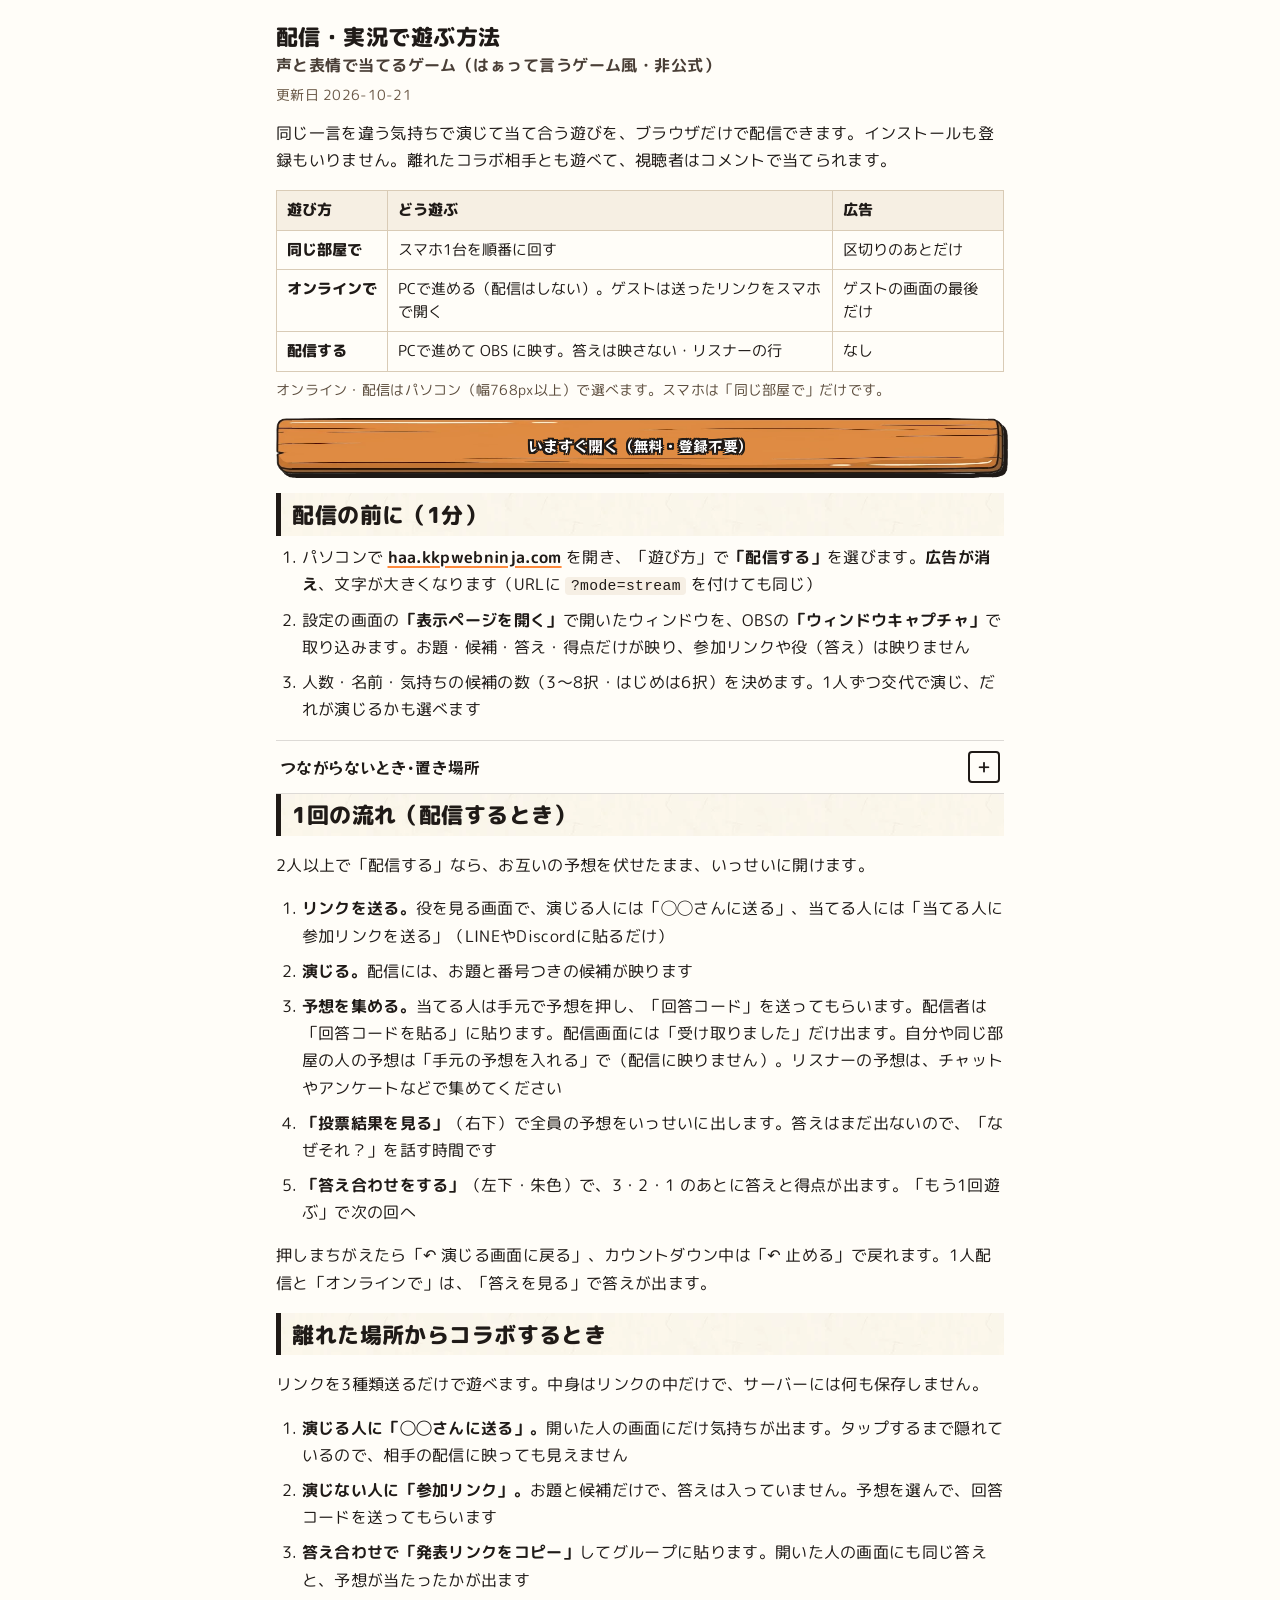
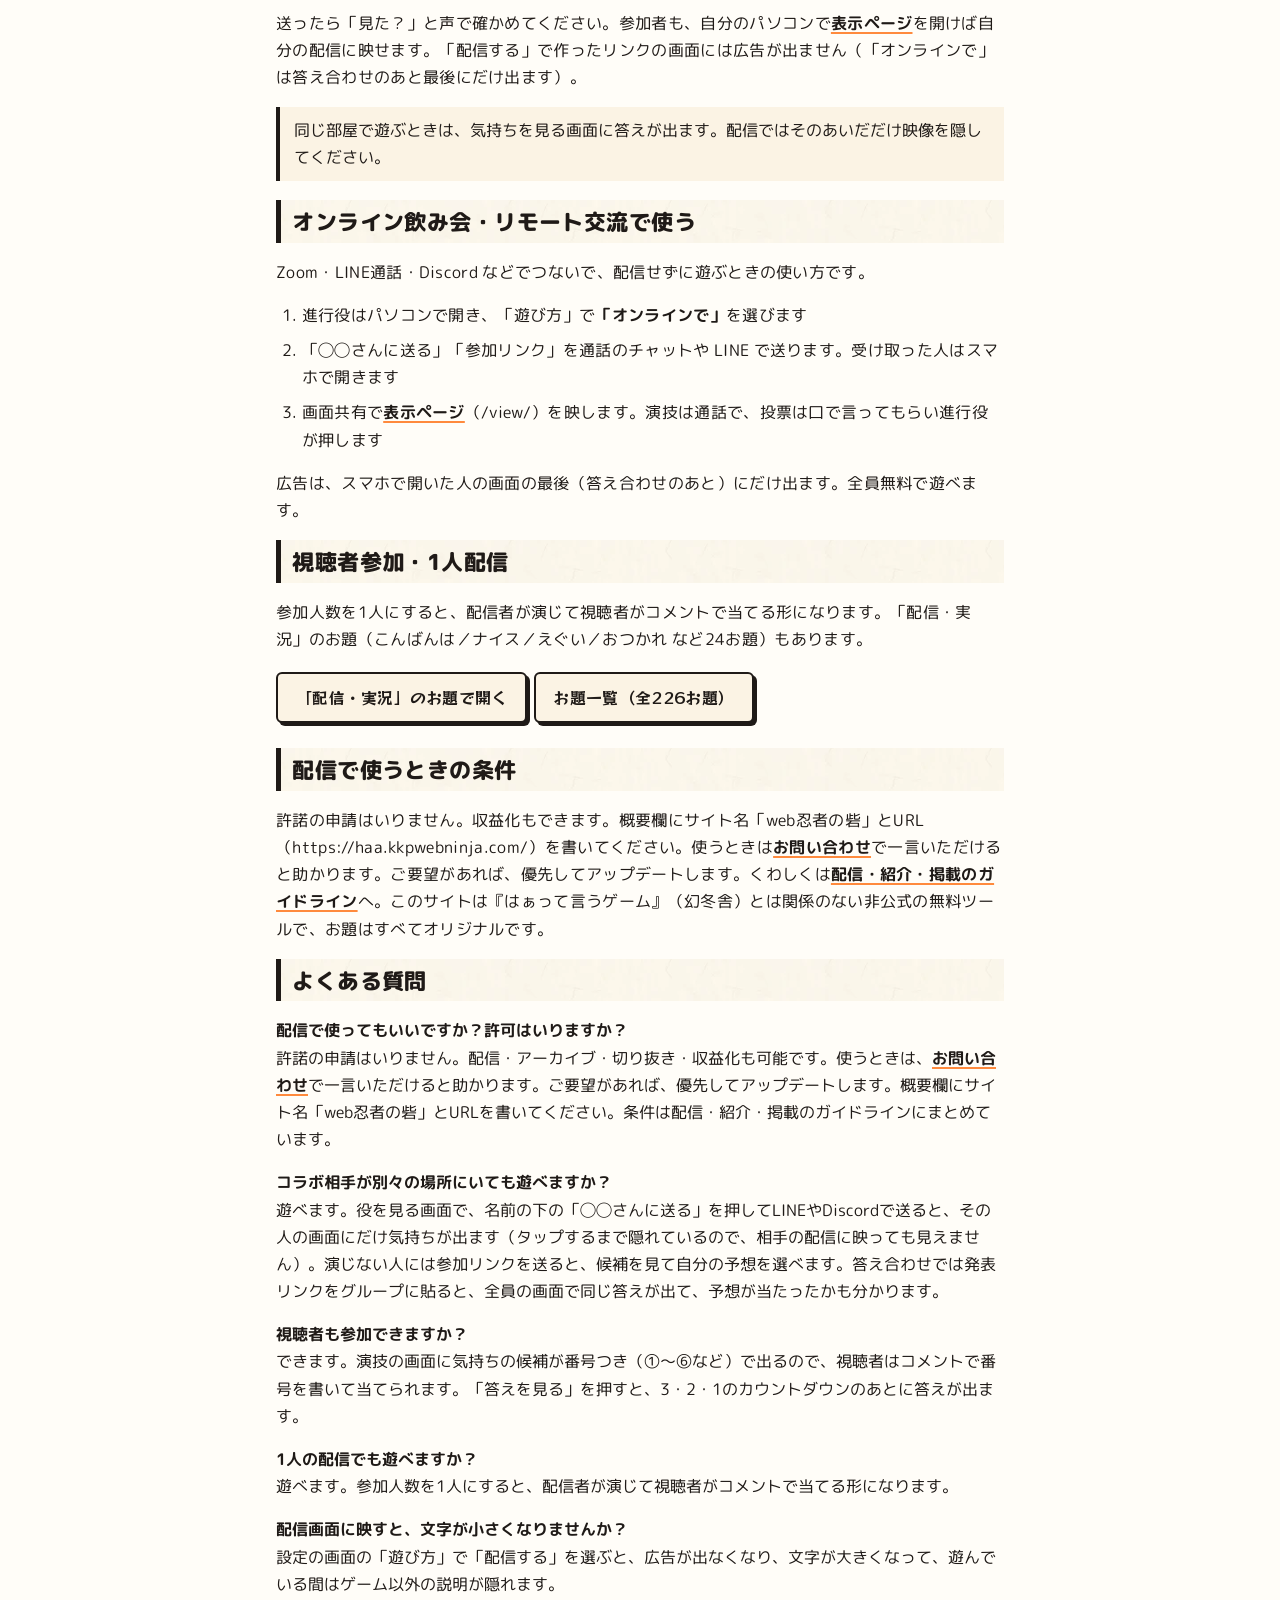
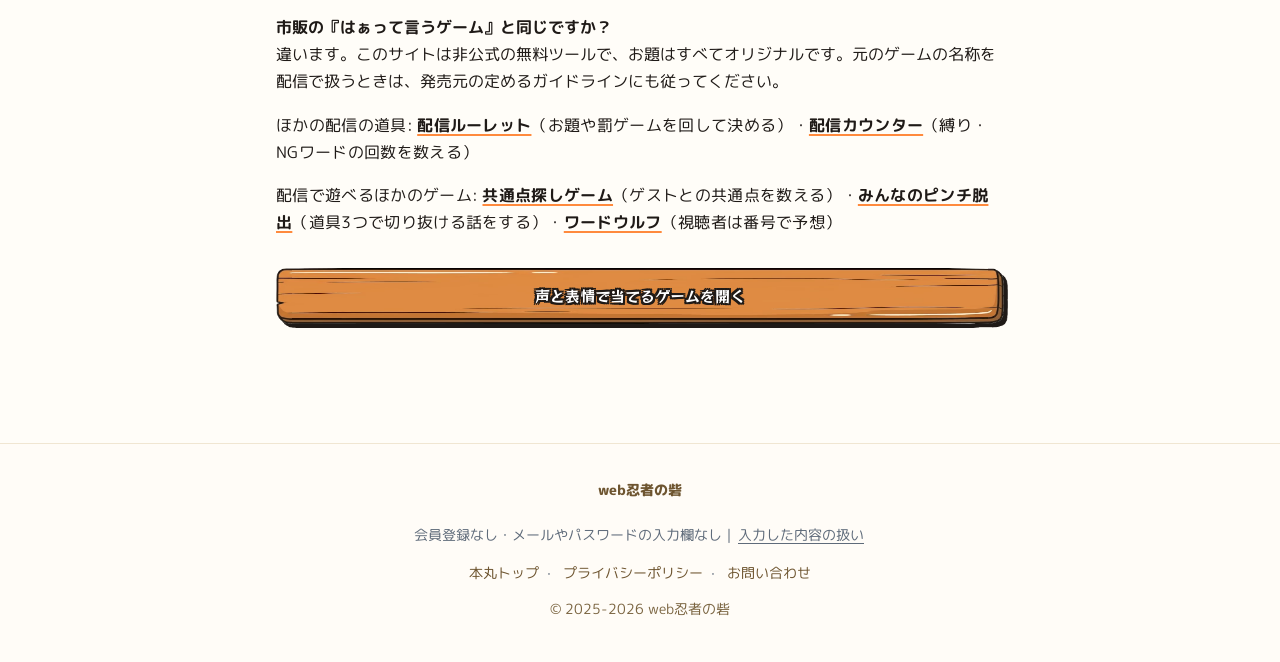
<file: haishin/index.html>
<!DOCTYPE html>
<html lang="ja">
<head>
<meta charset="UTF-8">
<meta name="viewport" content="width=device-width, initial-scale=1">
<title>配信・実況で「はぁって言うゲーム」風の遊びをする方法｜離れた場所からでも遊べる（非公式）</title>
<meta name="description" content="VTuber・ゲーム実況の配信で、同じ一言を声と表情で演じ分けて当て合う遊びをする方法。ブラウザだけで遊べ、離れた場所のコラボ相手には役をリンクで送れます。視聴者はコメントで番号を当てられます。">
<link rel="canonical" href="https://haa.kkpwebninja.com/haishin/">
<meta name="robots" content="index,follow,max-image-preview:large">
<meta property="og:title" content="配信・実況で「はぁって言うゲーム」風の遊びをする方法｜離れた場所からでも遊べる（非公式）">
<meta property="og:description" content="VTuber・ゲーム実況の配信で、同じ一言を声と表情で演じ分けて当て合う遊びをする方法。ブラウザだけで遊べ、離れた場所のコラボ相手には役をリンクで送れます。視聴者はコメントで番号を当てられます。">
<meta property="og:type" content="article">
<meta property="og:url" content="https://haa.kkpwebninja.com/haishin/">
<meta property="og:site_name" content="声と表情で当てるゲーム">
<meta property="og:image" content="https://haa.kkpwebninja.com/ogp.jpg?d=20261023b">
<meta name="twitter:card" content="summary_large_image">
<link rel="icon" type="image/png" sizes="32x32" href="/favicon.png">
<link rel="apple-touch-icon" sizes="180x180" href="/apple-touch-icon.png">
<script type="application/ld+json">{"@context": "https://schema.org", "@type": "Article", "headline": "配信・実況で声と表情で当てるゲームをする方法", "datePublished": "2026-10-15", "dateModified": "2026-10-20", "author": {"@type": "Organization", "name": "web忍者の砦"}, "publisher": {"@type": "Organization", "name": "web忍者の砦"}, "mainEntityOfPage": "https://haa.kkpwebninja.com/haishin/"}</script>
<script type="application/ld+json">{"@context": "https://schema.org", "@type": "FAQPage", "mainEntity": [{"@type": "Question", "name": "配信で使ってもいいですか？許可はいりますか？", "acceptedAnswer": {"@type": "Answer", "text": "許諾の申請はいりません。配信・アーカイブ・切り抜き・収益化も可能です。使うときは、お問い合わせで一言いただけると助かります。ご要望があれば、優先してアップデートします。概要欄にサイト名「web忍者の砦」とURLを書いてください。条件は配信・紹介・掲載のガイドラインにまとめています。"}}, {"@type": "Question", "name": "コラボ相手が別々の場所にいても遊べますか？", "acceptedAnswer": {"@type": "Answer", "text": "遊べます。役を見る画面で、名前の下の「◯◯さんに送る」を押してLINEやDiscordで送ると、その人の画面にだけ気持ちが出ます（タップするまで隠れているので、相手の配信に映っても見えません）。演じない人には参加リンクを送ると、候補を見て自分の予想を選べます。答え合わせでは発表リンクをグループに貼ると、全員の画面で同じ答えが出て、予想が当たったかも分かります。"}}, {"@type": "Question", "name": "視聴者も参加できますか？", "acceptedAnswer": {"@type": "Answer", "text": "できます。演技の画面に気持ちの候補が番号つき（①〜⑥など）で出るので、視聴者はコメントで番号を書いて当てられます。「答えを見る」を押すと、3・2・1のカウントダウンのあとに答えが出ます。"}}, {"@type": "Question", "name": "1人の配信でも遊べますか？", "acceptedAnswer": {"@type": "Answer", "text": "遊べます。参加人数を1人にすると、配信者が演じて視聴者がコメントで当てる形になります。"}}, {"@type": "Question", "name": "配信画面に映すと、文字が小さくなりませんか？", "acceptedAnswer": {"@type": "Answer", "text": "設定の画面で「配信モード」をオンにすると、広告が出なくなり、文字が大きくなって、遊んでいる間はゲーム以外の説明が隠れます。"}}, {"@type": "Question", "name": "市販の『はぁって言うゲーム』と同じですか？", "acceptedAnswer": {"@type": "Answer", "text": "違います。このサイトは非公式の無料ツールで、お題はすべてオリジナルです。元のゲームの名称を配信で扱うときは、発売元の定めるガイドラインにも従ってください。"}}]}</script>
<!-- 2026-10-21 運営者の確認用（?kkptest=1 でこの端末だけオン・?kkptest=0 でオフ）。トップと同じ見分けで、オンの間は GA4 を送らない -->
<script>(function(){try{if(/[?&]kkptest=1\b/.test(location.search))localStorage.setItem('kkp-test','1');if(/[?&]kkptest=0\b/.test(location.search))localStorage.removeItem('kkp-test');if(localStorage.getItem('kkp-test')==='1')window['ga-disable-G-2LM85GJN0L']=true;}catch(e){}})();</script>
<script>
  window.dataLayer = window.dataLayer || [];
  function gtag(){dataLayer.push(arguments);}
  // 本番ドメインだけで計測する（*.pages.dev に来るボットの0秒訪問で数字が崩れていたため）
  if (/(^|\.)kkpwebninja\.com$/.test(location.hostname)) {
    var gs = document.createElement('script'); gs.async = true;
    gs.src = 'https://www.googletagmanager.com/gtag/js?id=G-2LM85GJN0L';
    document.head.appendChild(gs);
    gtag('js', new Date());
    gtag('config', 'G-2LM85GJN0L');
  }
</script>
<link rel="preconnect" href="https://fonts.googleapis.com">
<link rel="preconnect" href="https://fonts.gstatic.com" crossorigin>
<link href="https://fonts.googleapis.com/css2?family=M+PLUS+Rounded+1c:wght@400;700;800&display=swap" rel="stylesheet">
<!-- 共通部品 D4（kkp-kit を kit/ にコピーしたもの。中は手で直さず kkp-kit 側で直して sync.sh） -->
<!-- k-fonts:start -->
<link href="https://fonts.googleapis.com/css2?family=Yuji+Syuku&family=RocknRoll+One&display=swap&text=0123456789%E3%80%8C%E3%80%8D%E3%81%82%E3%81%84%E3%81%86%E3%81%8A%E3%81%8B%E3%81%8D%E3%81%8F%E3%81%90%E3%81%99%E3%81%9F%E3%81%A6%E3%81%A7%E3%81%A8%E3%81%AB%E3%81%AE%E3%81%B6%E3%81%BE%E3%81%BF%E3%82%88%E3%82%89%E3%82%8B%E3%82%8C%E3%82%92%E3%82%A4%E3%82%AA%E3%82%B2%E3%82%B3%E3%83%88%E3%83%9C%E3%83%A0%E3%83%A2%E3%83%A9%E3%83%AA%E3%83%B3%E3%83%BB%E3%83%BC%E4%B8%80%E4%B8%8D%E4%BA%A4%E4%BA%BA%E4%BB%B6%E4%BC%9A%E4%BD%BF%E4%BF%A1%E5%85%A8%E5%88%86%E5%89%8D%E5%8A%A0%E5%8F%82%E5%95%8F%E5%9B%9E%E5%A0%B4%E5%A3%B0%E5%AE%9F%E5%BD%93%E6%83%85%E6%89%80%E6%96%99%E6%96%B9%E6%9D%A1%E6%B3%81%E6%B3%95%E6%B5%81%E7%84%A1%E7%99%BB%E8%80%85%E8%81%B4%E8%A1%A8%E8%A6%81%E8%A6%96%E8%A6%A7%E8%B3%AA%E9%81%8A%E9%85%8D%E9%8C%B2%E9%96%8B%E9%9B%A2%E9%A1%8C%E9%A3%B2%EF%BC%88%EF%BC%89" rel="stylesheet">
<!-- k-fonts:end -->
<link rel="stylesheet" href="/kit/kit.css?v=d7b7a27">
<script src="/kit/kit.js?v=d7b7a27" defer></script>
<style>
/* 読み物ページ：地は白、本文16px・#333・行間1.8。クリームは見出し帯とボタンまわりだけ */
:root{--orange:#ff8a3d;--orange-d:#a8501a;--cream:#fff8f0;
  --ink:#333;--muted:#6b5a48;--line:#e6dccb}
*{box-sizing:border-box}
body{margin:0;background:#fff;color:var(--ink);
  font-family:"Hiragino Maru Gothic ProN","ヒラギノ丸ゴ ProN",system-ui,sans-serif;
  font-size:16px;line-height:1.8;-webkit-text-size-adjust:100%}
.wrap{max-width:760px;margin:0 auto;padding:18px 16px 60px}
h1{font-size:1.4rem;line-height:1.5;margin:.2rem 0 .4rem}
h1 .c{display:block;font-size:1rem;color:var(--muted);font-weight:700}
.upd{font-size:.875rem;color:var(--muted);margin:0 0 .8rem}
.lead{margin:0 0 1rem}
.cta{display:block;text-align:center;background:var(--orange);color:#1f1a17;font-weight:800;font-size:.95rem;
  padding:.75rem .5rem;border-radius:8px;text-decoration:none;margin:0 0 1.2rem}
.toc{margin:0 0 1.6rem;padding:.5rem 0;border-top:1px solid var(--line);border-bottom:1px solid var(--line)}
.toc a{display:inline-block;padding:.35rem 0;margin-right:1.1rem;white-space:nowrap}
.toc a span{color:var(--muted);font-size:.875rem;margin-left:.2rem}
h2{font-size:20px;line-height:1.5;margin:0 0 .5rem;padding-left:.6rem;border-left:4px solid var(--orange)}
.cat,.sec{margin:0 0 2.4rem}
.cat h2 .n{font-size:.875rem;color:var(--muted);font-weight:400;margin-left:.6rem}
.cd{margin:0 0 .8rem}
.sec ol{margin:0 0 .8rem;padding-left:1.4rem}
.sec li{margin:0 0 .3rem}
.w{margin:0 0 1.2rem}
.w h3{margin:0 0 .3rem;font-size:1.1rem;line-height:1.5;background:var(--cream);padding:.25rem .6rem}
.w h3 .pw{float:right;font-size:.875rem;font-weight:700;color:#b3541a;text-decoration:none;padding:.15rem .55rem;border:1px solid var(--orange);border-radius:6px;background:#fff;margin:.1rem 0 0 .6rem}
.w ol{margin:0;padding-left:2rem}
.play{margin:.4rem 0 0}
.play .btn{display:inline-block;font-size:.95rem;color:#b3541a;text-decoration:none;font-weight:700;
  background:var(--cream);border:1px solid var(--orange);border-radius:6px;padding:.3rem .9rem}
details.block{border-top:1px solid var(--line);padding:.2rem 0;margin:0}
details.block:last-of-type{border-bottom:1px solid var(--line)}
details.block summary{cursor:pointer;padding:.6rem 0}
details.block h2{display:inline;border:0;padding:0;margin:0}
details.block p{margin:0 0 .8rem}
dt{font-weight:700;margin-top:1rem}
dd{margin:.2rem 0 0}
dl{margin:0 0 1rem}
a{color:#1565c0}
.ad-slot{margin:1.6rem 0 0;padding:12px 0;text-align:center;
  border-top:1px dashed var(--line);border-bottom:1px dashed var(--line)}
.ad-label{font-size:10.5px;letter-spacing:.14em;color:var(--muted);margin-bottom:6px}
.ad-slot ins.adsbygoogle{display:block;width:300px;height:250px;margin:0 auto}
@media(min-width:760px){h2{font-size:22px}.ad-slot ins.adsbygoogle{width:336px;height:280px}}
/* 2026-10-03 UI/UX指針: 行間を1.7に、「遊ぶ」ボタンは44px以上 */
body{line-height:1.7}
.cta{min-height:48px}
.play .btn{min-height:44px;line-height:1.4;padding:.6rem 1rem}
details.block summary{min-height:48px}
</style>
<style>
.steps{margin:0 0 1rem;padding-left:1.6rem}.steps li{margin:0 0 .5rem}
.note-b{background:var(--cream);border-left:4px solid var(--orange);padding:.6rem .9rem;margin:0 0 1.2rem}
.cta2{display:inline-block;margin:.2rem .4rem .6rem 0;padding:.6rem 1.1rem;border:1px solid var(--orange);border-radius:6px;color:#b3541a;font-weight:700;text-decoration:none;background:#fff}
code{background:#f6efe4;padding:.05rem .35rem;border-radius:4px;font-size:.92em}
dl dt{font-weight:700;margin-top:1rem} dl dd{margin:0}
/* 2026-10-21 遊び方の見比べ（冒頭の表） */
.mode-cmp{width:100%;border-collapse:collapse;margin:1rem 0 .4rem;font-size:15px;line-height:1.5}
.mode-cmp th,.mode-cmp td{border:1px solid #d9cbb6;padding:8px 10px;text-align:left;vertical-align:top;color:#1f1a17}
.mode-cmp thead th{background:#f6efe3;font-weight:800}
.mode-cmp tbody th{white-space:nowrap;font-weight:800}
.mode-cmp-note{margin:0 0 1rem;font-size:14px;color:#5c4d3d}
@media(max-width:480px){.mode-cmp{font-size:14px}.mode-cmp th,.mode-cmp td{padding:6px 7px}}
</style>
<link rel="stylesheet" href="/d4.css?v=20261030b">
</head>
<body class="k-page d4-read">
<div class="wrap">

<h1>配信・実況で遊ぶ方法<span class="c">声と表情で当てるゲーム（はぁって言うゲーム風・非公式）</span></h1>
<p class="upd">更新日 <time datetime="2026-10-21">2026-10-21</time></p>
<p class="lead">同じ一言を違う気持ちで演じて当て合う遊びを、ブラウザだけで配信できます。インストールも登録もいりません。離れたコラボ相手とも遊べて、視聴者はコメントで当てられます。</p>
<table class="mode-cmp"><thead><tr><th scope="col">遊び方</th><th scope="col">どう遊ぶ</th><th scope="col">広告</th></tr></thead><tbody><tr><th scope="row">同じ部屋で</th><td>スマホ1台を順番に回す</td><td>区切りのあとだけ</td></tr><tr><th scope="row">オンラインで</th><td>PCで進める（配信はしない）。ゲストは送ったリンクをスマホで開く</td><td>ゲストの画面の最後だけ</td></tr><tr><th scope="row">配信する</th><td>PCで進めて OBS に映す。答えは映さない・リスナーの行</td><td>なし</td></tr></tbody></table>
<p class="mode-cmp-note">オンライン・配信はパソコン（幅768px以上）で選べます。スマホは「同じ部屋で」だけです。</p>
<a class="cta" href="https://haa.kkpwebninja.com/">いますぐ開く（無料・登録不要）</a>
<h2>配信の前に（1分）</h2>
<ol class="steps">
<li>パソコンで <a href="https://haa.kkpwebninja.com/?mode=stream">haa.kkpwebninja.com</a> を開き、「遊び方」で<b>「配信する」</b>を選びます。<b>広告が消え</b>、文字が大きくなります（URLに <code>?mode=stream</code> を付けても同じ）</li>
<li>設定の画面の<b>「表示ページを開く」</b>で開いたウィンドウを、OBSの<b>「ウィンドウキャプチャ」</b>で取り込みます。お題・候補・答え・得点だけが映り、参加リンクや役（答え）は映りません</li>
<li>人数・名前・気持ちの候補の数（3〜8択・はじめは6択）を決めます。1人ずつ交代で演じ、だれが演じるかも選べます</li>
</ol>
<details class="k-fold"><summary>つながらないとき・置き場所</summary><div>
<p><a href="https://haa.kkpwebninja.com/view/">表示ページ</a>は、操作する画面と同じパソコン・同じブラウザで開いてください（OBSの「ブラウザソース」ではつながりません）。</p>
<p>置き場所は、コメント欄や立ち絵とかぶらない所に。画面の半分でも候補が読めます。</p>
</div></details>
<h2>1回の流れ（配信するとき）</h2>
<p>2人以上で「配信する」なら、お互いの予想を伏せたまま、いっせいに開けます。</p>
<ol class="steps">
<li><b>リンクを送る。</b>役を見る画面で、演じる人には「◯◯さんに送る」、当てる人には「当てる人に参加リンクを送る」（LINEやDiscordに貼るだけ）</li>
<li><b>演じる。</b>配信には、お題と番号つきの候補が映ります</li>
<li><b>予想を集める。</b>当てる人は手元で予想を押し、「回答コード」を送ってもらいます。配信者は「回答コードを貼る」に貼ります。配信画面には「受け取りました」だけ出ます。自分や同じ部屋の人の予想は「手元の予想を入れる」で（配信に映りません）。リスナーの予想は、チャットやアンケートなどで集めてください</li>
<li><b>「投票結果を見る」</b>（右下）で全員の予想をいっせいに出します。答えはまだ出ないので、「なぜそれ？」を話す時間です</li>
<li><b>「答え合わせをする」</b>（左下・朱色）で、3・2・1 のあとに答えと得点が出ます。「もう1回遊ぶ」で次の回へ</li>
</ol>
<p>押しまちがえたら「↶ 演じる画面に戻る」、カウントダウン中は「↶ 止める」で戻れます。1人配信と「オンラインで」は、「答えを見る」で答えが出ます。</p>
<h2>離れた場所からコラボするとき</h2>
<p>リンクを3種類送るだけで遊べます。中身はリンクの中だけで、サーバーには何も保存しません。</p>
<ol class="steps">
<li><b>演じる人に「◯◯さんに送る」。</b>開いた人の画面にだけ気持ちが出ます。タップするまで隠れているので、相手の配信に映っても見えません</li>
<li><b>演じない人に「参加リンク」。</b>お題と候補だけで、答えは入っていません。予想を選んで、回答コードを送ってもらいます</li>
<li><b>答え合わせで「発表リンクをコピー」</b>してグループに貼ります。開いた人の画面にも同じ答えと、予想が当たったかが出ます</li>
</ol>
<p>送ったら「見た？」と声で確かめてください。参加者も、自分のパソコンで<a href="https://haa.kkpwebninja.com/view/">表示ページ</a>を開けば自分の配信に映せます。「配信する」で作ったリンクの画面には広告が出ません（「オンラインで」は答え合わせのあと最後にだけ出ます）。</p>
<div class="note-b">同じ部屋で遊ぶときは、気持ちを見る画面に答えが出ます。配信ではそのあいだだけ映像を隠してください。</div>
<h2 id="online">オンライン飲み会・リモート交流で使う</h2>
<p>Zoom・LINE通話・Discord などでつないで、配信せずに遊ぶときの使い方です。</p>
<ol class="steps">
<li>進行役はパソコンで開き、「遊び方」で<b>「オンラインで」</b>を選びます</li>
<li>「◯◯さんに送る」「参加リンク」を通話のチャットや LINE で送ります。受け取った人はスマホで開きます</li>
<li>画面共有で<a href="https://haa.kkpwebninja.com/view/">表示ページ</a>（/view/）を映します。演技は通話で、投票は口で言ってもらい進行役が押します</li>
</ol>
<p>広告は、スマホで開いた人の画面の最後（答え合わせのあと）にだけ出ます。全員無料で遊べます。</p>
<h2>視聴者参加・1人配信</h2>
<p>参加人数を1人にすると、配信者が演じて視聴者がコメントで当てる形になります。「配信・実況」のお題（こんばんは／ナイス／えぐい／おつかれ など24お題）もあります。</p>
<p><a class="cta2" href="https://haa.kkpwebninja.com/?cat=haishin">「配信・実況」のお題で開く</a><a class="cta2" href="/odai/">お題一覧（全226お題）</a></p>
<h2>配信で使うときの条件</h2>
<p>許諾の申請はいりません。収益化もできます。概要欄にサイト名「web忍者の砦」とURL（https://haa.kkpwebninja.com/）を書いてください。使うときは<a href="https://kkpwebninja.com/otoiawase" target="_blank" rel="noopener">お問い合わせ</a>で一言いただけると助かります。ご要望があれば、優先してアップデートします。くわしくは<a href="https://kkpwebninja.com/guidelines">配信・紹介・掲載のガイドライン</a>へ。このサイトは『はぁって言うゲーム』（幻冬舎）とは関係のない非公式の無料ツールで、お題はすべてオリジナルです。</p>
<h2>よくある質問</h2>
<dl>
<dt>配信で使ってもいいですか？許可はいりますか？</dt><dd>許諾の申請はいりません。配信・アーカイブ・切り抜き・収益化も可能です。使うときは、<a href="https://kkpwebninja.com/otoiawase" target="_blank" rel="noopener">お問い合わせ</a>で一言いただけると助かります。ご要望があれば、優先してアップデートします。概要欄にサイト名「web忍者の砦」とURLを書いてください。条件は配信・紹介・掲載のガイドラインにまとめています。</dd>
<dt>コラボ相手が別々の場所にいても遊べますか？</dt><dd>遊べます。役を見る画面で、名前の下の「◯◯さんに送る」を押してLINEやDiscordで送ると、その人の画面にだけ気持ちが出ます（タップするまで隠れているので、相手の配信に映っても見えません）。演じない人には参加リンクを送ると、候補を見て自分の予想を選べます。答え合わせでは発表リンクをグループに貼ると、全員の画面で同じ答えが出て、予想が当たったかも分かります。</dd>
<dt>視聴者も参加できますか？</dt><dd>できます。演技の画面に気持ちの候補が番号つき（①〜⑥など）で出るので、視聴者はコメントで番号を書いて当てられます。「答えを見る」を押すと、3・2・1のカウントダウンのあとに答えが出ます。</dd>
<dt>1人の配信でも遊べますか？</dt><dd>遊べます。参加人数を1人にすると、配信者が演じて視聴者がコメントで当てる形になります。</dd>
<dt>配信画面に映すと、文字が小さくなりませんか？</dt><dd>設定の画面の「遊び方」で「配信する」を選ぶと、広告が出なくなり、文字が大きくなって、遊んでいる間はゲーム以外の説明が隠れます。</dd>
<dt>市販の『はぁって言うゲーム』と同じですか？</dt><dd>違います。このサイトは非公式の無料ツールで、お題はすべてオリジナルです。元のゲームの名称を配信で扱うときは、発売元の定めるガイドラインにも従ってください。</dd>
</dl>

<p>ほかの配信の道具: <a href="https://roulette.kkpwebninja.com/">配信ルーレット</a>（お題や罰ゲームを回して決める）・<a href="https://roulette.kkpwebninja.com/counter/">配信カウンター</a>（縛り・NGワードの回数を数える）</p>
<p>配信で遊べるほかのゲーム: <a href="https://kyoutsu.kkpwebninja.com/haishin/">共通点探しゲーム</a>（ゲストとの共通点を数える）・<a href="https://pinch.kkpwebninja.com/haishin/">みんなのピンチ脱出</a>（道具3つで切り抜ける話をする）・<a href="https://wordwolf.kkpwebninja.com/haishin/">ワードウルフ</a>（視聴者は番号で予想）</p>

<p style="margin-top:2rem"><a class="cta" href="https://haa.kkpwebninja.com/">声と表情で当てるゲームを開く</a></p>

</div>
<!-- WEBNINJA_UNIFIED_FOOTER -->
<footer style="text-align:center;padding:2rem 1rem 2.5rem;font-size:.875rem;color:#5f6b7a;line-height:2;border-top:1px solid #f0e6d2;margin-top:2.5rem;background:#fffcf7;">
  <div style="font-weight:800;color:#6e5530;font-size:.875rem;margin-bottom:0.4rem;">web忍者の砦</div>
  <div class="kkp-anshin">会員登録なし・メールやパスワードの入力欄なし｜<a href="https://privacypolicy.kkpwebninja.com/#nyuryoku" target="_blank" rel="noopener" style="color:inherit;text-decoration:underline;display:inline-block;padding:10px 2px;">入力した内容の扱い</a></div>
  <div>
    <a href="https://kkpwebninja.com/" target="_blank" rel="noopener" style="color:#6e5530;text-decoration:none;margin:0 0.5rem;">本丸トップ</a>·
    <a href="https://privacypolicy.kkpwebninja.com/" target="_blank" rel="noopener" style="color:#6e5530;text-decoration:none;margin:0 0.5rem;">プライバシーポリシー</a>·
    <a href="https://kkpwebninja.com/otoiawase" target="_blank" rel="noopener" style="color:#6e5530;text-decoration:none;margin:0 0.5rem;">お問い合わせ</a>
  </div>
  <div style="margin-top:0.5rem;color:#7a6440;">© 2025-2026 web忍者の砦</div>
</footer>
</div>
<script>
(function(){ try { (adsbygoogle = window.adsbygoogle || []).push({}); } catch(e) {} })();
</script>
</body>
</html>
</file>
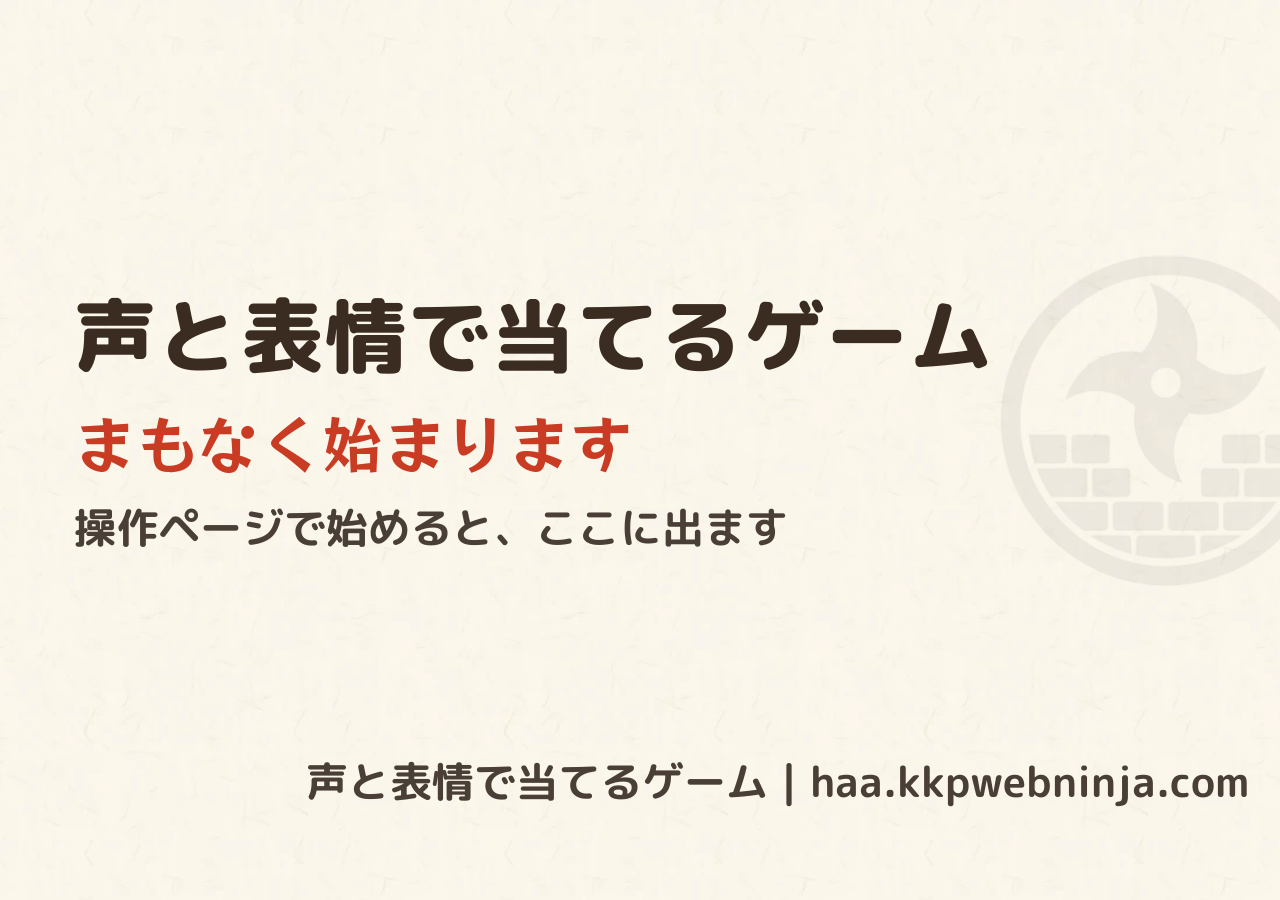
<file: view/index.html>
<!DOCTYPE html>
<html lang="ja">
<head>
<meta charset="UTF-8">
<meta name="viewport" content="width=device-width, initial-scale=1">
<title>声と表情で当てるゲーム OBS表示ページ</title>
<meta name="robots" content="noindex,follow">
<link rel="canonical" href="https://haa.kkpwebninja.com/haishin/">
<link rel="icon" type="image/png" sizes="32x32" href="/favicon.png">
<link rel="preconnect" href="https://fonts.googleapis.com">
<link rel="preconnect" href="https://fonts.gstatic.com" crossorigin>
<link href="https://fonts.googleapis.com/css2?family=M+PLUS+Rounded+1c:wght@700;800;900&display=swap" rel="stylesheet">
<link rel="stylesheet" href="/kit/kit.css?v=d7b7a27">
<script src="/kit/kit.js?v=d7b7a27"></script>
<!-- k-fonts:start -->
<link href="https://fonts.googleapis.com/css2?family=Yuji+Syuku&family=RocknRoll+One&display=swap&text=0123456789%E3%80%8C%E3%80%8D%E3%81%81%E3%81%82%E3%81%84%E3%81%86%E3%81%87%E3%81%88%E3%81%8A%E3%81%8B%E3%81%8C%E3%81%8D%E3%81%8F%E3%81%90%E3%81%91%E3%81%92%E3%81%93%E3%81%94%E3%81%95%E3%81%96%E3%81%97%E3%81%98%E3%81%99%E3%81%9A%E3%81%9B%E3%81%9D%E3%81%9E%E3%81%9F%E3%81%A0%E3%81%A1%E3%81%A3%E3%81%A4%E3%81%A5%E3%81%A6%E3%81%A7%E3%81%A8%E3%81%A9%E3%81%AA%E3%81%AB%E3%81%AD%E3%81%AE%E3%81%AF%E3%81%B0%E3%81%B1%E3%81%B2%E3%81%B5%E3%81%B6%E3%81%B8%E3%81%B9%E3%81%BB%E3%81%BC%E3%81%BE%E3%81%BF%E3%82%80%E3%82%81%E3%82%82%E3%82%83%E3%82%84%E3%82%85%E3%82%86%E3%82%87%E3%82%88%E3%82%89%E3%82%8A%E3%82%8B%E3%82%8C%E3%82%8D%E3%82%8F%E3%82%92%E3%82%93%E3%82%A4%E3%82%AD%E3%82%AF%E3%82%B1%E3%82%B2%E3%82%B4%E3%82%B5%E3%82%B8%E3%82%B9%E3%82%BC%E3%82%BF%E3%83%86%E3%83%88%E3%83%89%E3%83%8A%E3%83%93%E3%83%97%E3%83%9A%E3%83%9E%E3%83%A0%E3%83%A1%E3%83%A9%E3%83%AA%E3%83%AC%E3%83%B3%E3%83%BC%E4%B8%80%E4%B8%88%E4%B8%8A%E4%B8%96%E4%BA%86%E4%BA%88%E4%BA%8B%E4%BA%8C%E4%BB%8A%E4%BC%9A%E4%BD%9C%E5%85%88%E5%8B%95%E5%8B%9D%E5%8F%A3%E5%93%81%E5%A3%B0%E5%A4%A7%E5%A4%A9%E5%A4%AB%E5%A4%B1%E5%A7%8B%E5%AD%90%E5%AF%9D%E5%B8%B0%E5%B9%B3%E5%B9%B4%E5%B9%B9%E5%BD%93%E6%80%9D%E6%81%AF%E6%83%85%E6%83%B3%E6%84%9F%E6%89%8B%E6%89%8D%E6%89%BF%E6%8C%AF%E6%93%8D%E6%97%A5%E6%97%A9%E6%99%AF%E6%9C%80%E6%9D%A5%E6%9D%AF%E6%A4%9C%E6%AC%A1%E6%AD%A3%E6%B0%97%E6%B8%88%E7%84%A1%E7%8E%89%E7%94%9F%E7%94%B3%E7%96%B2%E7%9B%AE%E7%9C%89%E7%9F%A5%E7%A2%BA%E7%A4%BC%E7%A5%9E%E7%AC%91%E7%B5%82%E8%81%9E%E8%A1%8C%E8%A1%A8%E8%A6%8B%E8%A7%A3%E8%A8%80%E8%A8%88%E8%A8%8E%E8%A8%B3%E8%A9%B1%E8%AA%8D%E8%B2%A0%E8%B2%B8%E9%96%89%E9%96%8B%E9%9B%A3%E9%9B%BB%E9%A1%98%E9%A3%B2%E9%A6%96%E9%BC%BB%EF%BC%81%EF%BC%88%EF%BC%89%EF%BC%9F" rel="stylesheet">
<!-- k-fonts:end -->
<style>
/* OBS の「ウィンドウキャプチャ」向け。2026-10-22 枠・背景（クリーム／緑／透過）・待ち画面・クレジットは kit の k-view。
   16:9 の舞台（.k-view-stage）の中を cqh/cqw で組む（1920x1080 で前と同じ見た目）。
   字はどれも kit の --k-v-min（42px 以上＝どのウィンドウでも 1/3 に縮めて 14px 以上）を下回らない（縮める倍率 --f で割っておく）。
   操作ボタン・広告・計測は置かない。役（だれがどの気持ちか）は答えが出るまで届かない */
:root{--orange:#ff8a3d;--orange-d:#a8501a;--ink:#3b2c22;--muted:#6b5a48;--paper:#fffdf9;--line:#f0e2cc;--navy:#16213a}
*{box-sizing:border-box}
[hidden]{display:none!important}
body.k-view{color:var(--ink)}
.k-view-body{padding:0}
.wrap{position:absolute;inset:2.4cqh 3cqw 1cqh;display:flex;flex-direction:column;gap:1.6cqh}
.panel{background:var(--paper);border:.25cqh solid var(--line);border-radius:2cqh;padding:2.4cqh 2.6cqw;box-shadow:0 1cqh 3cqh rgba(22,33,58,.18)}
.stage{background:var(--navy) url('/kit/img/reveal-bg.webp') center/cover no-repeat;color:#fff;border-radius:2cqh;padding:3cqh 2cqw;text-align:center;box-shadow:0 1cqh 3cqh rgba(22,33,58,.25)}
.stage{position:relative;overflow:hidden}
.stage .pic{position:absolute;right:2cqw;bottom:0;height:100%;width:auto;pointer-events:none}
.who{font-size:calc(max(3.9cqh * var(--f,1), var(--k-v-min)) / var(--f,1));opacity:.92}
.word{font-size:max(11cqh, calc(var(--k-v-min) / var(--f,1)));font-weight:900;line-height:1.2;letter-spacing:.02em}
.sub{font-size:calc(max(3.9cqh * var(--f,1), var(--k-v-min)) / var(--f,1));opacity:.8}
.chat{font-size:calc(max(3.9cqh * var(--f,1), var(--k-v-min)) / var(--f,1));color:#ffd8a8;margin-top:1cqh}
.cl{font-size:calc(max(3.9cqh * var(--f,1), var(--k-v-min)) / var(--f,1));font-weight:800;color:var(--muted);margin-bottom:1cqh}
.cands{display:grid;grid-template-columns:1fr 1fr;gap:1.2cqh 3cqw}
.cands div{font-size:calc(max(4.2cqh * var(--f,1), var(--k-v-min)) / var(--f,1));line-height:1.35;font-weight:700}
.no{display:inline-block;min-width:1.4em;color:var(--orange-d);font-weight:900}
.msg{text-align:center;font-size:calc(max(4.6cqh * var(--f,1), var(--k-v-min)) / var(--f,1));font-weight:900}
.msg small{display:block;font-size:calc(max(3.9cqh * var(--f,1), var(--k-v-min)) / var(--f,1));font-weight:700;color:var(--muted);margin-top:.6cqh}
.cd{position:absolute;inset:0;z-index:6;display:flex;align-items:center;justify-content:center;pointer-events:none}
.cd span{font-size:max(40cqh, calc(var(--k-v-min) / var(--f,1)));font-weight:900;color:var(--orange);text-shadow:0 0 2cqh #fff,0 0 4cqh #fff;animation:pop .7s ease both}
/* カウントダウンは候補の番号（朱の ①②）と見分ける：墨の色・単位つき（2026-10-21） */
.cd span{display:inline-flex;align-items:baseline;color:var(--sumi);font-family:system-ui,sans-serif;font-variant-numeric:tabular-nums;font-size:max(30cqh, calc(var(--k-v-min) / var(--f,1)));line-height:1.05;padding:0 5cqh .5cqh;background:var(--kinari);border:.7cqh solid var(--sumi);border-radius:2cqh;box-shadow:1.2cqh 1.2cqh 0 var(--sumi);text-shadow:none}
.cd span small{font-family:"M PLUS Rounded 1c",sans-serif;font-size:max(.24em, var(--k-v-min));font-weight:800;margin-right:.15em}
.stage.last .word small{font-size:max(.35em, calc(var(--k-v-min) / var(--f,1)));margin:0 .1em}
@keyframes pop{0%{transform:scale(.4);opacity:0}30%{transform:scale(1.15);opacity:1}100%{transform:scale(1);opacity:1}}
.answers{display:grid;gap:1.6cqh}
.answers.many{grid-template-columns:1fr 1fr}
.ans{background:var(--navy) url('/kit/img/reveal-bg.webp') center/cover no-repeat;color:#fff;border-radius:2cqh;padding:1.8cqh 1.6cqw 2cqh;animation:pop .5s ease both}
.ans-top{display:flex;align-items:center;gap:.8cqw;font-size:calc(max(3.9cqh * var(--f,1), var(--k-v-min)) / var(--f,1))}
.dot{width:2.2cqh;height:2.2cqh;border-radius:50%;box-shadow:0 0 0 .3cqh rgba(255,255,255,.7)}
.ans-top .w{margin-left:auto;opacity:.8}
.ans-main{display:flex;align-items:center;justify-content:center;gap:1.2cqw;background:#fff;color:var(--ink);border:.6cqh solid var(--orange);border-radius:1.4cqh;padding:2cqh 1.4cqw;margin-top:1.2cqh}
.kick{font-size:calc(max(3.9cqh * var(--f,1), var(--k-v-min)) / var(--f,1));font-weight:900;color:#fff;background:var(--orange);border-radius:.8cqh;padding:.3cqh .8cqw}
.ans-main .n{font-size:max(9cqh, calc(var(--k-v-min) / var(--f,1)));font-weight:900;color:var(--orange-d);line-height:1}
.ans-main .a{font-size:max(7cqh, calc(var(--k-v-min) / var(--f,1)));font-weight:900;line-height:1.25}
.answers.many .ans-main .n{font-size:max(6cqh, calc(var(--k-v-min) / var(--f,1)))}.answers.many .ans-main .a{font-size:calc(max(4.4cqh * var(--f,1), var(--k-v-min)) / var(--f,1))}
.chips{display:flex;flex-wrap:wrap;gap:.8cqh .6cqw;margin-top:1.2cqh}
.chip{font-size:calc(max(3.9cqh * var(--f,1), var(--k-v-min)) / var(--f,1));font-weight:800;border-radius:99cqh;padding:.4cqh 1cqw}
.chip.ok{background:#e6f4ea;color:#2f7a45}.chip.ng{background:rgba(255,255,255,.18);color:#fff}
.scores h3{margin:0 0 1cqh;font-size:calc(max(3.9cqh * var(--f,1), var(--k-v-min)) / var(--f,1))}
.scores h3 small{font-size:calc(max(3.9cqh * var(--f,1), var(--k-v-min)) / var(--f,1));color:var(--muted);font-weight:400;margin-left:1cqw}
.sr{display:grid;grid-template-columns:7cqh minmax(14cqw,max-content) 1fr 10cqh;align-items:center;gap:1cqw;font-size:calc(max(3.9cqh * var(--f,1), var(--k-v-min)) / var(--f,1));padding:.6cqh 0}
.rk{font-size:calc(max(3.9cqh * var(--f,1), var(--k-v-min)) / var(--f,1));font-weight:800;color:var(--muted);text-align:center}
.sr.top .rk{color:#fff;background:var(--orange);border-radius:99cqh;padding:.2cqh 0}
.nm{font-weight:800}
.bar{height:1.4cqh;background:#f3e8d6;border-radius:99cqh;overflow:hidden}.bar i{display:block;height:100%;border-radius:99cqh}
.pt{text-align:right;font-weight:900;color:var(--orange-d)}.pt small{display:block;font-size:calc(max(3.9cqh * var(--f,1), var(--k-v-min)) / var(--f,1));color:var(--muted)}
.winpic{position:fixed;right:3cqw;bottom:5cqh;height:30cqh;width:auto;pointer-events:none;z-index:0;animation:pop .6s ease both}
.scores{position:relative;z-index:1}
/* 5人以上は得点を2列に（720pの画面の下にはみ出さないように） */
.scores.many{column-count:2;column-gap:3cqw}.scores.many h3{column-span:all}.scores.many .sr{break-inside:avoid;grid-template-columns:6cqh minmax(8cqw,max-content) 1fr 12cqh;font-size:calc(max(3.9cqh * var(--f,1), var(--k-v-min)) / var(--f,1));padding:.3cqh 0}.scores.many .pt small{display:inline;margin-left:.4cqw}
body.vert .scores.many{column-count:1}body.vert .scores.mid .sr{grid-template-columns:12cqw 1fr 22cqw;font-size:max(3.9cqw, calc(var(--k-v-min) / var(--f,1)));padding:0;line-height:1.35}body.vert .scores.mid .rk{font-size:max(3.9cqw, calc(var(--k-v-min) / var(--f,1)))}body.vert .scores.mid h3{font-size:max(3.9cqw, calc(var(--k-v-min) / var(--f,1)))}
.stage{animation:pop .5s ease both}
.confetti{position:fixed;inset:0;pointer-events:none;overflow:hidden}
.confetti i{position:absolute;top:-3cqh;width:1.2cqh;height:2cqh;border-radius:.3cqh;animation:fall linear forwards}
@keyframes fall{to{transform:translateY(110cqh) rotate(720deg)}}
.cta{color:var(--orange-d);font-size:calc(max(4cqh * var(--f,1), var(--k-v-min)) / var(--f,1))}
.stage.last .word{font-size:max(16cqh, calc(var(--k-v-min) / var(--f,1)))}
/* 縦型配信（9:16）・縦の切り抜き用 ?layout=v（body.vert と 9:16 の箱は kit の KKit.view）。高さ基準(vh)の文字を幅基準(vw)に寄せる */
body.vert .wrap{inset:2.4cqh 4cqw 1cqh}
body.vert .word{font-size:max(15cqw, calc(var(--k-v-min) / var(--f,1)))}
body.vert .who{font-size:max(4.6cqw, calc(var(--k-v-min) / var(--f,1)))}body.vert .sub{font-size:max(3.9cqw, calc(var(--k-v-min) / var(--f,1)))}
body.vert .chat{font-size:max(3.9cqw, calc(var(--k-v-min) / var(--f,1)))}
body.vert .cands{grid-template-columns:1fr}
body.vert .cands div{font-size:max(5.4cqw, calc(var(--k-v-min) / var(--f,1)))}
body.vert .cl{font-size:max(3.9cqw, calc(var(--k-v-min) / var(--f,1)))}
body.vert .stage .pic{display:none}
body.vert .answers.many{grid-template-columns:1fr}
body.vert .ans-top{font-size:max(4cqw, calc(var(--k-v-min) / var(--f,1)))}
body.vert .ans-main{flex-direction:column;gap:.5cqh}
body.vert .ans-main .n{font-size:max(16cqw, calc(var(--k-v-min) / var(--f,1)))}
body.vert .ans-main .a{font-size:max(8cqw, calc(var(--k-v-min) / var(--f,1)));text-align:center}
body.vert .answers.many .ans-main .n{font-size:max(10cqw, calc(var(--k-v-min) / var(--f,1)))}body.vert .answers.many .ans-main .a{font-size:max(6cqw, calc(var(--k-v-min) / var(--f,1)))}
body.vert .chip{font-size:max(3.9cqw, calc(var(--k-v-min) / var(--f,1)))}
body.vert .sr{grid-template-columns:12cqw 1fr 22cqw;font-size:max(4.6cqw, calc(var(--k-v-min) / var(--f,1)))}
body.vert .sr .bar{display:none}
body.vert .rk{font-size:max(3.9cqw, calc(var(--k-v-min) / var(--f,1)))}
body.vert .msg{font-size:max(5cqw, calc(var(--k-v-min) / var(--f,1)))}body.vert .cta{font-size:max(4.2cqw, calc(var(--k-v-min) / var(--f,1)))}
body.vert .winpic{display:none}
body.vert .cd span{font-size:max(34cqw, calc(var(--k-v-min) / var(--f,1)))}
body.vert .stage.last .word{font-size:max(30cqw, calc(var(--k-v-min) / var(--f,1)))}
/* クレジットは細い舞台ではサイト名を外して1行に */
@container (max-width:1100px){ .k-view-credit .cn{display:none} .rcw .w{display:none} }

/* ===== 2026-10-20 大事な情報を大きく・太く（挿し絵は外す）。D4 の巻物・朱の札・判子で場面が一目で分かるように ===== */
:root{--sumi:#1f1a17;--shu:#c93b23;--kinari:#fbf3e4}
.stage .pic,.winpic{display:none!important}
.stage.scroll{background:none;color:var(--sumi);box-shadow:none;border-radius:0;border-style:solid;border-width:3.2cqh 7cqh;border-image:url(/kit/img/d3-scroll.webp) 56 84 fill / 3.2cqh 7cqh stretch;padding:1cqh 2cqw 1.6cqh;display:flex;flex-wrap:wrap;align-items:center;justify-content:center;column-gap:3cqw;filter:drop-shadow(.6cqh .6cqh 0 rgba(31,26,23,.35))}
.stage.scroll .who{display:inline-block;padding:.4cqh 2cqw;background:var(--shu);color:#fff;border:.45cqh solid var(--sumi);border-radius:.6cqh;box-shadow:.7cqh .7cqh 0 var(--sumi);font-size:max(6cqh, calc(var(--k-v-min) / var(--f,1)));font-weight:900;opacity:1;transform:rotate(-2deg);animation:fudaIn .32s cubic-bezier(.2,.9,.3,1.4) both}
.stage.scroll .word{color:var(--sumi);font-family:"RocknRoll One","M PLUS Rounded 1c",sans-serif;font-weight:400;font-size:max(13cqh, calc(var(--k-v-min) / var(--f,1)));line-height:1.1}
.stage.scroll .chat{flex-basis:100%;color:var(--shu);font-size:calc(max(3.9cqh * var(--f,1), var(--k-v-min)) / var(--f,1));font-weight:900;margin-top:.4cqh}
.stage.scroll .sub{flex-basis:100%;color:#4a3f37;font-size:calc(max(3.9cqh * var(--f,1), var(--k-v-min)) / var(--f,1));font-weight:800}
@keyframes fudaIn{0%{transform:rotate(-2deg) translateX(-40%);opacity:0}100%{transform:rotate(-2deg);opacity:1}}
.panel{background:var(--kinari);border:.4cqh solid var(--sumi);border-radius:1cqh;box-shadow:.7cqh .7cqh 0 var(--sumi)}
.cl{font-size:calc(max(3.9cqh * var(--f,1), var(--k-v-min)) / var(--f,1));color:#4a3f37}
.cands{gap:1cqh 3cqw}
.cands div{font-size:max(6.5cqh, calc(var(--k-v-min) / var(--f,1)));font-weight:900;line-height:1.2;color:var(--sumi)}
.no{color:var(--shu);font-size:1.15em;min-width:1.3em}
.msg{font-size:max(5.4cqh, calc(var(--k-v-min) / var(--f,1)));color:var(--sumi)}
.ans{background:var(--kinari);color:var(--sumi);border:.45cqh solid var(--sumi);border-radius:1cqh;box-shadow:.7cqh .7cqh 0 var(--sumi)}
.ans-top{font-size:calc(max(4cqh * var(--f,1), var(--k-v-min)) / var(--f,1));font-weight:900}
.ans-main{position:relative;border-color:var(--shu);border-width:.7cqh;justify-content:flex-start}
.ans-main .n{font-size:max(11cqh, calc(var(--k-v-min) / var(--f,1)));color:var(--shu)}
.ans-main .a{font-size:max(8.4cqh, calc(var(--k-v-min) / var(--f,1)));color:var(--sumi)}
.answers.many .ans-main .n{font-size:max(6cqh, calc(var(--k-v-min) / var(--f,1)))}.answers.many .ans-main .a{font-size:calc(max(4.4cqh * var(--f,1), var(--k-v-min)) / var(--f,1))}.answers.many .ans-top{font-size:calc(max(3.9cqh * var(--f,1), var(--k-v-min)) / var(--f,1))}.answers.many .ans-main{padding:1.4cqh 9cqh 1.4cqh 1.4cqw}.answers.many .kick{width:8cqh;height:8cqh;margin-top:-4cqh;font-size:calc(max(3.9cqh * var(--f,1), var(--k-v-min)) / var(--f,1))}.answers.many .chip{font-size:calc(max(3.9cqh * var(--f,1), var(--k-v-min)) / var(--f,1))}.answers.many .chip.ok{font-size:calc(max(3.9cqh * var(--f,1), var(--k-v-min)) / var(--f,1))}
.ans-main{padding-right:15cqh}
.kick{position:absolute;right:1.4cqh;top:50%;margin-top:-6cqh;display:grid;place-items:center;width:12cqh;height:12cqh;padding:0;background:url(/kit/img/d4-hanko.webp) center/100% 100% no-repeat;color:var(--shu);font-family:"M PLUS Rounded 1c","Hiragino Maru Gothic ProN","BIZ UDPGothic","Noto Sans JP",sans-serif;font-size:calc(max(4.2cqh * var(--f,1), var(--k-v-min)) / var(--f,1));font-weight:800;border-radius:0;transform:rotate(-12deg);animation:stampIn .35s .3s cubic-bezier(.3,1.6,.5,1) both}
@keyframes stampIn{0%{transform:rotate(-12deg) scale(2.2);opacity:0}100%{transform:rotate(-12deg) scale(1);opacity:1}}
.chip{font-size:calc(max(4cqh * var(--f,1), var(--k-v-min)) / var(--f,1));font-weight:900;border-radius:.6cqh;padding:.3cqh 1cqw}
.chip.ok{background:var(--shu);color:#fff;border:.35cqh solid var(--sumi);font-size:calc(max(4.8cqh * var(--f,1), var(--k-v-min)) / var(--f,1))}
.chip.ng{background:#fff;color:#7a6e64;border:.35cqh solid #c9bfb3}
.scores h3{font-size:calc(max(3.9cqh * var(--f,1), var(--k-v-min)) / var(--f,1))}
.sr{font-size:calc(max(4.2cqh * var(--f,1), var(--k-v-min)) / var(--f,1));grid-template-columns:8cqh minmax(14cqw,max-content) 1fr 12cqh;padding:.3cqh 0}
.sr .bar{display:none}
.sr.top .rk{background:var(--shu)}
.pt{color:var(--shu)}.pt small{font-size:calc(max(3.9cqh * var(--f,1), var(--k-v-min)) / var(--f,1))}
.hitx{display:inline;margin-left:1cqw;font-size:calc(max(3.9cqh * var(--f,1), var(--k-v-min)) / var(--f,1));font-weight:800;color:#4a3f37}
body.vert .hitx{font-size:max(3.9cqw, calc(var(--k-v-min) / var(--f,1)));margin-left:1.4cqw}
body.vert .scores.many .hitx{display:none}
.ttls{display:flex;flex-wrap:wrap;gap:1cqh 2.4cqw;margin-top:1cqh;font-size:calc(max(3.9cqh * var(--f,1), var(--k-v-min)) / var(--f,1));font-weight:800}
.ttls b{display:inline-block;margin-right:.8cqw;padding:0 1cqw;background:var(--shu);color:#fff;border-radius:.6cqh}
.ttls small{margin-left:.6cqw;color:#4a3f37;font-size:calc(max(3.9cqh * var(--f,1), var(--k-v-min)) / var(--f,1))}
.scores.mid .sr{font-size:calc(max(3.9cqh * var(--f,1), var(--k-v-min)) / var(--f,1))}.scores.mid .hitx{font-size:calc(max(3.9cqh * var(--f,1), var(--k-v-min)) / var(--f,1))}
.scores.many .sr{font-size:calc(max(3.9cqh * var(--f,1), var(--k-v-min)) / var(--f,1));padding:0}.scores.many .hitx{display:block;font-size:calc(max(3.9cqh * var(--f,1), var(--k-v-min)) / var(--f,1));margin-left:0;white-space:nowrap;line-height:1.2}.sr .pt{white-space:nowrap}.scores.many h3{font-size:calc(max(3.9cqh * var(--f,1), var(--k-v-min)) / var(--f,1));margin-bottom:.4cqh}.scores.many .ttls{font-size:calc(max(3.9cqh * var(--f,1), var(--k-v-min)) / var(--f,1));margin-top:.4cqh}
/* 直近の回の○×（右上に小さく。新しい回は右から入る） */
.recent{position:absolute;left:1.6cqw;right:1.6cqw;bottom:.6cqh;overflow:hidden;display:flex;gap:.8cqw;font-size:calc(max(3.9cqh * var(--f,1), var(--k-v-min)) / var(--f,1));font-weight:800;z-index:5}
.recent .rs{display:inline-flex;align-items:center;gap:.3em;padding:.2cqh .8cqw;background:#fff;border:.3cqh solid var(--sumi);border-radius:.6cqh;white-space:nowrap;color:var(--sumi)}
.recent i{font-style:normal;font-weight:900}.recent i.o{color:var(--shu)}.recent i.x{color:#7a6e64}
.recent em{font-style:normal;font-size:1em;padding:0 .35em;border-radius:.4cqh;background:var(--shu);color:#fff}
.recent .m-none em{background:var(--sumi)}
.recent .rs.new{animation:rsIn .45s ease-out both}
@keyframes rsIn{from{transform:translateX(60%);opacity:0}to{transform:none;opacity:1}}
body.vert .recent{display:none}
/* 今日のまとめ（配信の締め） */
.sum h2{margin:0 0 1.4cqh;font-family:"Yuji Syuku",serif;font-weight:400;font-size:max(8cqh, calc(var(--k-v-min) / var(--f,1)));letter-spacing:.06em;text-align:center}
.sum table{width:100%;border-collapse:collapse;font-size:max(5cqh, calc(var(--k-v-min) / var(--f,1)));font-weight:900}
.sum th,.sum td{padding:.6cqh 1cqw;border-bottom:.3cqh solid rgba(31,26,23,.2);text-align:right}
.sum th:first-child{text-align:left}
.sum thead th{font-size:calc(max(3.9cqh * var(--f,1), var(--k-v-min)) / var(--f,1));color:#4a3f37}
.sum td small{font-size:max(.8em, calc(var(--k-v-min) / var(--f,1)));color:#4a3f37}
.sum td.p{color:var(--shu)}
.sum .marks{margin-top:1.4cqh;font-size:calc(max(3.9cqh * var(--f,1), var(--k-v-min)) / var(--f,1));font-weight:800}
.sum .marks em{font-style:normal;margin-right:.6cqw;padding:0 .6cqw;border-radius:.4cqh;background:var(--shu);color:#fff}
.sum .marks .m-none em{background:var(--sumi)}
body.vert .sum table{font-size:max(5cqw, calc(var(--k-v-min) / var(--f,1)))}body.vert .sum h2{font-size:max(9cqw, calc(var(--k-v-min) / var(--f,1)))}
body.vert .stage.scroll .who{font-size:max(6cqw, calc(var(--k-v-min) / var(--f,1)))}body.vert .stage.scroll .word{font-size:max(15cqw, calc(var(--k-v-min) / var(--f,1)))}body.vert .cands div{font-size:max(6.4cqw, calc(var(--k-v-min) / var(--f,1)))}
/* 2026-10-20 16:9 以外の窓（例 960x740）でも切れないように：はみ出すときは全体を少しずつ縮める（fit()・--f。ito と同じ型）。候補の「…」は途中で折らない */
.wrap>*{zoom:var(--f,1);flex-shrink:0}
/* 2026-10-21 縮めても小さい字（3.9cqh＝1/3に縮めて14px相当）は下回らない：font-size を max(元×f, 3.9cqh)÷f にしてある */
.cands .q{display:inline-block}
/* 配る場面の判子（2026-10-20） */
.stage.deal .who{font-size:max(5.4cqh, calc(var(--k-v-min) / var(--f,1)))}
.stage.deal .word{font-size:max(10cqh, calc(var(--k-v-min) / var(--f,1)))}
.stage.deal .sub{color:var(--shu);font-size:calc(max(3.9cqh * var(--f,1), var(--k-v-min)) / var(--f,1))}
.ppl{flex-basis:100%;display:flex;flex-wrap:wrap;justify-content:center;gap:1cqh 3cqw;margin-top:.8cqh}
.pp{display:inline-flex;align-items:center;gap:1cqw;font-size:max(5cqh, calc(var(--k-v-min) / var(--f,1)));font-weight:900;color:var(--sumi)}
.pp .mk{display:inline-grid;place-items:center;width:9cqh;height:9cqh;background:url(/kit/img/d4-hanko.webp) center/100% 100% no-repeat;color:var(--shu);font-family:"M PLUS Rounded 1c","Hiragino Maru Gothic ProN","BIZ UDPGothic","Noto Sans JP",sans-serif;font-weight:800;font-size:calc(max(4.2cqh * var(--f,1), var(--k-v-min)) / var(--f,1));transform:rotate(-12deg)}
.pp.fresh .mk{animation:stampIn .35s cubic-bezier(.3,1.6,.5,1) both}
.pp.s1 .mk{width:auto;height:auto;padding:.3cqh 1.2cqw;background:var(--shu);color:#fff;border-radius:.6cqh;font-family:inherit;font-size:calc(max(3.9cqh * var(--f,1), var(--k-v-min)) / var(--f,1));font-weight:800;transform:none}
.pp.s0{color:#7a6e64}
.pp.s0 .mk{width:auto;height:auto;padding:.2cqh 1cqw;background:none;border:.35cqh dashed #b9ad9f;border-radius:.6cqh;color:#7a6e64;font-family:inherit;font-size:calc(max(3.9cqh * var(--f,1), var(--k-v-min)) / var(--f,1));font-weight:700;transform:none}
body.vert .stage.deal .who{font-size:max(5cqw, calc(var(--k-v-min) / var(--f,1)))}body.vert .stage.deal .word{font-size:max(12cqw, calc(var(--k-v-min) / var(--f,1)))}body.vert .stage.deal .sub{font-size:max(3.9cqw, calc(var(--k-v-min) / var(--f,1)))}body.vert .pp{font-size:max(5cqw, calc(var(--k-v-min) / var(--f,1)))}body.vert .pp .mk{width:9cqw;height:9cqw;font-size:max(4cqw, calc(var(--k-v-min) / var(--f,1)))}body.vert .pp.s1 .mk,body.vert .pp.s0 .mk{width:auto;height:auto;font-size:max(3.9cqw, calc(var(--k-v-min) / var(--f,1)))}
@media (prefers-reduced-motion:reduce){.pp.fresh .mk,.stage.scroll .who,.kick,.recent .rs.new,.ans,.stage,.cd span{animation:none!important}.confetti{display:none}}
/* 回答コード（2026-10-20）：届いた人の名前と受付の印だけ。答えは答え合わせまで届かない */
.rcw{display:flex;flex-wrap:wrap;align-items:center;gap:1cqh 2.4cqw;font-size:calc(max(4cqh * var(--f,1), var(--k-v-min)) / var(--f,1));font-weight:900;color:var(--sumi);padding:1.2cqh 2cqw}
.rcw .h{font-size:calc(max(3.9cqh * var(--f,1), var(--k-v-min)) / var(--f,1));color:#4a3f37}
.rcw .p{display:inline-flex;align-items:center;gap:.6cqw}
.rcw .p small{font-size:calc(max(3.9cqh * var(--f,1), var(--k-v-min)) / var(--f,1));color:#4a3f37;font-family:system-ui,sans-serif}
.rcw .hk,.stamp .hk{display:inline-grid;place-items:center;background:url(/kit/img/d4-hanko.webp) center/100% 100% no-repeat;color:var(--shu);font-family:"M PLUS Rounded 1c","Hiragino Maru Gothic ProN","BIZ UDPGothic","Noto Sans JP",sans-serif;font-weight:800;transform:rotate(-12deg)}
.rcw .hk{width:6cqh;height:6cqh;font-size:calc(max(3.9cqh * var(--f,1), var(--k-v-min)) / var(--f,1))}
.rcw .n{margin-left:auto;color:var(--shu)}
.chip small.mk{font-size:1em;margin-left:.4cqw;font-family:system-ui,sans-serif}
.stamp{position:absolute;left:50%;top:16cqh;z-index:20;transform:translateX(-50%);display:flex;align-items:center;gap:2cqw;padding:2cqh 4cqw 2cqh 2cqw;background:var(--kinari) url(/kit/img/d4-washi.webp) 0 0/320px auto;border:.6cqh solid var(--sumi);border-radius:1cqh;box-shadow:1cqh 1cqh 0 var(--sumi);color:var(--sumi);white-space:nowrap;max-width:94cqw;pointer-events:none}
.stamp[hidden]{display:none}
.stamp .hk{width:14cqh;height:14cqh;font-size:max(7cqh, calc(var(--k-v-min) / var(--f,1)))}
.stamp .t{display:flex;flex-direction:column;min-width:0;line-height:1.2}
.stamp .t b{font-size:max(6.4cqh, calc(var(--k-v-min) / var(--f,1)));font-weight:900;overflow:hidden;text-overflow:ellipsis}
.stamp .t small{font-size:calc(max(4cqh * var(--f,1), var(--k-v-min)) / var(--f,1));font-weight:800;color:#4a3f37}
.stamp .no{font-size:max(5cqh, calc(var(--k-v-min) / var(--f,1)));font-weight:900;color:#fff;background:var(--shu);border:.45cqh solid var(--sumi);border-radius:.8cqh;padding:0 .5em}
.stamp.go{animation:sIn .2s ease-out both,sOut .2s .8s ease-in both}
.stamp.go .hk{animation:stampIn .35s .12s cubic-bezier(.3,1.6,.5,1) both}
@keyframes sIn{from{opacity:0;transform:translateX(-50%) translateY(-20%)}to{opacity:1;transform:translateX(-50%)}}
@keyframes sOut{to{opacity:0}}
body.vert .stamp .t b{font-size:max(5.4cqw, calc(var(--k-v-min) / var(--f,1)))}body.vert .stamp .t small{font-size:max(3.9cqw, calc(var(--k-v-min) / var(--f,1)))}body.vert .stamp .no{font-size:max(4cqw, calc(var(--k-v-min) / var(--f,1)))}body.vert .stamp .hk{width:11cqw;height:11cqw;font-size:max(5.4cqw, calc(var(--k-v-min) / var(--f,1)))}body.vert .rcw{font-size:max(4.4cqw, calc(var(--k-v-min) / var(--f,1)))}body.vert .rcw .h,body.vert .rcw .p small{font-size:max(3.9cqw, calc(var(--k-v-min) / var(--f,1)))}body.vert .rcw .hk{width:6cqw;height:6cqw;font-size:max(3.9cqw, calc(var(--k-v-min) / var(--f,1)))}
@media (prefers-reduced-motion:reduce){.stamp.go,.stamp.go .hk{animation:none!important}}
/* 投票結果（2026-10-21）：1920x1080 の1/3に縮めても読める大きさ（4vh以上） */
.stage.scroll.vo .word{font-size:max(7.5cqh, calc(var(--k-v-min) / var(--f,1)))}
.stage.scroll.vo{padding:.2cqh 2cqw .6cqh}
.stage.scroll.vo .sub{color:#c93b23;font-size:calc(max(4cqh * var(--f,1), var(--k-v-min)) / var(--f,1))}
.vob{display:grid;gap:.8cqh;perspective:1400px;padding:1.4cqh 1.6cqw}
.vob.many{grid-template-columns:1fr 1fr;column-gap:1.6cqw}
.vr{display:flex;flex-wrap:wrap;align-items:center;row-gap:.6cqh;gap:1cqw;min-height:6.6cqh;padding:.4cqh 1cqw;background:#fff;border:.4cqh solid #c9bfb3;border-radius:.8cqh;min-width:0}
.vr.has{border-color:var(--sumi);background:var(--kinari)}
.vr.same{border-color:#c93b23;box-shadow:.6cqh .6cqh 0 #c93b23}
.vr.miss{border-style:dashed;background:none}
.vob.many .vr.miss{grid-column:1/-1}   /* 2026-10-22 未回答は2列の下に横いっぱい（名前が縦に積み上がっていた） */
.vc{flex:1 1 auto;min-width:0;font-size:calc(max(4.4cqh * var(--f,1), var(--k-v-min)) / var(--f,1));font-weight:900;line-height:1.2;color:#5e544c;overflow-wrap:anywhere}
.vr.has .vc{color:var(--sumi)}
.vc b{color:#c93b23;margin-right:.25em;font-size:1.1em}
.vr.miss .vc{flex:none;color:#4a3f37}
.vps{flex:0 1 auto;margin-left:auto;display:flex;flex-wrap:wrap;align-items:center;justify-content:flex-end;max-width:100%;gap:.6cqh .8cqw;min-width:0}
.vp{display:inline-flex;align-items:center;gap:.35em;max-width:100%;white-space:nowrap;overflow:hidden;text-overflow:ellipsis;padding:.1em .5em;background:var(--sumi);color:#fff;border-radius:.6cqh;font-size:calc(max(4.6cqh * var(--f,1), var(--k-v-min)) / var(--f,1));font-weight:900;line-height:1.25;overflow-wrap:anywhere}
.vp i{flex:none;width:.65em;height:.65em;border-radius:50%;box-shadow:0 0 0 .3cqh #fff}
.vp.lis{background:#5e544c}
.vr.miss .vp{background:#fff;color:#4a3f37;border:.35cqh dashed #b9ad9f}
.vk{flex:none;font-size:calc(max(4cqh * var(--f,1), var(--k-v-min)) / var(--f,1));font-weight:900;color:#fff;background:#c93b23;border-radius:.6cqh;padding:.05em .45em}
.vob.many .vc{font-size:calc(max(4cqh * var(--f,1), var(--k-v-min)) / var(--f,1))}.vob.many .vp{font-size:calc(max(4cqh * var(--f,1), var(--k-v-min)) / var(--f,1))}
.vob.flip .vp{animation:voFlip .55s var(--d,0s) cubic-bezier(.2,.9,.3,1.3) both}
@keyframes voFlip{0%{transform:rotateX(90deg);opacity:0}100%{transform:none;opacity:1}}
.rcw .w{font-size:calc(max(4cqh * var(--f,1), var(--k-v-min)) / var(--f,1));color:#4a3f37}
.rcw{padding:.6cqh 1.6cqw;row-gap:.4cqh}.rcw .hk{width:5cqh;height:5cqh}
.rcw .n small{font-size:calc(max(4cqh * var(--f,1), var(--k-v-min)) / var(--f,1));color:#4a3f37;margin-left:.2em}
body.vert .vob.many{grid-template-columns:1fr}body.vert .vc,body.vert .vp{font-size:max(4.4cqw, calc(var(--k-v-min) / var(--f,1)))}body.vert .vk{font-size:max(3.6cqw, calc(var(--k-v-min) / var(--f,1)))}body.vert .stage.scroll.vo .word{font-size:max(12cqw, calc(var(--k-v-min) / var(--f,1)))}body.vert .stage.scroll.vo .sub{font-size:max(3.6cqw, calc(var(--k-v-min) / var(--f,1)))}
@media (prefers-reduced-motion:reduce){.vob.flip .vp{animation:none!important}}
/* 答えの画面を少し詰める（2026-10-21・縮めずに読める大きさを保つ）：順位は1行・問いかけの板は薄く */
.sr .rk{white-space:nowrap}
.sr{grid-template-columns:max-content minmax(14cqw,max-content) 1fr 12cqh}
.scores.many .sr{grid-template-columns:max-content minmax(8cqw,max-content) 1fr 12cqh}
.panel.msg.cta{padding:1cqh 2cqw}
.answers + .panel.msg.cta{margin-top:-.4cqh}

/* 2026-10-21 読みやすさ: 1920x1080 を1/3に縮めても読める 42px（3.9cqh）以上。直近の回の帯と中身が重ならないよう、下は JS（直近の回の高さ）で空ける */
.rk{white-space:nowrap}body.vert .hitx{display:block;margin-left:0;line-height:1.3}
/* 2026-10-22 長い名前（12字）でも1画面に：得点の名前・当てた人の札は1行で切る（…）。札は外れた人から「× ほか◯人」にまとめる（squeeze の drop） */
.sr,.scores.many .sr{grid-template-columns:max-content minmax(0,1fr) max-content}
.sr .nm{min-width:0;white-space:nowrap;overflow:hidden;text-overflow:ellipsis}
.scores.many .sr .nm{white-space:normal}
.scores.many .sr .nm .n{display:block;white-space:nowrap;overflow:hidden;text-overflow:ellipsis}
.chip{max-width:100%;white-space:nowrap;overflow:hidden;text-overflow:ellipsis}
body.vert .sr,body.vert .scores.mid .sr{grid-template-columns:max-content minmax(0,1fr) max-content}
</style>
</head>
<body class="k-view">
<div class="k-view-stage" id="vstage">
  <main class="k-view-body" id="vbody">
    <div class="wrap" id="wrap"></div>
    <div class="recent" id="recent" aria-label="直近の回"></div>
  </main>
  <div class="cd" id="cd"></div>
  <div class="stamp" id="stamp" hidden></div>
  <div class="k-view-idle" hidden><b>声と表情で当てるゲーム</b><p>まもなく始まります</p><small>操作ページで始めると、ここに出ます</small></div>
  <footer class="k-view-credit"><span class="cn">声と表情で当てるゲーム｜</span>haa.kkpwebninja.com</footer>
</div>
<script>
(function(){
  // 背景（?bg= ＞ 操作ページで選んだもの ＞ クリーム）・待ち画面・縦型（?layout=v）は kit の KKit.view
  var V = KKit.view({ ch: 'haa-view' });
  var vstage = document.getElementById('vstage');
  var wrap = document.getElementById('wrap'), cd = document.getElementById('cd'), recentEl = document.getElementById('recent');
  function esc(t){ return String(t==null?'':t).replace(/[&<>"']/g, function(c){ return {'&':'&amp;','<':'&lt;','>':'&gt;','"':'&quot;',"'":'&#39;'}[c]; }); }
  // 候補の中の「ふーん」（上に出ている言葉と同じ）は .q に。入らないときは外す（squeeze の drop）
  function q(t){ return esc(t).replace(/「[^」]*」/, function(m){ return '<span class="q">'+m+'</span>'; }); }
  function cands(st, label){
    if (!st.cands || !st.cands.length) return '';
    return '<div class="panel"><div class="cl">'+esc(label||'気持ちの候補')+'</div><div class="cands">'
      + st.cands.map(function(c){ return '<div><span class="no">'+esc(c.no)+'</span>'+q(c.text)+'</div>'; }).join('') + '</div></div>';
  }
  function stage(st, who){
    return '<div class="stage scroll"><div class="who">'+esc(who)+'</div><div class="word">「'+esc(st.word)+'」</div>'
      + '<div class="chat">リスナーのみなさん、コメントで番号を当ててください（例：③）</div></div>';
  }
  // 配る場面（2026-10-20）：「いま◯◯さんが確認中」「全員の確認が済んだら始まります」と確認済みの判子。届くのは名前と印だけ（だれがどの気持ちかは届かない）
  var stamped = {};
  function dealStage(st){
    var p = st.dealPpl, cur = null, done = 0, all = true;
    p.forEach(function(x){ if (x.s === 1) cur = x; if (x.s === 2) done++; else all = false; });
    var fuda = all ? (p.length > 1 ? '全員の確認が済みました' : '確認が済みました') : cur ? 'いま '+cur.n+' さんが確認中' : '気持ちの確認';
    var sub = all ? 'まもなく始まります' : (cur ? '' : '演じる人が自分の気持ちを、こっそり見ます。') + (p.length > 1 ? '全員の' : '') + '確認が済んだら始まります（'+done+' / '+p.length+'）';
    var key0 = (st.word||'') + '|';
    return '<div class="stage scroll deal"><div class="who">'+esc(fuda)+'</div><div class="word">「'+esc(st.word)+'」</div><div class="sub">'+esc(sub)+'</div><div class="ppl">'
      + p.map(function(x, i){
        var k = key0 + i, fresh = x.s === 2 && !stamped[k]; if (x.s === 2) stamped[k] = 1;
        return '<span class="pp s'+esc(x.s)+(fresh?' fresh':'')+'"><span class="pn">'+esc(x.n)+'</span><span class="mk">'+(x.s === 2 ? '済' : x.s === 1 ? '確認中' : 'まだ')+'</span></span>';
      }).join('') + '</div></div>';
  }
  // 回答コードで届いた人（名前と受付の印だけ）
  // 手元で入れた予想（配信する・2人以上の流れ）も同じ形。rcAll があるときは、まだでも帯を出す
  function rcw(st){
    var L = st.rc || []; if (!L.length && !st.rcAll) return '';
    var n = st.rcN != null ? st.rcN : L.length;
    return '<div class="panel rcw"><span class="h">'+(st.rcAll ? '予想' : '回答コード')+'</span>' + (L.length ? L.map(function(x){ return '<span class="p"><span class="hk">済</span>'+esc(x.n)+(x.mk ? '<small>'+esc(x.mk)+'</small>' : '')+'</span>'; }).join('') : '<span class="w">まだだれも回答していません</span>')
      + '<span class="n">'+esc(n)+'人回答済み'+(st.rcAll ? '<small>（全'+esc(st.rcAll)+'人）</small>' : '')+'</span></div>';
  }
  // 投票結果（2026-10-21）：だれが何番を選んだか・同じ番号はまとめる。答えはまだ届かない
  var lastVo = '';
  function voBoard(st){
    var d = st.vopen, flip = d.id !== lastVo, k = 0; lastVo = d.id;
    var chip = function(x){ return '<span class="vp'+(x.l?' lis':'')+'" style="--d:'+((k++)*0.06).toFixed(2)+'s"><i style="background:'+esc(x.c)+'"></i>'+esc(x.n)+'</span>'; };
    var many = d.rows.length >= 5;
    return '<div class="stage scroll vo"><div class="who">投票結果</div><div class="word">「'+esc(d.word)+'」</div><div class="sub">'+esc(d.who)+'さんの演技、みんなの予想は…（答えはこのあと）</div></div>'
      + '<div class="panel vob'+(many?' many':'')+(flip?' flip':'')+'">'
      + d.rows.map(function(r){ return '<div class="vr'+(r.ppl.length?' has':'')+(r.ppl.length>=2?' same':'')+'"><span class="vc"><b>'+esc(r.no)+'</b>'+q(r.text)+'</span><span class="vps">'+(r.ppl.length>=2?'<span class="vk">'+r.ppl.length+'人</span>':'')+r.ppl.map(chip).join('')+'</span></div>'; }).join('')
      + ((d.none||[]).length || d.lisNone ? '<div class="vr miss"><span class="vc">未回答</span><span class="vps">'+d.none.map(chip).join('')+(d.lisNone?'<span class="vp lis"><i style="background:#8a7f74"></i>リスナー</span>':'')+'</span></div>' : '')
      + '</div>';
  }
  // 受け取った瞬間のハンコ（操作ページで貼ったとき・届いてから4秒以内だけ。読み直しで出し直さない）
  var stampEl = document.getElementById('stamp'), lastStamp = '', stampT = null;
  function showStamp(st){
    var x = st.stamp; if (!x || x.id === lastStamp) return; lastStamp = x.id;
    if (st.step !== 'deal' && st.step !== 'perform' && st.step !== 'vote') return;
    if (Date.now() - (st.t||0) > 4000) return;
    stampEl.innerHTML = '<span class="hk">済</span><span class="t"><b>'+esc(x.n)+(x.l ? '' : 'さん')+'</b><small>受け取りました</small></span>'+(x.mk ? '<span class="no">受付 '+esc(x.mk)+'</span>' : '');
    stampEl.hidden = false; stampEl.classList.remove('go'); void stampEl.offsetWidth; stampEl.classList.add('go');
    clearTimeout(stampT); stampT = setTimeout(function(){ stampEl.hidden = true; stampEl.classList.remove('go'); }, 1000);
  }
  function render(st, force){
    if (st) showStamp(st);
    lastSt = st;
    // 2026-10-21 待ち画面は題字と「まもなく始まります」だけ（配信者向けの説明は操作画面に）。kit の k-view-idle
    if (!st || st.step === 'setup') { lastSig = ''; cd._h = ''; wrap.innerHTML = ''; recentEl.innerHTML = ''; cd.innerHTML = ''; V.idle(true, '声と表情で当てるゲーム'); return; }
    V.idle(false);
    var one = st.actors && st.actors.length === 1 ? st.actors[0] + ' さんの番' : (st.actors ? st.actors.length + '人が順番に演じます' : '');
    var h = '';
    if (st.step === 'deal' && st.dealPpl && st.dealPpl.length){
      h = dealStage(st) + cands(st) + rcw(st);
    } else if (st.step === 'deal'){
      h = '<div class="stage scroll"><div class="who">'+esc(one)+'</div><div class="word">「'+esc(st.word)+'」</div><div class="sub">演じる人が、自分の気持ちを確認しています</div></div>' + cands(st);
    } else if (st.step === 'perform'){
      h = stage(st, one) + cands(st, '気持ちの候補（この中のどれかを演じます）') + rcw(st);
    } else if (st.step === 'vote'){
      h = stage(st, one) + cands(st) + rcw(st) + '<div class="panel msg">投票中 '+esc(st.voteDone)+' / '+esc(st.voteTotal)+'<small>一緒に遊ぶ人が答えを選んでいます</small></div>';
    } else if (st.step === 'result' && st.vopen){
      h = voBoard(st);
    } else if (st.step === 'result' && st.veiling){
      h = '<div class="stage scroll"><div class="who">'+esc(one)+'</div><div class="word">「'+esc(st.word)+'」</div><div class="sub">まもなく答え合わせ</div></div>' + cands(st, '気持ちの候補');
    } else if (st.step === 'result'){
      var a = st.answers || [];
      h = '<div class="answers'+(a.length>1?' many':'')+'">' + a.map(function(x){
        var chips = (x.chips||[]).map(function(c){ return '<span class="chip '+(c.ok?'ok':'ng')+'">'+(c.ok?'○ ':'× ')+esc(c.name)+(c.mk?'<small class="mk">'+esc(c.mk)+'</small>':'')+(c.ok?'':' '+esc(c.no))+'</span>'; }).join('');
        return '<div class="ans"><div class="ans-top"><span class="dot" style="background:'+esc(x.color)+'"></span><b>'+esc(x.name)+'</b><span class="w">「'+esc(st.word)+'」</span></div>'
          + '<div class="ans-main"><span class="kick">正解</span><span class="n">'+esc(x.no)+'</span><span class="a">'+esc(x.act)+'</span></div>'
          + (chips ? '<div class="chips">'+chips+'</div>' : '') + '</div>';
      }).join('') + '</div>';
      if (st.ask) h += '<div class="panel msg cta">'+esc(st.ask)+'</div>';
      var s = st.scores;
      if (s && s.rows && s.rows.length){
        var max = Math.max.apply(null, s.rows.map(function(r){return r.total;})) || 0, rank = 0, prev = null;
        h += '<div class="panel scores'+(s.rows.length>=5?' mid many':s.rows.length>=4?' mid':'')+'"><h3>'+(s.rounds>1?'合計得点<small>'+esc(s.rounds)+'回目まで</small>':'得点')+'</h3>' + s.rows.map(function(r,i){
          if (r.total !== prev){ rank = i+1; prev = r.total; }
          return '<div class="sr'+(rank===1&&max>0?' top':'')+'"><span class="rk">'+rank+'位</span><span class="nm"><span class="n">'+esc(r.name)+'</span>'+(r.pt?'<small class="hitx">'+esc(r.pt)+'</small>':(r.tries!=null?'<small class="hitx">当てた '+esc(r.hit)+'/'+esc(r.tries)+'・伝わった '+esc(r.got)+'回</small>':''))+'</span>'
            + '<span class="bar"><i style="width:'+(max>0?Math.round(r.total/max*100):0)+'%;background:'+esc(r.color)+'"></i></span><span class="pt">'+esc(r.total)+'点'+(s.rounds>1?'<small>+'+esc(r.add)+'</small>':'')+'</span></div>';
        }).join('') + (s.titles ? '<div class="ttls">'+s.titles.map(function(x){ return '<span><b>'+esc(x.t)+'</b>'+esc(x.names)+'<small>'+esc(x.why)+'</small></span>'; }).join('')+'</div>' : '') + '</div>';
      }
    }
    if (st.summary){
      var sm = st.summary;
      h = '<div class="panel sum"><h2>今日のまとめ</h2>' + (sm.titles ? '<div class="ttls">'+sm.titles.map(function(x){ return '<span><b>'+esc(x.t)+'</b>'+esc(x.names)+'<small>'+esc(x.why)+'</small></span>'; }).join('')+'</div>' : '')
        + '<table><thead><tr><th>名前</th><th>当てた</th><th>伝わった</th><th>点</th></tr></thead><tbody>'
        + (sm.people||[]).map(function(p){ return '<tr><th>'+esc(p.name)+'</th><td>'+esc(p.hit)+'<small>/'+esc(p.tries)+'</small></td><td>'+esc(p.got)+'<small>回</small></td><td class="p">'+esc(p.pts)+'</td></tr>'; }).join('') + '</tbody></table>'
        + ((sm.all||[]).length || (sm.none||[]).length ? '<div class="marks">' + (sm.all||[]).map(function(x){ return '<div class="m-all"><em>伝わった！</em>'+esc(x.no)+'回目「'+esc(x.word)+'」'+esc(x.who)+'</div>'; }).join('') + (sm.none||[]).map(function(x){ return '<div class="m-none"><em>まさかの！</em>'+esc(x.no)+'回目「'+esc(x.word)+'」'+esc(x.who)+'</div>'; }).join('') + '</div>' : '')
        + '</div>';
    }
    var rc = st.recent || [];
    var rkey = rc.length ? rc[rc.length-1].no + '|' + rc.length : '';
    // 2026-10-22 中身が変わったときだけ描き直す（V.fit は測るたびに動きを頭から出し直すため。窓の大きさ・背景・字が変わったときは refit から force）
    var cdH = (st.step === 'result' && st.cd) ? '<span><small>答えまで あと</small>'+esc(st.cd)+'</span>' : '';
    if (st.step === 'result' && st.veiling && st.last) h = '<div class="stage scroll last"><div class="who">最終予想タイム！</div><div class="word"><small>あと</small><span class="sec">#</span><small>秒</small></div><div class="chat">コメントで番号を（例：③）</div></div>' + cands(st, '気持ちの候補「'+(st.word||'')+'」');
    // 3・2・1 と最終予想タイムの秒は、その字だけを書きかえる（毎秒 描き直すと、出てくる動きが毎秒やり直しになる）
    if (cd._h !== cdH){ cd.innerHTML = cdH; cd._h = cdH; }
    var sig = h + '§' + JSON.stringify(rc);
    if (!force && sig === lastSig){ var sec = wrap.querySelector('.stage.last .sec'); if (sec) sec.textContent = st.last; return; }
    lastSig = sig;
    recentEl.innerHTML = rc.length ? rc.map(function(x, i){
      var g = (x.g||[]).length ? x.g.map(function(y){ return '<i class="'+(y.ok?'o':'x')+'">'+(y.ok?'○':'×')+'</i>'; }).join('') : '<i class="x">口で</i>';
      return '<span class="rs'+(x.mark?' m-'+x.mark:'')+(i===rc.length-1 && rkey!==lastRecent?' new':'')+'"><b>'+esc(x.no)+'</b>「'+esc(x.word)+'」'+esc(x.ans)+g+(x.mark==='all'?'<em>伝わった！</em>':x.mark==='none'?'<em>まさかの！</em>':'')+'</span>';
    }).join('') : '';
    lastRecent = rkey;
    // 2026-10-22 直近の回は1行に入る分だけ（古い方から外す）。中身は直近の回の上までに置く
    while (recentEl.children.length > 1 && recentEl.scrollWidth > recentEl.clientWidth + 1) recentEl.removeChild(recentEl.firstChild);
    wrap.style.bottom = recentEl.children.length && !document.body.classList.contains('vert') ? Math.ceil(recentEl.offsetHeight + vstage.clientHeight * 0.02) + 'px' : '';
    var key = st.step + '|' + (st.veiling?1:0) + '|' + (st.word||'');
    if (st.step === 'result' && !st.veiling && lastKey !== key && !(window.matchMedia && matchMedia('(prefers-reduced-motion: reduce)').matches)) burst();
    lastKey = key;
    wrap.innerHTML = h;
    var sec0 = wrap.querySelector('.stage.last .sec'); if (sec0) sec0.textContent = st.last;
    squeeze();
  }
  // 縮めて1画面に（kit の KKit.view.fit。測る間は動きを止める）。縮めきっても入らないとき（8人・細い窓など。字は42pxより小さくしない）は、なくても困らない行を順に外して入れ直す
  function squeeze(){
    V.fit(wrap, { drop: ['.panel.msg.cta', '.stage .chat', '.stage .sub', '.ttls', '.cl', '.panel.msg small', '.hitx',
      // 答えの札（12字の名前×7人で3〜4段になる）：外れた人は「× ほか◯人」に、まだ入らなければ当てた人も「○ ◯人」に
      function(){ return chipFold('ng', '× ほか'); }, function(){ return chipFold('ok', '○ '); },
      // 未回答の名前は人数だけに
      function(){ var mv = wrap.querySelector('.vr.miss .vps'); if (mv && mv.children.length > 1){ mv.innerHTML = '<span class="vp">' + mv.children.length + '人</span>'; return true; } },
      function(){ if (recentEl.children.length){ recentEl.innerHTML = ''; wrap.style.bottom = ''; return true; } },
      // 候補の中の「ふーん」（上に大きく出ている言葉と同じ）を外して1行に
      '.cands .q', '.vc .q',
      // 回答の帯は「◯人回答済み」だけに（縦型・細い窓）
      '.rcw .w', '.rcw .h', '.rcw .n small', '.rcw .p',
      '.panel.msg',
      // 2026-10-22 小さい窓・8人：答えの判子（42pxの字が判子からはみ出す）と「得点」の見出し（順位があれば分かる）
      '.ans .kick', '.scores h3'] });
  }
  function chipFold(c, label){
    var hit = false;
    [].forEach.call(wrap.querySelectorAll('.chips'), function(box){
      var L = box.querySelectorAll('.chip.'+c+':not(.sum)'); if (L.length < (c === 'ng' ? 2 : 1)) return;
      var n = L.length; [].forEach.call(L, function(x){ x.remove(); });
      var e = document.createElement('span'); e.className = 'chip '+c+' sum'; e.textContent = label + n + '人'; box.appendChild(e); hit = true;
    });
    return hit;
  }
  var lastKey = '', lastRecent = '', lastSt = null, lastSig = '';
  function burst(){
    var box = document.createElement('div'); box.className = 'confetti';
    var cols = ['#ff8a3d','#ffd43b','#ff6b9d','#51cf66','#4c6ef5','#fff3e2'];
    for (var i=0;i<110;i++){ var p = document.createElement('i'); p.style.left = (Math.random()*100)+'vw'; p.style.background = cols[i%cols.length];
      p.style.animationDuration = (1.6+Math.random()*1.4)+'s'; p.style.animationDelay = (Math.random()*0.5)+'s'; box.appendChild(p); }
    document.body.appendChild(box); setTimeout(function(){ box.remove(); }, 3800);
  }
  // 操作ページ（同じブラウザ）から kit の KKit.live で受け取る。s が null＝まだ何もない（待ち画面）
  KKit.live({ ch: 'haa-view', role: 'view', onState: function(s){ render(s); } }).start();
  // 字のデータ（日本語は字ごとに分かれている）が後から届いた・窓の大きさが変わったときは測り直す（kit の KKit.view.refit）
  KKit.view.refit(function(){ if (lastSt) render(lastSt, true); });
})();
</script>
</body>
</html>
</file>
<file: kit/kit.css>
/* =====================================================================
   kkp-kit  —  web忍者の砦 共通部品（D4 ストリート和忍者・仕上げ版）
   使い方は README.md。各サイトの kit/ にコピーして使う（外部参照しない）。
   クラスと変数はすべて k- / --k- で始まる（既存の .btn や .card とぶつけない）。
   絵は kit/img/ の WebP。url() はこのファイルからの相対なので、kit/ の中身ごとコピーする。
   ===================================================================== */

:root{
  /* 色はオレンジ・クリーム＋墨にしぼる（2026-10-20）。朱＝強調／オレンジ＝木札と票と進み具合。萌黄と金は変数だけ残す（kit の部品では使わない） */
  --k-sumi:#1f1a17; --k-kinari:#fbf3e4; --k-surface:#fffdf8;
  --k-orange:#ff8a3d; --k-shu:#c93b23; --k-moegi:#8cbf3f; --k-kin:#c9a13b;
  --k-text-2:#4a3f37; --k-line-soft:rgba(31,26,23,.15);
  /* 影は墨の斜めずらし1種類だけ（ぼかしの影は使わない） */
  --k-sh-l:4px 4px 0 var(--k-sumi); --k-sh-s:3px 3px 0 var(--k-sumi);
  /* 角は2段、ふちは2段 */
  --k-r:6px; --k-r-pill:999px; --k-bw:3px; --k-bw-s:2px;
  /* 書体: 筆＝サイト名と大きな題字だけ／見出し＝丸ゴシックの太字／太字＝ボタン・数字・短い言葉／本文＝丸ゴシック（2026-10-20 読みやすさの見直し） */
  --k-brush:"Yuji Syuku",serif;
  --k-head:"M PLUS Rounded 1c","Zen Maru Gothic","Hiragino Maru Gothic ProN","BIZ UDPGothic","Noto Sans JP",system-ui,sans-serif;
  --k-bold:"RocknRoll One","M PLUS Rounded 1c",sans-serif;
  --k-body:"M PLUS Rounded 1c",system-ui,sans-serif;
  /* 白い文字の墨のふち（2px） */
  --k-outline:2px 0 0 var(--k-sumi),-2px 0 0 var(--k-sumi),0 2px 0 var(--k-sumi),0 -2px 0 var(--k-sumi),2px 2px 0 var(--k-sumi),-2px -2px 0 var(--k-sumi),2px -2px 0 var(--k-sumi),-2px 2px 0 var(--k-sumi);
  /* 道しるべの印（オレンジの矢羽根の札） */
  --k-sign:url("data:image/svg+xml,%3Csvg%20xmlns%3D%22http%3A//www.w3.org/2000/svg%22%20viewBox%3D%220%200%2060%2030%22%20preserveAspectRatio%3D%22none%22%3E%3Cpath%20d%3D%22M2%202H45L58%2015L45%2028H2Z%22%20fill%3D%22%23ef8433%22%20stroke%3D%22%231f1a17%22%20stroke-width%3D%222.5%22%20stroke-linejoin%3D%22round%22/%3E%3Cpath%20d%3D%22M5%205H44%22%20stroke%3D%22%23ffb877%22%20stroke-width%3D%222%22%20stroke-linecap%3D%22round%22/%3E%3Ccircle%20cx%3D%228%22%20cy%3D%2215%22%20r%3D%222%22%20fill%3D%22%231f1a17%22/%3E%3C/svg%3E");
}

/* ---------- 地と文字組み ---------- */
.k-page{margin:0;background:var(--k-surface);color:var(--k-sumi);font-family:var(--k-body);font-size:16px;line-height:1.7;-webkit-text-size-adjust:100%}
.k-page p,.k-page li{letter-spacing:.02em}
.k-page small{font-size:max(14px,.85em);letter-spacing:.04em;line-height:1.5}
.k-page :focus-visible{outline:4px double var(--k-shu);outline-offset:3px}
.k-wrap{max-width:1120px;margin:0 auto;padding:0 16px}
.k-num{font-variant-numeric:tabular-nums;font-feature-settings:"tnum" 1}
.k-washi{background:var(--k-kinari) url(img/d4-washi.webp) 0 0/320px auto}

/* ---------- ボタン（主＝木札／副／小／大） ---------- */
.k-btn{display:inline-flex;align-items:center;justify-content:center;font-family:var(--k-bold);font-weight:400;letter-spacing:.04em;line-height:1.2;font-feature-settings:"palt" 1;text-decoration:none;cursor:pointer;transition:transform .08s,box-shadow .08s,filter .08s,background .15s;-webkit-tap-highlight-color:transparent}
/* 主ボタン: 2026-11-24 文字を17→19pxに（白×#f26a1b は 3.06:1。WCAG/HIG の大きな太字＝3:1 を満たすため・ユーザー承認A）。2026-11-09 ユーザー承認で全サイト「平らなオレンジ＋墨の枠」に統一（木目の板はやめた。10/30の配色調査・ワードウルフ等5サイトの試しを kit に取り込み）。色は --k-btn-main（既定 #f26a1b） */
:root{--k-btn-main:#f26a1b;--k-navy:#2b3768}
.k-btn-main{position:relative;min-height:56px;padding:0 22px;border:3px solid var(--k-sumi);border-radius:14px;background:var(--k-btn-main);color:#fff;font-size:19px;text-shadow:0 1px 0 var(--k-sumi),1px 0 0 var(--k-sumi),0 -1px 0 var(--k-sumi),-1px 0 0 var(--k-sumi);filter:drop-shadow(4px 4px 0 var(--k-sumi));white-space:nowrap}
.k-btn-main:hover,.k-btn-main:disabled,.k-btn-main[disabled]{background:var(--k-btn-main)}
.k-btn-main::after{content:"";position:absolute;inset:0;border-radius:11px;pointer-events:none;background:linear-gradient(110deg,transparent 38%,rgba(255,255,255,.45) 50%,transparent 62%) no-repeat;background-size:260% 100%;background-position:120% 0;transition:background-position .7s ease}
.k-btn-main:hover::after,.k-btn-main:focus-visible::after{background-position:-20% 0}
.k-btn-main:active{transform:translate(4px,4px);filter:drop-shadow(0 0 0 var(--k-sumi))}
.k-btn-big{min-height:72px;font-size:26px;letter-spacing:.12em}
.k-btn-sub{min-height:48px;padding:0 18px;border:var(--k-bw) solid var(--k-sumi);border-radius:var(--k-r);background:var(--k-kinari);color:var(--k-sumi);font-size:16px;box-shadow:var(--k-sh-l)}
.k-btn-sub:hover{background:#fff}
.k-btn-sub:active{transform:translate(4px,4px);box-shadow:0 0 0 var(--k-sumi)}
.k-btn-sm{min-height:44px;padding:0 14px;border:var(--k-bw-s) solid var(--k-sumi);border-radius:var(--k-r);background:var(--k-shu);color:#fff;font-size:15px;box-shadow:var(--k-sh-s)}
.k-btn-sm:hover{background:#e35539}
.k-btn-sm:active{transform:translate(3px,3px);box-shadow:0 0 0 var(--k-sumi)}
.k-btn[disabled],.k-btn[aria-disabled="true"]{opacity:.5;pointer-events:none}
/* ---------- たいまつの明かり（2026-11-03 選定: 文字リンク＝A 横から照らす／ボタン＝B 炎のふち）----------
   押せる所が、たいまつに照らされたように揺らぐ。止めたい所は .k-torch-off。ふつうの文字リンクにも付けるなら .k-torch */
@property --k-ang{syntax:"<angle>";inherits:false;initial-value:0deg}
@property --k-lit{syntax:"<number>";inherits:false;initial-value:1}
@keyframes k-torch-move{to{background-position:-300% 0}}
@keyframes k-torch-line{0%,100%{text-decoration-color:#c93b23}18%{text-decoration-color:#ff8a3d}33%{text-decoration-color:#ffc24a}58%{text-decoration-color:#ffb347}72%{text-decoration-color:#e8662a}86%{text-decoration-color:#ffc24a}}
@keyframes k-torch-flick{0%,100%{--k-lit:1}12%{--k-lit:.82}19%{--k-lit:.97}33%{--k-lit:.88}47%{--k-lit:1}58%{--k-lit:.78}66%{--k-lit:.95}81%{--k-lit:.86}}
@keyframes k-torch-spin{to{--k-ang:360deg}}
/* A 文字リンク: 字は暗い朱の中で光が流れ（どの色もクリーム地で明暗差4.5以上）、下線が朱→橙→金にゆらめく */
.k-link,.k-link-strong,.k-torch{background:linear-gradient(100deg,#8a2a12,#a8361a 22%,#b8401a 34%,#9a3214 50%,#a8361a 68%,#b23d18 80%,#8a2a12) 0 0/300% 100% repeat-x;-webkit-background-clip:text;background-clip:text;-webkit-text-fill-color:transparent;-webkit-box-decoration-break:clone;box-decoration-break:clone;animation:k-torch-move 5.5s linear infinite,k-torch-line 2.3s linear infinite}
.k-torch{font-weight:700;text-decoration:underline;text-decoration-thickness:3px;text-underline-offset:5px;text-decoration-color:var(--k-orange)}
.k-link:hover,.k-link-strong:hover,.k-torch:hover,.k-link:focus-visible,.k-link-strong:focus-visible,.k-torch:focus-visible{filter:drop-shadow(0 0 6px rgba(255,138,61,.55))}
/* B ボタン: 木の板はまわりが火の明かりでゆらぐ。生成り・朱のボタンはふちを火の色が回る */
.k-btn-main:not(.k-torch-off){animation:k-torch-flick 1.8s infinite;filter:drop-shadow(4px 4px 0 var(--k-sumi)) drop-shadow(0 0 calc(var(--k-lit)*10px) rgba(255,160,60,.75))}
.k-btn-main:not(.k-torch-off):active{filter:drop-shadow(0 0 0 var(--k-sumi)) drop-shadow(0 0 6px rgba(255,160,60,.6))}
.k-btn-sub,.k-btn-sm,.k-torch-btn{position:relative}
.k-btn-sub:not(.k-torch-off)::before,.k-btn-sm:not(.k-torch-off)::before,.k-torch-btn::before{content:"";position:absolute;inset:calc(-1*var(--k-bw));padding:var(--k-bw);border-radius:inherit;pointer-events:none;background:conic-gradient(from var(--k-ang),#c93b23,#ff8a3d,#ffd36b,#ff8a3d,#c93b23,#7a2410,#c93b23);-webkit-mask:linear-gradient(#000 0 0) content-box,linear-gradient(#000 0 0);-webkit-mask-composite:xor;mask-composite:exclude;animation:k-torch-spin 3.2s linear infinite}
.k-btn-sm::before{inset:calc(-1*var(--k-bw-s));padding:var(--k-bw-s)}
.k-btn[disabled]::before,.k-btn[aria-disabled="true"]::before{display:none}
.k-btn[disabled],.k-btn[aria-disabled="true"],.k-torch-off{animation:none}
.k-link.k-torch-off,.k-link-strong.k-torch-off{background:none;-webkit-text-fill-color:currentColor}
@media (prefers-reduced-motion:reduce){.k-link,.k-link-strong,.k-torch,.k-btn-main,.k-btn-sub::before,.k-btn-sm::before,.k-torch-btn::before{animation:none}}

/* ---------- 見出し（墨の筆跡に白抜き） ----------
   墨は3枚（左の筆の入り d2-ink-l・真ん中 d2-ink-m・右の端 d2-ink-r）。両端の形は固定で、真ん中だけが伸びる。
   長い見出しは墨ごと横に伸び、入りきらなければ折り返して墨が縦に伸びる（白い字が墨の外に出ない）。
   はね・飛び散った粒はない（2026-10-20）。16字を超える見出しは .k-h2（帯なし）のほうが読みやすい。 */
.k-hd{display:inline-block;box-sizing:border-box;max-width:100%;margin:0;padding:12px 22px 14px 70px;background:url(img/d2-ink-l.webp) 0 0/68px 100% no-repeat,url(img/d2-ink-r.webp) 100% 0/14px 100% no-repeat,url(img/d2-ink-m.webp) 62px 0/calc(100% - 69px) 100% no-repeat;color:#fff;text-shadow:0 0 2px var(--k-sumi);font-family:var(--k-head);font-weight:800;font-size:22px;letter-spacing:.04em;line-height:1.3;font-feature-settings:"palt" 1;word-break:auto-phrase;text-wrap:balance;transform:rotate(-1deg)}
@media (min-width:600px){.k-hd{font-size:26px;padding:14px 26px 16px 84px;background-size:80px 100%,16px 100%,calc(100% - 80px) 100%;background-position:0 0,100% 0,72px 0}}
.k-hd-brush{margin:0;font-family:var(--k-brush);font-weight:400;font-size:24px;letter-spacing:.08em;line-height:1.2}   /* 筆を残すのはサイト名・大きな題字（24px 以上）だけ */
/* 節見出し（帯なし）。筆＋墨2pxの下線。長い見出し・読みもの・FAQ の見出しに。古い「左オレンジ線＋薄い帯」の置き換え */
.k-h2{margin:32px 0 12px;padding:0 0 6px;border-bottom:var(--k-bw-s) solid var(--k-sumi);color:var(--k-sumi);font-family:var(--k-head);font-weight:800;font-size:22px;letter-spacing:.02em;line-height:1.4;font-feature-settings:"palt" 1;word-break:auto-phrase;text-wrap:balance}
.k-h2-bold{font-family:var(--k-bold);font-weight:400;letter-spacing:.04em}   /* RocknRoll One の太字にしたいとき */
.k-h3{margin:24px 0 8px;padding:0 0 0 10px;border-left:3px solid var(--k-sumi);color:var(--k-sumi);font-family:var(--k-bold);font-weight:400;font-size:18px;letter-spacing:.04em;line-height:1.45;font-feature-settings:"palt" 1}
@media (min-width:600px){.k-h2{font-size:26px}}

/* ---------- 枠（カード）と面 ---------- */
/* 影は「押せるもの」だけ（a.k-card・ボタン・タブ）。ただの入れ物（div.k-card・.k-panel）は影なし＝重ねても重く見えない */
.k-card{position:relative;display:block;padding:12px 16px 14px;background:var(--k-surface) url(img/d4-washi.webp) 0 0/320px auto;border:var(--k-bw-s) solid var(--k-sumi);border-radius:var(--k-r);color:var(--k-sumi);text-decoration:none}
.k-card h3,.k-card .k-card-t{margin:0;font-family:var(--k-bold);font-weight:400;font-size:17px;line-height:1.4;font-feature-settings:"palt" 1}
.k-card p,.k-card .k-card-d{margin:2px 0 0;font-size:14px;line-height:1.55;color:var(--k-text-2)}
/* 押せるカード（a.k-card.k-go）: 右に「開く」の道しるべ。押すと沈む */
a.k-card{border-width:var(--k-bw);box-shadow:var(--k-sh-l);transition:transform .08s,box-shadow .08s}
a.k-card:hover{background-color:#fff}
a.k-card:active{transform:translate(4px,4px);box-shadow:0 0 0 var(--k-sumi)}
a.k-card:hover h3,a.k-card:focus-visible h3{text-decoration:underline;text-decoration-color:var(--k-orange);text-decoration-thickness:3px;text-underline-offset:4px}
.k-go{padding-right:100px}
.k-go::after{content:"開く";position:absolute;right:10px;top:50%;margin-top:-17px;display:grid;place-items:center;box-sizing:border-box;width:72px;height:34px;padding:0 14px;background:var(--k-sign) center/100% 100% no-repeat;font-family:var(--k-bold);font-size:14px;letter-spacing:.06em;color:#fff;text-shadow:var(--k-outline);transition:transform .2s cubic-bezier(.4,.1,.3,1)}
.k-go:hover::after,.k-go:focus-visible::after{transform:translateX(4px)}
.k-go:active::after{transform:translateX(6px)}
.k-go[data-go]::after{content:attr(data-go)}
/* 面（いまの使いどき・設定の箱など）: 和紙の地＋端だけ青海波 */
.k-panel{position:relative;isolation:isolate;padding:16px 16px 20px;background:var(--k-kinari) url(img/d4-washi.webp) 0 0/320px auto;border:var(--k-bw-s) solid var(--k-sumi);border-radius:var(--k-r)}
.k-panel::before{content:"";position:absolute;inset:0;z-index:-1;border-radius:inherit;background:url(img/d2-seigaiha.webp) 0 0/220px auto;opacity:.3;-webkit-mask:radial-gradient(ellipse at 50% 45%,transparent 68%,#000 100%);mask:radial-gradient(ellipse at 50% 45%,transparent 68%,#000 100%);pointer-events:none}
/* 市松（下の操作帯・帯の地） */
.k-ichimatsu{background-color:var(--k-kinari);background-image:conic-gradient(rgba(31,26,23,.045) 25%,transparent 0 50%,rgba(31,26,23,.045) 0 75%,transparent 0);background-size:16px 16px}

/* ---------- 道しるべの印と文字リンク ---------- */
.k-sign{display:inline-block;flex:none;width:22px;height:15px;vertical-align:-2px;background:var(--k-sign) center/100% 100% no-repeat;transition:transform .2s}
.k-link{display:inline-flex;align-items:center;gap:6px;min-height:44px;color:var(--k-sumi);font-weight:700;text-decoration:underline;text-decoration-color:var(--k-orange);text-decoration-thickness:2px;text-underline-offset:4px}
.k-link::after{content:"";display:inline-block;flex:none;width:22px;height:15px;background:var(--k-sign) center/100% 100% no-repeat;transition:transform .2s}
.k-link:hover{color:var(--k-shu)}
.k-link:hover::after,.k-link:active::after{transform:translateX(4px)}
.k-link-inline{display:inline;min-height:0}
/* 一覧の中の太い文字リンク（行全体が押せる高さ44px） */
.k-link-strong{display:inline-flex;align-items:center;min-height:44px;color:var(--k-sumi);font-family:var(--k-bold);font-size:17px;font-feature-settings:"palt" 1;text-decoration:underline;text-decoration-color:var(--k-orange);text-decoration-thickness:3px;text-underline-offset:5px}
.k-link-strong::after{content:"";display:inline-block;flex:none;width:34px;height:22px;margin-left:8px;background:var(--k-sign) center/100% 100% no-repeat;transition:transform .2s cubic-bezier(.4,.1,.3,1)}
.k-link-strong:hover{color:var(--k-shu)}
.k-link-strong:hover::after,.k-link-strong:focus-visible::after{transform:translateX(4px) rotate(-4deg)}
.k-link-strong:active::after{transform:translateX(6px)}

/* ---------- タブ ---------- */
.k-tabs{display:flex;flex-wrap:wrap;gap:8px}
.k-tabs>button,.k-tabs>a{display:inline-flex;align-items:center;justify-content:center;min-height:44px;padding:0 16px;border:var(--k-bw-s) solid var(--k-sumi);border-radius:var(--k-r-pill);background:var(--k-surface);color:var(--k-sumi);font-family:var(--k-bold);font-size:15px;font-feature-settings:"palt" 1;text-decoration:none;cursor:pointer;box-shadow:var(--k-sh-s);white-space:nowrap}
.k-tabs>[aria-selected="true"],.k-tabs>[aria-current="true"],.k-tabs>.on{background:var(--k-shu);color:#fff;transform:translate(3px,3px);box-shadow:0 0 0 var(--k-sumi)}

/* ---------- 札 ---------- */
.k-fuda-new{display:inline-grid;place-items:center;width:92px;height:68px;background:url(img/d3-burst.webp) center/100% 100% no-repeat;font-family:var(--k-bold);font-size:15px;color:var(--k-sumi);transform:rotate(-6deg);font-feature-settings:"palt" 1}
.k-fuda-osusume{display:inline-grid;place-items:center;width:108px;height:46px;background:url(img/d3-hanko-rect.webp) center/100% 100% no-repeat;font-family:var(--k-bold);font-size:15px;color:var(--k-shu);transform:rotate(-4deg);font-feature-settings:"palt" 1}
/* 小さな朱の札（新作など）。カードの中では見出しの上に置く */
.k-tag{display:inline-block;margin:0 0 4px;padding:1px 8px;background:var(--k-shu);color:#fff;border:var(--k-bw-s) solid var(--k-sumi);border-radius:4px;font-size:14px;font-weight:700;letter-spacing:.04em;line-height:1.4}
/* 縦書きの札（カードの角に下がる） */
.k-tate-tag{position:absolute;top:-3px;right:12px;padding:8px 5px 10px;writing-mode:vertical-rl;text-orientation:upright;background:var(--k-shu);color:#fff;border:var(--k-bw-s) solid var(--k-sumi);border-top:0;border-radius:0 0 6px 6px;font-family:var(--k-head);font-weight:800;font-size:14px;letter-spacing:.1em;line-height:1}
/* 朱の枠の小札（毎日更新など） */
.k-upd{display:inline-block;margin-left:8px;padding:0 6px;border:var(--k-bw-s) solid var(--k-shu);border-radius:4px;color:var(--k-shu);font-family:var(--k-body);font-size:14px;font-weight:700;line-height:1.6;vertical-align:2px;transform:rotate(-3deg)}

/* ---------- 縦書き ---------- */
.k-tate{writing-mode:vertical-rl;text-orientation:upright;font-family:var(--k-head);font-weight:800;font-size:18px;letter-spacing:.12em;line-height:1}

/* ---------- 巻物の結果欄 ---------- */
.k-result{position:relative;display:block;border-style:solid;border-width:16px 42px;border-image:url(img/d3-scroll.webp) 56 84 fill / 16px 42px stretch;padding:4px 0;text-align:center}
.k-result small{display:block;font-size:14px;font-weight:700;color:var(--k-text-2)}
.k-result b{display:block;font-family:var(--k-bold);font-weight:400;font-size:32px;line-height:1.25;color:var(--k-shu);letter-spacing:.04em;text-shadow:var(--k-outline);font-variant-numeric:tabular-nums}
/* 巻物の札（小見出しを巻物に載せる） */
.k-scroll-label{display:inline-grid;place-items:center;min-width:200px;height:52px;padding:0 44px;background:url(img/d3-scroll.webp) center/100% 100% no-repeat;font-family:var(--k-head);font-weight:800;font-size:20px;letter-spacing:.04em;font-feature-settings:"palt" 1}

/* ---------- 進み具合のバー（オレンジ。2026-10-20 に萌黄から変更＝色はオレンジ・クリーム＋墨にしぼる） ---------- */
.k-bar{position:relative;height:20px;border:var(--k-bw-s) solid var(--k-sumi);border-radius:var(--k-r-pill);background:var(--k-surface)}
.k-bar>i{display:block;height:100%;width:0;border-radius:var(--k-r-pill);background:var(--k-orange);transition:width .4s}
.k-bar>img{position:absolute;top:50%;width:34px;transform:translate(-50%,-50%);transition:left .4s}

/* ---------- 判子・落款・金 ---------- */
.k-stamp{display:inline-grid;place-items:center;width:54px;height:54px;background:url(img/d4-hanko.webp) center/100% 100% no-repeat;font-family:var(--k-head);font-weight:800;font-size:21px;color:var(--k-shu);transform:rotate(-8deg)}
.k-seal{display:inline-grid;place-items:center;width:34px;height:34px;background:url(img/d4-seal.webp) center/100% 100% no-repeat;color:#fff;font-family:var(--k-head);font-weight:800;font-size:17px;line-height:1;flex:none}
.k-kin{position:absolute;pointer-events:none;width:56px;opacity:.95}
.k-kin-num{color:var(--k-kin);text-shadow:1px 1px 0 var(--k-sumi)}

/* ---------- 背景（ぱっと見は無地、よく見ると作り込み） ---------- */
/* 親に .k-scene を付け、中に <div class="k-bg" aria-hidden="true"> を置いて飾りを入れる */
.k-scene{position:relative;isolation:isolate;overflow:hidden}
.k-bg{position:absolute;inset:0;z-index:-1;overflow:hidden;pointer-events:none}
.k-deco{position:absolute;pointer-events:none;user-select:none}
.k-mon{width:360px;opacity:.06}             /* 丸紋の透かし: 大きく1つだけ 0.04〜0.07 */
.k-kasumi{width:420px;opacity:.14}          /* すやり霞: まとまりの切れ目だけ 0.1〜0.16。文字の下に置かない */
.k-ninja{width:14px;opacity:.36}            /* 隠し忍者: 1ページに1か所だけ */
.k-line{left:0;right:0;bottom:0;height:46px;background:url(img/d4-line.webp) left bottom/auto 100% repeat-x;opacity:.08}  /* 砦の線: 下端に（文字の下に来るなら下の余白を46px以上あける） */
/* 季節の散らし: kit.js が <html data-k-season="momiji|yuki|shochikubai|sakura"> を月で付ける。絵がある季節だけ出る */
.k-season{display:none}
[data-k-season="momiji"] .k-season-momiji{display:block}
[data-k-season="yuki"] .k-season-yuki{display:block}
[data-k-season="shochikubai"] .k-season-shochikubai{display:block}
[data-k-season="sakura"] .k-season-sakura{display:block}
.k-season-shochikubai{transform:none!important}  /* 門松は立てて置く（紅葉用の傾きを各サイトが付けていても打ち消す） */
/* 季節の散らしは1つの飾りの入れ物（.k-bg）に季節ごと1つまで（紅葉・雪・門松を並べて置けば、その月の絵だけ出る） */
.k-bg .k-season-momiji~.k-season-momiji,.k-bg .k-season-yuki~.k-season-yuki,.k-bg .k-season-shochikubai~.k-season-shochikubai,.k-bg .k-season-sakura~.k-season-sakura{display:none!important}

/* ---------- 下に固定する操作帯（スマホの主操作） ---------- */
.k-fix{position:sticky;bottom:0;z-index:30;display:flex;gap:12px;flex-wrap:wrap;justify-content:center;padding:12px 16px calc(12px + env(safe-area-inset-bottom));border-top:var(--k-bw) solid var(--k-sumi);background-color:var(--k-kinari);background-image:conic-gradient(rgba(31,26,23,.04) 25%,transparent 0 50%,rgba(31,26,23,.04) 0 75%,transparent 0);background-size:16px 16px}
.k-fix .k-btn-main{flex:1 1 180px;min-width:0;padding:0 6px}

/* ---------- 広告枠（標準サイズ。format=auto は使わない） ---------- */
.kkp-ad{text-align:center;margin:1.4rem auto 0;max-width:680px;min-height:288px;padding-top:6px}
.kkp-ad-label{font-size:12px;color:var(--k-text-2);letter-spacing:.04em;margin:0 0 6px;line-height:1}
.kkp-ad ins.adsbygoogle{display:block;width:300px;height:250px;margin:0 auto}
@media(min-width:768px){.kkp-ad{min-height:318px}.kkp-ad ins.adsbygoogle{width:336px;height:280px}}

/* ---------- 動き（巻物が開く・判子が押される）。押したときは静かに沈むだけ（墨の粒は 2026-10-20 にやめた） ---------- */
@keyframes k-unroll{from{clip-path:inset(0 46% 0 46%)}to{clip-path:inset(0 0 0 0)}}
@keyframes k-stamp{0%{opacity:0;transform:scale(2.4) rotate(-8deg)}60%{opacity:1;transform:scale(.92) rotate(-8deg)}100%{opacity:1;transform:scale(1) rotate(-8deg)}}
.k-play .k-anim-unroll{animation:k-unroll .7s cubic-bezier(.2,.8,.2,1) both}
.k-play .k-anim-stamp{animation:k-stamp .35s cubic-bezier(.3,1.4,.5,1) .65s both}
/* .k-ink-on: ボタン以外で「押すと少し沈む」を付けたいもの（名前は前のまま。粒は出ない） */
.k-ink-on{transition:transform .08s}
.k-ink-on:active{transform:translate(2px,2px)}

@media (prefers-reduced-motion:reduce){
  .k-btn,a.k-card,.k-go::after,.k-link::after,.k-link-strong::after,.k-sign,.k-bar>i,.k-bar>img,.k-btn-main::after{transition:none}
  .k-play .k-anim-unroll,.k-play .k-anim-stamp{animation:none}
  .k-ink-on{transition:none}
  .k-par{transform:none!important}
}

/* ---------- 演出の部品（KKit.fx.slash / KKit.fx.shuriken で呼ぶ・kit.js） ----------
   清潔に: 色は墨・生成り・朱だけ。光の粒は撒かない。文字の上に重ねない（結果は斬れた後に呼び出し側が出す）。
   絵（刀・手裏剣）は img/fx-katana.webp・img/fx-shuriken.webp。動きは kit.js が Web Animations で付ける。 */
.k-fx{position:absolute;inset:0;overflow:hidden;pointer-events:none;z-index:6}
/* 札（斬られる前の紙の札）。--k-fx-c は印の色（レア度などで変える） */
.k-fx-fuda{position:absolute;left:50%;top:50%;width:var(--k-fx-w,200px);aspect-ratio:2/3;transform:translate(-50%,-50%)}
.k-fx-half{position:absolute;inset:0}
.k-fx-half.a{clip-path:polygon(0 0,100% 0,100% 65.5%,0 34.5%)}
.k-fx-half.b{clip-path:polygon(0 34.5%,100% 65.5%,100% 100%,0 100%)}
.k-fx-face{position:absolute;inset:0;box-sizing:border-box;border:calc(var(--k-fx-w,200px)*.03) solid var(--k-sumi);border-radius:calc(var(--k-fx-w,200px)*.04);background:var(--k-kinari) url(img/d4-washi.webp) 0 0/160% auto;box-shadow:calc(var(--k-fx-w,200px)*.035) calc(var(--k-fx-w,200px)*.035) 0 var(--k-sumi)}
.k-fx-face::before{content:"";position:absolute;left:12%;right:12%;top:8%;bottom:8%;border:calc(var(--k-fx-w,200px)*.012) solid var(--k-fx-c,var(--k-shu));border-radius:2px;opacity:.85;transition:border-color .25s}
.k-fx-seal{position:absolute;left:50%;top:50%;width:46%;aspect-ratio:1;transform:translate(-50%,-50%) rotate(-6deg);border-radius:12%;background:var(--k-fx-g,var(--k-fx-c,var(--k-shu)));box-shadow:0 0 0 calc(var(--k-fx-w,200px)*.018) var(--k-sumi);transition:background .25s}
.k-fx-seal::after{content:"";position:absolute;inset:22%;border:calc(var(--k-fx-w,200px)*.016) solid rgba(255,255,255,.85);border-radius:8%}
/* 刀が通る道（札の中心を通る斜めの線）。刀と光の筋はこの中を左から右へ */
.k-fx-track{position:absolute;left:50%;top:50%;width:var(--k-fx-len,900px);height:0;transform:translate(-50%,-50%) rotate(var(--k-fx-ang,25deg))}
.k-fx-blade{position:absolute;left:0;top:0;width:var(--k-fx-bw,360px);aspect-ratio:900/112;transform:translate(-100%,-50%);background:url(img/fx-katana.webp) center/100% 100% no-repeat;opacity:0}
.k-fx-line{position:absolute;left:50%;top:0;width:var(--k-fx-ll,400px);margin-left:calc(var(--k-fx-ll,400px)/-2);height:var(--k-fx-lh,6px);transform:translateY(-50%) scaleX(0);transform-origin:0 50%;border-radius:999px;background:#fff;box-shadow:0 0 0 2px var(--k-sumi);opacity:0}
/* 印の色が上がったときの輪（1回だけ・細く） */
.k-fx-ring{position:absolute;left:50%;top:50%;width:var(--k-fx-w,200px);aspect-ratio:1;border:4px solid var(--k-fx-c,var(--k-shu));border-radius:50%;transform:translate(-50%,-50%);opacity:0}
/* 手裏剣（刺さったまま残す。次に投げるとき・KKit.fx.clear で消える） */
.k-fx-star{position:absolute;left:0;top:0;width:var(--k-fx-s,80px);aspect-ratio:1;margin:calc(var(--k-fx-s,80px)/-2) 0 0 calc(var(--k-fx-s,80px)/-2);background:url(img/fx-shuriken.webp) center/100% 100% no-repeat;filter:drop-shadow(3px 3px 0 rgba(31,26,23,.55));z-index:2}
.k-fx-hit{position:absolute;left:0;top:0;width:var(--k-fx-s,80px);aspect-ratio:1;margin:calc(var(--k-fx-s,80px)/-2) 0 0 calc(var(--k-fx-s,80px)/-2);border:3px solid var(--k-sumi);border-radius:50%;box-sizing:border-box;opacity:0;z-index:1}
@media (prefers-reduced-motion:reduce){.k-fx{display:none}}

/* =====================================================================
   2026-10-20 追加の部品（清潔感・装飾は使い回す）
   約束: 色は墨・生成り・オレンジ（朱）だけ／影は押せるものだけ／左揃えと罫線／絵文字なし／無限に動かさない
   ===================================================================== */

/* ---------- 背景の絵（ito・wordwolf・haa で同じだったものをまとめた） ---------- */
.k-paper{background:var(--k-surface) url(img/paper.webp) 0 0/128px 128px repeat}      /* 白い紙の地 */
.k-reveal-bg{background:#16213a url(img/reveal-bg.webp) center/cover no-repeat;color:#fff}  /* 藍の札の地（答え・役の見せ場） */

/* ---------- ホーム画面に追加（k-install） ----------
   <div class="k-install" data-k-key="サイト名_install_dismissed" role="dialog" aria-label="ホーム画面に追加" hidden> … README
   kit.js が自動でつなぐ（iOS は手順を開く・Android は本物の追加画面・一度閉じたら出さない・PC では出さない）。
   下に .k-fix があれば、その上に出る。 */
.k-install{position:fixed;left:10px;right:10px;bottom:var(--k-install-bottom,12px);z-index:80;display:flex;flex-wrap:wrap;align-items:center;gap:8px 12px;box-sizing:border-box;max-width:520px;margin:0 auto;padding:10px 12px;background:var(--k-kinari) url(img/d4-washi.webp) 0 0/320px auto;border:var(--k-bw) solid var(--k-sumi);border-radius:var(--k-r);box-shadow:var(--k-sh-l);color:var(--k-sumi);font-family:var(--k-body)}
.k-install[hidden]{display:none}
/* 遊んでいる間は出さない（ページが body に k-playing を付ける。結果の画面で外す） */
body.k-playing .k-install{display:none!important}
.k-install-t{flex:1;min-width:0}
.k-install-t b{display:block;font-family:var(--k-bold);font-weight:400;font-size:15px;line-height:1.35}
.k-install-t span{display:block;font-size:14px;color:var(--k-text-2);line-height:1.45}
.k-install-x{flex:none;display:grid;place-items:center;width:44px;height:44px;margin:-4px -6px -4px -8px;padding:0;border:0;background:none;font-size:22px;line-height:1;color:var(--k-text-2);cursor:pointer}
.k-install-how{flex:1 0 100%;margin:2px 0 0;padding:8px 0 0 1.4em;border-top:1px solid var(--k-line-soft);font-size:14px;line-height:1.6}
.k-install-how[hidden]{display:none}

/* ---------- 順位カード（k-teaser）＝ magic-teaser の D4 版 ----------
   自分で書くとき: <a class="k-teaser" href="…" style="--k-teaser-c:#e60012"> の中に
     .k-teaser-asof（時点）/ .k-teaser-q（問い）/ .k-teaser-v（<b>5位</b>・…）/ .k-teaser-go（行き先）
   magic-teaser.js をそのまま使うとき: <div data-magic-teaser class="k-teaser-host" …> と書くだけで D4 の見た目になる
   （差し色はカードの上の線だけ。地は和紙・文字は墨なので、球団の色が白でも黒でも読める） */
.k-teaser,.k-teaser-host .mt-card,.k-teaser-host .mt-card.mt-lighttext{position:relative;display:block;box-sizing:border-box;margin:0;padding:14px 16px 12px;overflow:visible;background:var(--k-surface) url(img/d4-washi.webp) 0 0/320px auto;border:var(--k-bw-s) solid var(--k-sumi);border-radius:var(--k-r);box-shadow:inset 0 6px 0 var(--k-teaser-c,var(--mt-accent,var(--k-orange))),var(--k-sh-s);color:var(--k-sumi);font-family:var(--k-body);text-decoration:none;transition:transform .08s,box-shadow .08s}
.k-teaser:hover,.k-teaser-host .mt-card:hover{transform:none;background-color:#fff;box-shadow:inset 0 6px 0 var(--k-teaser-c,var(--mt-accent,var(--k-orange))),var(--k-sh-s)}
.k-teaser:active,.k-teaser-host .mt-card:active{transform:translate(3px,3px);box-shadow:inset 0 6px 0 var(--k-teaser-c,var(--mt-accent,var(--k-orange))),0 0 0 var(--k-sumi)}
.k-teaser-host .mt-card::after{content:none;display:none}
.k-teaser-q,.k-teaser-host .mt-q{display:block;margin:4px 0 0;padding-right:84px;font-family:var(--k-bold);font-weight:400;font-size:15px;line-height:1.45;opacity:1;letter-spacing:.02em;font-feature-settings:"palt" 1}
.k-teaser-v,.k-teaser-host .mt-stats{display:block;margin:6px 0 0;font-size:15px;font-weight:700;line-height:1.5;font-variant-numeric:tabular-nums}
.k-teaser-v b,.k-teaser-host .mt-stats b{margin-right:2px;font-family:var(--k-bold);font-weight:400;font-size:24px;color:var(--k-shu)}
.k-teaser-go,.k-teaser-host .mt-cta{display:flex;flex-wrap:wrap;align-items:center;gap:6px 8px;margin:8px 0 0;font-size:14px;font-weight:700;text-decoration:underline;text-decoration-color:var(--k-orange);text-decoration-thickness:2px;text-underline-offset:4px}
.k-teaser-go::after{content:"";flex:none;width:22px;height:15px;background:var(--k-sign) center/100% 100% no-repeat}
.k-teaser-host .mt-arrow{display:inline-block;width:22px;height:15px;overflow:hidden;color:transparent;background:var(--k-sign) center/100% 100% no-repeat}
.k-teaser-host .mt-badge,.k-teaser-host .mt-card.mt-lighttext .mt-badge{display:inline-block;padding:0 6px;border:var(--k-bw-s) solid var(--k-shu);border-radius:4px;background:none;color:var(--k-shu);font-size:14px;font-weight:700;line-height:1.6;letter-spacing:.02em;text-decoration:none}
.k-teaser-asof,.k-teaser-host .mt-asof{position:absolute;right:12px;top:14px;font-size:14px;font-weight:400;color:var(--k-text-2);opacity:1}

/* ---------- 通知（k-toast） ----------
   KKit.toast('コピーしました') で出す（2.2秒で消える）。HTML に置かなくてよい。
   消えている間は visibility:hidden ＝画面の端に札が残らない。中が空なら出ない
   2026-10-21: 左50%を基準にしていたため短い文でも画面の半分の幅で折り返していた→左右0＋margin auto＋max-content で真ん中に置く */
.k-toast{position:fixed;left:0;right:0;margin:0 auto;width:max-content;bottom:calc(var(--k-install-bottom,12px) + 12px + env(safe-area-inset-bottom));z-index:1100;box-sizing:border-box;max-width:calc(100vw - 32px);padding:10px 16px;border:var(--k-bw-s) solid var(--k-sumi);border-radius:var(--k-r);background:var(--k-sumi);color:#fff;font-family:var(--k-bold);font-size:15px;line-height:1.4;letter-spacing:.04em;text-align:left;pointer-events:none;opacity:0;visibility:hidden;transform:translateY(6px);transition:opacity .18s,transform .18s,visibility 0s .18s}
.k-toast.k-on{opacity:1;visibility:visible;transform:none;transition:opacity .18s,transform .18s}
.k-toast:empty{display:none}

/* ---------- 空のとき（k-empty） ----------
   グラフや表の代わりに置く。1行（何がない）＋次の操作。左揃え。絵を添えるなら .k-empty-img（小さく1つ） */
.k-empty{display:flex;flex-wrap:wrap;align-items:center;gap:8px 16px;box-sizing:border-box;min-height:112px;margin:0;padding:16px;border:var(--k-bw-s) solid var(--k-line-soft);border-radius:var(--k-r);background:var(--k-kinari);color:var(--k-sumi);text-align:left}
.k-empty-img{flex:none;width:56px;height:auto;opacity:.85}
.k-empty-body{flex:1 1 220px;min-width:0}
.k-empty-t{margin:0;font-family:var(--k-bold);font-weight:400;font-size:16px;line-height:1.5}
.k-empty-d{margin:2px 0 0;font-size:14px;line-height:1.6;color:var(--k-text-2)}
.k-empty .k-btn{flex:none}

/* ---------- たたむ見出し（k-fold） ----------
   <details class="k-fold"><summary>見出し</summary><div>中身</div></details>（open は付けない）。
   並べると罫線でつながる。右の＋／－が印。見出しが長くても折り返して、印は右に残る */
.k-fold{margin:0;border-top:1px solid var(--k-line-soft);border-bottom:1px solid var(--k-line-soft)}
.k-fold+.k-fold{border-top:0}
.k-fold>summary{display:flex;align-items:center;gap:12px;min-height:48px;box-sizing:border-box;padding:10px 4px 10px 4px;list-style:none;cursor:pointer;color:var(--k-sumi);font-family:var(--k-bold);font-weight:400;font-size:16px;line-height:1.5;letter-spacing:.02em;font-feature-settings:"palt" 1;word-break:auto-phrase;-webkit-tap-highlight-color:transparent}
.k-fold>summary::-webkit-details-marker{display:none}
.k-fold>summary::marker{content:""}
.k-fold>summary::after{content:"＋";flex:none;display:grid;place-items:center;width:28px;height:28px;margin-left:auto;border:var(--k-bw-s) solid var(--k-sumi);border-radius:4px;font-family:var(--k-body);font-size:16px;font-weight:700;line-height:1}
.k-fold[open]>summary::after{content:"－";background:var(--k-sumi);color:#fff}
.k-fold>summary:hover{color:var(--k-shu)}
.k-fold>:not(summary){margin:0;padding:0 4px 16px}
.k-fold p{margin:0 0 8px;font-size:15px;line-height:1.7}

/* ---------- 手順（k-steps） ----------
   <ol class="k-steps"><li><b>見出し</b>説明</li>…</ol>。数字は墨の太字（丸いバッジなし）。行は罫線で区切る */
.k-steps{margin:0;padding:0;list-style:none;counter-reset:k-step}
.k-steps>li{position:relative;display:block;margin:0;padding:12px 0 12px 40px;border-top:1px solid var(--k-line-soft);counter-increment:k-step;font-size:15px;line-height:1.65}
.k-steps>li:last-child{border-bottom:1px solid var(--k-line-soft)}
.k-steps>li::before{content:counter(k-step);position:absolute;left:4px;top:10px;font-family:var(--k-bold);font-size:22px;line-height:1.2;color:var(--k-shu);font-variant-numeric:tabular-nums}
.k-steps>li>b:first-child{display:block;font-family:var(--k-bold);font-weight:400;font-size:16px;line-height:1.5}

/* ---------- 結果の表（k-table-result） ----------
   <table class="k-table-result"> 項目／金額（.k-r）／式（.k-f）。勝った行・合計の行は <tr class="k-win">。
   上下を墨2px、行の間を薄い罫線（箱にしない）。数字は右揃え・等幅 */
.k-table-result{width:100%;border-collapse:collapse;margin:0;border-top:var(--k-bw-s) solid var(--k-sumi);border-bottom:var(--k-bw-s) solid var(--k-sumi);background:none;font-size:15px;line-height:1.5;color:var(--k-sumi)}
.k-table-result caption{caption-side:top;padding:0 0 6px;text-align:left;font-family:var(--k-bold);font-size:15px}
.k-table-result th,.k-table-result td{padding:8px 8px;border:0;border-bottom:1px solid var(--k-line-soft);text-align:left;vertical-align:top}
.k-table-result thead th{border-bottom:1px solid var(--k-sumi);font-size:14px;font-weight:700;color:var(--k-text-2);white-space:nowrap}
.k-table-result .k-r,.k-table-result td.num,.k-table-result th.num{text-align:right;white-space:nowrap;font-variant-numeric:tabular-nums}
.k-table-result .k-f{font-size:14px;color:var(--k-text-2)}
.k-table-result tbody>tr>:first-child{min-width:7em;word-break:auto-phrase}
.k-table-result tr.k-win td,.k-table-result tr.k-win th{background:var(--k-kinari);font-weight:700}
.k-table-result tr.k-win .k-r{color:var(--k-shu);font-family:var(--k-bold);font-weight:400;font-size:17px}
.k-table-result tr:last-child td,.k-table-result tr:last-child th{border-bottom:0}

/* ---------- 選ぶボタンの並び（k-seg） ----------
   <div class="k-seg" role="group"><button type="button" aria-pressed="true">…</button>…</div>
   四角を墨の線でつなぐ。選択中＝朱。折り返しても行は横いっぱい。.k-seg-2 / .k-seg-3 で同じ幅に */
.k-seg{display:flex;flex-wrap:wrap;overflow:hidden;box-sizing:border-box;border:var(--k-bw-s) solid var(--k-sumi);border-radius:var(--k-r);background:var(--k-surface)}
.k-seg>button,.k-seg>a,.k-seg>label{flex:1 1 auto;display:flex;flex-direction:column;align-items:center;justify-content:center;box-sizing:border-box;min-width:0;min-height:44px;margin:0 calc(var(--k-bw-s)*-1) calc(var(--k-bw-s)*-1) 0;padding:6px 12px;border:0;border-right:var(--k-bw-s) solid var(--k-sumi);border-bottom:var(--k-bw-s) solid var(--k-sumi);border-radius:0;background:none;color:var(--k-sumi);font-family:var(--k-body);font-size:15px;font-weight:700;line-height:1.3;text-align:center;text-decoration:none;word-break:auto-phrase;text-wrap:balance;cursor:pointer;-webkit-tap-highlight-color:transparent}
.k-seg>button small,.k-seg>label small{display:block;font-size:14px;font-weight:400;line-height:1.3}
.k-seg>:hover{background:#fff}
.k-seg>[aria-pressed="true"],.k-seg>[aria-checked="true"],.k-seg>[aria-selected="true"],.k-seg>.on,.k-seg>label:has(input:checked){background:var(--k-shu);color:#fff}
.k-seg>label input{position:absolute;opacity:0;pointer-events:none}
.k-seg.k-seg-2>*{flex:1 0 50%}
.k-seg.k-seg-3>*{flex:1 0 33.34%}

/* ---------- 数を増やす・減らす（k-stepper） ----------
   <div class="k-stepper"><button type="button" aria-label="減らす">−</button><output class="k-num">4</output><span>人</span><button type="button" aria-label="増やす">＋</button></div> */
.k-stepper{display:inline-flex;align-items:center;gap:12px}
.k-stepper>button{display:grid;place-items:center;width:48px;height:48px;padding:0;border:var(--k-bw-s) solid var(--k-sumi);border-radius:var(--k-r);background:var(--k-kinari);color:var(--k-sumi);font-family:var(--k-body);font-size:24px;font-weight:700;line-height:1;cursor:pointer;box-shadow:var(--k-sh-s);transition:transform .08s,box-shadow .08s;-webkit-tap-highlight-color:transparent}
.k-stepper>button:active{transform:translate(3px,3px);box-shadow:0 0 0 var(--k-sumi)}
.k-stepper>button[disabled]{opacity:.4;pointer-events:none}
.k-stepper>output,.k-stepper>.k-stepper-v{min-width:2ch;font-family:var(--k-bold);font-size:34px;line-height:1;text-align:center;font-variant-numeric:tabular-nums}
.k-stepper>span{font-size:16px;font-weight:700;margin-left:-6px}

/* ---------- 手順の札（k-step） ----------
   <h2><span class="k-step">STEP 1</span>人数を選ぶ</h2>。箱にせず、朱の太字と右の細い線だけ */
.k-step{display:inline-block;margin:0 10px 0 0;padding:0 10px 0 0;border-right:var(--k-bw-s) solid var(--k-line-soft);color:var(--k-shu);font-family:var(--k-bold);font-weight:400;font-size:14px;line-height:1.3;letter-spacing:.06em;vertical-align:.1em;font-variant-numeric:tabular-nums}

/* ---------- 時間の表示（k-timer） ----------
   <div class="k-timer"><span class="k-timer-state">集中</span><span class="k-timer-t">25:00</span></div>。動いている間は .k-run */
.k-timer{display:flex;flex-direction:column;align-items:flex-start;gap:6px}
.k-timer-state{display:inline-block;padding:2px 10px;border:var(--k-bw-s) solid var(--k-sumi);border-radius:4px;background:var(--k-kinari);font-family:var(--k-bold);font-size:15px;line-height:1.4;letter-spacing:.06em}
.k-timer.k-run .k-timer-state{background:var(--k-shu);color:#fff}
.k-timer-t{font-family:var(--k-bold);font-size:64px;line-height:1;letter-spacing:.02em;font-variant-numeric:tabular-nums;color:var(--k-sumi)}
.k-timer.k-end .k-timer-t{color:var(--k-shu)}
@media (min-width:600px){.k-timer-t{font-size:88px}}

/* ---------- 3・2・1（k-countdown） ----------
   KKit.countdown(3, { onDone, sound }) で画面の真ん中に出す。HTML に置かなくてよい */
.k-countdown{position:fixed;inset:0;z-index:1200;display:flex;align-items:center;justify-content:center;background:rgba(255,253,248,.72);pointer-events:none}
.k-countdown[hidden]{display:none}
.k-countdown>span{font-family:var(--k-bold);font-size:min(36vh,36vw);line-height:1;color:var(--k-sumi);font-variant-numeric:tabular-nums}
.k-countdown>span.k-on{animation:k-cd .5s cubic-bezier(.2,.8,.3,1) both}
@keyframes k-cd{from{opacity:0;transform:scale(.7)}to{opacity:1;transform:scale(1)}}

/* ---------- 結果の見せ方（k-reveal） ----------
   要素に .k-reveal（ふわっと出る）／.k-reveal-fuda（札が横から置かれる）／.k-reveal-stamp（判子が押される）を付け、
   出すときに KKit.reveal(要素) を呼ぶ（何度でも出し直せる）。1回だけ動いて止まる。紙吹雪の代わりはこれか KKit.fx */
.k-reveal.k-on{animation:k-rv .32s ease-out both}
.k-reveal-fuda.k-on{animation:k-rv-fuda .36s cubic-bezier(.2,.8,.3,1) both}
.k-reveal-stamp.k-on{animation:k-rv-stamp .3s cubic-bezier(.3,.9,.4,1) both}
@keyframes k-rv{from{opacity:0;transform:translateY(8px)}to{opacity:1;transform:none}}
@keyframes k-rv-fuda{from{opacity:0;transform:translateX(-24px)}to{opacity:1;transform:none}}
@keyframes k-rv-stamp{from{opacity:0;transform:scale(1.6) rotate(var(--k-rv-rot,-8deg))}to{opacity:1;transform:scale(1) rotate(var(--k-rv-rot,-8deg))}}

/* ---------- 共有（k-share） ----------
   残すサイトだけで使う（2026-09-30 の原則撤去を守る）。<button type="button" class="k-share" data-k-share>リンクを送る</button>
   kit.js が端末の共有画面を開く（なければリンクをコピーして k-toast）。URL には ?d=YYYYMMDD が付く */
.k-share{display:inline-flex;align-items:center;justify-content:center;gap:8px;min-height:44px;padding:0 14px;border:var(--k-bw-s) solid var(--k-sumi);border-radius:var(--k-r);background:var(--k-surface);color:var(--k-sumi);font-family:var(--k-bold);font-weight:400;font-size:15px;line-height:1.2;letter-spacing:.04em;text-decoration:none;cursor:pointer;box-shadow:var(--k-sh-s);transition:transform .08s,box-shadow .08s;-webkit-tap-highlight-color:transparent}
.k-share:hover{background:#fff}
.k-share:active{transform:translate(3px,3px);box-shadow:0 0 0 var(--k-sumi)}
.k-share-row{display:flex;flex-wrap:wrap;gap:8px}

@media (prefers-reduced-motion:reduce){
  .k-countdown>span.k-on,.k-reveal.k-on,.k-reveal-fuda.k-on,.k-reveal-stamp.k-on{animation:none}
  .k-toast,.k-toast.k-on,.k-teaser,.k-stepper>button,.k-share{transition:none}
}

/* ---------- 墨の判子（k-stamp の墨色。ズレた・外れ・おしいなど、朱の判子と同じ重さで並べる用）2026-10-20 共通点探しで追加 ---------- */
.k-stamp.k-stamp-sumi{filter:grayscale(1) brightness(.42) contrast(1.2);color:var(--k-sumi)}

/* ---------- 古い「ホーム画面に追加」バナー（#installBanner・style 直書き）の字を読めるように 2026-10-21 ----------
   26サイトに残っている形。直書きの色は !important で上書きする（橙の字・白字が 2.35:1、×が 2.85:1 だった） */
#installBanner div[style*="color:#ff8a3d"]{color:#a8501a!important}
#installBanner #installBtn{color:#1f1a17!important}
#installBanner #installCloseBtn{color:#5c5c5c!important}

/* ---------- ものさし（k-ruler）2026-10-21 みんなのものさしで追加 ----------
   竹の本体（img/k-ruler.webp）に、目盛り・点の帯・針・覆いを重ねる。絵に文字・数字はない（数字はサイトの HTML）。
   大きさは --k-ruler-u（1単位。高さ96pxのとき1px）でまとめて変わる。高さはサイトで決める（例 height:96px）。
   値 0〜100 は .k-ruler の内側（竹の面）の左端→右端。帯・針・印は style="left:62%" のように置く。
   <div class="k-ruler" style="height:96px">
     <div class="k-ruler-face">
       <i class="k-ruler-zone k-ruler-z2" style="left:62%;width:29%"><b>2</b></i>  … z3（17%）・z4（7%）も同じ
       <i class="k-ruler-mark" style="left:62%"></i>
     </div>
     <i class="k-ruler-needle" style="left:50%"></i>
     <div class="k-ruler-cover"><span>正解はかくれています</span></div>
   </div>
   めくる: .k-ruler に .k-open を付ける → 幕が巻き上がる → 点の帯が開く → 正解の印が出る（1回だけ動いて止まる）。
   覆いを使わないとき（答えの画面）は .k-ruler-cover を置かずに最初から .k-open。 */
.k-ruler{--k-ruler-u:1px;--k-ruler-ink:rgba(31,26,23,.6);position:relative;box-sizing:border-box;height:calc(var(--k-ruler-u)*96);border-style:solid;border-width:calc(var(--k-ruler-u)*10) calc(var(--k-ruler-u)*13) calc(var(--k-ruler-u)*14) calc(var(--k-ruler-u)*10);border-image:url(img/k-ruler.webp) 30 40 42 30 fill / calc(var(--k-ruler-u)*10) calc(var(--k-ruler-u)*13) calc(var(--k-ruler-u)*14) calc(var(--k-ruler-u)*10) stretch;user-select:none;-webkit-user-select:none}
.k-ruler-face{position:absolute;inset:0;overflow:hidden}
/* 目盛り（5ごと・10ごと・25ごと・50）。上のふちから下へ */
.k-ruler-face::after{content:"";position:absolute;inset:0;z-index:2;pointer-events:none;background:
  linear-gradient(var(--k-ruler-ink),var(--k-ruler-ink)) 50% 0/calc(var(--k-ruler-u)*3) 44% no-repeat,
  linear-gradient(90deg,var(--k-ruler-ink) 0 calc(var(--k-ruler-u)*2.5),transparent 0) calc(var(--k-ruler-u)*-1.25) 0/25% 32% repeat-x,
  linear-gradient(90deg,var(--k-ruler-ink) 0 calc(var(--k-ruler-u)*2),transparent 0) calc(var(--k-ruler-u)*-1) 0/10% 22% repeat-x,
  linear-gradient(90deg,var(--k-ruler-ink) 0 calc(var(--k-ruler-u)*1.5),transparent 0) calc(var(--k-ruler-u)*-.75) 0/5% 13% repeat-x}
/* 点の帯（朱の筆の帯。2〜4点）。数字は下に置く */
.k-ruler-zone{position:absolute;top:0;bottom:0;z-index:1;display:block;transform:translateX(-50%) scaleX(0);transform-origin:center;-webkit-mask:url(img/k-ruler-zone.webp) center/100% 100% no-repeat;mask:url(img/k-ruler-zone.webp) center/100% 100% no-repeat;font-style:normal;transition:transform .45s cubic-bezier(.2,1.2,.4,1)}
.k-ruler-zone>b{position:absolute;bottom:calc(var(--k-ruler-u)*6);transform:translateX(-50%);font-family:var(--k-bold);font-weight:400;font-size:calc(var(--k-ruler-u)*17);line-height:1;color:var(--k-sumi)}
.k-ruler-z2{background:rgba(255,138,61,.42)}.k-ruler-z2>b{left:10.3%}
.k-ruler-z3{background:#f39a5e}.k-ruler-z3>b{left:14.7%}
.k-ruler-z4{background:var(--k-shu)}.k-ruler-z4>b{left:50%;color:#fff}
.k-open .k-ruler-zone{transform:translateX(-50%) scaleX(1)}
.k-open .k-ruler-zone.k-ruler-z2{transition-delay:.42s}
.k-open .k-ruler-zone.k-ruler-z3{transition-delay:.54s}.k-open .k-ruler-zone.k-ruler-z4{transition-delay:.66s}
/* 正解の印（墨の細い線。上のふちから目盛りの長さまで＝下の点の数字にかからない）。めくったあとに出る */
.k-ruler-mark{position:absolute;top:0;bottom:46%;z-index:3;width:calc(var(--k-ruler-u)*3);transform:translateX(-50%);background:var(--k-sumi);box-shadow:0 0 0 calc(var(--k-ruler-u)*1.5) var(--k-surface);opacity:0;transition:opacity .25s .9s}
.k-open .k-ruler-mark{opacity:1}
/* 予想の針（真鍮の玉＋朱の軸。玉は竹の上に少し出る。覆いより上＝隠れている間も動かせる） */
.k-ruler-needle{position:absolute;z-index:6;top:calc(var(--k-ruler-u)*-22);bottom:calc(var(--k-ruler-u)*-6);width:calc(var(--k-ruler-u)*22);box-sizing:border-box;transform:translateX(-50%);border-style:solid;border-width:calc(var(--k-ruler-u)*23) 0 calc(var(--k-ruler-u)*36);border-image:url(img/k-ruler-needle.webp) 120 0 190 fill / calc(var(--k-ruler-u)*23) 0 calc(var(--k-ruler-u)*36) stretch;pointer-events:none}
.k-ruler-needle.k-off{filter:grayscale(1) opacity(.55)}   /* まだ置いていない針 */
/* 正解を隠す覆い（墨の布の幕。めくると下の朱の巻き軸ごと上へ巻き上がる） */
.k-ruler-cover{position:absolute;z-index:5;left:calc(var(--k-ruler-u)*-12);right:calc(var(--k-ruler-u)*-12);top:calc(var(--k-ruler-u)*-8);bottom:calc(var(--k-ruler-u)*-4);display:grid;place-items:center;padding-bottom:calc(var(--k-ruler-u)*12);color:var(--k-surface);font-family:var(--k-body);font-weight:700;pointer-events:none}
.k-ruler-cover::before{content:"";position:absolute;inset:0 0 calc(var(--k-ruler-u)*10);z-index:-1;border-style:solid;border-width:calc(var(--k-ruler-u)*8) calc(var(--k-ruler-u)*16) calc(var(--k-ruler-u)*2);border-image:url(img/k-ruler-cloth.webp) 30 56 4 fill / calc(var(--k-ruler-u)*8) calc(var(--k-ruler-u)*16) calc(var(--k-ruler-u)*2) stretch;clip-path:inset(0 0 0 0);transition:clip-path .6s cubic-bezier(.6,0,.3,1)}
.k-ruler-cover::after{content:"";position:absolute;left:0;right:0;bottom:0;z-index:-1;height:calc(var(--k-ruler-u)*16);border-style:solid;border-width:0 calc(var(--k-ruler-u)*26) 0 calc(var(--k-ruler-u)*10);border-image:url(img/k-ruler-rod.webp) 0 80 0 32 fill / 0 calc(var(--k-ruler-u)*26) 0 calc(var(--k-ruler-u)*10) stretch;transition:bottom .6s cubic-bezier(.6,0,.3,1),opacity .2s .5s}
.k-ruler-cover>span{transition:opacity .15s}
.k-open .k-ruler-cover::before{clip-path:inset(0 0 100% 0)}
.k-open .k-ruler-cover::after{bottom:calc(100% - var(--k-ruler-u)*16);opacity:0}
.k-open .k-ruler-cover>span{opacity:0}

/* ---------- 白木の札（k-kifuda）2026-10-21 みんなのピンチ脱出の道具で追加 ----------
   文字は HTML（墨・太字）。札は横に伸び縮みする。.k-kifuda-himo を足すと上に朱の紐の輪が付く（紐の高さ --k-himo の半分だけ札の上にはみ出す＝上の余白をあける）。
   大きさは --k-fuda-u（1単位・既定1px。ふちの太さが変わる）と --k-himo（紐の高さ・既定30px）。
   <div class="k-kifuda k-kifuda-himo">鏡もち</div> */
.k-kifuda{--k-fuda-u:1px;--k-himo:30px;position:relative;display:grid;place-items:center;box-sizing:border-box;min-height:72px;padding:2px 6px 6px;border-style:solid;border-width:calc(var(--k-fuda-u)*8) calc(var(--k-fuda-u)*14) calc(var(--k-fuda-u)*14);border-image:url(img/k-kifuda.webp) 40 70 70 fill / calc(var(--k-fuda-u)*8) calc(var(--k-fuda-u)*14) calc(var(--k-fuda-u)*14) stretch;color:var(--k-sumi);font-family:var(--k-bold);font-weight:400;line-height:1.25;text-align:center;font-feature-settings:"palt" 1}
.k-kifuda-himo::before{content:"";position:absolute;left:50%;top:calc(var(--k-fuda-u)*-8 - var(--k-himo)*.504);height:var(--k-himo);aspect-ratio:71/135;transform:translateX(-50%);background:url(img/k-kifuda-himo.webp) center top/100% 100% no-repeat;pointer-events:none}
.k-kifuda.k-kifuda-q{filter:saturate(.4);color:var(--k-text-2)}   /* まだ伏せている札 */

@media (prefers-reduced-motion:reduce){
  .k-ruler-zone,.k-ruler-mark,.k-ruler-cover::before,.k-ruler-cover::after,.k-ruler-cover>span{transition:none!important}
}

/* =====================================================================
   2026-10-21 配信の土台と見た目の部品（第2波）
   KKit.stream / KKit.openView(.k-view-open) / KKit.live(.k-live) / .k-view・.k-view-idle / KKit.resume(.k-resume)
   KKit.twice / KKit.fitText / .k-stream-title / .k-dock / k-stamp-sm・lg / k-result の段 / .k-stage-empty / .k-pass
   使い方は README の「配信の土台」。最初に使ったのは みんなのものさし・みんなのピンチ脱出
   ===================================================================== */

/* ---------- 判子の大きさ（表の中＝sm・3文字＝lg） ---------- */
.k-stamp.k-stamp-sm{width:48px;height:48px;font-size:14px;line-height:1.05;letter-spacing:0}
.k-stamp.k-stamp-lg{width:78px;height:78px;font-size:19px;line-height:1.05;letter-spacing:-.02em}

/* ---------- 巻物の結果欄の段（小・大・長い文） ---------- */
.k-result.k-result-sm{border-width:12px 32px;border-image-width:12px 32px;padding:2px 0}
.k-result.k-result-sm b{font-size:24px}
.k-result.k-result-lg{border-width:20px 52px;border-image-width:20px 52px;padding:6px 0}
.k-result.k-result-lg b{font-size:48px;line-height:1.15}
.k-result.k-result-long b{font-family:var(--k-head);font-weight:800;font-size:20px;line-height:1.45;letter-spacing:.02em;color:var(--k-sumi);text-shadow:none;text-wrap:balance;word-break:auto-phrase}
.k-result .k-result-row{display:flex;align-items:center;justify-content:center;gap:12px;flex-wrap:wrap}

/* ---------- 引く前・出す前の大きな舞台（k-stage-empty） ----------
   巻物の地に、丸紋の透かしを1つ。中は題（.k-stage-empty-t）と1行（.k-stage-empty-d）。絵は img を1つだけ（k-pass など） */
.k-stage-empty{position:relative;isolation:isolate;display:grid;place-content:center;justify-items:center;gap:6px;box-sizing:border-box;min-height:200px;border-style:solid;border-width:20px 52px;border-image:url(img/d3-scroll.webp) 56 84 fill / 20px 52px stretch;padding:8px 0;text-align:center;color:var(--k-text-2)}
.k-stage-empty::before{content:"";position:absolute;inset:0;z-index:-1;background:url(img/d4-mon.webp) center/auto 86% no-repeat;opacity:.07;pointer-events:none}
.k-stage-empty-t{margin:0;font-family:var(--k-head);font-weight:800;font-size:28px;line-height:1.3;letter-spacing:.04em;color:var(--k-sumi);word-break:auto-phrase}
.k-stage-empty-d{margin:0;font-size:15px;font-weight:700;line-height:1.5}
.k-stage-empty img{display:block;width:min(240px,70%);height:auto}

/* ---------- スマホを渡す場面の挿し絵（k-pass） ----------
   <img class="k-pass" src="kit/img/k-pass-phone.webp" alt="" width="320" height="198"> */
.k-pass{display:block;width:min(260px,72%);height:auto;margin:0 auto}

/* ---------- 主ボタンの固定帯（k-dock。PC でも使える k-fix） ----------
   右に主ボタン1つ（場面が変わっても同じ場所）、左に戻るの小ボタン（.k-dock-l の中）
   <div class="k-dock"><div class="k-dock-l"><button type="button">戻る</button></div><button class="k-btn k-btn-main">次へ</button></div> */
.k-dock{position:sticky;bottom:0;z-index:30;display:flex;align-items:center;gap:12px;box-sizing:border-box;padding:10px 16px calc(10px + env(safe-area-inset-bottom));border-top:var(--k-bw) solid var(--k-sumi);background-color:var(--k-kinari);background-image:conic-gradient(rgba(31,26,23,.04) 25%,transparent 0 50%,rgba(31,26,23,.04) 0 75%,transparent 0);background-size:16px 16px}
.k-dock>.k-btn-main{flex:1 1 auto;min-width:0;margin-left:auto}
.k-dock-l{flex:none;display:flex;align-items:center;gap:8px}
.k-dock-l>button,.k-dock-l>a{display:inline-flex;align-items:center;min-height:44px;padding:0 12px;border:var(--k-bw-s) solid var(--k-sumi);border-radius:var(--k-r);background:var(--k-surface);color:var(--k-sumi);font-family:var(--k-body);font-size:14px;font-weight:700;text-decoration:none;cursor:pointer}
.k-dock-l>[hidden]{display:none}
.k-dock.k-dock-static{position:relative}   /* 下に貼り付けず、その場に置く（1画面に収めた配信の操作画面など） */
@media (min-width:768px){ .k-dock>.k-btn-main{flex:0 1 440px} }

/* ---------- 表示ページを開く（k-view-open。中は kit.js が作る） ----------
   <div class="k-view-open" data-k-view="/view/" data-k-ch="pinch-view"></div> */
.k-view-open{display:flex;flex-wrap:wrap;align-items:center;gap:8px 10px}
.k-view-open>.k-btn{min-height:44px;padding:0 14px;font-size:15px;box-shadow:var(--k-sh-s)}
.k-view-open>.k-seg{flex:none}
.k-view-open>.k-seg>button{min-width:44px;min-height:44px;padding:4px 10px;font-size:14px}
.k-view-open>p{flex:1 1 260px;margin:0;font-size:14px;line-height:1.5;color:var(--k-text-2)}
.k-view-open>.k-vo-msg{flex-basis:100%;color:var(--k-shu);font-weight:700}
.k-view-open .k-vo-color{flex-direction:row;gap:6px}
.k-seg>label.k-vo-color input{position:static;opacity:1;pointer-events:auto;width:30px;height:26px;padding:0;border:var(--k-bw-s) solid var(--k-sumi);border-radius:4px;background:none;cursor:pointer}
.k-view-open .k-vo-color[aria-pressed="true"] input{border-color:#fff}

/* ---------- 表示ページとのつながりの札（k-live） ---------- */
.k-live{display:inline-flex;align-items:center;gap:6px;font-size:14px;font-weight:700;line-height:1.4;color:var(--k-text-2);white-space:nowrap}
.k-live::before{content:"";flex:none;width:10px;height:10px;border-radius:50%;background:#a29a92;box-shadow:0 0 0 2px var(--k-surface)}
.k-live.k-on{color:var(--k-sumi)}
.k-live.k-on::before{background:#2f8a4a}

/* ---------- 続きから（k-resume。KKit.resume が中を作る） ---------- */
.k-resume{display:flex;flex-wrap:wrap;align-items:center;gap:8px 12px;margin:0 0 16px;padding:10px 0;border-top:2px solid var(--k-shu);border-bottom:1px solid var(--k-line-soft)}
.k-resume>p{flex:1 1 220px;margin:0;font-size:15px;font-weight:700;line-height:1.5}
.k-resume>.k-btn{min-height:44px;padding:0 16px;font-size:15px}
/* display を持つ部品にも hidden を効かせる（.k-resume は display:flex のため hidden が効いていなかった） */
.k-resume[hidden],.k-view-open[hidden],.k-view-open [hidden],.k-live[hidden],.k-view-idle[hidden],.k-dock[hidden],.k-stream-title[hidden]{display:none!important}

/* ---------- 2回押しの1回目（KKit.twice） ---------- */
.k-twice-on{outline:3px solid var(--k-shu)!important;outline-offset:2px}

/* ---------- 「〇〇の」タイトル（k-stream-title） ----------
   <label class="k-stream-title"><input type="text" maxlength="12" placeholder="みんな" aria-label="タイトルの名前の部分"><span>のピンチ脱出</span></label> */
.k-stream-title{display:flex;align-items:center;gap:8px;flex-wrap:wrap;color:var(--k-sumi)}
.k-stream-title>input{flex:0 1 220px;min-width:0;height:44px;box-sizing:border-box;padding:0 10px;border:var(--k-bw-s) solid var(--k-sumi);border-radius:var(--k-r);background:#fff;color:var(--k-sumi);font:inherit;font-size:16px;font-weight:700}
.k-stream-title>input:focus{outline:4px double var(--k-shu);outline-offset:2px}
.k-stream-title>span{font-size:17px;font-weight:800}

/* ---------- /view/ の共通の枠（k-view） ----------
   body に k-view、中に 16:9 の .k-view-stage。ウィンドウに合わせて縮む（スクロールなし）。
   字は --k-v-* を使う: どれも max(42px, 画面の幅の◯%)＝どのウィンドウでも 1/3 に縮めて 14px 以上
   背景は <html data-k-bg="cream|green|clear|white|black|color">（KKit.view が ?bg= と操作画面の選択から付ける。既定 cream。color は --k-view-bg）
   縦型は ?layout=v（body.vert・9:16）
   <body class="k-view"><div class="k-view-stage">
     <header class="k-view-top">…</header><main class="k-view-body">…</main>
     <div class="k-view-idle" hidden>…</div>
     <footer class="k-view-credit">みんなのピンチ脱出｜pinch.kkpwebninja.com</footer>
   </div></body> */
body.k-view{margin:0;height:100vh;overflow:hidden;background:var(--k-kinari) url(img/d4-washi.webp) 0 0/420px auto;color:var(--k-sumi);font-family:var(--k-body)}
[data-k-bg="green"] body.k-view{background:#00b140}
[data-k-bg="clear"] body.k-view{background:transparent}
[data-k-bg="white"] body.k-view{background:#fff}
[data-k-bg="black"] body.k-view{background:#000}
[data-k-bg="color"] body.k-view{background:var(--k-view-bg,#fbf3e4)}
.k-view-stage{--k-v-min:max(42px,2.3cqw);--k-v-s:max(46px,2.8cqw);--k-v-m:max(54px,3.6cqw);--k-v-l:max(62px,4.6cqw);--k-v-xl:max(76px,6.4cqw);--k-v-credit:var(--k-v-min);--k-v-pad:max(16px,2.4cqw);
  position:absolute;left:50%;top:50%;transform:translate(-50%,-50%);width:min(100vw,177.78vh);height:min(56.25vw,100vh);container-type:size;overflow:hidden;display:flex;flex-direction:column;box-sizing:border-box}
.k-view-top{flex:none;display:flex;align-items:center;gap:var(--k-v-pad);box-sizing:border-box;padding:calc(var(--k-v-pad)*.4) var(--k-v-pad);border-bottom:max(3px,.25cqw) solid var(--k-sumi);font-family:var(--k-head);font-weight:800;font-size:var(--k-v-min);line-height:1.2;min-width:0}
.k-view-top>*{min-width:0}
.k-view-body{position:relative;flex:1 1 auto;min-height:0;box-sizing:border-box;padding:calc(var(--k-v-pad)*.4) var(--k-v-pad);display:flex;flex-direction:column}
.k-view-credit{flex:none;box-sizing:border-box;height:calc(var(--k-v-credit)*1.4);padding:0 var(--k-v-pad);display:flex;align-items:center;justify-content:flex-end;font-family:var(--k-body);font-size:var(--k-v-credit);font-weight:700;line-height:1;color:var(--k-text-2);white-space:nowrap;overflow:hidden;text-overflow:ellipsis}
/* 待ち画面: 題字・まもなく始まります・1行・薄い地（配信者向けの説明は出さない） */
.k-view-idle{position:absolute;left:0;right:0;top:0;bottom:calc(var(--k-v-credit)*1.4);z-index:20;display:flex;flex-direction:column;justify-content:center;gap:calc(var(--k-v-pad)*.6);box-sizing:border-box;padding:0 calc(var(--k-v-pad)*2.4);background:var(--k-kinari) url(img/d4-washi.webp) 0 0/420px auto}
.k-view-idle::before{content:"";position:absolute;right:-4cqw;top:50%;width:46cqh;height:46cqh;transform:translateY(-50%);background:url(img/d4-mon.webp) center/contain no-repeat;opacity:.06;pointer-events:none}
.k-view-idle>b,.k-view-idle-t{display:block;font-family:var(--k-head);font-weight:800;font-size:var(--k-v-xl);line-height:1.2;letter-spacing:.02em;white-space:nowrap;overflow:hidden;text-overflow:ellipsis}
.k-view-idle>p{margin:0;font-family:var(--k-bold);font-size:var(--k-v-l);line-height:1.25;color:var(--k-shu)}
.k-view-idle>small{display:block;font-size:var(--k-v-min);font-weight:700;line-height:1.35;color:var(--k-text-2)}
.k-view-stage.k-idle .k-view-top{visibility:hidden}   /* 待ち画面では上の題名を出さない（題名は1回だけ） */
/* 緑（クロマキー）と透過: 字の下だけ生成りの面を敷く（緑の上に字を直に置かない） */
/* クリーム以外（緑・透過・白・黒・任意の色）は、字の下に生成りの面を敷く */
[data-k-bg]:not([data-k-bg="cream"]) .k-view-stage{padding:max(8px,1cqw);gap:max(6px,.8cqw)}
[data-k-bg]:not([data-k-bg="cream"]) .k-view-top,
[data-k-bg]:not([data-k-bg="cream"]) .k-view-body,
[data-k-bg]:not([data-k-bg="cream"]) .k-view-credit{background:var(--k-kinari) url(img/d4-washi.webp) 0 0/420px auto;border:max(3px,.25cqw) solid var(--k-sumi);border-radius:max(6px,.6cqw)}
[data-k-bg]:not([data-k-bg="cream"]) .k-view-credit{align-self:flex-end}
[data-k-bg]:not([data-k-bg="cream"]) .k-view-idle{inset:max(8px,1cqw) max(8px,1cqw) calc(var(--k-v-credit)*1.4 + max(14px,1.8cqw));border:max(3px,.25cqw) solid var(--k-sumi);border-radius:max(6px,.6cqw)}
/* 黒の背景では面の外の墨の線が見えないので、生成りの細い線を足す */
[data-k-bg="black"] .k-view-top,[data-k-bg="black"] .k-view-body,[data-k-bg="black"] .k-view-credit,[data-k-bg="black"] .k-view-idle{box-shadow:0 0 0 2px var(--k-kinari)}

/* 縦型（9:16）: ?layout=v で KKit.view が body.vert と <html data-k-layout="v"> を付ける。
   字は窓の幅の比（--k-v-min＝幅の 3.9%・最低 14px）。1080x1920 で 42px＝1/3 で 14px、405x720 の別窓で約 16px（2026-10-22 第5波: 42px 固定の下限をやめた） */
:is(body.k-view.vert,[data-k-layout="v"] body.k-view) .k-view-stage{width:min(100vw,56.25vh);height:min(177.78vw,100vh);
  --k-v-min:max(14px,3.9cqw);--k-v-s:max(15px,4.4cqw);--k-v-m:max(18px,5.2cqw);--k-v-l:max(21px,6.4cqw);--k-v-xl:max(25px,8.4cqw);--k-v-credit:var(--k-v-min);--k-v-pad:max(8px,3.4cqw)}
:is(body.k-view.vert,[data-k-layout="v"] body.k-view) .k-view-top{flex-wrap:wrap}
:is(body.k-view.vert,[data-k-layout="v"] body.k-view) .k-view-idle{padding:0 calc(var(--k-v-pad)*1.4)}
:is(body.k-view.vert,[data-k-layout="v"] body.k-view) :is(.k-view-idle>b,.k-view-idle-t){white-space:normal}
:is(body.k-view.vert,[data-k-layout="v"] body.k-view) .k-view-idle::before{right:-20cqw;width:60cqw;height:60cqw}

/* 測っている間は動きを外す（KKit.view.fit が付け外す。出てくる動きの途中は小さく見えて縮めそこねる。外したあと動きは頭から） */
.k-fitting,.k-fitting *{animation:none!important;transition:none!important}
.k-fit-hid{display:none!important}   /* KKit.view.fit の hide:true で外した行（消さずに隠すだけ。次の fit で戻してから測り直す） */

/* ---------- 重ね表示型の /view/（k-view-ov）: 配信の画面の上に重ねる（ルーレット・カウンター・ビンゴなど） ----------
   16:9 の箱は作らず、窓いっぱいを使う。背景は既定で透過（KKit.view({ ch, def: 'clear' })）。置き方は data-k-place（full・band・corner）。
   字の下限は窓の幅の 2.19%（1920 幅の 1/3 で 14px）・縦型（body.vert か縦長の窓）は 3.9%。
   <body class="k-view k-view-ov">
     <div class="k-ov" data-k-place="full">…</div>
     <div class="k-view-idle k-ov-idle" hidden><b>題字</b><p>まもなく始まります</p></div>
     <div class="k-ov-credit">roulette.kkpwebninja.com</div>
   </body>
   字を映像の上でも読めるようにするなら .k-ov-ink（白字に墨のふち）か .k-ov-plate（生成りの面）。 */
body.k-view.k-view-ov{height:100vh;
  --k-ov-min:max(14px,2.19vw);--k-ov-s:max(16px,2.6vw);--k-ov-m:max(18px,3.4vw);--k-ov-l:max(22px,4.6vw);--k-ov-xl:max(28px,6.4vw);--k-ov-pad:max(8px,2vw)}
/* 背景は上の [data-k-bg] の指定がそのまま効く（ここで background を書くと緑・白・黒・色が負ける）。data-k-bg が無い間だけ透過 */
html:not([data-k-bg]) body.k-view.k-view-ov{background:transparent}
body.k-view.k-view-ov:is(.vert,[data-k-layout="v"] *){--k-ov-min:max(14px,3.9vw);--k-ov-s:max(16px,4.4vw);--k-ov-m:max(18px,5.2vw);--k-ov-l:max(22px,6.4vw);--k-ov-xl:max(28px,8.4vw);--k-ov-pad:max(8px,3vw)}
@media (max-aspect-ratio:1/1){ body.k-view.k-view-ov{--k-ov-min:max(14px,3.9vw);--k-ov-s:max(16px,4.4vw);--k-ov-m:max(18px,5.2vw);--k-ov-l:max(22px,6.4vw);--k-ov-xl:max(28px,8.4vw);--k-ov-pad:max(8px,3vw)} }
.k-ov{position:fixed;inset:0;box-sizing:border-box;padding:var(--k-ov-pad);container-type:size;display:flex;align-items:center;justify-content:center;gap:var(--k-ov-pad);overflow:hidden;font-size:var(--k-ov-min)}
.k-ov[hidden]{display:none}
.k-ov[data-k-place="band"]{top:auto;height:36vh;padding:1.5vh 2vw;justify-content:flex-start}
.k-ov[data-k-place="corner"]{left:auto;top:auto;right:2vw;bottom:3vh;width:44vw;height:56vh;padding:0;flex-direction:column;align-items:flex-end;justify-content:flex-end}
@media (max-aspect-ratio:1/1){
  .k-ov[data-k-place="full"]{flex-direction:column}
  .k-ov[data-k-place="band"]{height:30vh}
  .k-ov[data-k-place="corner"]{width:70vw;height:44vh}
}
body.k-view-ov:is(.vert,[data-k-layout="v"] *) .k-ov[data-k-place="full"]{flex-direction:column}
.k-ov-ink{color:#fff;text-shadow:var(--k-outline),0 0 6px rgba(31,26,23,.6)}
.k-ov-plate{box-sizing:border-box;padding:calc(var(--k-ov-pad)*.5) var(--k-ov-pad);background:var(--k-kinari) url(img/d4-washi.webp) 0 0/420px auto;border:max(3px,.25vw) solid var(--k-sumi);border-radius:max(6px,.6vw);color:var(--k-sumi)}
.k-ov-credit{position:fixed;right:max(8px,.8vw);bottom:max(6px,.6vw);z-index:30;font-family:var(--k-body);font-size:var(--k-ov-min);font-weight:800;line-height:1.2;color:#fff;text-shadow:var(--k-outline);white-space:nowrap;pointer-events:none}
.k-ov-credit.k-top{bottom:auto;top:max(6px,.6vw)}
.k-ov-credit[hidden]{display:none}
/* 重ね表示の待ち画面: 画面いっぱいにせず、真ん中に生成りの札を1枚 */
body.k-view-ov .k-view-idle.k-ov-idle{position:fixed;inset:auto;left:50%;top:50%;bottom:auto;right:auto;transform:translate(-50%,-50%);width:max-content;min-width:min(60vw,900px);max-width:calc(100vw - 32px);padding:var(--k-ov-pad) calc(var(--k-ov-pad)*1.5);gap:calc(var(--k-ov-pad)*.4);border:max(3px,.25vw) solid var(--k-sumi);border-radius:max(6px,.6vw);text-align:left}
body.k-view-ov .k-view-idle.k-ov-idle::before{display:none}
body.k-view-ov .k-view-idle.k-ov-idle>b,.k-ov-idle .k-view-idle-t{font-size:var(--k-ov-xl);white-space:normal}
body.k-view-ov .k-view-idle.k-ov-idle>p{font-size:var(--k-ov-l)}
body.k-view-ov .k-view-idle.k-ov-idle>small{font-size:var(--k-ov-min)}
body.k-view-ov .k-view-idle.k-ov-idle[hidden]{display:none}
body.k-view-ov.k-idle .k-ov{visibility:hidden}   /* 待ち画面の間は中身を映さない（KKit.view の idle(true) で body に k-idle） */
@media (prefers-reduced-motion:reduce){ body.k-view *,body.k-view *::before,body.k-view *::after{animation:none!important;transition:none!important} }

/* ---------- ものさし: 予想が正解の近く（差3以内）のとき（k-ruler-hit） ----------
   .k-ruler に .k-ruler-hit を足すと、正解の印と「4」の数字を消して針だけを見せる（針が印と数字に重なって読めなくなるため。点は結果の判子で出す） */
.k-ruler.k-ruler-hit .k-ruler-mark{opacity:0!important}
.k-ruler.k-ruler-hit .k-ruler-z4>b{opacity:0}

/* =====================================================================
   遊びの部品（2026-10-22 第3波）: サイコロ・かるた・ビンゴの玉・ルーレット盤・ゲート・種類の絵
   どれも左揃え・絵文字なし。動きは1回だけ（動きを減らす設定では止める）。
   ===================================================================== */

/* ---------- サイコロ（k-die）: KKit.die(要素, 目, { roll:true }) で SVG の目を描く ----------
   大きさは --k-die-s（既定 96px）か width。1の目は朱で大きく（日本のサイコロ）。.k-die-shu＝目を全部朱／.k-die-plain＝1も墨 */
.k-die{--k-die-s:96px;--k-die-ms:620ms;display:inline-block;flex:none;width:var(--k-die-s);aspect-ratio:1;line-height:0;vertical-align:middle;-webkit-user-select:none;user-select:none}
.k-die>svg{display:block;width:100%;height:100%;overflow:visible}
.k-die-roll{animation:k-die-roll var(--k-die-ms) cubic-bezier(.3,.7,.35,1) both}
@keyframes k-die-roll{
  0%{transform:translate(0,0) rotate(0)}
  22%{transform:translate(-4%,-22%) rotate(-150deg) scale(.94)}
  48%{transform:translate(3%,4%) rotate(-290deg) scale(1.02)}
  68%{transform:translate(-1%,-6%) rotate(-345deg)}
  84%{transform:translate(0,1%) rotate(-362deg)}
  100%{transform:translate(0,0) rotate(-360deg)}
}

/* ---------- かるた（k-karuta）: 読み札と取り札（1文字） ----------
   紙の地（生成り＋和紙）・墨の外ふち・朱の内ふち。文字は HTML。
   <div class="k-karuta k-karuta-yomi">犬も歩けば棒に当たる</div>
   <span class="k-karuta k-karuta-tori"><b>い</b></span>（伏せる＝.k-karuta-ura） */
.k-karuta{position:relative;box-sizing:border-box;color:var(--k-sumi);background:#fffaf0 url(img/d4-washi.webp) 0 0/280px auto;border:var(--k-bw-s) solid var(--k-sumi);border-radius:8px;
  box-shadow:inset 0 0 0 5px #fffaf0,inset 0 0 0 7px var(--k-shu),0 3px 0 -1px #d8c6a4,0 3px 0 1px var(--k-sumi)}
.k-karuta::before{content:"";position:absolute;inset:0;border-radius:inherit;background:linear-gradient(180deg,rgba(255,255,255,.55),rgba(255,255,255,0) 40%,rgba(160,120,60,.05));pointer-events:none}
.k-karuta-yomi{display:flex;align-items:center;justify-content:center;min-height:110px;padding:18px 22px;font-family:var(--k-head);font-weight:800;font-size:24px;line-height:1.55;letter-spacing:.04em;text-align:center;word-break:auto-phrase;text-wrap:balance;font-feature-settings:"palt" 1}
.k-karuta-tori{--k-tori-s:76px;display:inline-grid;place-items:center;flex:none;width:var(--k-tori-s);aspect-ratio:5/7;vertical-align:middle}
.k-karuta-tori>b{display:grid;place-items:center;width:78%;aspect-ratio:1;border:3px solid var(--k-shu);border-radius:50%;background:#fff;color:var(--k-shu);font-family:var(--k-head);font-weight:800;font-size:calc(var(--k-tori-s)*.46);line-height:1}
/* 伏せた札（答えを見る前）: 朱の裏面に生成りの細い線。字は見せない */
.k-karuta-ura{background:var(--k-shu);box-shadow:inset 0 0 0 5px var(--k-shu),inset 0 0 0 6.5px rgba(251,243,228,.75),0 3px 0 -1px #8e2a17,0 3px 0 1px var(--k-sumi)}
.k-karuta-ura::before{background:radial-gradient(circle at 50% 50%,rgba(251,243,228,.22) 0 22%,transparent 23%)}
.k-karuta-ura>b{visibility:hidden}
.k-karuta-in{animation:k-karuta-in .35s cubic-bezier(.3,.9,.4,1) both}
@keyframes k-karuta-in{0%{transform:translateY(-10px) rotate(-2deg);opacity:0}100%{transform:none;opacity:1}}

/* ---------- ビンゴの玉（k-ball）: 艶と墨のふち。色は --k-ball-c か背景色 ----------
   列の色: .k-ball-B 朱・-I 橙・-N 墨・-G 墨の淡・-O 朱の濃（白字 4.5:1 以上）。サイト側の background-color がある所はその色のまま艶だけ付く。
   数字の白い丸を付けるなら中に <b>（.k-ball>b）。 */
.k-ball{--k-ball-c:var(--k-shu);
  --k-ball-gloss:radial-gradient(circle at 33% 27%,rgba(255,255,255,.85) 0 5%,rgba(255,255,255,.35) 12%,rgba(255,255,255,0) 30%),radial-gradient(circle at 50% 44%,rgba(255,255,255,0) 52%,rgba(0,0,0,.2) 78%,rgba(0,0,0,.32) 100%);
  --k-ball-rim:inset 0 0 0 2px var(--k-sumi),inset 0 -3px 0 2px rgba(0,0,0,.1);
  display:inline-grid;place-items:center;box-sizing:border-box;aspect-ratio:1;border-radius:50%;background-color:var(--k-ball-c);color:#fff;font-family:var(--k-bold);font-variant-numeric:tabular-nums;
  background-image:var(--k-ball-gloss);box-shadow:var(--k-ball-rim)}
/* サイト側の background（ショートハンド）や影が後から当たる所は、そのサイトの CSS で background-image:var(--k-ball-gloss); box-shadow:var(--k-ball-rim) を足す */
.k-ball-B{--k-ball-c:#c93b23}.k-ball-I{--k-ball-c:#a94b0c}.k-ball-N{--k-ball-c:#1f1a17}.k-ball-G{--k-ball-c:#62564c}.k-ball-O{--k-ball-c:#86281a}
.k-ball>b{display:grid;place-items:center;width:58%;aspect-ratio:1;border-radius:50%;background:#fffdf8;color:var(--k-sumi);box-shadow:inset 0 0 0 1.5px rgba(31,26,23,.35);font-weight:400;line-height:1}
.k-ball-in{animation:k-ball-in .45s cubic-bezier(.3,1.4,.5,1) both}
@keyframes k-ball-in{0%{transform:translateY(-30%) scale(.6);opacity:0}100%{transform:none;opacity:1}}

/* ---------- ルーレット盤（k-wheel）: KKit.wheel(要素, { items }) が中を組み立てる ----------
   区切りは朱・生成り・オレンジ・薄いオレンジの濃淡（字は白か墨で 4.5:1 以上）。中央に家紋（d4-mon）、上に墨の針。大きさは要素の width */
.k-wheel{position:relative;box-sizing:border-box;width:300px;max-width:100%;aspect-ratio:1;padding:10px;border-radius:50%;background:var(--k-sumi);box-shadow:inset 0 0 0 4px #3a312b}
.k-wheel::before{content:"";position:absolute;inset:4px;border-radius:50%;border:2px dashed rgba(251,243,228,.35);pointer-events:none}
.k-wheel-disc{width:100%;height:100%;border-radius:50%;will-change:transform;contain:layout style}
.k-wheel-disc>svg{display:block;width:100%;height:100%}
.k-wheel-t text{font-family:var(--k-head);font-weight:800;letter-spacing:.02em;font-feature-settings:"palt" 1}
.k-wheel-hub{position:absolute;left:50%;top:50%;width:13%;aspect-ratio:1;transform:translate(-50%,-50%);border-radius:50%;background:var(--k-kinari) url(img/d4-mon.webp) center/76% no-repeat;box-shadow:0 0 0 2px var(--k-sumi),0 0 0 4px var(--k-kinari),0 0 0 6px var(--k-sumi)}
.k-wheel-pin{position:absolute;left:50%;top:-4%;width:13%;transform:translateX(-50%);z-index:2;line-height:0;pointer-events:none}
.k-wheel-pin>svg{display:block;width:100%;height:auto}
.k-wheel-win{stroke:#fffdf8;stroke-width:5;animation:k-wheel-win 1.1s ease-in-out 2}
@keyframes k-wheel-win{50%{stroke:#ffd43b}}
.k-wheel-pin.k-wheel-tick>svg{animation:k-wheel-tick .16s ease-out}
@keyframes k-wheel-tick{40%{transform:rotate(-14deg)}}
.k-wheel-pin>svg{transform-origin:50% 30%}
.k-wheel-empty{position:absolute;left:12%;right:12%;top:62%;z-index:1;text-align:center;font-family:var(--k-head);font-weight:800;font-size:var(--k-wheel-empty,16px);line-height:1.3;color:var(--k-text-2);pointer-events:none}
.k-wheel-empty[hidden]{display:none}
@media (prefers-reduced-motion:reduce){.k-wheel-disc{transition:none!important}.k-wheel-win,.k-wheel-pin>svg{animation:none!important}}

/* ---------- ゲート（k-gate）: のれんをくぐる門。絵は img/k-gate-noren・k-gate-post（Gemini で生成・字なし） ----------
   HTML で使うとき: <div class="k-gate" style="--k-gate-c:#2f6fb0"><b>+1</b></div>（字は HTML で上に載せる）。
   canvas のゲームは KKit.gateArt('kit/img/') で絵を読み、tint(色) で染めたのれんを drawImage する */
.k-gate{--k-gate-c:var(--k-shu);position:relative;isolation:isolate;display:grid;place-items:center;box-sizing:border-box;width:200px;aspect-ratio:3.2/1;padding:8% 10% 0;background:url(img/k-gate-noren.webp) center/90% 100% no-repeat}
.k-gate::before{content:"";position:absolute;inset:0 5%;background:var(--k-gate-c);-webkit-mask:url(img/k-gate-noren.webp) center/100% 100% no-repeat;mask:url(img/k-gate-noren.webp) center/100% 100% no-repeat;mix-blend-mode:multiply}
.k-gate::after{content:"";position:absolute;inset:0;background:url(img/k-gate-post.webp) left top/6% 112% no-repeat,url(img/k-gate-post.webp) right top/6% 112% no-repeat}
.k-gate>b{position:relative;z-index:1;color:#fff;font-family:var(--k-bold);font-weight:400;font-size:28px;line-height:1;text-shadow:var(--k-outline)}

/* ---------- 種類の小さな絵（k-cat-ico）: 丸い枠に外部生成の絵（字なし）。絵は img/k-cat-*.webp ----------
   <span class="k-cat-ico" style="--k-ico:url(kit/img/k-cat-beer.webp)"></span>（大きさは --k-ico-s・既定 44px） */
.k-cat-ico{--k-ico-s:44px;display:inline-block;flex:none;box-sizing:border-box;width:var(--k-ico-s);height:var(--k-ico-s);border-radius:50%;border:var(--k-bw-s) solid var(--k-sumi);background:var(--k-ico) center/72% auto no-repeat,var(--k-kinari);vertical-align:middle}
.k-cat-ico-sm{--k-ico-s:32px;border-width:1.5px}

/* ---------- 2026-11-06 マインドマップ・6列の選択・色の目印（npb-magic の推し球団のページから） ---------- */
/* .k-seg-4 / .k-seg-6: 選ぶボタンを4列・6列に（12球団・曜日・月など、短い名前を一度に全部見せる） */
.k-seg.k-seg-4>*{flex:0 0 25%}
.k-seg.k-seg-6>*{flex:0 0 16.67%;padding:4px 2px;font-size:clamp(12px,3.4vw,15px);letter-spacing:0;white-space:nowrap}
/* .k-mark: ボタンや札の中に置く色の目印（球団色・分類の色）。色は style="--k-mark:#c8102e" */
.k-mark{display:block;width:72%;max-width:44px;height:5px;margin:3px auto 0;border:1px solid var(--k-sumi);border-radius:2px;background:var(--k-mark,var(--k-orange))}
.k-mark-dot{display:inline-block;width:10px;height:16px;margin-right:5px;vertical-align:-2px;border:1px solid var(--k-sumi);border-radius:2px;background:var(--k-mark,var(--k-orange))}
/* .k-map: マインドマップ（真ん中の言葉から枝ごとに関連ページへ）。枝の色は --k-map-c、真ん中の文字色は --k-map-ink */
.k-map{--k-map-c:var(--k-shu);--k-map-ink:#fff;margin:8px 0 12px}
.k-map-core{position:relative;display:flex;justify-content:center;padding-bottom:16px}
.k-map-core>*{display:inline-flex;align-items:center;min-height:44px;padding:4px 26px;border:var(--k-bw-s) solid var(--k-sumi);border-radius:var(--k-r-pill);background:var(--k-map-c);color:var(--k-map-ink);font-family:var(--k-bold);font-weight:400;font-size:18px;letter-spacing:.04em;font-feature-settings:"palt" 1}
.k-map-core::after{content:"";position:absolute;left:50%;bottom:0;width:var(--k-bw-s);height:16px;margin-left:calc(var(--k-bw-s)/-2);background:var(--k-sumi)}
.k-map-b{display:grid;grid-template-columns:repeat(2,minmax(0,1fr));gap:14px 10px;padding-top:14px;border-top:var(--k-bw-s) solid var(--k-sumi)}
@media (min-width:640px){.k-map-b{grid-template-columns:repeat(3,minmax(0,1fr))}}
.k-map-br{position:relative;min-width:0;padding:6px 10px 4px;border:var(--k-bw-s) solid var(--k-sumi);border-radius:var(--k-r);color:var(--k-sumi);background:var(--k-surface) url(img/d4-washi.webp) 0 0/320px auto}
.k-map-br::before{content:"";position:absolute;left:50%;top:calc(-14px - var(--k-bw-s));width:var(--k-bw-s);height:14px;margin-left:calc(var(--k-bw-s)/-2);background:var(--k-sumi)}
.k-map-h{margin:2px 0 2px;padding:0 0 0 8px;border-left:4px solid var(--k-map-c);font-family:var(--k-bold);font-weight:400;font-size:15px;line-height:1.4;font-feature-settings:"palt" 1}
.k-map-br>a{display:flex;align-items:center;min-height:44px;padding:2px 0;border-bottom:1px dashed var(--k-line-soft);font-size:15px;line-height:1.35;overflow-wrap:anywhere}
.k-map-br>a:last-child{border-bottom:0}
.k-map-br>a.k-link::after{width:18px;height:12px}

/* ===== 読み物の挿し絵と会話（2026-11-15）=====
   絵は img/chara3/（一覧.md）から、使うサイトの img/ へコピーして使う。
   .k-say  絵＋ひとこと     <div class="k-say"><img src="/img/girl-smile.webp" width="240" height="265" alt=""><p>ひとこと</p></div>
   .k-ask  読んでいる人の声  <p class="k-ask"><span>読んでいる人</span>問い</p>（すぐ下に .k-say を置くと会話になる）
   .k-chat 会話だけで要点が分かるまとまり（.k-ask と .k-say を交互に入れる箱）
   .k-fig  場面の挿し絵      <figure class="k-fig"><img src="/img/scene-kinko.webp" width="760" height="425" alt="何の絵か"></figure> */
.k-say{display:flex;align-items:flex-end;gap:10px;margin:1rem 0 1.1rem}
.k-say img{flex:0 0 auto;width:84px;height:auto}
.k-say p{position:relative;flex:1 1 auto;margin:0 0 10px;padding:.7rem .9rem;border:2px solid var(--k-sumi,#2b2b2b);background:#fff;font-size:16.5px;font-weight:700;line-height:1.6}
.k-say p::before{content:"";position:absolute;left:-9px;bottom:14px;width:14px;height:14px;background:#fff;border-left:2px solid var(--k-sumi,#2b2b2b);border-bottom:2px solid var(--k-sumi,#2b2b2b);transform:rotate(45deg)}
.k-ask{position:relative;margin:1rem 0 0 auto;max-width:86%;width:fit-content;padding:.6rem .9rem;border:2px solid #cfc6b8;background:#fff6ea;font-size:16.5px;line-height:1.6}
.k-ask span{display:block;font-size:13px;color:#5f5f5f;margin-bottom:.1rem}
.k-ask::after{content:"";position:absolute;right:18px;bottom:-9px;width:14px;height:14px;background:#fff6ea;border-right:2px solid #cfc6b8;border-bottom:2px solid #cfc6b8;transform:rotate(45deg)}
.k-ask + .k-say{margin-top:.5rem}
.k-chat{border:2px solid var(--k-sumi,#2b2b2b);background:#fffdf8;padding:.2rem .9rem .6rem;margin:1rem 0 1.2rem}
.k-fig{margin:.6rem 0 1rem}
.k-fig img{display:block;width:100%;height:auto;max-width:560px;border:2px solid var(--k-sumi,#2b2b2b)}
@media(min-width:600px){.k-say img{width:104px}.k-say p{font-size:17px}}
@media print{.k-say,.k-ask,.k-chat,.k-fig{display:none}}

/* ===== 会話でわかる（砦のブログと同じ形・2026-11-15）=====
   女の子が聞いて、柴犬の忍者（書き手）が答える。会話だけ読んでも要点が分かるように4〜5組。最後の組は、次にやること（結果・収益のページ）につなぐ。
   <section class="k-talks"><h2>会話でわかる（1分）</h2>
     <div class="k-talk q"><img src="/kit/img/k-ava-girl.webp" width="64" height="64" alt="" loading="lazy"><p>問い</p></div>
     <div class="k-talk a"><img src="/kit/img/k-ava-ninja.webp" width="64" height="64" alt="" loading="lazy"><p>答え</p></div>
   </section>  （絵は飾りなので alt は空。img のパスは、そのサイトの kit/ の場所に合わせる） */
.k-talks{margin:1.2rem 0 1.4rem}
.k-talk{display:flex;align-items:flex-start;gap:12px;margin:1rem 0}
.k-talk>img{flex:none;width:64px;height:64px;border-radius:50%;display:block}
.k-talk>p{position:relative;flex:1;min-width:0;margin:0;background:#fff;border:2px solid #e6d7bd;border-radius:14px;padding:.7rem .95rem;font-size:16px;line-height:1.75;color:#2b2b2b;text-align:left}
.k-talk>p::before{content:"";position:absolute;top:20px;left:-9px;width:14px;height:14px;background:inherit;border-left:2px solid #e6d7bd;border-bottom:2px solid #e6d7bd;transform:rotate(45deg)}
.k-talk.a{flex-direction:row-reverse}
.k-talk.a>p{background:#fff6e3;border-color:#efc98a}
.k-talk.a>p::before{left:auto;right:-9px;border:0;border-right:2px solid #efc98a;border-top:2px solid #efc98a}
@media(max-width:420px){.k-talk>img{width:52px;height:52px}}
@media print{.k-talks{display:none}}

/* ===== アプリのような操作感（2026-11-23）=====
   スマホで「Webページを触っている感じ」を減らす小さな決まり。見た目は変えない。
   1) 入力欄を押しても画面が勝手に拡大しない（iOS は 16px 未満の入力欄で拡大する）
   2) ボタンのダブルタップ拡大の待ちをなくし、押した瞬間に反応する
   3) ボタンを長押ししても文字選択やメニューが出ない
   4) 同じサイト内のページ移動をふわっと切り替える（対応ブラウザだけ。動きを減らす設定の人には出さない） */
@media (pointer:coarse){
  input:not([type=checkbox]):not([type=radio]):not([type=range]):not([type=color]),select,textarea{font-size:16px!important}
}
a,button,summary,label,select,[role=button],input[type=checkbox],input[type=radio]{touch-action:manipulation}
button,[role=button],.k-btn{-webkit-user-select:none;user-select:none;-webkit-touch-callout:none}
@media (prefers-reduced-motion:no-preference){
  @view-transition{navigation:auto}
  ::view-transition-old(root),::view-transition-new(root){animation-duration:.18s}
}

/* ===== 商品カード（アフィリエイト・2026-11-26）=====
   すでに貼ってあるアフィリのリンクを「楽天の商品画像＋商品名＋1行＋ボタン」のカードにする。手本は砦の /block/ と年末ゲーム記事のマリオ花札。
   約束: PR の表記を必ず出す／画像は楽天の商品画像（thumbnail.image.rakuten.co.jp・Amazon の画像は直接読まない）／値段は書かない／
         楽天＝赤い「楽天で見る」、Amazon＝白い「Amazonで探す」（文字だけ）。クリックは kit.js が gtag('event','toride_click') を送る。
   <aside class="k-aff" data-zone="affiliate_ito_compare">
     <p class="k-aff-h"><span class="k-aff-pr">PR</span>見出し</p>
     <div class="k-aff-item">
       <a class="k-aff-img" href="楽天のリンク" target="_blank" rel="nofollow sponsored noopener" data-store="rakuten" data-item="rainbow"><img src="https://thumbnail.image.rakuten.co.jp/@0_mall/…jpg?_ex=200x200" width="88" height="88" loading="lazy" alt="商品の箱"></a>
       <div class="k-aff-txt"><b>商品名</b><span class="k-aff-desc">1行の説明</span>
         <div class="k-aff-btns"><a class="k-aff-rakuten" href="…" …>楽天で見る</a><a class="k-aff-amazon" href="…" …>Amazonで探す</a></div></div>
     </div>
   </aside> */
.k-aff{border:1px solid #d9cbb5;border-radius:6px;padding:8px 10px 10px;margin:14px 0 18px;background:#fffdf8;color:#3d3427;text-align:left}
.k-aff-h{display:flex;align-items:center;gap:6px;margin:0 0 4px;font-size:14px;font-weight:700;line-height:1.5;color:#4a3f37}
.k-aff-pr{flex:none;font-size:12px;border:1px solid #8a7d6b;color:#5b5047;padding:0 4px;border-radius:3px;line-height:1.5;font-weight:400;letter-spacing:0}
.k-aff-lead{margin:0 0 6px;font-size:14px;line-height:1.6;color:#3d3427}
.k-aff-item{display:flex;gap:10px;align-items:center;padding:8px 0;border-top:1px dashed #e4d8c4}
.k-aff-h+.k-aff-item,.k-aff>.k-aff-item:first-child{border-top:0}
.k-aff-img{flex:none;display:block;width:88px;height:88px;border-radius:4px;background:#fff;overflow:hidden;line-height:0}
.k-aff-img img{width:100%;height:100%;object-fit:contain;display:block;margin:0;border:0}
.k-aff-txt{flex:1;min-width:0;font-size:14px;line-height:1.5;color:#3d3427}
.k-aff-txt b{display:block;font-size:15px;line-height:1.4;color:#2b231d}
.k-aff-desc{display:block;font-size:14px;line-height:1.5;color:#5b5047}
.k-aff-btns{display:flex;flex-wrap:wrap;gap:6px;margin-top:6px}
.k-aff .k-aff-btns>a[href]{flex:1 1 96px;min-width:fit-content;font-family:var(--k-head);min-height:44px;box-sizing:border-box;display:flex;align-items:center;justify-content:center;padding:0 6px;font-size:14px;font-weight:700;line-height:1.2;border:1.5px solid #3d3427;border-radius:6px;color:#3d3427!important;background:#fff!important;text-decoration:none!important;text-decoration-line:none!important;white-space:nowrap;box-shadow:none;text-shadow:none;letter-spacing:0}
.k-aff .k-aff-btns>a.k-aff-rakuten[href]{background:#bf0000!important;border-color:#bf0000;color:#fff!important}
.k-aff .k-aff-btns>a[href]::after,.k-aff .k-aff-btns>a[href]::before{content:none}
.k-aff a.k-aff-img[href]{text-decoration:none!important;border:0}
.k-aff-note{margin:6px 0 0;font-size:14px;line-height:1.5;color:#5b5047}
/* 比べる表の中などで1商品だけ置くとき: <div class="k-aff k-aff-solo"><div class="k-aff-item">…<b><span class="k-aff-pr">PR</span>商品名</b>… */
.k-aff-solo{margin:8px 0 0;padding:4px 10px}
.k-aff-solo .k-aff-item{border-top:0;padding:6px 0}
.k-aff-txt b .k-aff-pr{display:inline-block;margin-right:6px;vertical-align:2px;font-size:12px}
.k-aff-desc a{color:#7a4a12;text-decoration:underline}
/* 同じ種類の商品が5つ以上並ぶときは横に流す（縦に長くしない）: <div class="k-aff-scroll"><div class="k-aff-item">…</div>…</div> */
.k-aff-scroll{display:flex;gap:8px;overflow-x:auto;overscroll-behavior-x:contain;scroll-snap-type:x proximity;padding:2px 2px 8px;margin:4px 0 0;-webkit-overflow-scrolling:touch}
.k-aff-scroll .k-aff-item{flex:0 0 136px;flex-direction:column;align-items:stretch;gap:6px;padding:8px;border:1px solid #e4d8c4;border-radius:6px;background:#fff;scroll-snap-align:start}
.k-aff-scroll .k-aff-img{width:100%;height:100px}
.k-aff-scroll .k-aff-txt b{font-size:14px}
.k-aff-scroll .k-aff-desc{font-size:14px;line-height:1.4}
.k-aff-scroll .k-aff-btns{flex-direction:column}
.k-aff .k-aff-scroll .k-aff-btns>a[href]{flex:none;min-width:0}
.k-aff-hint{margin:0;font-size:14px;color:#5b5047}
@media (max-width:360px){.k-aff-img{width:72px;height:72px}}
@media print{.k-aff{display:none}}

/* =====================================================================
   2026-11-27 録画モード（k-rec・?rec=1）。画面録画してインスタに載せやすい縦9:16の画面
   手本はマッスルタイピング（90712ed）。kit.js の KKit.rec が <html data-k-rec> を付ける。使い方は README の「録画モード」
   <body> の直下に <div class="k-rec-stage"> を1つ置き、録画モードの場面はその中にサイトごとに書く。
   録画モードでは body の直下の .k-rec-stage 以外（広告・説明・フッター）を消す。外側は黒、PC では中央に 9:16 の枠。
   安全地帯（インスタの表示に隠れる所）: 上 --k-rec-top 14% ／ 下 --k-rec-bottom 20% ／ 右端 --k-rec-right 12%。大事な字はここに置かない
   ===================================================================== */
.k-rec-only{display:none!important}
.k-rec-link{display:inline-flex;align-items:center;justify-content:center;gap:6px;min-height:44px;font-size:14px;font-weight:700;color:var(--k-sumi);text-decoration:underline;text-decoration-color:var(--k-orange);text-underline-offset:4px}
.k-rec-link-note{margin:0;font-size:14px;color:var(--k-text-2,#5b5047)}
html[data-k-rec] .k-rec-link,html[data-k-rec] .k-rec-link-note,html[data-k-rec] .k-rec-hide{display:none!important}
html[data-k-rec] .k-rec-only{display:revert!important}
/* 枠を置いていないページ（下層ページなど）に ?rec=1 が付いても白紙にしないよう、.k-rec-stage があるときだけ */
html[data-k-rec]:has(>body>.k-rec-stage),html[data-k-rec] body:has(>.k-rec-stage){height:100%;overflow:hidden;overscroll-behavior:none}
html[data-k-rec] body:has(>.k-rec-stage){margin:0;padding:0;background:#000!important}
html[data-k-rec] body:has(>.k-rec-stage)>*:not(.k-rec-stage):not(script):not(style):not(noscript){display:none!important}
.k-rec-stage{display:none}
html[data-k-rec] .k-rec-stage{
  --k-rec-top:14cqh;--k-rec-bottom:20cqh;--k-rec-right:12cqw;--k-rec-side:5cqw;
  --k-rec-out:2px 2px 0 #000,-2px -2px 0 #000,2px -2px 0 #000,-2px 2px 0 #000,0 2px 0 #000,2px 0 0 #000,0 -2px 0 #000,-2px 0 0 #000;
  display:block;position:fixed;inset:0;margin:auto;box-sizing:border-box;
  width:min(100vw,calc(100dvh * 9 / 16));height:min(100dvh,calc(100vw * 16 / 9));
  container-type:size;overflow:hidden;background:var(--k-kinari);color:var(--k-sumi);
  font-family:var(--k-body,"M PLUS Rounded 1c",sans-serif);-webkit-user-select:none;user-select:none;-webkit-tap-highlight-color:transparent}
/* 安全地帯の中だけを使う入れ物（上14%・下20%・右12%をあける）。スマホのキーボードが出たら下をその分あける */
.k-rec-safe{position:absolute;top:var(--k-rec-top);left:var(--k-rec-side);right:var(--k-rec-right);bottom:max(var(--k-rec-bottom),var(--k-rec-kb,0px));display:flex;flex-direction:column;min-height:0}
/* 太字＋黒ふち（字の上に白か金）。録画を縮めて見ても読める */
.k-rec-big{font-family:var(--k-bold,"RocknRoll One",sans-serif);font-weight:400;color:#fff;text-shadow:var(--k-rec-out);line-height:1.15;letter-spacing:.02em}
/* はじめの見出し（KKit.rec.title）。上14%の下に帯で1.8秒 */
.k-rec-title{position:absolute;left:0;right:0;top:var(--k-rec-top);height:24cqh;z-index:30;display:flex;flex-direction:column;align-items:center;justify-content:center;text-align:center;background:rgba(31,26,23,.78);pointer-events:none;animation:k-rec-title 1.8s ease-out forwards}
.k-rec-title b{font-family:var(--k-bold,"RocknRoll One",sans-serif);font-weight:400;font-size:9cqw;line-height:1.15;color:#ffd27a;text-shadow:var(--k-rec-out);white-space:nowrap}
.k-rec-title span{margin-top:.8cqh;font-size:4.4cqw;font-weight:800;color:#fff;text-shadow:var(--k-rec-out)}
@keyframes k-rec-title{0%{opacity:0;transform:scale(.85)}12%{opacity:1;transform:scale(1)}80%{opacity:1}100%{opacity:0}}
/* 終わりのサイト名（結果の下・下20%より上に置く） */
.k-rec-credit{display:block;text-align:center;font-size:2.1cqh;font-weight:800;letter-spacing:.03em;color:var(--k-sumi)}
.k-rec-credit small{display:block;font-size:1.7cqh;font-weight:700;color:var(--k-text-2,#5b5047)}
/* ふつうの画面に戻る（スタートの場面だけに置く。録画中の画面には出さない） */
.k-rec-exit{display:inline-flex;align-items:center;justify-content:center;min-height:44px;padding:0 3cqw;font-size:max(14px,3.4cqw);font-weight:700;color:var(--k-sumi);text-decoration:underline;text-decoration-color:var(--k-orange);text-underline-offset:4px}
/* 確かめ用（?recguide=1）: 隠れる所を赤く */
.k-rec-guide{position:absolute;inset:0;z-index:999;pointer-events:none}
.k-rec-guide i{position:absolute;background:rgba(255,0,0,.22)}
.k-rec-guide .t{left:0;right:0;top:0;height:var(--k-rec-top)}
.k-rec-guide .b{left:0;right:0;bottom:0;height:var(--k-rec-bottom)}
.k-rec-guide .r{right:0;top:var(--k-rec-top);bottom:var(--k-rec-bottom);width:var(--k-rec-right)}
@media (prefers-reduced-motion:reduce){.k-rec-title{animation:k-rec-title-still 1.8s step-end forwards}}
@keyframes k-rec-title-still{0%,99%{opacity:1}100%{opacity:0}}

/* ===== 録画モードの見せ方（2026-11-28〜）: 背景の絵・女の子のひとこと・しめの札 =====
   背景: <div class="k-rec-stage" data-rec-bg="img/rec-bg.webp"> と書くと、kit.js が --k-rec-bg に入れる。
         絵は上14%・下20%（インスタに隠れる所）にそのまま見え、まん中は生成りの幕で薄めて字を読みやすくする。
         絵は画像のAI（Gemini）に描いてもらう。文字・数字・ロゴなし・縦9:16・まん中は空けてもらう。
   KKit.rec.cheer(枠, { pose:'clap'|'wow'|'wave'|'guts', say:'ぴったり！', ms }) 看板の女の子が左下から出てひとこと（既定2.4秒）
   KKit.rec.end(枠, { name, sub, url })  しめの札（サイト名・ひとこと・URL・無料登録なし）。押すと消える */
html[data-k-rec] .k-rec-stage[data-rec-bg]{background:var(--k-kinari) var(--k-rec-bg) center/cover no-repeat}
html[data-k-rec] .k-rec-stage[data-rec-bg]::before{content:"";position:absolute;left:0;right:0;top:var(--k-rec-top);bottom:var(--k-rec-bottom);background:linear-gradient(to bottom,rgba(255,247,232,.55),rgba(255,247,232,.93) 7%,rgba(255,247,232,.93) 93%,rgba(255,247,232,.55));pointer-events:none;z-index:0}
html[data-k-rec] .k-rec-stage[data-rec-bg]>*:not(.k-rec-cheer):not(.k-rec-end):not(.k-rec-title):not(.k-rec-guide){z-index:1}
.k-rec-cheer{position:absolute;left:var(--k-rec-side);bottom:calc(var(--k-rec-bottom) + 1cqh);z-index:40;display:flex;align-items:flex-end;gap:1cqw;pointer-events:none;animation:k-rec-cheer var(--k-rec-cheer-ms,2.4s) ease-out forwards}
.k-rec-cheer i{display:block;width:26cqw;aspect-ratio:240/298;background:url(img/rec-girl-clap.webp) bottom/contain no-repeat;filter:drop-shadow(0 .4cqh 0 rgba(31,26,23,.25))}
.k-rec-cheer[data-pose="wow"] i{aspect-ratio:240/256;background-image:url(img/rec-girl-wow.webp)}
.k-rec-cheer[data-pose="wave"] i{aspect-ratio:240/395;background-image:url(img/rec-girl-wave.webp)}
.k-rec-cheer[data-pose="guts"] i{aspect-ratio:240/278;background-image:url(img/rec-girl-guts.webp)}
.k-rec-cheer b{margin-bottom:14cqw;padding:1.2cqh 3.2cqw;border:3px solid var(--k-sumi);border-radius:4cqw 4cqw 4cqw 0;background:#fff;font-family:var(--k-bold,"RocknRoll One",sans-serif);font-weight:400;font-size:6.2cqw;line-height:1.2;color:var(--k-sumi);white-space:nowrap;box-shadow:0 .5cqh 0 var(--k-orange,#e8742a)}
@keyframes k-rec-cheer{0%{opacity:0;transform:translateY(12cqh)}12%{opacity:1;transform:translateY(-1cqh)}18%{transform:translateY(0)}85%{opacity:1;transform:translateY(0)}100%{opacity:0;transform:translateY(4cqh)}}
.k-rec-end{position:absolute;inset:0;z-index:60;display:flex;flex-direction:column;align-items:center;justify-content:center;gap:1.6cqh;padding:var(--k-rec-top) var(--k-rec-right) var(--k-rec-bottom) var(--k-rec-side);box-sizing:border-box;background:rgba(31,26,23,.86);text-align:center;cursor:pointer;animation:k-rec-end .5s ease-out both}
.k-rec-end i{display:block;width:30cqw;aspect-ratio:240/395;background:url(img/rec-girl-wave.webp) bottom/contain no-repeat}
.k-rec-end b{font-family:var(--k-bold,"RocknRoll One",sans-serif);font-weight:400;font-size:8.6cqw;line-height:1.15;color:#ffd27a;text-shadow:var(--k-rec-out)}
.k-rec-end span{font-size:4.6cqw;font-weight:800;color:#fff;line-height:1.4}
.k-rec-end u{display:inline-block;margin-top:.6cqh;padding:1cqh 4cqw;border-radius:99px;background:#fff;color:var(--k-sumi);font-size:4.6cqw;font-weight:800;text-decoration:none}
.k-rec-end small{font-size:3.6cqw;font-weight:700;color:#f3e6cf}
@keyframes k-rec-end{from{opacity:0}to{opacity:1}}
@media (prefers-reduced-motion:reduce){.k-rec-cheer{animation:k-rec-title-still var(--k-rec-cheer-ms,2.4s) step-end forwards}.k-rec-end{animation:none}}
</file>
<file: d4.css>
/* 声と表情で当てるゲーム の D4（ストリート和忍者）合わせ。
   部品・色・影の約束は kit/kit.css。ここは既存クラスの見た目を kit の変数で上書きするだけ（機能・中身・文言は変えない）。
   各ページの <style> のあとに読む。ページの種類は body のクラス（d4-play＝遊ぶ画面／d4-read＝読みもの）で分ける。
   配信モード（body.stream）の操作画面・/view/（OBS表示）・英語版は、ここでは大きさ・配置・見た目を変えない（配信画面の改善は別にやる）。
   主ボタン（木札）は HTML にクラスを足さず CSS だけ（JS が btn-primary / btn-sub / btn-eq を付け替え、#dock に移すため）。 */

/* ===== 全ページ ===== */
body.k-page{background:var(--k-surface);color:var(--k-sumi)}
.k-page a{text-decoration-color:var(--k-orange);text-decoration-thickness:2px;text-underline-offset:3px}
.k-page .ad-label{color:var(--k-text-2)}
/* PR・アフィリの枠は文の折り返しを変えない（kit の p の字間を戻す） */
.k-page .shop p,.k-page .shop-mini,.k-page .note{letter-spacing:normal}

/* 配信モードは書体・行間・字間を元に戻す（大きさ・配置を変えない） */
body.k-page.stream{font-family:"Hiragino Maru Gothic ProN","ヒラギノ丸ゴ ProN",system-ui,sans-serif;line-height:1.75;background:#fff;color:var(--ink)}
.k-page.stream p,.k-page.stream li{letter-spacing:normal}

/* ===== 遊ぶ画面（トップ・ふだんのモードと参加者画面） ===== */
.d4-play:not(.stream) header h1{font-family:var(--k-brush);font-weight:400;color:var(--k-sumi);letter-spacing:.06em;font-feature-settings:"palt" 1}
@media(max-width:559px){.d4-play:not(.stream) header h1{letter-spacing:.02em}}
.d4-play:not(.stream) header .hero-fan a{color:var(--k-sumi);font-weight:700}
.d4-play:not(.stream) header .hen a{color:var(--k-sumi)}
.d4-play:not(.stream) .hbar{border-bottom:var(--k-bw) solid var(--k-sumi)}
.d4-play:not(.stream) .hb-name{font-family:var(--k-bold);font-weight:400;color:var(--k-sumi)}
.d4-play:not(.stream) .now-actor b{color:var(--k-shu)}

/* 段ごとの枠（和紙・墨のふち・斜めの影） */
.d4-play:not(.stream) main .card,.d4-play:not(.stream) #step-setup{background:var(--k-surface) url(/kit/img/d4-washi.webp) 0 0/320px auto;border:var(--k-bw) solid var(--k-sumi);border-radius:var(--k-r);box-shadow:var(--k-sh-l)}
.d4-play:not(.stream) .card h2{font-family:var(--k-bold);font-weight:400;color:var(--k-sumi);letter-spacing:.04em;font-feature-settings:"palt" 1}
.d4-play:not(.stream) span.step-label{background:var(--k-shu);color:#fff;border:var(--k-bw-s) solid var(--k-sumi);border-radius:4px;font-family:var(--k-bold);font-weight:400;letter-spacing:.06em;box-shadow:2px 2px 0 var(--k-sumi)}
.d4-play:not(.stream) .stats-bar{background:var(--k-kinari);border:var(--k-bw-s) solid var(--k-sumi);border-radius:var(--k-r)}
.d4-play:not(.stream) .stats-bar b{color:var(--k-shu)}
.d4-play:not(.stream) .num .val{font-family:var(--k-bold);font-weight:400;color:var(--k-sumi);font-variant-numeric:tabular-nums}
.d4-play:not(.stream) button.btn-ghost{border:var(--k-bw-s) solid var(--k-sumi);border-radius:var(--k-r);background:var(--k-kinari);color:var(--k-sumi);box-shadow:var(--k-sh-s);font-family:var(--k-bold)}
.d4-play:not(.stream) button.btn-ghost:active{transform:translate(3px,3px);box-shadow:0 0 0 var(--k-sumi)}
.d4-play:not(.stream) .act-lbl,.d4-play:not(.stream) .cn-l{color:var(--k-text-2)}
.d4-play:not(.stream) .stream-sw input,.d4-play:not(.stream) .cast-sw input{accent-color:var(--k-shu)}

/* 選ぶ札（カテゴリ・お題の3択・演じる人）: 選択中は朱 */
.d4-play:not(.stream) button.cat-btn{background:var(--k-surface);border:var(--k-bw-s) solid var(--k-sumi);border-radius:var(--k-r);color:var(--k-sumi);box-shadow:var(--k-sh-s);font-family:var(--k-bold);font-weight:400;font-feature-settings:"palt" 1}
.d4-play:not(.stream) button.cat-btn.active{background:var(--k-shu);color:#fff;transform:translate(3px,3px);box-shadow:0 0 0 var(--k-sumi)}
.d4-play:not(.stream) .cat-grid{padding-bottom:.7rem}
.d4-play:not(.stream) .cat-scroll::after{background:linear-gradient(90deg,transparent,rgba(255,253,248,.96))}
.d4-play:not(.stream) .pick-item,.d4-play:not(.stream) .vote-item,.d4-play:not(.stream) .g-c{border:var(--k-bw-s) solid var(--k-sumi);border-radius:var(--k-r);background:var(--k-surface);color:var(--k-sumi)}
.d4-play:not(.stream) .pick-item,.d4-play:not(.stream) .vote-item{box-shadow:var(--k-sh-s)}
.d4-play:not(.stream) .pick-item[aria-pressed="true"],.d4-play:not(.stream) .vote-item[aria-pressed="true"],.d4-play:not(.stream) .g-c[aria-pressed="true"]{background:var(--k-kinari);border-color:var(--k-shu);box-shadow:0 0 0 2px var(--k-shu),var(--k-sh-s)}
.d4-play:not(.stream) .pick-item[aria-pressed="true"]::after{background:var(--k-shu);border:var(--k-bw-s) solid var(--k-sumi);border-radius:4px;font-family:var(--k-bold);font-weight:400}
.d4-play:not(.stream) .pick-item .pi-w{color:var(--k-sumi);font-family:var(--k-bold);font-weight:400}
.d4-play:not(.stream) .pick-item .pi-s,.d4-play:not(.stream) .cat-desc{color:var(--k-text-2)}
.d4-play:not(.stream) .ap-btn{border:var(--k-bw-s) solid var(--k-sumi);border-radius:var(--k-r);background:var(--k-surface);color:var(--k-sumi);box-shadow:var(--k-sh-s)}
.d4-play:not(.stream) .ap-btn[aria-pressed="true"]{background:var(--k-shu);color:#fff;transform:translate(3px,3px);box-shadow:0 0 0 var(--k-sumi)}
.d4-play:not(.stream) .next-pick{border:var(--k-bw-s) dashed var(--k-sumi);border-radius:var(--k-r);background:var(--k-surface)}
.d4-play:not(.stream) .np-h{font-family:var(--k-bold);font-weight:400}
.d4-play:not(.stream) .redraw,.d4-play:not(.stream) .np-link{color:var(--k-sumi);text-decoration-color:var(--k-orange);text-decoration-thickness:2px;text-underline-offset:3px}

/* 主ボタン＝木札（btn-primary。JS が付け替えるクラスに合わせて CSS だけで）。「すぐ発表する」（.unveil-skip）は小さい文字ボタンのまま */
body.d4-play:not(.stream) :is(#dock,#step-setup,#step-deal,#step-perform,#step-vote,#step-result) button.btn-primary:not(.unveil-skip),
body.d4-play:not(.stream) #dock #toPerform:not(:disabled){border-style:solid;border-width:12px 16px;border-image:url(/kit/img/d3-wood.webp) 40 50 fill / 12px 16px stretch;border-radius:0;background:none;box-shadow:none;color:#fff;text-shadow:var(--k-outline);filter:drop-shadow(4px 4px 0 var(--k-sumi));font-family:var(--k-bold);font-weight:400;letter-spacing:.06em;min-height:56px;padding:0 12px;line-height:1.3}
body.d4-play:not(.stream) :is(#dock,#step-setup,#step-deal,#step-perform,#step-vote,#step-result) button.btn-primary:not(.unveil-skip):active,
body.d4-play:not(.stream) #dock #toPerform:not(:disabled):active{transform:translate(4px,4px);filter:drop-shadow(0 0 0 var(--k-sumi))}
/* 副ボタン（設定に戻る・投票をやめる・まだ押せない「演じる」）: 生成り・墨のふち */
body.d4-play:not(.stream) :is(#dock,main) button.btn-sub{background:var(--k-kinari);color:var(--k-sumi);border:var(--k-bw-s) solid var(--k-sumi);border-radius:var(--k-r);box-shadow:var(--k-sh-s);font-family:var(--k-bold);font-weight:400;letter-spacing:.04em}
body.d4-play:not(.stream) :is(#dock,main) button.btn-sub:disabled{opacity:.55;box-shadow:none}
body.d4-play:not(.stream) :is(#dock,main) button.btn-sub:not(:disabled):active{transform:translate(3px,3px);box-shadow:0 0 0 var(--k-sumi)}
/* 演技のあとの2択（投票する／答えだけ見る）は同じ重さのまま。墨のふちの札 */
body.d4-play:not(.stream) button.btn-eq{background:var(--k-surface);color:var(--k-sumi);border:var(--k-bw) solid var(--k-sumi);border-radius:var(--k-r);box-shadow:var(--k-sh-s);font-family:var(--k-bold);font-weight:400}
body.d4-play:not(.stream) button.btn-eq:active{transform:translate(3px,3px);box-shadow:0 0 0 var(--k-sumi)}
/* 下の固定帯（スマホ）: 生成りの市松＋墨の線 */
@media(max-width:767px){body.d4-play:not(.stream) #dock{background-color:var(--k-kinari);background-image:conic-gradient(rgba(31,26,23,.04) 25%,transparent 0 50%,rgba(31,26,23,.04) 0 75%,transparent 0);background-size:16px 16px;border-top:var(--k-bw-s) solid var(--k-sumi)}}
.d4-play:not(.stream) #dockMsg{color:var(--k-sumi)}

/* 配る札・舞台・答え（絵柄と色分けはそのまま、ふちと影だけ墨に） */
.d4-play:not(.stream) .deal-card{border:var(--k-bw) solid var(--k-sumi);border-radius:var(--k-r);box-shadow:var(--k-sh-l)}
.d4-play:not(.stream) .deal-card.done{box-shadow:none}
.d4-play:not(.stream) .deal-link,.d4-play:not(.stream) .deal-qr,.d4-play:not(.stream) .join-link,.d4-play:not(.stream) .join-qr,.d4-play:not(.stream) .ann-btn{border:var(--k-bw-s) solid var(--k-sumi);border-radius:var(--k-r);background:var(--k-surface);color:var(--k-sumi)}
.d4-play:not(.stream) .deal-link.sent,.d4-play:not(.stream) .deal-qr.sent,.d4-play:not(.stream) .join-link.sent,.d4-play:not(.stream) .ann-btn.sent{border-color:var(--ok);color:#2f7a45;background:#f3faf5}
.d4-play:not(.stream) .stage,.d4-play:not(.stream) .g-stage{border:var(--k-bw) solid var(--k-sumi);border-radius:var(--k-r);box-shadow:var(--k-sh-l)}
.d4-play:not(.stream) .stage .st-word,.d4-play:not(.stream) .g-word{font-family:var(--k-bold);font-weight:400}
.d4-play:not(.stream) .cands,.d4-play:not(.stream) .score,.d4-play:not(.stream) .ann{background:var(--k-kinari);border:var(--k-bw-s) solid var(--k-sumi);border-radius:var(--k-r)}
.d4-play:not(.stream) .ann{border-left-width:6px}
.d4-play:not(.stream) .ans-card{border:var(--k-bw) solid var(--k-sumi);border-radius:var(--k-r);box-shadow:var(--k-sh-s)}
.d4-play:not(.stream) .score h3,.d4-play:not(.stream) .vote-who{font-family:var(--k-bold);font-weight:400}
.d4-play:not(.stream) .score .sr b{color:var(--k-shu)}
.d4-play:not(.stream) .sr.top .sr-rk{background:var(--k-shu);color:#fff}
.d4-play:not(.stream) .unveil-msg{font-family:var(--k-bold);font-weight:400}

/* 名前入れ・はじめての方へ・配信から来た人の一言 */
.d4-play:not(.stream) .names-box{border:var(--k-bw-s) solid var(--k-sumi);border-radius:var(--k-r);background:var(--k-surface)}
.d4-play:not(.stream) .names-sum{color:var(--k-sumi);font-family:var(--k-bold);font-weight:400}
.d4-play:not(.stream) .names-row input,.d4-play:not(.stream) .my-form input,.d4-play:not(.stream) .my-form textarea,.d4-play:not(.stream) .g-prow input{border-color:var(--k-sumi)}
.d4-play:not(.stream) .from-stream{background:var(--k-kinari);border-left-color:var(--k-sumi)}

/* 参加者画面（離れて遊ぶリンク）: 色だけ（大きさ・配置は昨夜のまま） */
.d4-play .g-prow button{background:var(--k-shu)}
.d4-play .g-nb{border-color:var(--k-sumi);color:var(--k-sumi)}
.d4-play .g-nb[aria-pressed="true"]{background:var(--k-shu);border-color:var(--k-sumi);color:#fff}
.d4-play .g-say{border-left-color:var(--k-sumi)}
.d4-play .g-say b{color:var(--k-shu);font-family:var(--k-bold);font-weight:400}
.d4-play .g-foot a,.d4-play .g-err a{color:var(--k-sumi)}
.d4-play .g-err a{border-color:var(--k-sumi)}

/* QRで渡す小窓 */
.d4-play .qm-in{border:var(--k-bw) solid var(--k-sumi);border-radius:var(--k-r)}
.d4-play .qm-close{background:var(--k-shu);border-radius:var(--k-r)}

/* 読みもの（遊び方・よくある質問） */
.d4-play:not(.stream) details.block{background:var(--k-surface);border:var(--k-bw-s) solid var(--k-sumi);border-radius:var(--k-r);box-shadow:var(--k-sh-s);color:var(--k-sumi)}
.d4-play:not(.stream) details.block h2{font-family:var(--k-head);font-weight:800;color:var(--k-sumi);letter-spacing:.02em}
.d4-play:not(.stream) details.block dt,.d4-play:not(.stream) details.block dd{color:var(--k-sumi)}
.d4-play:not(.stream) .wrap>p.note a,.d4-play:not(.stream) details.block a{color:var(--k-sumi);font-weight:700}
.d4-play:not(.stream) #odaiLink{color:var(--k-sumi)!important;text-decoration:underline!important;text-decoration-color:var(--k-orange)!important}

/* 共通フッター（中身はそのまま。和紙＋墨の線＋下端に砦の線） */
.k-page .wrap>footer{position:relative;overflow:hidden;background:var(--k-kinari) url(/kit/img/d4-washi.webp) 0 0/320px auto!important;border-top:var(--k-bw) solid var(--k-sumi)!important;padding-bottom:3.4rem!important}
.k-page .wrap>footer::after{content:"";position:absolute;left:0;right:0;bottom:0;height:46px;background:url(/kit/img/d4-line.webp) left bottom/auto 100% repeat-x;opacity:.12;pointer-events:none}

/* ===== 読みもの（/haishin/・/odai/） ===== */
.d4-read h1{font-family:var(--k-head);font-weight:800;letter-spacing:.02em;line-height:1.45;font-feature-settings:"palt" 1}
.d4-read h1 .c{font-family:var(--k-body);font-weight:700;color:var(--k-text-2)}
.d4-read h2{font-family:var(--k-head);font-weight:800;letter-spacing:.02em;font-feature-settings:"palt" 1;background:var(--k-kinari) url(/kit/img/d4-washi.webp) 0 0/320px auto;border-left:5px solid var(--k-sumi);padding:.3rem .7rem}
.d4-read h2 .n{font-family:var(--k-body)}
.d4-read details.block h2{background:none;border:0;padding:0}
.d4-read details.block{border-color:var(--k-line-soft)}
.d4-read a{color:var(--k-sumi)}
.d4-read p a,.d4-read li a,.d4-read dd a,.d4-read .toc a{font-weight:700}
.d4-read .toc{border-color:var(--k-sumi)}
.d4-read a.cta{display:flex;align-items:center;justify-content:center;border-style:solid;border-width:12px 16px;border-image:url(/kit/img/d3-wood.webp) 40 50 fill / 12px 16px stretch;border-radius:0;background:none;color:#fff;text-shadow:var(--k-outline);filter:drop-shadow(4px 4px 0 var(--k-sumi));font-family:var(--k-bold);font-weight:400;letter-spacing:0;font-size:15px;min-height:56px;padding:2px 6px;line-height:1.35;text-decoration:none;text-wrap:balance}
.d4-read a.cta:active{transform:translate(4px,4px);filter:drop-shadow(0 0 0 var(--k-sumi))}
.d4-read a.cta2,.d4-read .play .btn,.d4-read .w h3 .pw{background:var(--k-kinari);color:var(--k-sumi);border:var(--k-bw-s) solid var(--k-sumi);border-radius:var(--k-r);box-shadow:var(--k-sh-s);font-family:var(--k-bold);font-weight:400}
.d4-read a.cta2:active,.d4-read .play .btn:active{transform:translate(3px,3px);box-shadow:0 0 0 var(--k-sumi)}
.d4-read .w h3{background:var(--k-kinari);border-left:3px solid var(--k-sumi)}
.d4-read .note-b{background:var(--k-kinari);border-left-color:var(--k-sumi)}
.d4-read code{overflow-wrap:anywhere}

/* 配色の見直し 2026-10-30（ワードウルフで先に試したものを横展開）: 押す所＝はっきりしたオレンジ、選んでいる所＝紺。
   根拠と計測は ~/test/デザイン調査_2026-10-30/提案.md。結果が悪ければこの塊を消せば元に戻る */
:root{--kc-navy:#2b3768;--kc-orange:#f26a1b}
body .k-btn-main{padding:0 22px}
body .k-btn.k-btn-main,body .k-btn.k-btn-main:hover,body .k-btn.k-btn-main:hover:not([disabled]),body .k-btn.k-btn-main:disabled,body .k-btn.k-btn-main[disabled]{border:3px solid var(--k-sumi);border-image:none;border-radius:14px;background:var(--kc-orange)}
body .k-btn.k-btn-main::after{inset:0;top:0;left:0;width:auto;height:auto;-webkit-mask:none;mask:none;border-radius:11px}
.k-page.d4-play:not(.stream) span.step-label{background:var(--kc-navy)}
.k-page.d4-play:not(.stream) button.cat-btn.active,.k-page.d4-play:not(.stream) .ap-btn[aria-pressed="true"],.k-page.d4-play .g-nb[aria-pressed="true"],
.k-page .log-scope button[aria-pressed="true"]{background:var(--kc-navy);color:#fff}
html body.d4-play:not(.stream) :is(#dock,#step-setup,#step-deal,#step-perform,#step-vote,#step-result) button.btn-primary:not(.unveil-skip),
html body.d4-play:not(.stream) #dock #toPerform:not(:disabled){border:3px solid var(--k-sumi);border-image:none;border-radius:14px;background:var(--kc-orange)}
</file>
